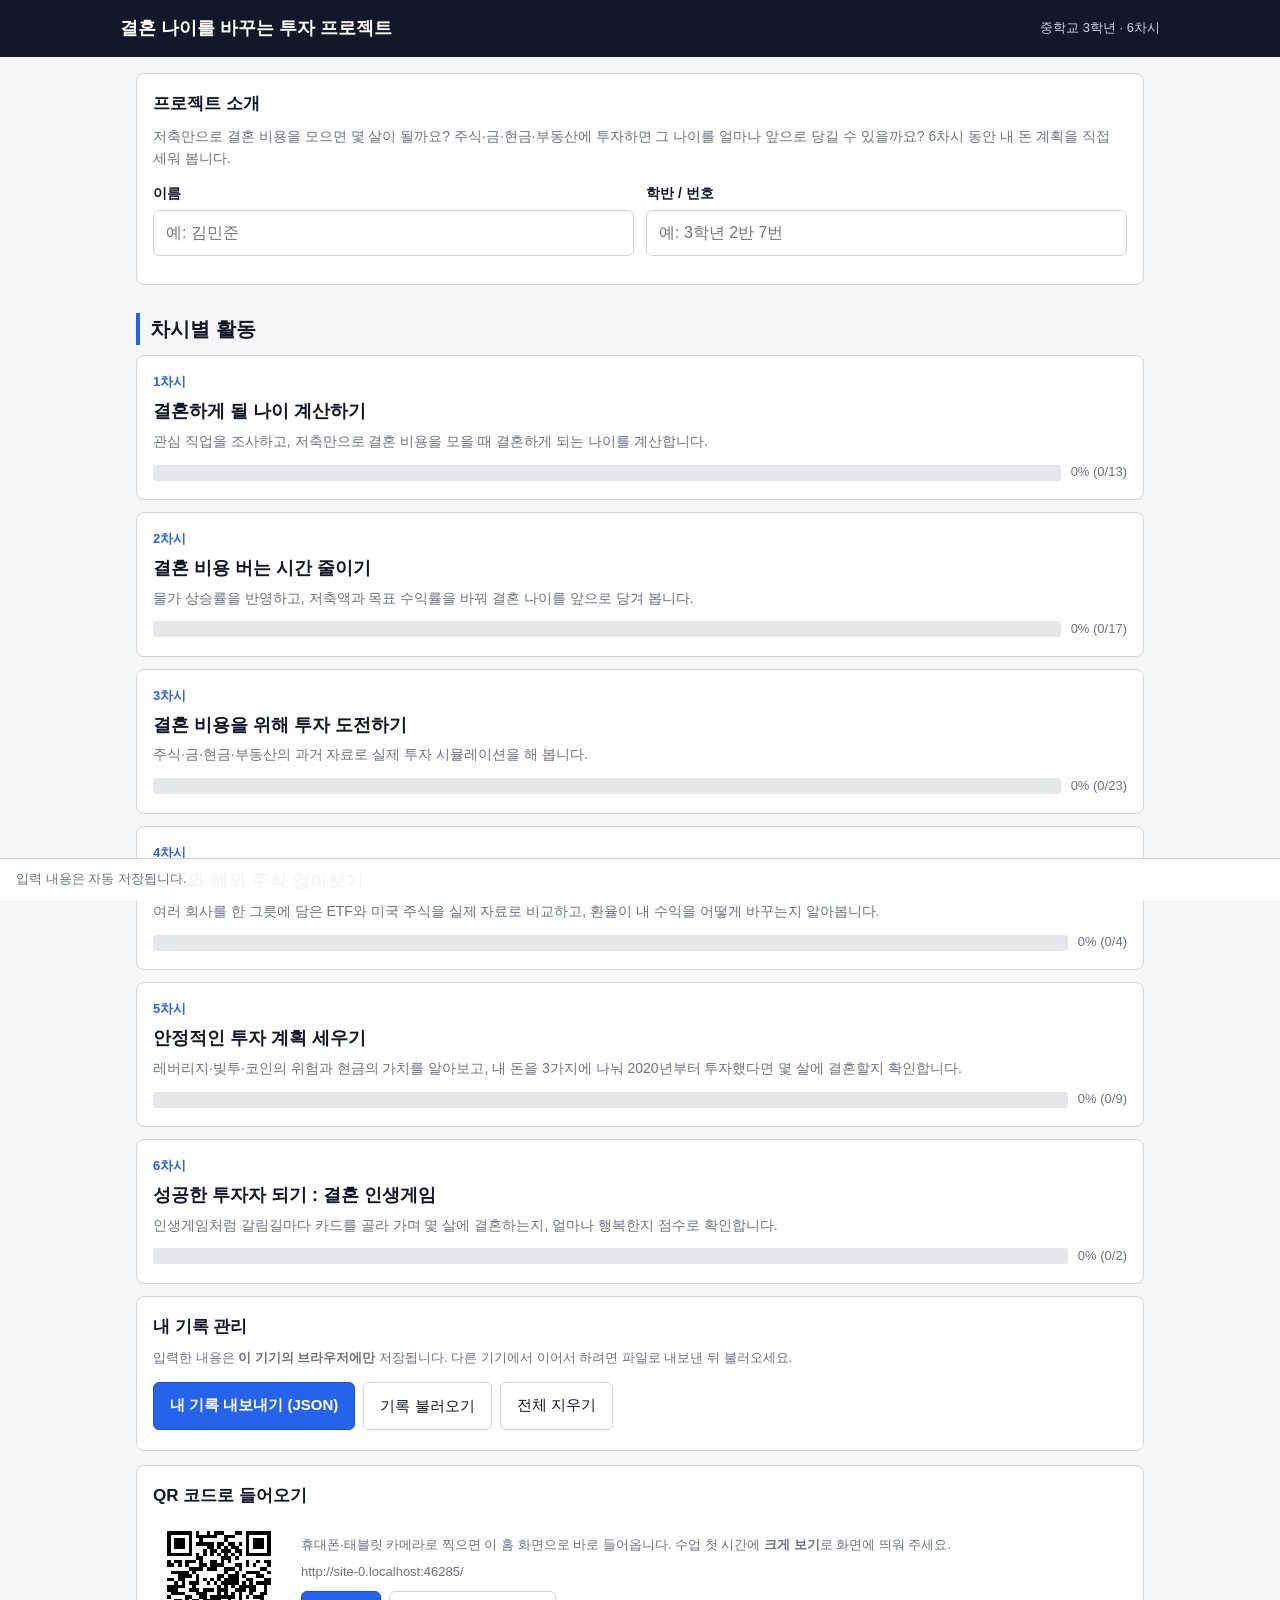
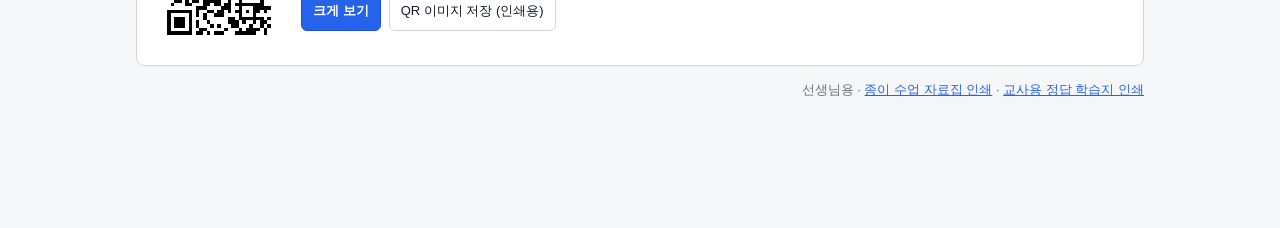
<file: index.html>
<!DOCTYPE html>
<html lang="ko">
<head>
<meta charset="utf-8">
<meta name="viewport" content="width=device-width, initial-scale=1, viewport-fit=cover">
<title>결혼 나이를 바꾸는 투자 프로젝트</title>
<link rel="stylesheet" href="css/style.css">
<style>
  #qrOverlay{position:fixed;inset:0;background:#fff;z-index:80;display:flex;flex-direction:column;align-items:center;justify-content:center;gap:14px;
    padding:24px;padding-top:max(24px,env(safe-area-inset-top));padding-bottom:max(24px,env(safe-area-inset-bottom))}
  #qrOverlay[hidden]{display:none}
  @media print{#qrCard{display:none}}
</style>
</head>
<body>
<header class="top"><div class="inner">
  <h1>결혼 나이를 바꾸는 투자 프로젝트</h1>
  <span class="step">중학교 3학년 · 6차시</span>
</div></header>
<div class="wrap">
<div class="card">
  <h3 style="margin-top:0">프로젝트 소개</h3>
  <p class="lead" style="margin-bottom:12px">저축만으로 결혼 비용을 모으면 몇 살이 될까요?
  주식·금·현금·부동산에 투자하면 그 나이를 얼마나 앞으로 당길 수 있을까요?
  6차시 동안 내 돈 계획을 직접 세워 봅니다.</p>
  <div class="grid2">
    <label class="f"><span class="t">이름</span><input type="text" id="name" data-store="name" placeholder="예: 김민준"></label>
    <label class="f"><span class="t">학반 / 번호</span><input type="text" id="cls" data-store="class" placeholder="예: 3학년 2반 7번"></label>
  </div>
</div>
<h2>차시별 활동</h2>
<div id="cards"></div>
<div class="card">
  <h3 style="margin-top:0">내 기록 관리</h3>
  <p class="help">입력한 내용은 <b>이 기기의 브라우저에만</b> 저장됩니다. 다른 기기에서 이어서 하려면 파일로 내보낸 뒤 불러오세요.</p>
  <div class="btnrow">
    <button type="button" class="btn" id="exp">내 기록 내보내기 (JSON)</button>
    <label class="btn ghost" style="display:inline-flex;align-items:center">기록 불러오기
      <input type="file" id="imp" accept="application/json" style="display:none"></label>
    <button type="button" class="btn ghost" id="del">전체 지우기</button>
  </div>
  <div id="ioMsg" class="help"></div>
</div>
<div class="card" id="qrCard">
  <h3 style="margin-top:0">QR 코드로 들어오기</h3>
  <div style="display:flex;gap:16px;align-items:center;flex-wrap:wrap">
    <div id="qrSmall" style="width:132px;height:132px;flex:0 0 auto"></div>
    <div style="flex:1;min-width:200px">
      <p class="help" style="margin:0 0 6px">휴대폰·태블릿 카메라로 찍으면 이 홈 화면으로 바로 들어옵니다. 수업 첫 시간에 <b>크게 보기</b>로 화면에 띄워 주세요.</p>
      <div class="help" id="qrUrl" style="word-break:break-all"></div>
      <div class="btnrow"><button type="button" class="btn sm" id="qrBig">크게 보기</button>
        <button type="button" class="btn ghost sm" id="qrSave">QR 이미지 저장 (인쇄용)</button></div>
    </div>
  </div>
</div>
<div id="qrOverlay" hidden>
  <div style="font-size:24px;font-weight:700">결혼 나이를 바꾸는 투자 프로젝트</div>
  <div id="qrLarge"></div>
  <div id="qrLargeUrl" style="font-size:18px;color:#374151;word-break:break-all;text-align:center"></div>
  <button type="button" class="btn strong" id="qrClose">닫기</button>
</div>
<p class="help" style="text-align:right">선생님용 · <a href="print.html">종이 수업 자료집 인쇄</a> · <a href="answers.html">교사용 정답 학습지 인쇄</a></p>
</div>
<div class="sticky"><span>입력 내용은 자동 저장됩니다.</span><span id="savedFlag" class="saved"></span></div>
<script src="js/store.js"></script>
<script src="js/qrcode.js"></script>
<script>
(function(){
  var L=[
    {n:1,t:'결혼하게 될 나이 계산하기',d:'관심 직업을 조사하고, 저축만으로 결혼 비용을 모을 때 결혼하게 되는 나이를 계산합니다.',k:'l1',f:'lesson1.html',on:true},
    {n:2,t:'결혼 비용 버는 시간 줄이기',d:'물가 상승률을 반영하고, 저축액과 목표 수익률을 바꿔 결혼 나이를 앞으로 당겨 봅니다.',k:'l2',f:'lesson2.html',on:true},
    {n:3,t:'결혼 비용을 위해 투자 도전하기',d:'주식·금·현금·부동산의 과거 자료로 실제 투자 시뮬레이션을 해 봅니다.',k:'l3',f:'lesson3.html',on:true},
    {n:4,t:'ETF와 해외 주식 알아보기',d:'여러 회사를 한 그릇에 담은 ETF와 미국 주식을 실제 자료로 비교하고, 환율이 내 수익을 어떻게 바꾸는지 알아봅니다.',k:'l4',f:'lesson4.html',on:true},
    {n:5,t:'안정적인 투자 계획 세우기',d:'레버리지·빚투·코인의 위험과 현금의 가치를 알아보고, 내 돈을 3가지에 나눠 2020년부터 투자했다면 몇 살에 결혼할지 확인합니다.',k:'l5',f:'lesson5.html',on:true},
    {n:6,t:'성공한 투자자 되기 : 결혼 인생게임',d:'인생게임처럼 갈림길마다 카드를 골라 가며 몇 살에 결혼하는지, 얼마나 행복한지 점수로 확인합니다.',k:'l6',f:'lesson6.html',on:true}
  ];
  var html='';
  L.forEach(function(x){
    var p=STORE.progress(STORE.KEYS[x.k]||[]);
    html+='<a class="homecard" href="'+x.f+'">'
      +'<div class="n">'+x.n+'차시'+(x.on?'':' · 준비 중')+'</div>'
      +'<div class="ti">'+x.t+'</div><div class="d">'+x.d+'</div>'
      +'<div style="margin-top:10px;display:flex;align-items:center;gap:10px">'
      +'<div class="bar" style="flex:1"><i style="width:'+p.pct+'%"></i></div>'
      +'<span style="font-size:13px;color:#6b7280">'+p.pct+'% ('+p.done+'/'+p.total+')</span></div></a>';
  });
  document.getElementById('cards').innerHTML=html;
  STORE.bind(document);
  /* ---- 홈 화면 QR 코드 (지금 열린 주소로 자동 생성) ---- */
  (function(){
    var url=location.href.split('#')[0].split('?')[0].replace(/index\.html$/,'');
    var ok=/^https?:/.test(url)&&typeof qrcode==='function';
    if(!ok){ document.getElementById('qrUrl').textContent='웹 주소(https://…)로 열었을 때 QR 코드가 만들어집니다.'; return; }
    var qr=qrcode(0,'M'); qr.addData(url); qr.make();
    var n=qr.getModuleCount();
    function svg(px){
      var m=4, size=n+m*2, d='';
      for(var r=0;r<n;r++) for(var c=0;c<n;c++) if(qr.isDark(r,c)) d+='M'+(c+m)+' '+(r+m)+'h1v1h-1z';
      return '<svg xmlns="http://www.w3.org/2000/svg" viewBox="0 0 '+size+' '+size+'" width="'+px+'" height="'+px+'" shape-rendering="crispEdges" role="img" aria-label="홈 화면 QR 코드">'
        +'<rect width="'+size+'" height="'+size+'" fill="#fff"/><path d="'+d+'" fill="#000"/></svg>';
    }
    document.getElementById('qrSmall').innerHTML=svg(132);
    document.getElementById('qrUrl').textContent=url;
    var ov=document.getElementById('qrOverlay');
    document.getElementById('qrBig').addEventListener('click',function(){
      var px=Math.floor(Math.min(window.innerWidth,window.innerHeight-200)*0.9);
      document.getElementById('qrLarge').innerHTML=svg(Math.max(240,px));
      document.getElementById('qrLargeUrl').textContent=url;
      ov.hidden=false; document.getElementById('qrClose').focus();
    });
    function close(){ ov.hidden=true; document.getElementById('qrBig').focus(); }
    document.getElementById('qrClose').addEventListener('click',close);
    document.addEventListener('keydown',function(e){ if(e.key==='Escape'&&!ov.hidden) close(); });
    document.getElementById('qrSave').addEventListener('click',function(){
      var cell=12, m=4, size=(n+m*2)*cell, cv=document.createElement('canvas'); cv.width=cv.height=size;
      var g=cv.getContext('2d'); g.fillStyle='#fff'; g.fillRect(0,0,size,size); g.fillStyle='#000';
      for(var r=0;r<n;r++) for(var c=0;c<n;c++) if(qr.isDark(r,c)) g.fillRect((c+m)*cell,(r+m)*cell,cell,cell);
      var a=document.createElement('a'); a.href=cv.toDataURL('image/png'); a.download='홈화면_QR.png'; document.body.appendChild(a); a.click(); a.remove();
    });
  })();
  document.getElementById('exp').addEventListener('click',function(){ STORE.exportFile(); });
  document.getElementById('imp').addEventListener('change',function(e){
    if(!e.target.files[0]) return;
    STORE.importFile(e.target.files[0],function(ok){
      document.getElementById('ioMsg').textContent=ok?'불러왔습니다. 화면을 새로 고칩니다.':'파일을 읽을 수 없습니다.';
      if(ok) setTimeout(function(){ location.reload(); },700);
    });
  });
  document.getElementById('del').addEventListener('click',function(){
    if(confirm('입력한 모든 내용을 지웁니다. 계속할까요?')){ localStorage.removeItem('wedding-project-v2'); location.reload(); }
  });
})();
</script>
</body></html>
</file>
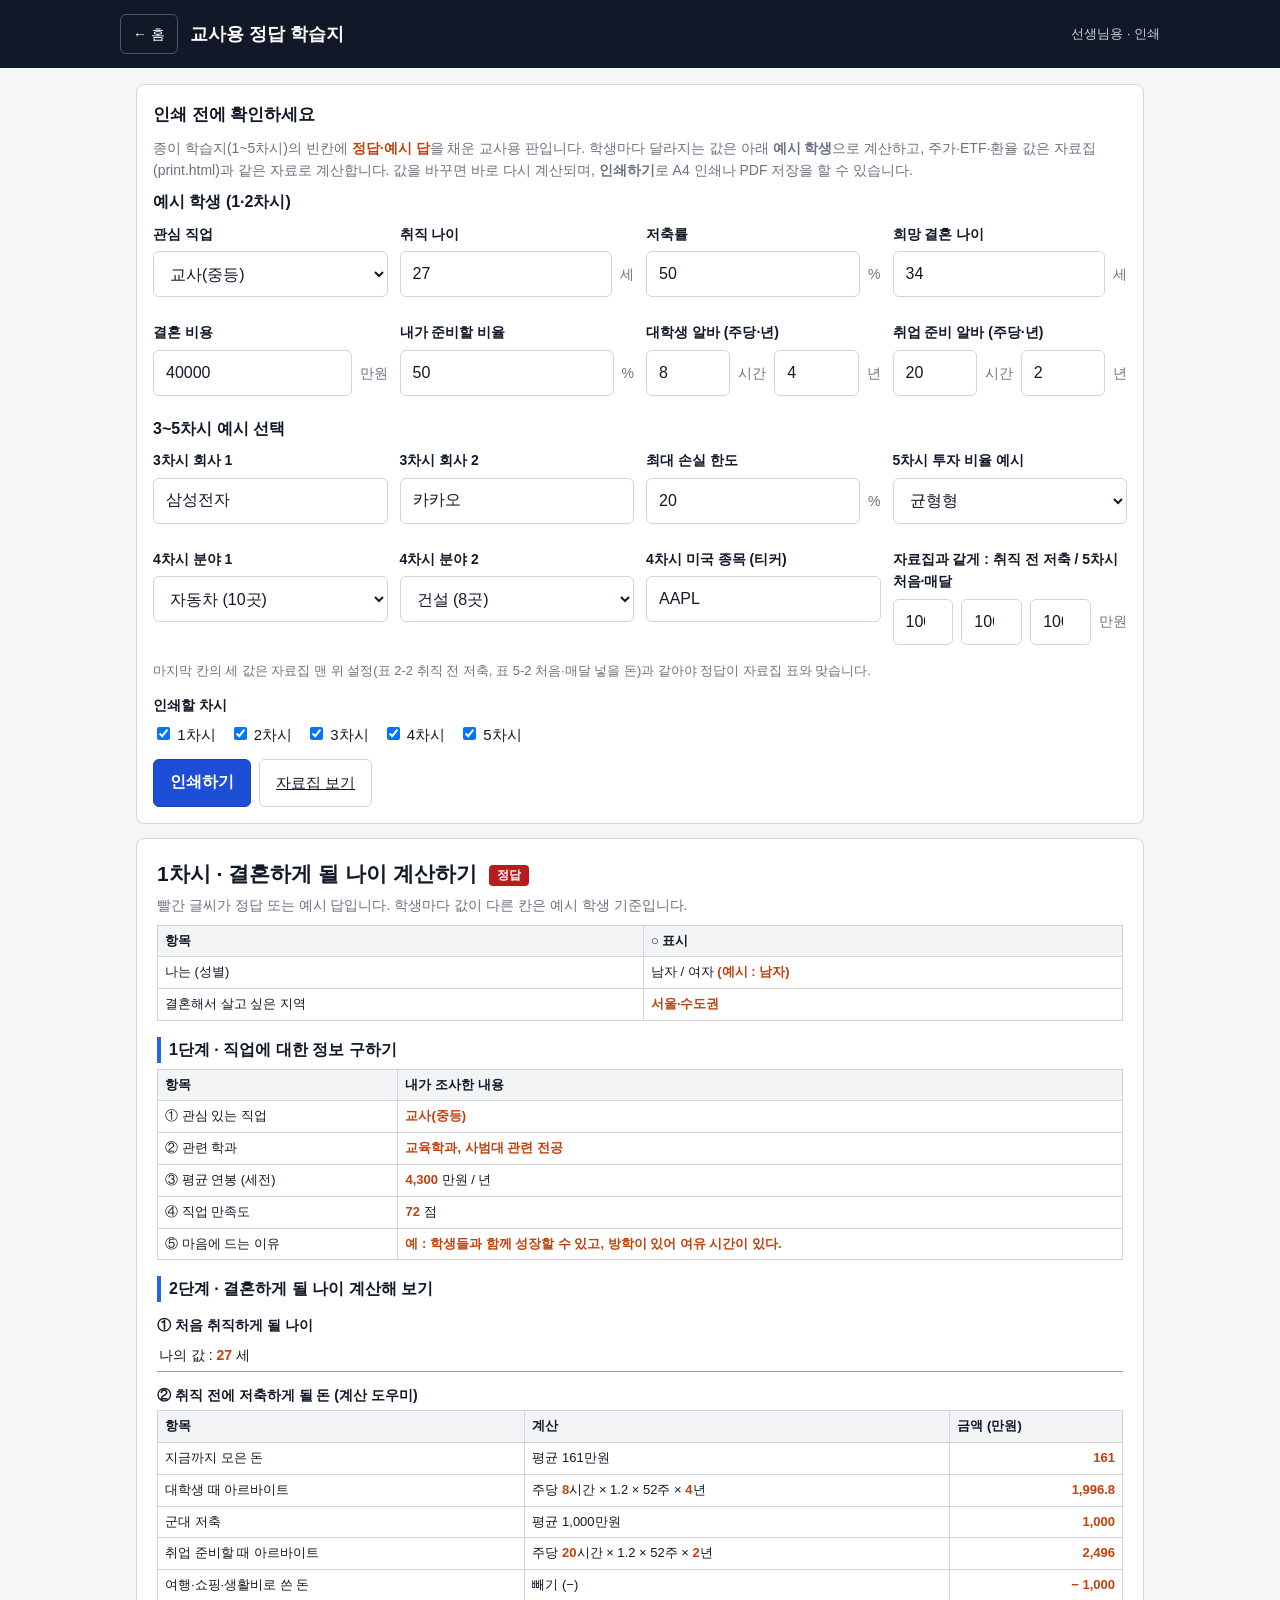
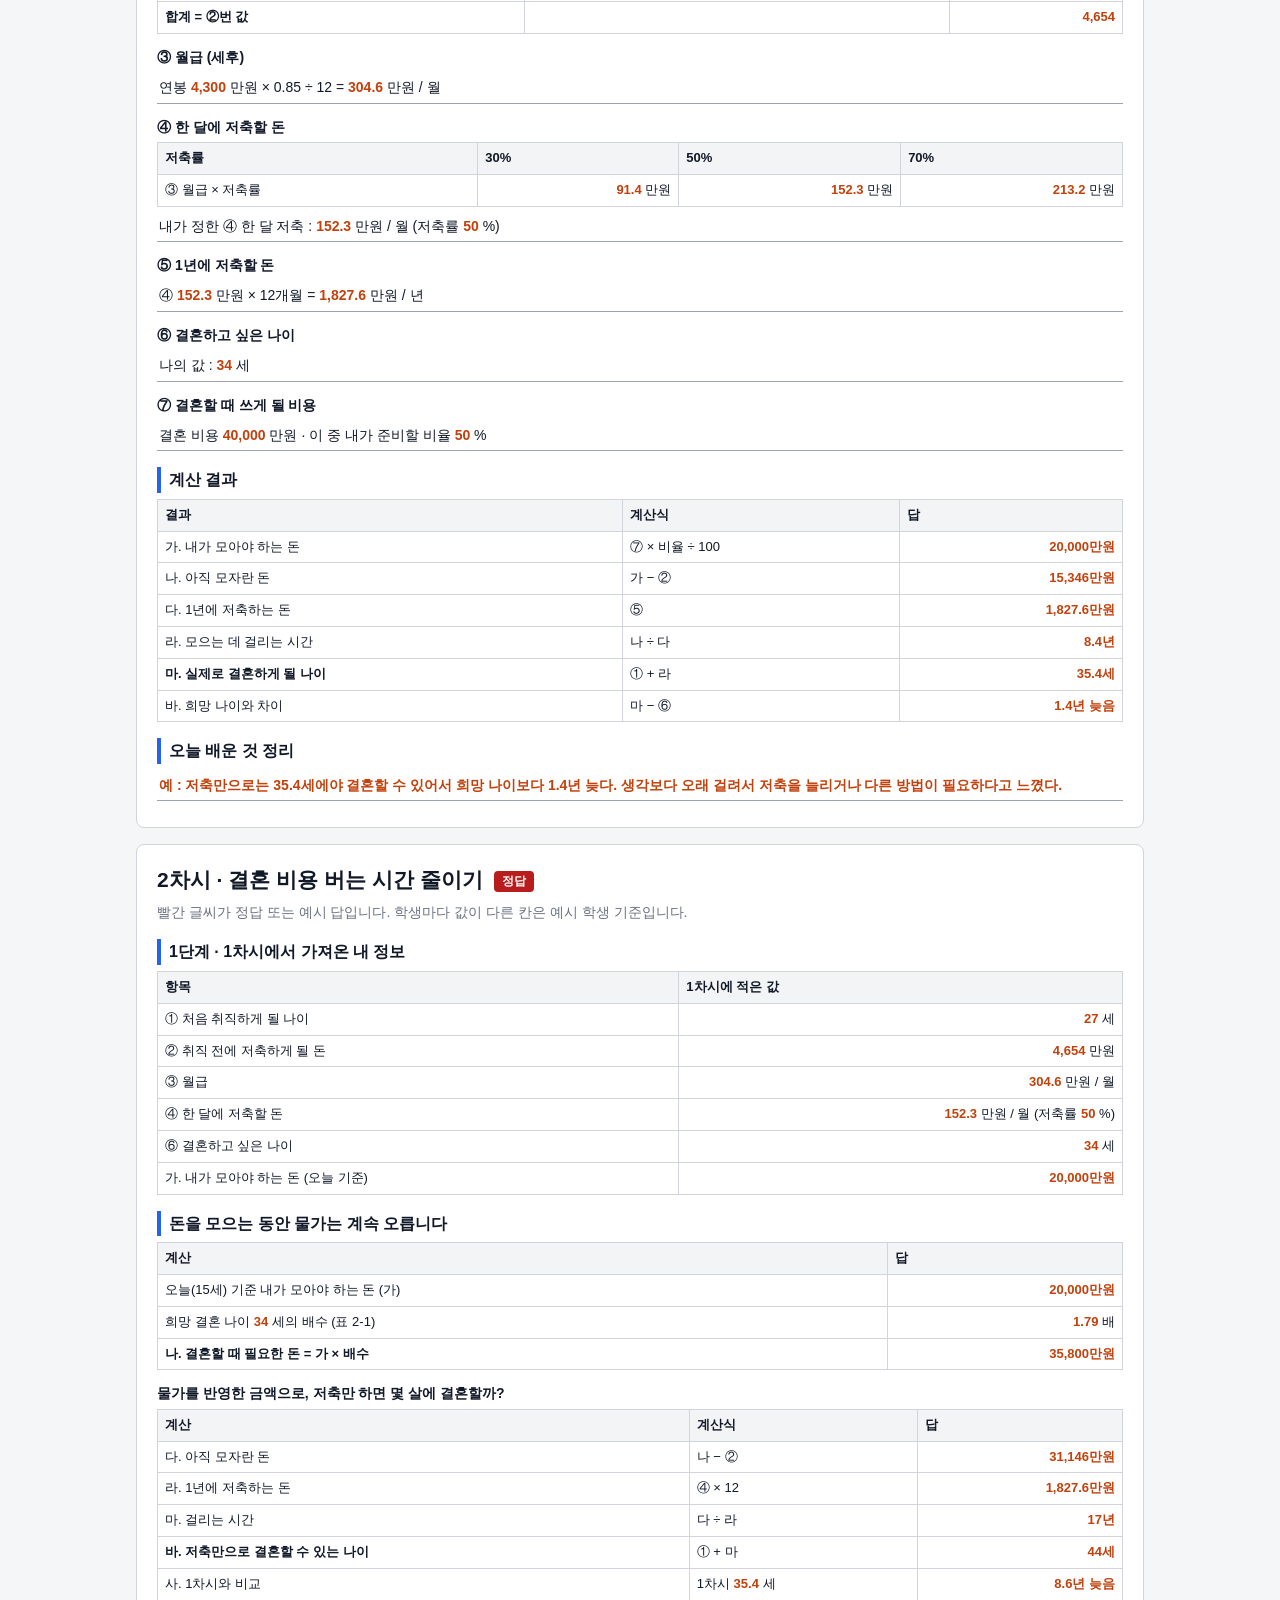
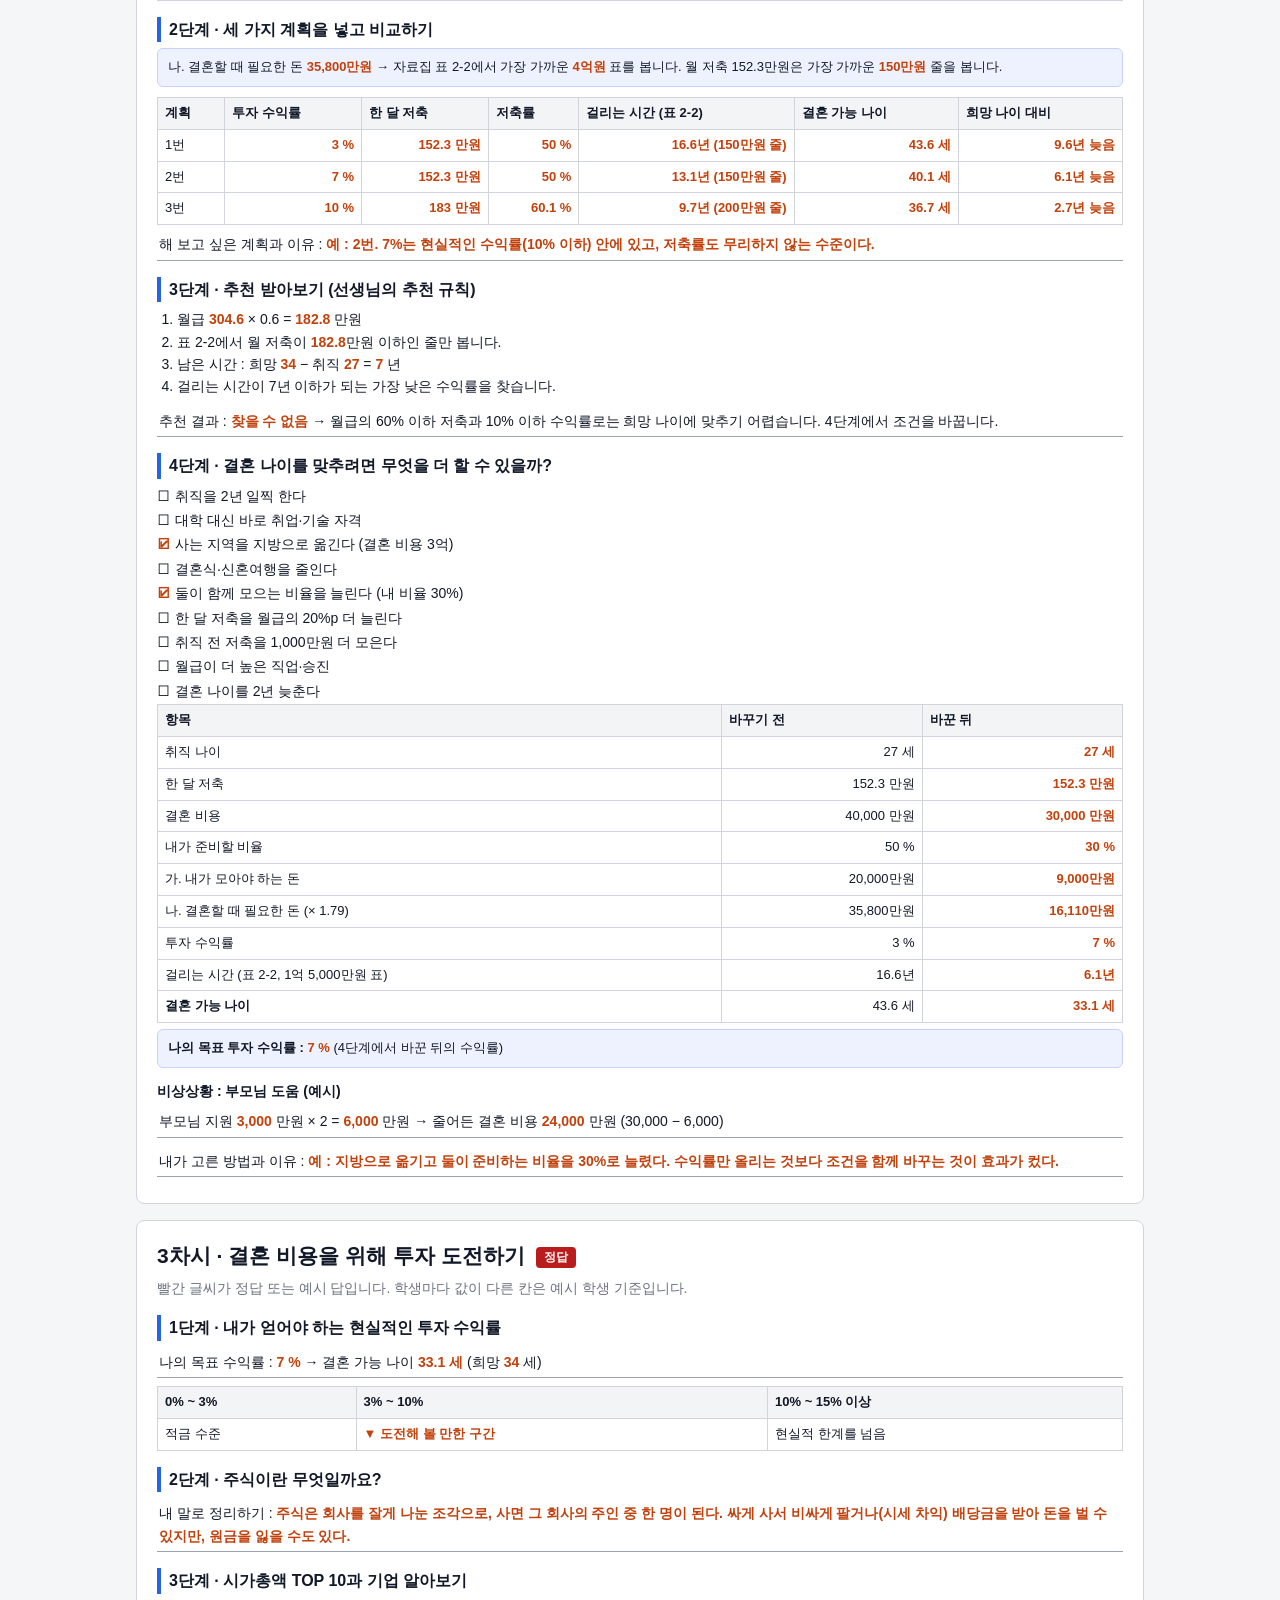
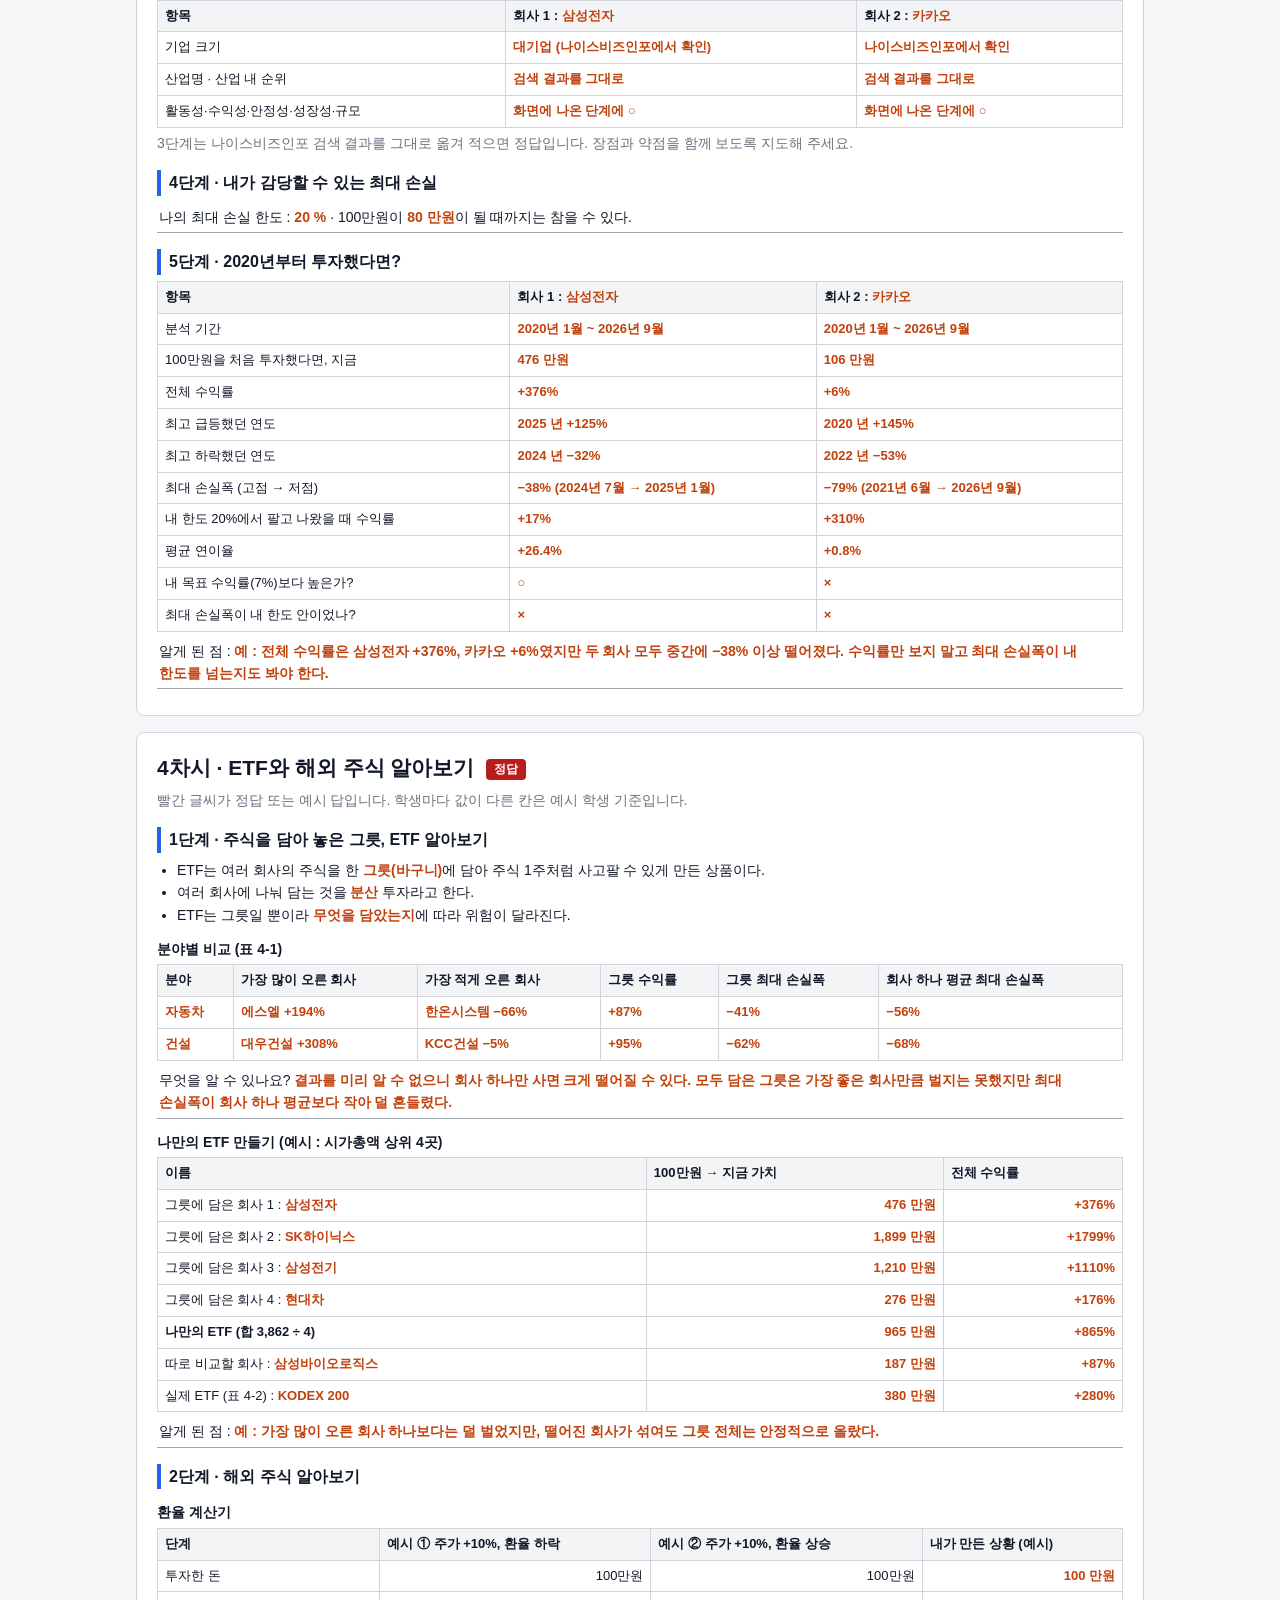
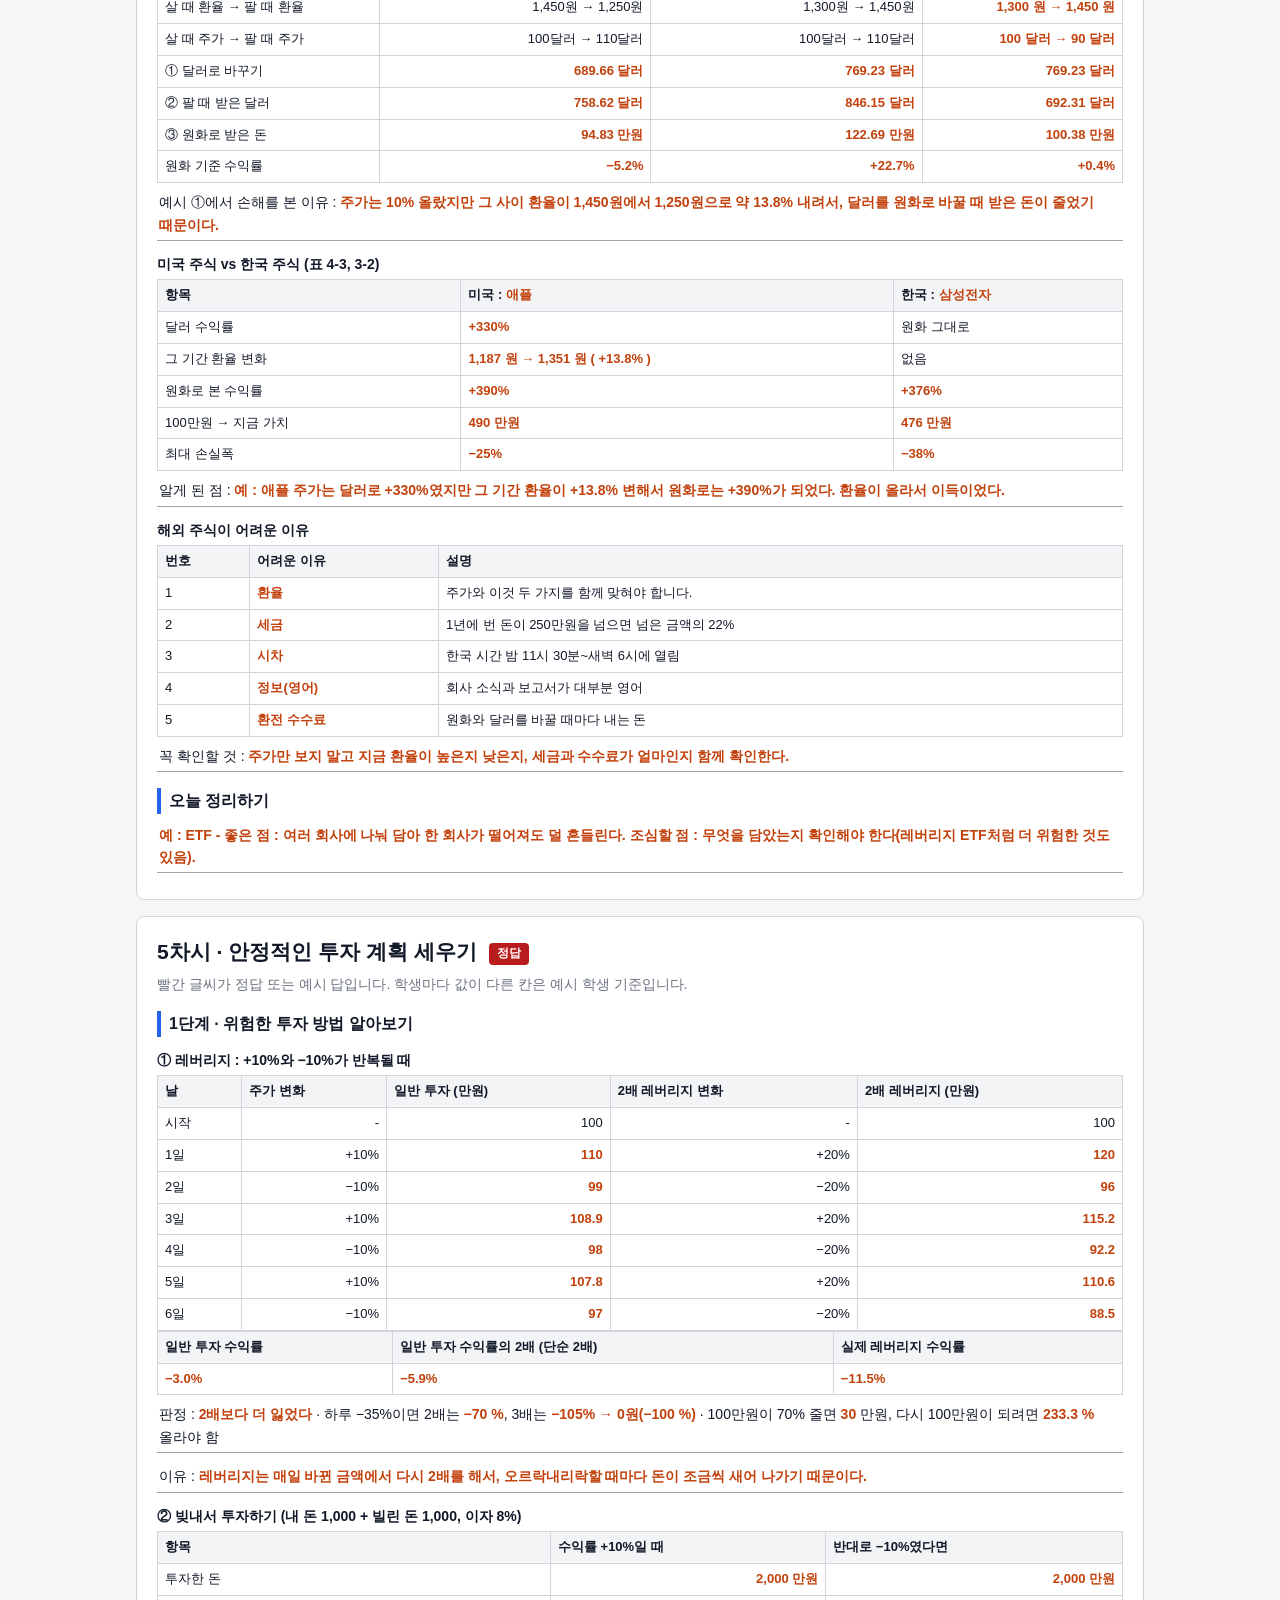
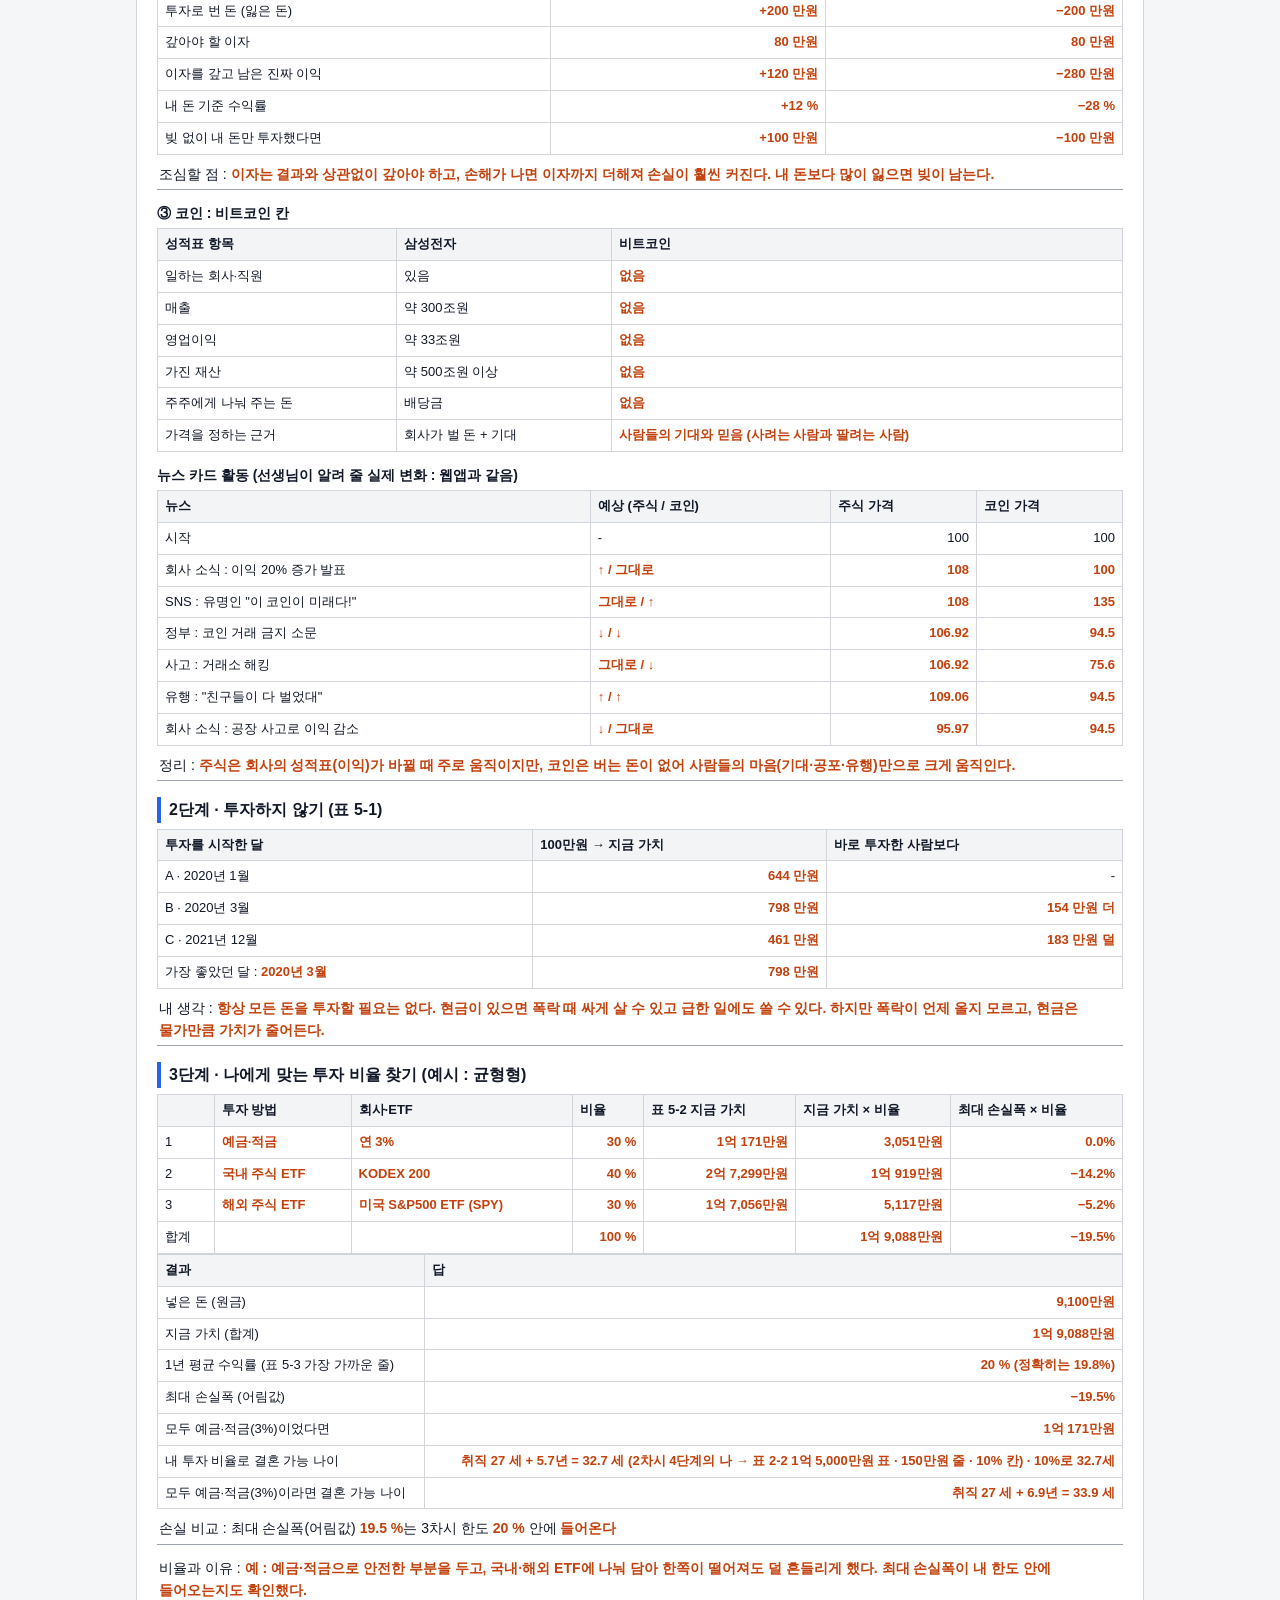
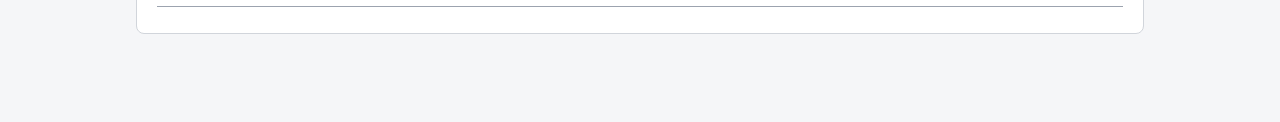
<file: answers.html>
<!DOCTYPE html>
<html lang="ko">
<head>
<meta charset="utf-8">
<meta name="viewport" content="width=device-width, initial-scale=1, viewport-fit=cover">
<title>교사용 정답 학습지 · 결혼 나이를 바꾸는 투자 프로젝트</title>
<link rel="stylesheet" href="css/style.css">
<style>
  body{word-break:keep-all}
  .sheet{background:#fff;border:1px solid var(--line);border-radius:8px;padding:18px 20px;margin-bottom:16px}
  .sheet h2{margin:0 0 4px;font-size:21px;border:0;padding:0}
  .sheet h3{margin:16px 0 6px;font-size:16px;border-left:4px solid var(--primary);padding-left:8px}
  .sheet h4{margin:12px 0 4px;font-size:14px}
  .sheet p{margin:4px 0 8px;font-size:14px}
  .tag{display:inline-block;font-size:12px;font-weight:700;color:#fff;background:#b91c1c;border-radius:4px;padding:1px 8px;margin-left:6px;vertical-align:middle}
  .ans{color:#c2410c;font-weight:700}
  table.t{font-size:13px}
  table.t th,table.t td{padding:5px 7px}
  table.t td.num,table.t th.num{text-align:right}
  table.t td.c{text-align:center}
  .tw{overflow-x:auto}
  .src{font-size:12px;color:var(--muted)}
  .how{border:1px solid #c7d2fe;background:#eef2ff;border-radius:6px;padding:8px 10px;font-size:13px;margin:6px 0 10px}
  .line{border-bottom:1px solid #9ca3af;padding:4px 2px;margin:4px 0 8px;font-size:14px}
  .chk{font-size:14px;margin:2px 0}
  @media print{
    @page{size:A4;margin:12mm 11mm}
    body{background:#fff;font-size:12px}
    .noprint,header.top,.sticky{display:none!important}
    .wrap{max-width:none;padding:0}
    .sheet{border:0;padding:0;margin:0;break-before:page}
    .sheet.first{break-before:auto}
    .pb{break-before:page}
    table.t{font-size:10.5px}
    table.t th,table.t td{padding:3px 5px}
    h3,h4{break-after:avoid}
    tr{break-inside:avoid}
    .ans{-webkit-print-color-adjust:exact;print-color-adjust:exact}
  }
</style>
<script>
  document.write('<script src="js/'+(location.search.indexOf('demo=1')>=0?'stocks-demo.js':'stocks-data.js')+'"><\/script>');
</script>
<script src="js/etf-data.js" onerror="window.ETF_DATA=null"></script>
<script src="js/us-data.js" onerror="window.US_DATA=null"></script>
</head>
<body>
<header class="top"><div class="inner">
  <a class="home" href="index.html">← 홈</a><h1>교사용 정답 학습지</h1><span class="step">선생님용 · 인쇄</span>
</div></header>
<div class="wrap">

<div class="card noprint">
  <h3 style="margin-top:0">인쇄 전에 확인하세요</h3>
  <p class="lead" style="margin-bottom:8px">종이 학습지(1~5차시)의 빈칸에 <b class="ans">정답·예시 답</b>을 채운 교사용 판입니다. 학생마다 달라지는 값은 아래 <b>예시 학생</b>으로 계산하고,
  주가·ETF·환율 값은 자료집(print.html)과 같은 자료로 계산합니다. 값을 바꾸면 바로 다시 계산되며, <b>인쇄하기</b>로 A4 인쇄나 PDF 저장을 할 수 있습니다.</p>
  <h4 style="margin:8px 0">예시 학생 (1·2차시)</h4>
  <div class="grid4">
    <label class="f"><span class="t">관심 직업</span><select id="aJob"></select></label>
    <label class="f"><span class="t">취직 나이</span><div class="unit"><input type="number" id="aJobAge" value="27"><span class="u">세</span></div></label>
    <label class="f"><span class="t">저축률</span><div class="unit"><input type="number" id="aRate" value="50"><span class="u">%</span></div></label>
    <label class="f"><span class="t">희망 결혼 나이</span><div class="unit"><input type="number" id="aWish" value="34"><span class="u">세</span></div></label>
    <label class="f"><span class="t">결혼 비용</span><div class="unit"><input type="number" id="aCost" value="40000"><span class="u">만원</span></div></label>
    <label class="f"><span class="t">내가 준비할 비율</span><div class="unit"><input type="number" id="aShare" value="50"><span class="u">%</span></div></label>
    <label class="f"><span class="t">대학생 알바 (주당·년)</span><div class="unit"><input type="number" id="aH1" value="8"><span class="u">시간</span><input type="number" id="aY1" value="4"><span class="u">년</span></div></label>
    <label class="f"><span class="t">취업 준비 알바 (주당·년)</span><div class="unit"><input type="number" id="aH2" value="20"><span class="u">시간</span><input type="number" id="aY2" value="2"><span class="u">년</span></div></label>
  </div>
  <h4 style="margin:8px 0">3~5차시 예시 선택</h4>
  <div class="grid4">
    <label class="f"><span class="t">3차시 회사 1</span><input type="text" id="aC1" value="삼성전자"></label>
    <label class="f"><span class="t">3차시 회사 2</span><input type="text" id="aC2" value="카카오"></label>
    <label class="f"><span class="t">최대 손실 한도</span><div class="unit"><input type="number" id="aLim" value="20"><span class="u">%</span></div></label>
    <label class="f"><span class="t">5차시 투자 비율 예시</span><select id="aPf"><option value="safe">안정형</option><option value="mid" selected>균형형</option><option value="agg">공격형</option></select></label>
    <label class="f"><span class="t">4차시 분야 1</span><select id="aS1"></select></label>
    <label class="f"><span class="t">4차시 분야 2</span><select id="aS2"></select></label>
    <label class="f"><span class="t">4차시 미국 종목 (티커)</span><input type="text" id="aUS" value="AAPL"></label>
    <label class="f"><span class="t">자료집과 같게 : 취직 전 저축 / 5차시 처음·매달</span><div class="unit"><input type="number" id="aPre" value="1000"><input type="number" id="aX" value="1000"><input type="number" id="aY" value="100"><span class="u">만원</span></div></label>
  </div>
  <p class="help">마지막 칸의 세 값은 자료집 맨 위 설정(표 2-2 취직 전 저축, 표 5-2 처음·매달 넣을 돈)과 같아야 정답이 자료집 표와 맞습니다.</p>
  <label class="f"><span class="t">인쇄할 차시</span>
    <span style="display:flex;gap:14px;flex-wrap:wrap;font-size:15px">
      <label><input type="checkbox" class="pick" value="1" checked> 1차시</label><label><input type="checkbox" class="pick" value="2" checked> 2차시</label>
      <label><input type="checkbox" class="pick" value="3" checked> 3차시</label><label><input type="checkbox" class="pick" value="4" checked> 4차시</label>
      <label><input type="checkbox" class="pick" value="5" checked> 5차시</label></span></label>
  <div class="btnrow"><button type="button" class="btn strong" onclick="window.print()">인쇄하기</button><a class="btn ghost" href="print.html">자료집 보기</a></div>
  <div id="warn"></div>
</div>

<div id="out"></div>
</div>

<script src="js/jobs-data.js"></script>
<script src="js/calc.js"></script>
<script src="js/invest.js"></script>
<script src="js/market.js"></script>
<script>
(function(){
  var $=function(id){return document.getElementById(id);};
  var esc=function(s){return String(s).replace(/[&<>"]/g,function(c){return {'&':'&amp;','<':'&lt;','>':'&gt;','"':'&quot;'}[c];});};
  var M=window.MKT, ITEMS=M.ITEMS, pct=INVEST.pct, ym=INVEST.mLabel, won=CALC.won, n1=CALC.n1;
  function val(id){ var v=parseFloat($(id).value); return isFinite(v)?v:0; }
  function A(v){ return '<span class="ans">'+v+'</span>'; }
  function f1(v){ return (Math.round(v*10)/10).toLocaleString(undefined,{maximumFractionDigits:1}); }
  function f2(v){ return (Math.round(v*100)/100).toLocaleString(undefined,{maximumFractionDigits:2}); }
  function man(v){ return f1(v)+'만원'; }
  function T(head,rows,opt){
    opt=opt||{};
    return '<div class="tw"><table class="t"><tr>'+head.map(function(h){ return '<th>'+h+'</th>'; }).join('')+'</tr>'
      +rows.map(function(r){ return '<tr>'+r.map(function(c,i){ var cl=(opt.num&&i>=opt.num)?' class="num"':''; return '<td'+cl+'>'+c+'</td>'; }).join('')+'</tr>'; }).join('')+'</table></div>';
  }
  function box(h){ return '<div class="how">'+h+'</div>'; }
  function line(h){ return '<div class="line">'+h+'</div>'; }
  function chk(on,t){ return '<div class="chk">'+(on?'<span class="ans">☑</span>':'☐')+' '+t+'</div>'; }
  function head(n,title){ return '<h2>'+n+'차시 · '+title+' <span class="tag">정답</span></h2><p class="src">빨간 글씨가 정답 또는 예시 답입니다. 학생마다 값이 다른 칸은 예시 학생 기준입니다.</p>'; }

  /* ---------- 공통 계산 ---------- */
  var TARGETS=[5000,10000,15000,20000,25000,30000,40000], SAVES=[50,80,100,120,150,200,250,300], RATES=[0,3,5,7,9.2,10];
  function nearest(list,x){ var b=list[0]; list.forEach(function(v){ if(Math.abs(v-x)<Math.abs(b-x)) b=v; }); return b; }
  function years22(T,mon,rate){ var s=CALC.simulate({nowAge:0,jobAge:0,preSave:val('aPre'),monthlySave:mon,rate:rate,weddingCost:T,share:100,infl:0,maxAge:30}); return s.age; }
  function ytxt(y){ return y===null?'못 모음':f1(y)+'년'; }
  function student(){
    var J=(window.JOBS||[]).filter(function(j){ return j.name===$('aJob').value; })[0]||{name:'교사(중등)',major:'교육학과, 사범대 관련 전공',salary:4300,satisfaction:72};
    var uni=val('aH1')*1.2*52*val('aY1'), prep=val('aH2')*1.2*52*val('aY2');
    var pre=Math.round(161+uni+1000+prep-1000);
    var pay=Math.round(J.salary*0.85/12*10)/10, mon=Math.round(pay*val('aRate')/100*10)/10;
    var o={J:J,uni:uni,prep:prep,pre:pre,pay:pay,mon:mon,year:mon*12,job:val('aJobAge'),wish:val('aWish'),cost:val('aCost'),share:val('aShare')};
    o.ga=o.cost*o.share/100; o.short=o.ga-o.pre; o.yrs=o.short/o.year; o.age1=o.job+o.yrs;
    o.mult=Math.round(Math.pow(1.031,o.wish-15)*100)/100; o.na=o.ga*o.mult;
    /* 2차시 4단계 예시 : 지방 3억 + 내 비율 30%, 수익률 7% */
    o.ga4=30000*30/100; o.na4=o.ga4*o.mult; o.T4=nearest(TARGETS,o.na4); o.y4=years22(o.T4,nearest(SAVES,o.mon),7);
    return o;
  }

  /* ---------- 1차시 ---------- */
  function s1(S){
    var J=S.J;
    return head(1,'결혼하게 될 나이 계산하기')
      +T(['항목','○ 표시'],[['나는 (성별)','남자 / 여자 '+A('(예시 : 남자)')],['결혼해서 살고 싶은 지역',A(S.cost>=40000?'서울·수도권':'지방')]])
      +'<h3>1단계 · 직업에 대한 정보 구하기</h3>'
      +T(['항목','내가 조사한 내용'],[['① 관심 있는 직업',A(esc(J.name))],['② 관련 학과',A(esc(J.major))],['③ 평균 연봉 (세전)',A(J.salary.toLocaleString())+' 만원 / 년'],
        ['④ 직업 만족도',A(J.satisfaction)+' 점'],['⑤ 마음에 드는 이유',A('예 : 학생들과 함께 성장할 수 있고, 방학이 있어 여유 시간이 있다.')]])
      +'<h3 class="pb">2단계 · 결혼하게 될 나이 계산해 보기</h3>'
      +'<h4>① 처음 취직하게 될 나이</h4>'+line('나의 값 : '+A(S.job)+' 세')
      +'<h4>② 취직 전에 저축하게 될 돈 (계산 도우미)</h4>'
      +T(['항목','계산','금액 (만원)'],[['지금까지 모은 돈','평균 161만원',A('161')],
        ['대학생 때 아르바이트','주당 '+A(val('aH1'))+'시간 × 1.2 × 52주 × '+A(val('aY1'))+'년',A(f1(S.uni))],
        ['군대 저축','평균 1,000만원',A('1,000')],
        ['취업 준비할 때 아르바이트','주당 '+A(val('aH2'))+'시간 × 1.2 × 52주 × '+A(val('aY2'))+'년',A(f1(S.prep))],
        ['여행·쇼핑·생활비로 쓴 돈','빼기 (−)',A('− 1,000')],['<b>합계 = ②번 값</b>','',A(S.pre.toLocaleString())]],{num:2})
      +'<h4>③ 월급 (세후)</h4>'+line('연봉 '+A(J.salary.toLocaleString())+' 만원 × 0.85 ÷ 12 = '+A(f1(S.pay))+' 만원 / 월')
      +'<h4>④ 한 달에 저축할 돈</h4>'
      +T(['저축률','30%','50%','70%'],[['③ 월급 × 저축률',A(f1(S.pay*0.3))+' 만원',A(f1(S.pay*0.5))+' 만원',A(f1(S.pay*0.7))+' 만원']],{num:1})
      +line('내가 정한 ④ 한 달 저축 : '+A(f1(S.mon))+' 만원 / 월 (저축률 '+A(val('aRate'))+' %)')
      +'<h4>⑤ 1년에 저축할 돈</h4>'+line('④ '+A(f1(S.mon))+' 만원 × 12개월 = '+A(f1(S.year))+' 만원 / 년')
      +'<h4>⑥ 결혼하고 싶은 나이</h4>'+line('나의 값 : '+A(S.wish)+' 세')
      +'<h4>⑦ 결혼할 때 쓰게 될 비용</h4>'+line('결혼 비용 '+A(S.cost.toLocaleString())+' 만원 · 이 중 내가 준비할 비율 '+A(S.share)+' %')
      +'<h3 class="pb">계산 결과</h3>'
      +T(['결과','계산식','답'],[['가. 내가 모아야 하는 돈','⑦ × 비율 ÷ 100',A(man(S.ga))],['나. 아직 모자란 돈','가 − ②',A(man(S.short))],
        ['다. 1년에 저축하는 돈','⑤',A(man(S.year))],['라. 모으는 데 걸리는 시간','나 ÷ 다',A(f1(S.yrs)+'년')],
        ['<b>마. 실제로 결혼하게 될 나이</b>','① + 라',A(f1(S.age1)+'세')],['바. 희망 나이와 차이','마 − ⑥',A(f1(Math.abs(S.age1-S.wish))+'년 '+(S.age1>=S.wish?'늦음':'빠름'))]],{num:2})
      +'<h3>오늘 배운 것 정리</h3>'+line(A('예 : 저축만으로는 '+f1(S.age1)+'세에야 결혼할 수 있어서 희망 나이보다 '+f1(Math.abs(S.age1-S.wish))+'년 '+(S.age1>=S.wish?'늦다':'빠르다')+'. 생각보다 오래 걸려서 저축을 늘리거나 다른 방법이 필요하다고 느꼈다.'));
  }

  /* ---------- 2차시 ---------- */
  function s2(S){
    var T0=nearest(TARGETS,S.na), rowMon=nearest(SAVES,S.mon);
    var short2=S.na-S.pre, y2=short2/S.year, age2=S.job+y2;
    var plans=[{r:3,m:S.mon},{r:7,m:S.mon},{r:10,m:Math.round(S.pay*0.6)}].map(function(p){ var row=nearest(SAVES,p.m), y=years22(T0,row,p.r); return {r:p.r,m:p.m,row:row,y:y,age:y===null?null:S.job+y}; });
    var lim=S.pay*0.6, remain=S.wish-S.job, rec=null;
    [3,5,7,9.2,10].forEach(function(r){ if(rec) return; SAVES.filter(function(m){ return m<=lim; }).forEach(function(m){ if(rec&&rec.r===r) return; var y=years22(T0,m,r); if(y!==null&&y<=remain&&(!rec)) rec={r:r,m:m,y:y}; }); });
    /* 4단계 예시 : 지방 3억 + 내 비율 30%, 수익률 7% */
    var ga4=S.ga4, na4=S.na4, T4=S.T4, y4=S.y4;
    return head(2,'결혼 비용 버는 시간 줄이기')
      +'<h3>1단계 · 1차시에서 가져온 내 정보</h3>'
      +T(['항목','1차시에 적은 값'],[['① 처음 취직하게 될 나이',A(S.job)+' 세'],['② 취직 전에 저축하게 될 돈',A(S.pre.toLocaleString())+' 만원'],['③ 월급',A(f1(S.pay))+' 만원 / 월'],
        ['④ 한 달에 저축할 돈',A(f1(S.mon))+' 만원 / 월 (저축률 '+A(val('aRate'))+' %)'],['⑥ 결혼하고 싶은 나이',A(S.wish)+' 세'],['가. 내가 모아야 하는 돈 (오늘 기준)',A(man(S.ga))]],{num:1})
      +'<h3>돈을 모으는 동안 물가는 계속 오릅니다</h3>'
      +T(['계산','답'],[['오늘(15세) 기준 내가 모아야 하는 돈 (가)',A(man(S.ga))],['희망 결혼 나이 '+A(S.wish)+' 세의 배수 (표 2-1)',A(f2(S.mult))+' 배'],['<b>나. 결혼할 때 필요한 돈 = 가 × 배수</b>',A(man(S.na))]],{num:1})
      +'<h4>물가를 반영한 금액으로, 저축만 하면 몇 살에 결혼할까?</h4>'
      +T(['계산','계산식','답'],[['다. 아직 모자란 돈','나 − ②',A(man(short2))],['라. 1년에 저축하는 돈','④ × 12',A(man(S.year))],['마. 걸리는 시간','다 ÷ 라',A(f1(y2)+'년')],
        ['<b>바. 저축만으로 결혼할 수 있는 나이</b>','① + 마',A(f1(age2)+'세')],['사. 1차시와 비교','1차시 '+A(f1(S.age1))+' 세',A(f1(age2-S.age1)+'년 늦음')]],{num:2})
      +'<h3 class="pb">2단계 · 세 가지 계획을 넣고 비교하기</h3>'
      +box('나. 결혼할 때 필요한 돈 '+A(man(S.na))+' → 자료집 표 2-2에서 가장 가까운 <b>'+A(won(T0))+'</b> 표를 봅니다. 월 저축 '+f1(S.mon)+'만원은 가장 가까운 <b>'+A(rowMon+'만원')+'</b> 줄을 봅니다.')
      +T(['계획','투자 수익률','한 달 저축','저축률','걸리는 시간 (표 2-2)','결혼 가능 나이','희망 나이 대비'],plans.map(function(p,i){
        return [(i+1)+'번',A(p.r+' %'),A(f1(p.m)+' 만원'),A(f1(p.m/S.pay*100)+' %'),A(ytxt(p.y)+(p.row!==p.m?' ('+p.row+'만원 줄)':'')),A(p.age===null?'못 모음':f1(p.age)+' 세'),A(p.age===null?'-':f1(Math.abs(p.age-S.wish))+'년 '+(p.age>S.wish?'늦음':'빠름'))]; }),{num:1})
      +line('해 보고 싶은 계획과 이유 : '+A('예 : 2번. 7%는 현실적인 수익률(10% 이하) 안에 있고, 저축률도 무리하지 않는 수준이다.'))
      +'<h3>3단계 · 추천 받아보기 (선생님의 추천 규칙)</h3>'
      +'<ol style="font-size:14px;margin:4px 0 8px;padding-left:20px"><li>월급 '+A(f1(S.pay))+' × 0.6 = '+A(f1(lim))+' 만원</li><li>표 2-2에서 월 저축이 '+A(f1(lim))+'만원 이하인 줄만 봅니다.</li>'
      +'<li>남은 시간 : 희망 '+A(S.wish)+' − 취직 '+A(S.job)+' = '+A(f1(remain))+' 년</li><li>걸리는 시간이 '+f1(remain)+'년 이하가 되는 가장 낮은 수익률을 찾습니다.</li></ol>'
      +line(rec?('추천 결과 : 수익률 '+A(rec.r+' %')+', 한 달 저축 '+A(rec.m+' 만원')+', 걸리는 시간 '+A(f1(rec.y)+' 년')+' → 결혼 가능 나이 '+A(f1(S.job+rec.y)+' 세'))
        :('추천 결과 : '+A('찾을 수 없음')+' → 월급의 60% 이하 저축과 10% 이하 수익률로는 희망 나이에 맞추기 어렵습니다. 4단계에서 조건을 바꿉니다.'))
      +'<h3 class="pb">4단계 · 결혼 나이를 맞추려면 무엇을 더 할 수 있을까?</h3>'
      +chk(false,'취직을 2년 일찍 한다')+chk(false,'대학 대신 바로 취업·기술 자격')+chk(true,'사는 지역을 지방으로 옮긴다 (결혼 비용 3억)')+chk(false,'결혼식·신혼여행을 줄인다')
      +chk(true,'둘이 함께 모으는 비율을 늘린다 (내 비율 30%)')+chk(false,'한 달 저축을 월급의 20%p 더 늘린다')+chk(false,'취직 전 저축을 1,000만원 더 모은다')+chk(false,'월급이 더 높은 직업·승진')+chk(false,'결혼 나이를 2년 늦춘다')
      +T(['항목','바꾸기 전','바꾼 뒤'],[['취직 나이',S.job+' 세',A(S.job+' 세')],['한 달 저축',f1(S.mon)+' 만원',A(f1(S.mon)+' 만원')],['결혼 비용',S.cost.toLocaleString()+' 만원',A('30,000 만원')],
        ['내가 준비할 비율',S.share+' %',A('30 %')],['가. 내가 모아야 하는 돈',man(S.ga),A(man(ga4))],['나. 결혼할 때 필요한 돈 (× '+f2(S.mult)+')',man(S.na),A(man(na4))],
        ['투자 수익률','3 %',A('7 %')],['걸리는 시간 (표 2-2, '+won(T4)+' 표)',ytxt(plans[0].y),A(ytxt(y4))],['<b>결혼 가능 나이</b>',plans[0].age===null?'못 모음':f1(plans[0].age)+' 세',A(y4===null?'못 모음':f1(S.job+y4)+' 세')]],{num:1})
      +box('<b>나의 목표 투자 수익률 : '+A('7 %')+'</b> (4단계에서 바꾼 뒤의 수익률)')
      +'<h4>비상상황 : 부모님 도움 (예시)</h4>'+line('부모님 지원 '+A('3,000')+' 만원 × 2 = '+A('6,000')+' 만원 → 줄어든 결혼 비용 '+A('24,000')+' 만원 (30,000 − 6,000)')
      +line('내가 고른 방법과 이유 : '+A('예 : 지방으로 옮기고 둘이 준비하는 비율을 30%로 늘렸다. 수익률만 올리는 것보다 조건을 함께 바꾸는 것이 효과가 컸다.'));
  }

  /* ---------- 3차시 ---------- */
  function comp(name){ var id=M.byName(name); if(!id||ITEMS[id].kind!=='주식') return null; var it=ITEMS[id];
    return {it:it,a:INVEST.analyze({months:it.months,prices:it.prices},val('aLim'))}; }
  function s3(S){
    var lim=val('aLim'), goal=7, c=[comp($('aC1').value),comp($('aC2').value)];
    var y4=S.y4;   /* 2차시 4단계 예시와 같은 값 */
    function col(k,f){ return c[k]?f(c[k]):A('자료에 없는 회사'); }
    function row(label,f){ return [label,col(0,f),col(1,f)]; }
    return head(3,'결혼 비용을 위해 투자 도전하기')
      +'<h3>1단계 · 내가 얻어야 하는 현실적인 투자 수익률</h3>'
      +line('나의 목표 수익률 : '+A(goal+' %')+' → 결혼 가능 나이 '+A(y4===null?'못 모음':f1(S.job+y4)+' 세')+' (희망 '+A(S.wish)+' 세)')
      +T(['0% ~ 3%','3% ~ 10%','10% ~ 15% 이상'],[['적금 수준',A('▼ 도전해 볼 만한 구간'),'현실적 한계를 넘음']])
      +'<h3>2단계 · 주식이란 무엇일까요?</h3>'
      +line('내 말로 정리하기 : '+A('주식은 회사를 잘게 나눈 조각으로, 사면 그 회사의 주인 중 한 명이 된다. 싸게 사서 비싸게 팔거나(시세 차익) 배당금을 받아 돈을 벌 수 있지만, 원금을 잃을 수도 있다.'))
      +'<h3>3단계 · 시가총액 TOP 10과 기업 알아보기</h3>'
      +T(['항목','회사 1 : '+A(esc($('aC1').value)),'회사 2 : '+A(esc($('aC2').value))],[['기업 크기',A('대기업 (나이스비즈인포에서 확인)'),A('나이스비즈인포에서 확인')],
        ['산업명 · 산업 내 순위',A('검색 결과를 그대로'),A('검색 결과를 그대로')],['활동성·수익성·안정성·성장성·규모',A('화면에 나온 단계에 ○'),A('화면에 나온 단계에 ○')]])
      +'<p class="src">3단계는 나이스비즈인포 검색 결과를 그대로 옮겨 적으면 정답입니다. 장점과 약점을 함께 보도록 지도해 주세요.</p>'
      +'<h3>4단계 · 내가 감당할 수 있는 최대 손실</h3>'+line('나의 최대 손실 한도 : '+A(lim+' %')+' · 100만원이 '+A((100-lim)+' 만원')+'이 될 때까지는 참을 수 있다.')
      +'<h3 class="pb">5단계 · 2020년부터 투자했다면?</h3>'
      +T(['항목','회사 1 : '+A(esc($('aC1').value)),'회사 2 : '+A(esc($('aC2').value))],[
        row('분석 기간',function(x){ return A(ym(x.a.first)+' ~ '+ym(x.a.last)); }),
        row('100만원을 처음 투자했다면, 지금',function(x){ return A(Math.round(100*(1+x.a.total)).toLocaleString()+' 만원'); }),
        row('전체 수익률',function(x){ return A(pct(x.a.total,0)); }),
        row('최고 급등했던 연도',function(x){ return A(x.a.best.year+' 년      '+pct(x.a.best.ret,0)); }),
        row('최고 하락했던 연도',function(x){ return A(x.a.worst.year+' 년      '+pct(x.a.worst.ret,0)); }),
        row('최대 손실폭 (고점 → 저점)',function(x){ return A(pct(x.a.mdd,0)+' ('+ym(x.a.peakM)+' → '+ym(x.a.troughM)+')'); }),
        row('내 한도 '+lim+'%에서 팔고 나왔을 때 수익률',function(x){ return A(x.a.success?'끝까지 성공':pct(x.a.exitRet,0)); }),
        row('평균 연이율',function(x){ return A(pct(x.a.cagr,1)); }),
        row('내 목표 수익률('+goal+'%)보다 높은가?',function(x){ return A(x.a.cagr*100>=goal?'○':'×'); }),
        row('최대 손실폭이 내 한도 안이었나?',function(x){ return A(-x.a.mdd*100<=lim?'○':'×'); })])
      +line('알게 된 점 : '+A(c[0]&&c[1]?('예 : 전체 수익률은 '+esc(c[0].it.name)+' '+pct(c[0].a.total,0)+', '+esc(c[1].it.name)+' '+pct(c[1].a.total,0)+'였지만 두 회사 모두 중간에 '+pct(Math.max(c[0].a.mdd,c[1].a.mdd),0)+' 이상 떨어졌다. 수익률만 보지 말고 최대 손실폭이 내 한도를 넘는지도 봐야 한다.'):'예시 회사를 다시 골라 주세요.'));
  }

  /* ---------- 4차시 ---------- */
  function s4(S){
    var st=[M.SECTORS[+$('aS1').value],M.SECTORS[+$('aS2').value]].filter(Boolean).map(function(sec){ return M.secStats(sec); });
    var bowlIds=M.topIds().filter(M.isFull).slice(0,5), four=bowlIds.slice(0,4), other=bowlIds[4];
    function v(id){ var it=ITEMS[id], a=INVEST.analyze({months:it.months,prices:it.prices},null); return {name:it.name,val:100*(1+a.total),tot:a.total}; }
    var fv=four.map(v), sum=fv.reduce(function(t,x){ return t+x.val; },0), avg=fv.length?sum/fv.length:0;
    var k200=M.byName('KODEX 200'), kv=(k200&&ITEMS[k200].kind==='ETF')?v(k200):null, ov=other?v(other):null;
    function fx(r0,r1,p0,p1){ var usd=100*10000/r0, usd1=usd*p1/p0, krw=usd1*r1/10000; return [usd,usd1,krw,krw/100-1]; }
    var e1=fx(1450,1250,100,110), e2=fx(1300,1450,100,110), e3=fx(1300,1450,100,90);
    var us=ITEMS['u'+String($('aUS').value).trim().toUpperCase()]||(M.UIDS.length?ITEMS[M.UIDS[0]]:null), kr=M.byName($('aC1').value);
    var usRow='';
    if(us&&M.HAS_US){
      var k=M.krw(us), s=k.months[0], e=k.months[k.months.length-1], iu=us.months.indexOf(s), ie=us.months.indexOf(e);
      var loc=us.prices[ie]/us.prices[iu]-1, fxr=M.FX[e]/M.FX[s]-1, a=INVEST.analyze({months:k.months,prices:k.prices},null);
      var kra=kr?INVEST.analyze({months:ITEMS[kr].months,prices:ITEMS[kr].prices},null):null;
      usRow=T(['항목','미국 : '+A(esc(us.name)),'한국 : '+A(kr?esc(ITEMS[kr].name):'-')],[
        ['달러 수익률',A(pct(loc,0)),'원화 그대로'],['그 기간 환율 변화',A(Math.round(M.FX[s]).toLocaleString()+' 원 → '+Math.round(M.FX[e]).toLocaleString()+' 원 ( '+pct(fxr,1)+' )'),'없음'],
        ['원화로 본 수익률',A(pct(a.total,0)),A(kra?pct(kra.total,0):'-')],['100만원 → 지금 가치',A(Math.round(100*(1+a.total)).toLocaleString()+' 만원'),A(kra?Math.round(100*(1+kra.total)).toLocaleString()+' 만원':'-')],
        ['최대 손실폭',A(pct(a.mdd,0)),A(kra?pct(kra.mdd,0):'-')]])
        +line('알게 된 점 : '+A('예 : '+esc(us.name)+' 주가는 달러로 '+pct(loc,0)+'였지만 그 기간 환율이 '+pct(fxr,1)+' 변해서 원화로는 '+pct(a.total,0)+'가 되었다. 환율이 '+(fxr>=0?'올라서 이득이었다.':'내려서 손해였다.')));
    } else usRow='<p class="src">미국 주식·환율 자료(js/us-data.js)가 없어 이 칸의 정답을 만들 수 없습니다.</p>';
    return head(4,'ETF와 해외 주식 알아보기')
      +'<h3>1단계 · 주식을 담아 놓은 그릇, ETF 알아보기</h3>'
      +'<ul style="font-size:14px;margin:4px 0 8px;padding-left:20px"><li>ETF는 여러 회사의 주식을 한 '+A('그릇(바구니)')+'에 담아 주식 1주처럼 사고팔 수 있게 만든 상품이다.</li>'
      +'<li>여러 회사에 나눠 담는 것을 '+A('분산')+' 투자라고 한다.</li><li>ETF는 그릇일 뿐이라 '+A('무엇을 담았는지')+'에 따라 위험이 달라진다.</li></ul>'
      +'<h4>분야별 비교 (표 4-1)</h4>'
      +T(['분야','가장 많이 오른 회사','가장 적게 오른 회사','그릇 수익률','그릇 최대 손실폭','회사 하나 평균 최대 손실폭'],st.filter(function(x){ return x.n>=3; }).map(function(x){
        return [A(esc(x.sec.n)),A(esc(x.best.it.name)+' '+pct(x.best.a.total,0)),A(esc(x.worst.it.name)+' '+pct(x.worst.a.total,0)),A(pct(x.ba.total,0)),A(pct(x.ba.mdd,0)),A(pct(x.avgMdd,0))]; }))
      +line('무엇을 알 수 있나요? '+A('결과를 미리 알 수 없으니 회사 하나만 사면 크게 떨어질 수 있다. 모두 담은 그릇은 가장 좋은 회사만큼 벌지는 못했지만 최대 손실폭이 회사 하나 평균보다 작아 덜 흔들렸다.'))
      +'<h4 class="pb">나만의 ETF 만들기 (예시 : 시가총액 상위 4곳)</h4>'
      +T(['이름','100만원 → 지금 가치','전체 수익률'],fv.map(function(x,i){ return ['그릇에 담은 회사 '+(i+1)+' : '+A(esc(x.name)),A(Math.round(x.val).toLocaleString()+' 만원'),A(pct(x.tot,0))]; })
        .concat([['<b>나만의 ETF (합 '+Math.round(sum).toLocaleString()+' ÷ 4)</b>',A(Math.round(avg).toLocaleString()+' 만원'),A(pct(avg/100-1,0))],
          ['따로 비교할 회사 : '+A(ov?esc(ov.name):'-'),A(ov?Math.round(ov.val).toLocaleString()+' 만원':'-'),A(ov?pct(ov.tot,0):'-')],
          ['실제 ETF (표 4-2) : '+A(kv?'KODEX 200':'ETF 자료 없음'),A(kv?Math.round(kv.val).toLocaleString()+' 만원':'-'),A(kv?pct(kv.tot,0):'-')]]),{num:1})
      +line('알게 된 점 : '+A('예 : 가장 많이 오른 회사 하나보다는 덜 벌었지만, 떨어진 회사가 섞여도 그릇 전체는 안정적으로 올랐다.'))
      +'<h3 class="pb">2단계 · 해외 주식 알아보기</h3><h4>환율 계산기</h4>'
      +T(['단계','예시 ① 주가 +10%, 환율 하락','예시 ② 주가 +10%, 환율 상승','내가 만든 상황 (예시)'],[
        ['투자한 돈','100만원','100만원',A('100 만원')],['살 때 환율 → 팔 때 환율','1,450원 → 1,250원','1,300원 → 1,450원',A('1,300 원 → 1,450 원')],
        ['살 때 주가 → 팔 때 주가','100달러 → 110달러','100달러 → 110달러',A('100 달러 → 90 달러')],
        ['① 달러로 바꾸기',A(f2(e1[0])+' 달러'),A(f2(e2[0])+' 달러'),A(f2(e3[0])+' 달러')],['② 팔 때 받은 달러',A(f2(e1[1])+' 달러'),A(f2(e2[1])+' 달러'),A(f2(e3[1])+' 달러')],
        ['③ 원화로 받은 돈',A(f2(e1[2])+' 만원'),A(f2(e2[2])+' 만원'),A(f2(e3[2])+' 만원')],['원화 기준 수익률',A(pct(e1[3])),A(pct(e2[3])),A(pct(e3[3]))]],{num:1})
      +line('예시 ①에서 손해를 본 이유 : '+A('주가는 10% 올랐지만 그 사이 환율이 1,450원에서 1,250원으로 약 13.8% 내려서, 달러를 원화로 바꿀 때 받은 돈이 줄었기 때문이다.'))
      +'<h4>미국 주식 vs 한국 주식 (표 4-3, 3-2)</h4>'+usRow
      +'<h4>해외 주식이 어려운 이유</h4>'
      +T(['번호','어려운 이유','설명'],[['1',A('환율'),'주가와 이것 두 가지를 함께 맞혀야 합니다.'],['2',A('세금'),'1년에 번 돈이 250만원을 넘으면 넘은 금액의 22%'],['3',A('시차'),'한국 시간 밤 11시 30분~새벽 6시에 열림'],
        ['4',A('정보(영어)'),'회사 소식과 보고서가 대부분 영어'],['5',A('환전 수수료'),'원화와 달러를 바꿀 때마다 내는 돈']])
      +line('꼭 확인할 것 : '+A('주가만 보지 말고 지금 환율이 높은지 낮은지, 세금과 수수료가 얼마인지 함께 확인한다.'))
      +'<h3>오늘 정리하기</h3>'+line(A('예 : ETF - 좋은 점 : 여러 회사에 나눠 담아 한 회사가 떨어져도 덜 흔들린다. 조심할 점 : 무엇을 담았는지 확인해야 한다(레버리지 ETF처럼 더 위험한 것도 있음).'));
  }

  /* ---------- 5차시 ---------- */
  function plan(it,X,Y,fixed){
    var n=INVEST.monthRange([[M.DSTART,M.DEND]]).length, v=0, units=0, i;
    if(fixed!==undefined){ var r=Math.pow(1+fixed/100,1/12)-1; for(i=0;i<n;i++) v=(i===0?0:v*(1+r))+(i===0?X:0)+Y; return {v:v,n:n,mdd:0}; }
    var k=M.krw(it); for(i=0;i<n;i++) units+=((i===0?X:0)+Y)/k.prices[i];
    return {v:units*k.prices[n-1],n:n,mdd:INVEST.analyze({months:k.months,prices:k.prices},null).mdd};
  }
  function fullOk(id){ var it=ITEMS[id]; if(!it) return false; return it.cur==='USD'?M.krw(it).months[0]===M.DSTART:M.isFull(id); }
  function pick(list){ for(var i=0;i<list.length;i++){ var id=list[i].charAt(0)==='u'&&ITEMS[list[i]]?list[i]:M.byName(list[i]); if(id&&fullOk(id)) return id; } return null; }
  function s5(S){
    /* 레버리지 6일 */
    var a=[100], b=[100], d=[10,-10,10,-10,10,-10];
    d.forEach(function(x,i){ a.push(a[i]*(1+x/100)); b.push(b[i]*(1+2*x/100)); });
    var ra=a[6]/100-1, rb=b[6]/100-1;
    /* 뉴스 */
    var NEWS=[['회사 소식 : 이익 20% 증가 발표','↑ / 그대로',8,0],['SNS : 유명인 "이 코인이 미래다!"','그대로 / ↑',0,35],['정부 : 코인 거래 금지 소문','↓ / ↓',-1,-30],
      ['사고 : 거래소 해킹','그대로 / ↓',0,-20],['유행 : "친구들이 다 벌었대"','↑ / ↑',2,25],['회사 소식 : 공장 사고로 이익 감소','↓ / 그대로',-12,0]];
    var sp=100, cp=100, nrows=[['시작','-','100','100']];
    NEWS.forEach(function(n){ sp*=1+n[2]/100; cp*=1+n[3]/100; nrows.push([n[0],A(n[1]),A(f2(sp)),A(f2(cp))]); });
    /* 코로나 */
    var tf=M.topIds().filter(M.isFull), cv='';
    if(tf.length>1){
      var bw=M.bowl(tf.map(function(id){return ITEMS[id];}),M.DSTART,M.DEND), last=bw.prices[bw.prices.length-1];
      function at(w){ return 100*last/bw.prices[w]; }
      var best=0; for(var w=1;w<24&&w<bw.prices.length-12;w++) if(at(w)>at(best)) best=w;
      var A0=at(0);
      cv=T(['투자를 시작한 달','100만원 → 지금 가치','바로 투자한 사람보다'],[['A · '+ym(bw.months[0]),A(Math.round(A0)+' 만원'),'-'],
        ['B · '+ym(bw.months[2]),A(Math.round(at(2))+' 만원'),A(Math.round(Math.abs(at(2)-A0))+' 만원 '+(at(2)>=A0?'더':'덜'))],
        ['C · '+ym(bw.months[Math.min(23,bw.months.length-13)]),A(Math.round(at(Math.min(23,bw.months.length-13)))+' 만원'),A(Math.round(Math.abs(at(Math.min(23,bw.months.length-13))-A0))+' 만원 '+(at(Math.min(23,bw.months.length-13))>=A0?'더':'덜'))],
        ['가장 좋았던 달 : '+A(ym(bw.months[best])),A(Math.round(at(best))+' 만원'),'']],{num:1});
    }
    /* 투자 비율 */
    var P={safe:[['예금·적금',50,'d'],['국내 주식 ETF',30,'k'],['금',20,'g']],mid:[['예금·적금',30,'d'],['국내 주식 ETF',40,'k'],['해외 주식 ETF',30,'u']],agg:[['국내 주식 ETF',30,'k'],['해외 주식 ETF',40,'u'],['국내 개별 주식',30,'s']]}[$('aPf').value];
    var ITEM={k:pick(['KODEX 200','TIGER 200']),u:pick(['uSPY','TIGER 미국S&P500','uQQQ']),g:pick(['KODEX 골드선물(H)','uGC=F']),s:M.topIds().filter(M.isFull)[0]};
    if(!ITEM.k) ITEM.k=ITEM.s;
    var X=val('aX'), Y=val('aY'), n=INVEST.monthRange([[M.DSTART,M.DEND]]).length, principal=X+Y*n, tot=0, mdd=0, rows=[];
    P.forEach(function(p,i){
      var id=p[2]==='d'?null:ITEM[p[2]], r=p[2]==='d'?plan(null,X,Y,3):(id?plan(ITEMS[id],X,Y):{v:0,mdd:0});
      tot+=r.v*p[1]/100; mdd+=r.mdd*p[1]/100;
      rows.push([String(i+1),A(p[0]),A(p[2]==='d'?'연 3%':(id?esc(ITEMS[id].name):'자료 없음')),A(p[1]+' %'),A(won(r.v)),A(won(r.v*p[1]/100)),A(pct(r.mdd*p[1]/100,1))]);
    });
    rows.push(['합계','','',A('100 %'),'',A(won(tot)),A(pct(mdd,1))]);
    function V(R){ var m=Math.pow(1+R/100,1/12)-1, v=0; for(var t=0;t<n;t++) v+=((t===0?X:0)+Y)*Math.pow(1+m,n-1-t); return v; }
    var lo=-30,hi=60; for(var k=0;k<60;k++){ var mid=(lo+hi)/2; if(V(mid)<tot) lo=mid; else hi=mid; }
    var irr=(lo+hi)/2, irrRow=Math.max(-10,Math.min(30,Math.round(irr/2)*2)), dep=plan(null,X,Y,3).v;
    var col=nearest(RATES,Math.min(irr,10)), T0=S.T4, rowMon=nearest(SAVES,S.mon), ym1=years22(T0,rowMon,col), ym3=years22(T0,rowMon,3), ym10=years22(T0,rowMon,10);
    return head(5,'안정적인 투자 계획 세우기')
      +'<h3>1단계 · 위험한 투자 방법 알아보기</h3><h4>① 레버리지 : +10%와 −10%가 반복될 때</h4>'
      +T(['날','주가 변화','일반 투자 (만원)','2배 레버리지 변화','2배 레버리지 (만원)'],[['시작','-','100','-','100']].concat(d.map(function(x,i){
        return [(i+1)+'일',(x>0?'+':'−')+Math.abs(x)+'%',A(f1(a[i+1])),(x>0?'+':'−')+Math.abs(2*x)+'%',A(f1(b[i+1]))]; })),{num:1})
      +T(['일반 투자 수익률','일반 투자 수익률의 2배 (단순 2배)','실제 레버리지 수익률'],[[A(pct(ra)),A(pct(2*ra)),A(pct(rb))]],{num:0})
      +line('판정 : '+A('2배보다 더 잃었다')+' · 하루 −35%이면 2배는 '+A('−70 %')+', 3배는 '+A('−105% → 0원(−100 %)')+' · 100만원이 70% 줄면 '+A('30')+' 만원, 다시 100만원이 되려면 '+A('233.3 %')+' 올라야 함')
      +line('이유 : '+A('레버리지는 매일 바뀐 금액에서 다시 2배를 해서, 오르락내리락할 때마다 돈이 조금씩 새어 나가기 때문이다.'))
      +'<h4 class="pb">② 빚내서 투자하기 (내 돈 1,000 + 빌린 돈 1,000, 이자 8%)</h4>'
      +T(['항목','수익률 +10%일 때','반대로 −10%였다면'],[['투자한 돈',A('2,000 만원'),A('2,000 만원')],['투자로 번 돈 (잃은 돈)',A('+200 만원'),A('−200 만원')],['갚아야 할 이자',A('80 만원'),A('80 만원')],
        ['이자를 갚고 남은 진짜 이익',A('+120 만원'),A('−280 만원')],['내 돈 기준 수익률',A('+12 %'),A('−28 %')],['빚 없이 내 돈만 투자했다면',A('+100 만원'),A('−100 만원')]],{num:1})
      +line('조심할 점 : '+A('이자는 결과와 상관없이 갚아야 하고, 손해가 나면 이자까지 더해져 손실이 훨씬 커진다. 내 돈보다 많이 잃으면 빚이 남는다.'))
      +'<h4>③ 코인 : 비트코인 칸</h4>'
      +T(['성적표 항목','삼성전자','비트코인'],[['일하는 회사·직원','있음',A('없음')],['매출','약 300조원',A('없음')],['영업이익','약 33조원',A('없음')],['가진 재산','약 500조원 이상',A('없음')],
        ['주주에게 나눠 주는 돈','배당금',A('없음')],['가격을 정하는 근거','회사가 벌 돈 + 기대',A('사람들의 기대와 믿음 (사려는 사람과 팔려는 사람)')]])
      +'<h4>뉴스 카드 활동 (선생님이 알려 줄 실제 변화 : 웹앱과 같음)</h4>'+T(['뉴스','예상 (주식 / 코인)','주식 가격','코인 가격'],nrows,{num:2})
      +line('정리 : '+A('주식은 회사의 성적표(이익)가 바뀔 때 주로 움직이지만, 코인은 버는 돈이 없어 사람들의 마음(기대·공포·유행)만으로 크게 움직인다.'))
      +'<h3 class="pb">2단계 · 투자하지 않기 (표 5-1)</h3>'+cv
      +line('내 생각 : '+A('항상 모든 돈을 투자할 필요는 없다. 현금이 있으면 폭락 때 싸게 살 수 있고 급한 일에도 쓸 수 있다. 하지만 폭락이 언제 올지 모르고, 현금은 물가만큼 가치가 줄어든다.'))
      +'<h3 class="pb">3단계 · 나에게 맞는 투자 비율 찾기 (예시 : '+$('aPf').options[$('aPf').selectedIndex].text+')</h3>'
      +T(['','투자 방법','회사·ETF','비율','표 5-2 지금 가치','지금 가치 × 비율','최대 손실폭 × 비율'],rows,{num:3})
      +T(['결과','답'],[['넣은 돈 (원금)',A(won(principal))],['지금 가치 (합계)',A(won(tot))],['1년 평균 수익률 (표 5-3 가장 가까운 줄)',A(irrRow+' % (정확히는 '+f1(irr)+'%)')],
        ['최대 손실폭 (어림값)',A(pct(mdd,1))],['모두 예금·적금(3%)이었다면',A(won(dep))],
        ['내 투자 비율로 결혼 가능 나이',A('취직 '+S.job+' 세 + '+ytxt(ym1)+' = '+(ym1===null?'못 모음':f1(S.job+ym1)+' 세')+' (2차시 4단계의 나 → 표 2-2 '+won(T0)+' 표 · '+rowMon+'만원 줄 · '+col+'% 칸)'+(irr>10?' · 10%로 '+(ym10===null?'못 모음':f1(S.job+ym10)+'세'):''))],
        ['모두 예금·적금(3%)이라면 결혼 가능 나이',A('취직 '+S.job+' 세 + '+ytxt(ym3)+' = '+(ym3===null?'못 모음':f1(S.job+ym3)+' 세'))]],{num:1})
      +line('손실 비교 : 최대 손실폭(어림값) '+A(f1(-mdd*100)+' %')+'는 3차시 한도 '+A(val('aLim')+' %')+' 안에 '+A(-mdd*100<=val('aLim')?'들어온다':'넘는다'))
      +line('비율과 이유 : '+A('예 : 예금·적금으로 안전한 부분을 두고, 국내·해외 ETF에 나눠 담아 한쪽이 떨어져도 덜 흔들리게 했다. 최대 손실폭이 내 한도 안에 들어오는지도 확인했다.'));
  }

  function render(){
    var S=student(), F={'1':s1,'2':s2,'3':s3,'4':s4,'5':s5}, html='', first=true;
    [].slice.call(document.querySelectorAll('.pick')).filter(function(c){return c.checked;}).forEach(function(c){
      html+='<section class="sheet'+(first?' first':'')+'">'+F[c.value](S)+'</section>'; first=false; });
    $('out').innerHTML=html;
    var w=[]; if(!M.HAS) w.push('주가 자료'); if(!M.HAS_ETF) w.push('ETF 자료'); if(!M.HAS_US) w.push('미국 주식·환율 자료');
    $('warn').innerHTML=w.length?'<div class="box" style="margin-top:10px">'+w.join(', ')+'가 없어 일부 정답 칸이 비어 있습니다.</div>':'';
  }
  /* 선택 상자 채우기 */
  $('aJob').innerHTML=(window.JOBS||[]).map(function(j){ return '<option'+(j.name==='교사(중등)'?' selected':'')+'>'+esc(j.name)+'</option>'; }).join('');
  var secOpts=M.SECTORS.map(function(s,i){ var st=M.secStats(s); return {i:i,ok:!s.all&&st.n>=3,txt:s.n+(st.n>=3?' ('+st.n+'곳)':' (자료 부족)')}; });
  var okIdx=secOpts.filter(function(o){return o.ok;}).map(function(o){return o.i;});
  ['aS1','aS2'].forEach(function(id,k){ $(id).innerHTML=secOpts.map(function(o){ return '<option value="'+o.i+'"'+(o.ok?'':' disabled')+(okIdx[k]===o.i?' selected':'')+'>'+esc(o.txt)+'</option>'; }).join(''); });
  document.querySelectorAll('.noprint input, .noprint select').forEach(function(el){ el.addEventListener('change',render); });
  render();
})();
</script>
</body></html>
</file>
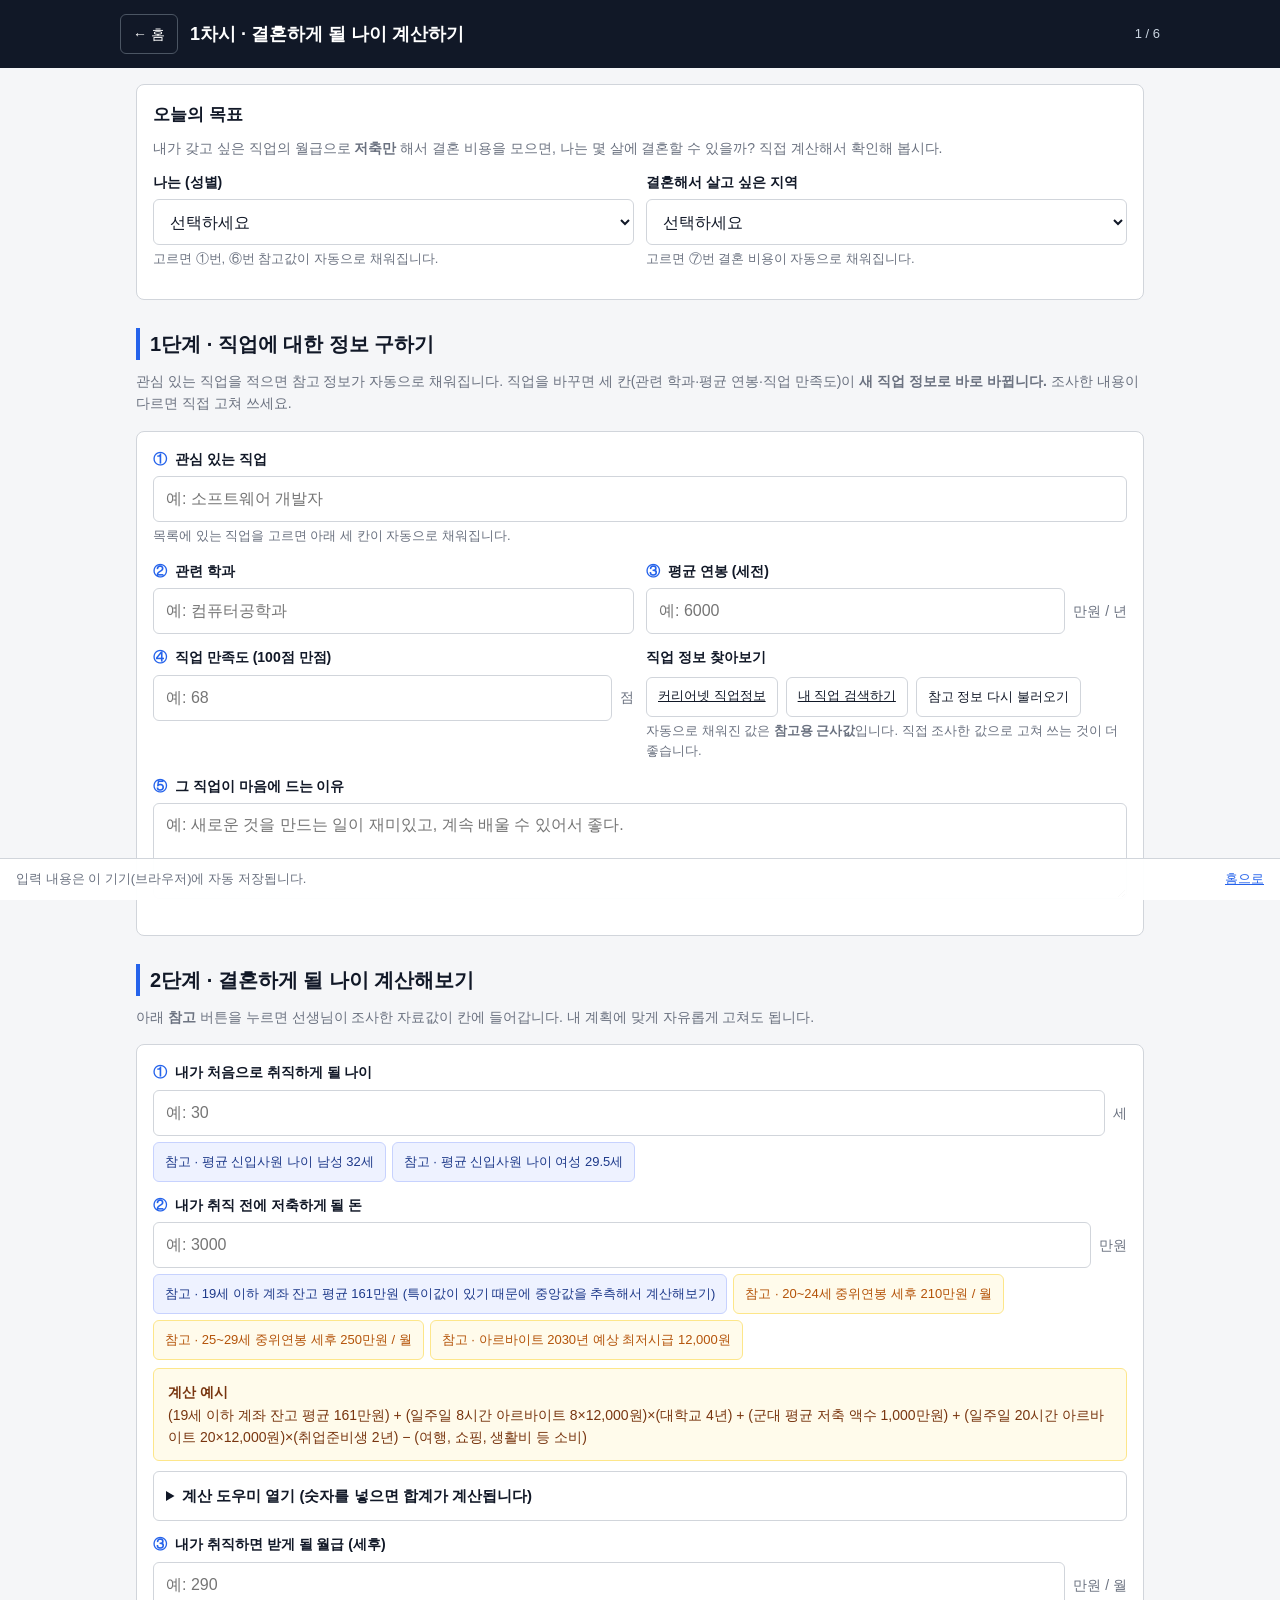
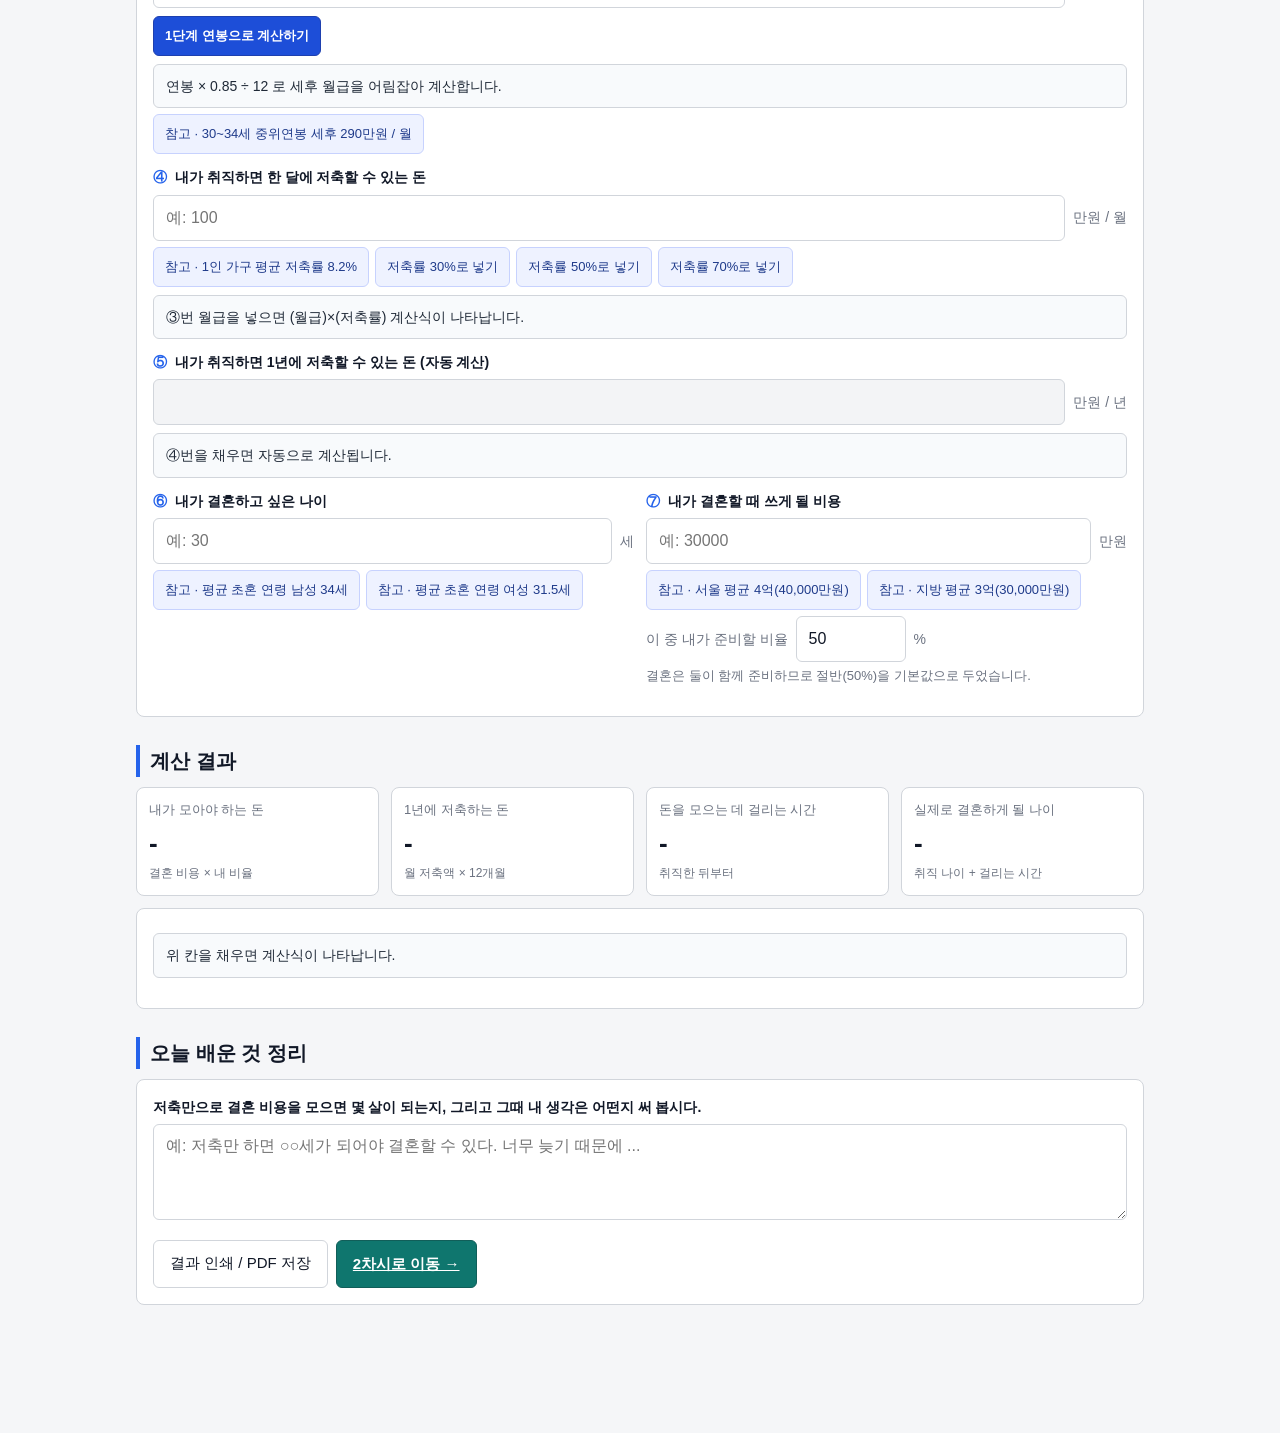
<file: lesson1.html>
<!DOCTYPE html>
<html lang="ko">
<head>
<meta charset="utf-8">
<meta name="viewport" content="width=device-width, initial-scale=1, viewport-fit=cover">
<title>1차시 · 결혼하게 될 나이 계산하기</title>
<link rel="stylesheet" href="css/style.css">
</head>
<body>
<header class="top"><div class="inner">
  <a class="home" href="index.html">← 홈</a>
  <h1>1차시 · 결혼하게 될 나이 계산하기</h1>
  <span class="step">1 / 6</span>
</div></header>
<div class="wrap">

<div class="card">
  <h3 style="margin-top:0">오늘의 목표</h3>
  <p class="lead" style="margin-bottom:0">내가 갖고 싶은 직업의 월급으로 <b>저축만</b> 해서 결혼 비용을 모으면,
  나는 몇 살에 결혼할 수 있을까? 직접 계산해서 확인해 봅시다.</p>
  <div class="grid2" style="margin-top:12px">
    <label class="f"><span class="t">나는 (성별)</span>
      <select id="gender" data-store="l1_gender">
        <option value="">선택하세요</option><option value="m">남자</option><option value="f">여자</option>
      </select>
      <span class="help">고르면 ①번, ⑥번 참고값이 자동으로 채워집니다.</span>
    </label>
    <label class="f"><span class="t">결혼해서 살고 싶은 지역</span>
      <select id="region" data-store="l1_region">
        <option value="">선택하세요</option><option value="seoul">서울·수도권</option><option value="local">지방</option>
      </select>
      <span class="help">고르면 ⑦번 결혼 비용이 자동으로 채워집니다.</span>
    </label>
  </div>
</div>

<h2>1단계 · 직업에 대한 정보 구하기</h2>
<p class="lead">관심 있는 직업을 적으면 참고 정보가 자동으로 채워집니다. 직업을 바꾸면 세 칸(관련 학과·평균 연봉·직업 만족도)이 <b>새 직업 정보로 바로 바뀝니다.</b> 조사한 내용이 다르면 직접 고쳐 쓰세요.</p>
<div class="card">
  <label class="f"><span class="t"><span class="no">①</span> 관심 있는 직업</span>
    <input type="text" id="job" data-store="l1_job" list="jobList" placeholder="예: 소프트웨어 개발자" autocomplete="off">
    <datalist id="jobList"></datalist>
    <span class="help" id="jobHint">목록에 있는 직업을 고르면 아래 세 칸이 자동으로 채워집니다.</span>
  </label>
  <div class="grid2">
    <label class="f"><span class="t"><span class="no">②</span> 관련 학과</span>
      <input type="text" id="major" data-store="l1_major" placeholder="예: 컴퓨터공학과"></label>
    <label class="f"><span class="t"><span class="no">③</span> 평균 연봉 (세전)</span>
      <div class="unit"><input type="number" id="salary" data-store="l1_salary" placeholder="예: 6000"><span class="u">만원 / 년</span></div>
    </label>
  </div>
  <div class="grid2">
    <label class="f"><span class="t"><span class="no">④</span> 직업 만족도 (100점 만점)</span>
      <div class="unit"><input type="number" id="satisf" data-store="l1_satisf" min="0" max="100" placeholder="예: 68"><span class="u">점</span></div>
    </label>
    <div>
      <span class="t" style="display:block;font-size:14px;font-weight:600;margin-bottom:6px">직업 정보 찾아보기</span>
      <div class="btnrow">
        <a class="btn ghost sm" href="https://www.career.go.kr/cnet/front/base/job/jobView.do" target="_blank" rel="noopener">커리어넷 직업정보</a>
        <a class="btn ghost sm" id="searchLink" href="https://search.naver.com/search.naver?query=직업+연봉" target="_blank" rel="noopener">내 직업 검색하기</a>
        <button type="button" class="btn ghost sm" id="reloadJob">참고 정보 다시 불러오기</button>
      </div>
      <p class="help">자동으로 채워진 값은 <b>참고용 근사값</b>입니다. 직접 조사한 값으로 고쳐 쓰는 것이 더 좋습니다.</p>
    </div>
  </div>
  <label class="f"><span class="t"><span class="no">⑤</span> 그 직업이 마음에 드는 이유</span>
    <textarea id="reason" data-store="l1_reason" placeholder="예: 새로운 것을 만드는 일이 재미있고, 계속 배울 수 있어서 좋다."></textarea>
  </label>
</div>

<h2>2단계 · 결혼하게 될 나이 계산해보기</h2>
<p class="lead">아래 <b>참고</b> 버튼을 누르면 선생님이 조사한 자료값이 칸에 들어갑니다. 내 계획에 맞게 자유롭게 고쳐도 됩니다.</p>

<div class="card">
  <label class="f"><span class="t"><span class="no">①</span> 내가 처음으로 취직하게 될 나이</span>
    <div class="unit"><input type="number" id="jobAge" data-store="l1_jobAge" placeholder="예: 30"><span class="u">세</span></div>
    <div class="chips">
      <button type="button" class="chip" data-fill="jobAge" data-val="32">참고 · 평균 신입사원 나이 남성 32세</button>
      <button type="button" class="chip" data-fill="jobAge" data-val="29.5">참고 · 평균 신입사원 나이 여성 29.5세</button>
    </div>
  </label>

  <label class="f"><span class="t"><span class="no">②</span> 내가 취직 전에 저축하게 될 돈</span>
    <div class="unit"><input type="number" id="preSave" data-store="l1_preSave" placeholder="예: 3000"><span class="u">만원</span></div>
    <div class="chips">
      <button type="button" class="chip" data-fill="preSave" data-val="161">참고 · 19세 이하 계좌 잔고 평균 161만원 (특이값이 있기 때문에 중앙값을 추측해서 계산해보기)</button>
      <button type="button" class="chip note">참고 · 20~24세 중위연봉 세후 210만원 / 월</button>
      <button type="button" class="chip note">참고 · 25~29세 중위연봉 세후 250만원 / 월</button>
      <button type="button" class="chip note">참고 · 아르바이트 2030년 예상 최저시급 12,000원</button>
    </div>
    <div class="box" style="margin-top:8px">
      <b>계산 예시</b><br>
      (19세 이하 계좌 잔고 평균 161만원) + (일주일 8시간 아르바이트 8×12,000원)×(대학교 4년)
      + (군대 평균 저축 액수 1,000만원) + (일주일 20시간 아르바이트 20×12,000원)×(취업준비생 2년)
      − (여행, 쇼핑, 생활비 등 소비)
    </div>
    <details>
      <summary>계산 도우미 열기 (숫자를 넣으면 합계가 계산됩니다)</summary>
      <div class="inner">
        <div class="grid4">
          <label class="f"><span class="t">시작 저축액(만원)</span><input type="number" id="h_start" data-store="l1_h_start" value="161"></label>
          <label class="f"><span class="t">최저시급(원)</span><input type="number" id="h_wage" data-store="l1_h_wage" value="12000"></label>
          <label class="f"><span class="t">군대 저축(만원)</span><input type="number" id="h_army" data-store="l1_h_army" value="1000"></label>
          <label class="f"><span class="t">소비 합계(만원)</span><input type="number" id="h_spend" data-store="l1_h_spend" value="1000"></label>
        </div>
        <div class="grid4">
          <label class="f"><span class="t">대학생 주당 시간</span><input type="number" id="h_hr1" data-store="l1_h_hr1" value="8"></label>
          <label class="f"><span class="t">대학생 기간(년)</span><input type="number" id="h_yr1" data-store="l1_h_yr1" value="4"></label>
          <label class="f"><span class="t">취준생 주당 시간</span><input type="number" id="h_hr2" data-store="l1_h_hr2" value="20"></label>
          <label class="f"><span class="t">취준생 기간(년)</span><input type="number" id="h_yr2" data-store="l1_h_yr2" value="2"></label>
        </div>
        <div class="formula" id="helperOut"></div>
        <div class="btnrow"><button type="button" class="btn sm" id="helperApply">이 값을 ②번 칸에 넣기</button></div>
      </div>
    </details>
  </label>

  <label class="f"><span class="t"><span class="no">③</span> 내가 취직하면 받게 될 월급 (세후)</span>
    <div class="unit"><input type="number" id="monthlyPay" data-store="l1_monthlyPay" placeholder="예: 290"><span class="u">만원 / 월</span></div>
    <div class="btnrow"><button type="button" class="btn strong sm" id="fromSalary">1단계 연봉으로 계산하기</button></div>
    <div class="formula" id="payFormula">연봉 × 0.85 ÷ 12 로 세후 월급을 어림잡아 계산합니다.</div>
    <div class="chips">
      <button type="button" class="chip" data-fill="monthlyPay" data-val="290">참고 · 30~34세 중위연봉 세후 290만원 / 월</button>
    </div>
  </label>

  <label class="f"><span class="t"><span class="no">④</span> 내가 취직하면 한 달에 저축할 수 있는 돈</span>
    <div class="unit"><input type="number" id="monthlySave" data-store="l1_monthlySave" placeholder="예: 100"><span class="u">만원 / 월</span></div>
    <div class="chips">
      <button type="button" class="chip" data-rate="8.2">참고 · 1인 가구 평균 저축률 8.2%</button>
      <button type="button" class="chip" data-rate="30">저축률 30%로 넣기</button>
      <button type="button" class="chip" data-rate="50">저축률 50%로 넣기</button>
      <button type="button" class="chip" data-rate="70">저축률 70%로 넣기</button>
    </div>
    <div class="formula" id="saveFormula"></div>
  </label>

  <label class="f"><span class="t"><span class="no">⑤</span> 내가 취직하면 1년에 저축할 수 있는 돈 (자동 계산)</span>
    <div class="unit"><input type="text" id="yearSave" readonly><span class="u">만원 / 년</span></div>
    <div class="formula" id="yearFormula"></div>
  </label>

  <div class="grid2">
    <label class="f"><span class="t"><span class="no">⑥</span> 내가 결혼하고 싶은 나이</span>
      <div class="unit"><input type="number" id="wishAge" data-store="l1_wishAge" placeholder="예: 30"><span class="u">세</span></div>
      <div class="chips">
        <button type="button" class="chip" data-fill="wishAge" data-val="34">참고 · 평균 초혼 연령 남성 34세</button>
        <button type="button" class="chip" data-fill="wishAge" data-val="31.5">참고 · 평균 초혼 연령 여성 31.5세</button>
      </div>
    </label>
    <label class="f"><span class="t"><span class="no">⑦</span> 내가 결혼할 때 쓰게 될 비용</span>
      <div class="unit"><input type="number" id="weddingCost" data-store="l1_weddingCost" placeholder="예: 30000"><span class="u">만원</span></div>
      <div class="chips">
        <button type="button" class="chip" data-fill="weddingCost" data-val="40000">참고 · 서울 평균 4억(40,000만원)</button>
        <button type="button" class="chip" data-fill="weddingCost" data-val="30000">참고 · 지방 평균 3억(30,000만원)</button>
      </div>
      <div class="unit" style="margin-top:6px">
        <span class="u">이 중 내가 준비할 비율</span>
        <input type="number" id="share" data-store="l1_share" value="50" min="1" max="100" style="max-width:110px"><span class="u">%</span>
      </div>
      <span class="help">결혼은 둘이 함께 준비하므로 절반(50%)을 기본값으로 두었습니다.</span>
    </label>
  </div>
</div>

<h2>계산 결과</h2>
<div class="grid4">
  <div class="metric"><div class="l">내가 모아야 하는 돈</div><div class="v" id="r_target">-</div><div class="s" id="r_target_s">결혼 비용 × 내 비율</div></div>
  <div class="metric"><div class="l">1년에 저축하는 돈</div><div class="v" id="r_year">-</div><div class="s">월 저축액 × 12개월</div></div>
  <div class="metric"><div class="l">돈을 모으는 데 걸리는 시간</div><div class="v" id="r_years">-</div><div class="s">취직한 뒤부터</div></div>
  <div class="metric"><div class="l">실제로 결혼하게 될 나이</div><div class="v" id="r_age">-</div><div class="s" id="r_age_s">취직 나이 + 걸리는 시간</div></div>
</div>
<div class="card" style="margin-top:12px">
  <div class="formula" id="r_formula">위 칸을 채우면 계산식이 나타납니다.</div>
  <div id="r_judge" style="margin-top:10px"></div>
  <div id="r_timeline" style="margin-top:14px"></div>
</div>

<h2>오늘 배운 것 정리</h2>
<div class="card">
  <label class="f"><span class="t">저축만으로 결혼 비용을 모으면 몇 살이 되는지, 그리고 그때 내 생각은 어떤지 써 봅시다.</span>
    <textarea id="memo" data-store="l1_memo" placeholder="예: 저축만 하면 ○○세가 되어야 결혼할 수 있다. 너무 늦기 때문에 ..."></textarea>
  </label>
  <div class="btnrow">
    <button type="button" class="btn ghost" onclick="window.print()">결과 인쇄 / PDF 저장</button>
    <a class="btn teal" href="lesson2.html">2차시로 이동 →</a>
  </div>
</div>

<script src="js/store.js"></script>
<script src="js/calc.js"></script>
<script src="js/jobs-data.js"></script>
<script>
(function(){
  var $=function(id){return document.getElementById(id);};
  var num=function(id){var v=parseFloat($(id).value);return isFinite(v)?v:null;};
  var NOW=15;

  /* ---- 직업 목록 ---- */
  var dl=$('jobList');
  JOBS.forEach(function(j){ var o=document.createElement('option'); o.value=j.name; dl.appendChild(o); });
  var lastJob=null;
  function findJob(name){
    name=(name||'').trim();
    for(var i=0;i<JOBS.length;i++) if(JOBS[i].name===name) return JOBS[i];
    return null;
  }
  /* 칸이 채워져 있어도, 직업이 '바뀌면' 새 정보로 덮어쓴다 */
  function applyJob(force){
    var j=findJob($('job').value);
    if(!j){ $('jobHint').textContent='목록에 없는 직업이면 아래 세 칸을 직접 조사해서 적어 주세요.'; return; }
    if(!force && j.name===lastJob) return;
    lastJob=j.name;
    $('major').value=j.major;      STORE.set('l1_major',j.major);
    $('salary').value=j.salary;    STORE.set('l1_salary',String(j.salary));
    $('satisf').value=j.satisfaction; STORE.set('l1_satisf',String(j.satisfaction));
    $('jobHint').textContent='"'+j.name+'" 참고 정보를 불러왔습니다. 조사한 값이 다르면 고쳐 쓰세요.';
    calc();
  }
  $('job').addEventListener('input',function(){ applyJob(false); updateSearch(); });
  $('job').addEventListener('change',function(){ applyJob(false); updateSearch(); });
  $('reloadJob').addEventListener('click',function(){ applyJob(true); });
  function updateSearch(){
    var q=encodeURIComponent(($('job').value||'직업')+' 연봉 하는 일');
    $('searchLink').href='https://search.naver.com/search.naver?query='+q;
  }

  /* ---- 참고 칩 ---- */
  document.querySelectorAll('.chip[data-fill]').forEach(function(b){
    b.addEventListener('click',function(){
      var id=b.getAttribute('data-fill'), v=b.getAttribute('data-val');
      $(id).value=v; STORE.set('l1_'+id,v); calc();
    });
  });
  document.querySelectorAll('.chip[data-rate]').forEach(function(b){
    b.addEventListener('click',function(){
      var pay=num('monthlyPay');
      if(pay===null){ alert('먼저 ③번 월급을 적어 주세요.'); return; }
      var r=parseFloat(b.getAttribute('data-rate'));
      var v=Math.round(pay*r/100);
      $('monthlySave').value=v; STORE.set('l1_monthlySave',String(v)); calc();
    });
  });

  /* ---- 성별/지역 선택 시 값이 채워져 있어도 다시 채움 ---- */
  $('gender').addEventListener('change',function(){
    var g=$('gender').value; if(!g) return;
    var ja=(g==='m')?'32':'29.5', wa=(g==='m')?'34':'31.5';
    $('jobAge').value=ja;  STORE.set('l1_jobAge',ja);
    $('wishAge').value=wa; STORE.set('l1_wishAge',wa);
    calc();
  });
  $('region').addEventListener('change',function(){
    var r=$('region').value; if(!r) return;
    var c=(r==='seoul')?'40000':'30000';
    $('weddingCost').value=c; STORE.set('l1_weddingCost',c);
    calc();
  });

  /* ---- 연봉 -> 월급 ---- */
  $('fromSalary').addEventListener('click',function(){
    var s=num('salary');
    if(s===null){ alert('1단계 ③번 평균 연봉을 먼저 적어 주세요.'); return; }
    var v=Math.round(s*0.85/12);
    $('monthlyPay').value=v; STORE.set('l1_monthlyPay',String(v));
    $('payFormula').textContent='연봉 '+s.toLocaleString()+'만원 × 0.85(세금·보험 제외) ÷ 12개월 = 월 '+v.toLocaleString()+'만원';
    calc();
  });

  /* ---- 계산 도우미 ---- */
  function helper(){
    var g=function(id){var v=parseFloat($(id).value);return isFinite(v)?v:0;};
    var wage=g('h_wage'), a1=g('h_hr1')*wage*52*g('h_yr1')/10000, a2=g('h_hr2')*wage*52*g('h_yr2')/10000;
    var total=g('h_start')+a1+g('h_army')+a2-g('h_spend');
    $('helperOut').innerHTML=g('h_start').toLocaleString()+'만원 + ('+g('h_hr1')+'시간×'+wage.toLocaleString()+'원×52주×'+g('h_yr1')+'년 = '+Math.round(a1).toLocaleString()+'만원)'
      +' + '+g('h_army').toLocaleString()+'만원 + ('+g('h_hr2')+'시간×'+wage.toLocaleString()+'원×52주×'+g('h_yr2')+'년 = '+Math.round(a2).toLocaleString()+'만원)'
      +' − '+g('h_spend').toLocaleString()+'만원 <b>= '+Math.round(total).toLocaleString()+'만원</b>';
    return Math.round(total);
  }
  ['h_start','h_wage','h_army','h_spend','h_hr1','h_yr1','h_hr2','h_yr2'].forEach(function(id){
    $(id).addEventListener('input',helper);
  });
  $('helperApply').addEventListener('click',function(){
    var v=helper(); $('preSave').value=v; STORE.set('l1_preSave',String(v)); calc();
  });

  /* ---- 결과 계산 ---- */
  function calc(){
    var pay=num('monthlyPay'), ms=num('monthlySave'), ja=num('jobAge'), ps=num('preSave'),
        wa=num('wishAge'), wc=num('weddingCost'), sh=num('share')||50;

    /* ④ 계산식 */
    if(pay!==null&&ms!==null){
      var rate=pay>0?(ms/pay*100):0;
      $('saveFormula').innerHTML='(③ 월급 '+pay.toLocaleString()+'만원) × (저축률 '+CALC.n1(rate)+'%) = <b>'+ms.toLocaleString()+'만원 / 월</b>';
    } else if(pay!==null){
      $('saveFormula').textContent='(③ 월급 '+pay.toLocaleString()+'만원) × (저축률 ?%) = ? 만원 / 월  — 위 버튼을 눌러 보세요.';
    } else { $('saveFormula').textContent='③번 월급을 넣으면 (월급)×(저축률) 계산식이 나타납니다.'; }

    /* ⑤ 연 저축액 */
    var ys=(ms===null)?null:ms*12;
    $('yearSave').value=(ys===null)?'':Math.round(ys).toLocaleString();
    $('yearFormula').textContent=(ms===null)?'④번을 채우면 자동으로 계산됩니다.'
      :'월 '+ms.toLocaleString()+'만원 × 12개월 = 1년에 '+Math.round(ys).toLocaleString()+'만원';

    var target=(wc===null)?null:wc*sh/100;
    $('r_target').textContent=(target===null)?'-':CALC.won(target);
    $('r_target_s').textContent=(wc===null)?'결혼 비용 × 내 비율'
      :CALC.won(wc)+' × '+sh+'%';
    $('r_year').textContent=(ys===null)?'-':CALC.won(ys);

    if(target===null||ys===null||ja===null||ps===null){
      $('r_years').textContent='-'; $('r_age').textContent='-';
      $('r_formula').textContent='위 칸을 채우면 계산식이 나타납니다.';
      $('r_judge').innerHTML=''; $('r_timeline').innerHTML='';
      return;
    }
    var rest=target-ps;
    if(ys<=0){
      $('r_years').textContent='∞'; $('r_age').textContent='모을 수 없음';
      $('r_formula').textContent='1년에 저축하는 돈이 0원이면 결혼 비용을 모을 수 없습니다.';
      return;
    }
    var yrs=Math.max(0,rest/ys), realAge=ja+yrs;
    $('r_years').textContent=CALC.n1(yrs)+'년';
    $('r_age').textContent=CALC.n1(realAge)+'세';
    $('r_age_s').textContent=CALC.n1(ja)+'세 + '+CALC.n1(yrs)+'년';
    $('r_formula').innerHTML=
      '모아야 하는 돈 '+CALC.won(target)+' − 취직 전 저축 '+CALC.won(ps)+' = <b>'+CALC.won(rest)+'</b><br>'
      +CALC.won(rest)+' ÷ 1년 저축 '+CALC.won(ys)+' = <b>'+CALC.n1(yrs)+'년</b><br>'
      +'취직 나이 '+CALC.n1(ja)+'세 + '+CALC.n1(yrs)+'년 = <b>실제 결혼 나이 '+CALC.n1(realAge)+'세</b>';

    /* 진단 */
    if(wa!==null){
      var gap=realAge-wa, html='';
      if(gap<=0){ html='<div class="box good"><b>좋습니다!</b> 희망하는 '+CALC.n1(wa)+'세보다 '+CALC.n1(-gap)+'년 빠르게 모을 수 있습니다.</div>'; }
      else{
        var needYears=wa-ja;
        if(needYears<=0){ html='<div class="box bad">희망 결혼 나이가 취직 나이보다 빠릅니다. 취직 전에 결혼 비용을 모두 모아야 합니다.</div>'; }
        else{
          var needYear=rest/needYears, needMonth=needYear/12;
          var needRate=(pay&&pay>0)?CALC.n1(needMonth/pay*100)+'%':'?';
          html='<div class="box"><b>희망보다 '+CALC.n1(gap)+'년 늦습니다.</b> ('+CALC.n1(wa)+'세 희망 → 실제 '+CALC.n1(realAge)+'세)<br>'
            +CALC.n1(wa)+'세에 결혼하려면 1년에 '+CALC.won(needYear)+'(= 월 '+CALC.won(needMonth)+', 월급의 '+needRate+')을 저축해야 합니다.<br>'
            +'저축만으로 가능할까요? 다음 차시에서는 <b>투자</b>를 더해 이 나이를 줄여 봅니다.</div>';
        }
      }
      $('r_judge').innerHTML=html;
    }

    /* 타임라인 */
    var maxAge=Math.min(Math.max(realAge,wa||0,ja)+2,90);
    var pts=[[NOW,'지금 '+NOW+'세','#6b7280'],[ja,'취직 '+CALC.n1(ja)+'세','#2563eb']];
    if(wa!==null) pts.push([wa,'희망 '+CALC.n1(wa)+'세','#15803d']);
    pts.push([Math.min(realAge,maxAge),'실제 '+CALC.n1(realAge)+'세','#b91c1c']);
    var W=920,H=110,x=function(a){return 40+(a-NOW)/(maxAge-NOW)*(W-80);};
    var s='<svg viewBox="0 0 '+W+' '+H+'" width="100%" height="110" role="img" aria-label="나이 타임라인">';
    s+='<line x1="40" y1="60" x2="'+(W-40)+'" y2="60" stroke="#d1d5db" stroke-width="3"/>';
    pts.forEach(function(p,i){
      var px=x(p[0]), ty=(i%2===0)?40:92;
      s+='<circle cx="'+px+'" cy="60" r="7" fill="'+p[2]+'"/>';
      s+='<text x="'+px+'" y="'+ty+'" fill="'+p[2]+'" font-size="15" text-anchor="middle" font-family="Pretendard">'+p[1]+'</text>';
    });
    s+='</svg>';
    $('r_timeline').innerHTML=s+'<div class="sr-only"><table><tr><th>구분</th><th>나이</th></tr>'
      +pts.map(function(p){return '<tr><td>'+p[1]+'</td><td>'+CALC.n1(p[0])+'세</td></tr>';}).join('')+'</table></div>';
  }

  STORE.bind(document);
  ['salary','monthlyPay','monthlySave','jobAge','preSave','wishAge','weddingCost','share'].forEach(function(id){
    $(id).addEventListener('input',calc);
  });
  lastJob=(STORE.get('l1_job')||'').trim()||null;
  updateSearch(); helper(); calc();
})();
</script>
</div>
<div class="sticky">
  <span>입력 내용은 이 기기(브라우저)에 자동 저장됩니다.</span>
  <span id="savedFlag" class="saved"></span>
  <a href="index.html" style="margin-left:auto">홈으로</a>
</div>
</body></html>
</file>
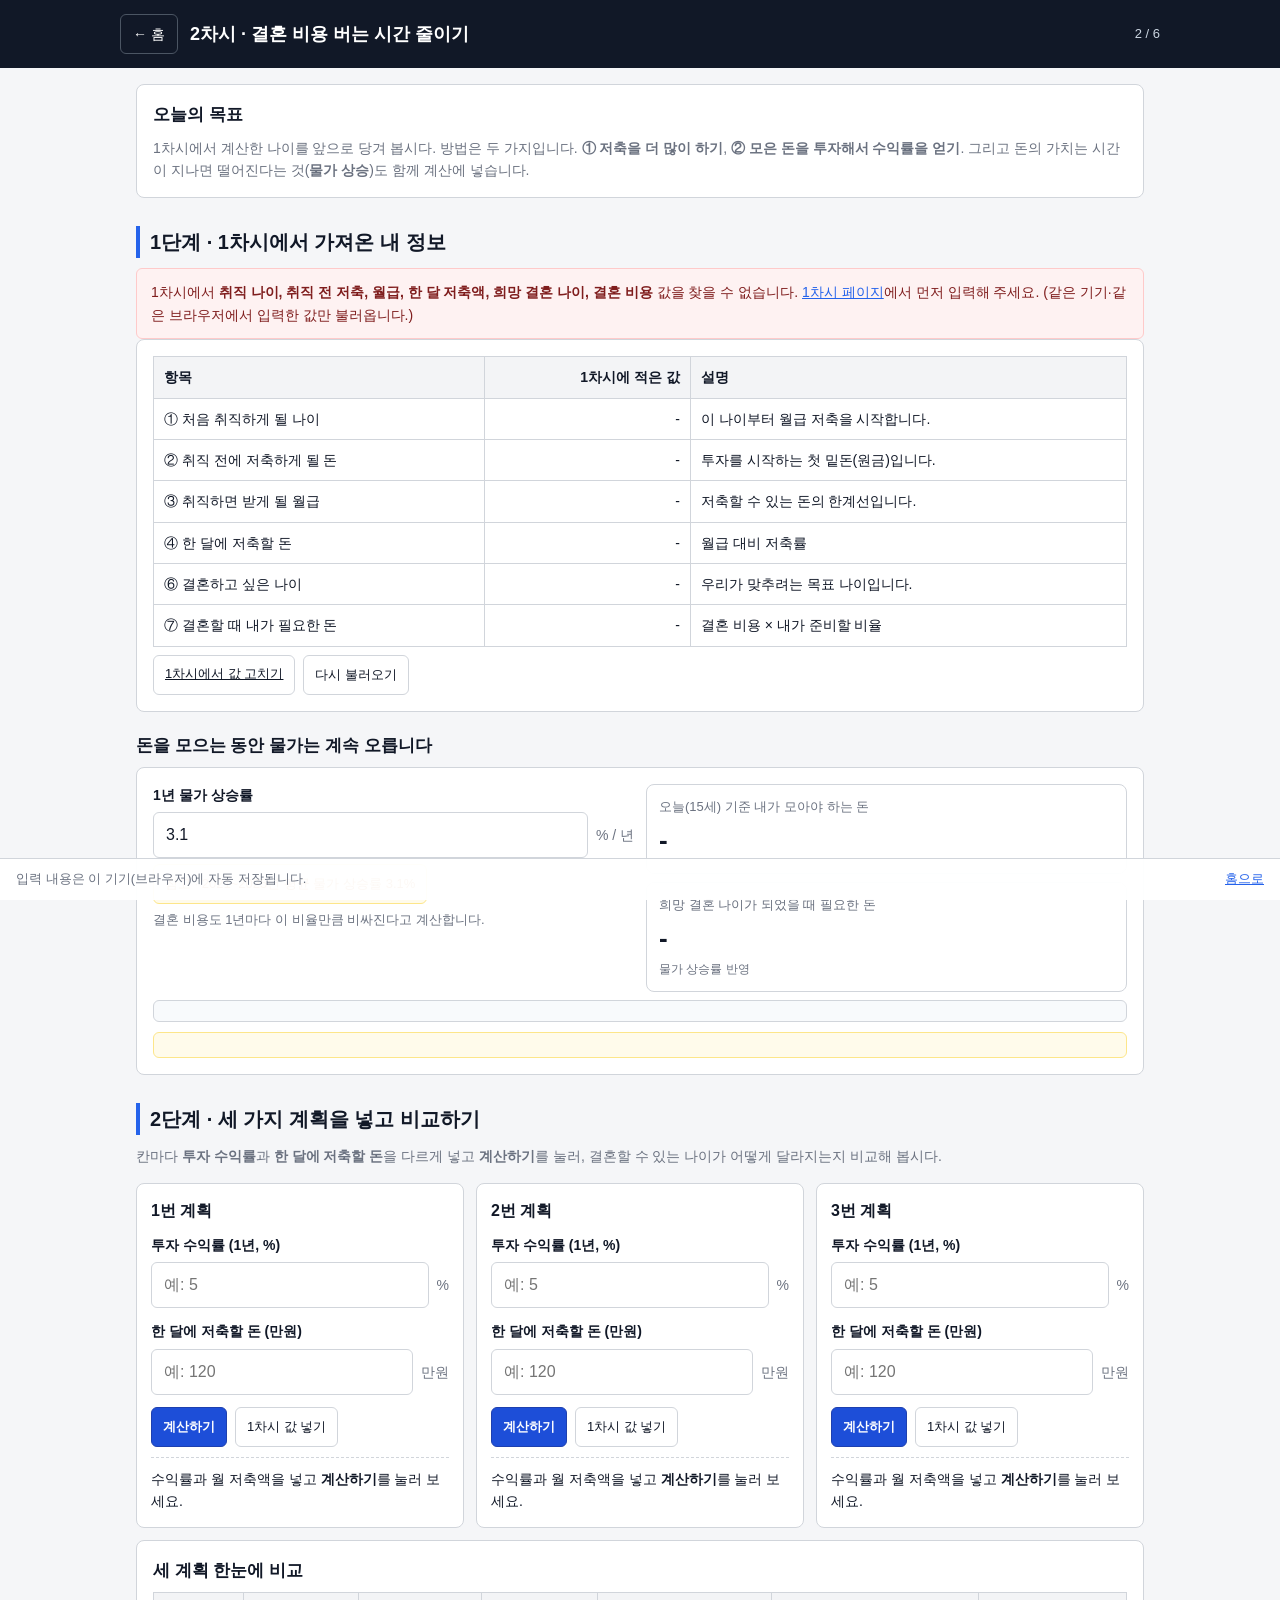
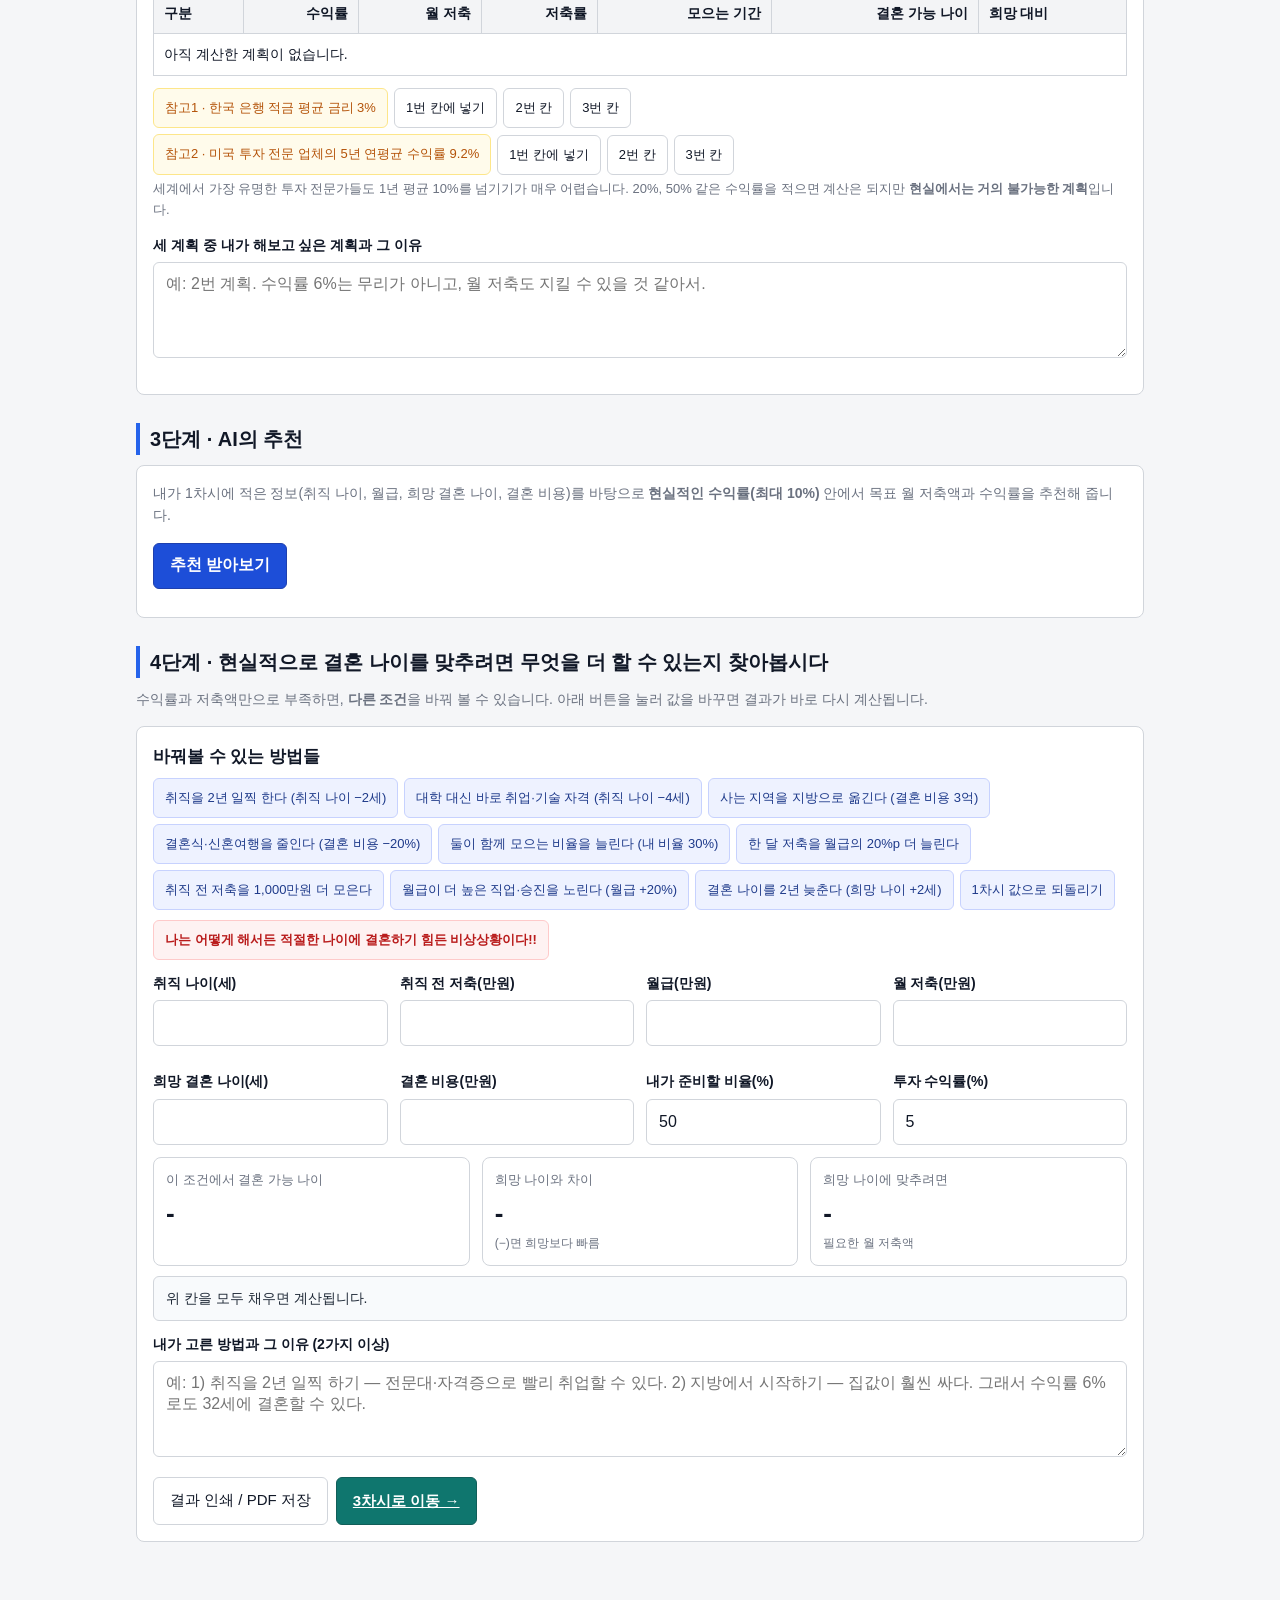
<file: lesson2.html>
<!DOCTYPE html>
<html lang="ko">
<head>
<meta charset="utf-8">
<meta name="viewport" content="width=device-width, initial-scale=1, viewport-fit=cover">
<title>2차시 · 결혼 비용 버는 시간 줄이기</title>
<link rel="stylesheet" href="css/style.css">
<style>
  .chip.danger{background:var(--badbg);border-color:#fecaca;color:var(--bad);font-weight:700}
  .chip.danger[aria-expanded="true"]{background:#fee2e2;border-color:#f87171}
  .chip.family{background:var(--goodbg);border-color:#86efac;color:#14532d;font-weight:600}
  .modal-bg{position:fixed;inset:0;background:rgba(17,24,39,.55);display:flex;align-items:center;justify-content:center;
    padding:16px;padding-top:max(16px,env(safe-area-inset-top));padding-bottom:max(16px,env(safe-area-inset-bottom));z-index:50}
  .modal-bg[hidden]{display:none}
  .modal{word-break:keep-all;background:#fff;border-radius:var(--radius);max-width:560px;width:100%;max-height:100%;overflow-y:auto;padding:18px 18px 16px}
  .modal h3{margin:0 0 10px}
  .modal ol{margin:6px 0 10px;padding-left:20px;font-size:14px}
  .modal ol li{margin-bottom:6px}
  .modal .sum{font-size:15px;font-weight:700;border:1px solid #bbf7d0;background:var(--goodbg);color:#14532d;border-radius:6px;padding:10px 12px;margin:8px 0}
</style>
</head>
<body>
<header class="top"><div class="inner">
  <a class="home" href="index.html">← 홈</a>
  <h1>2차시 · 결혼 비용 버는 시간 줄이기</h1>
  <span class="step">2 / 6</span>
</div></header>
<div class="wrap">

<div class="card">
  <h3 style="margin-top:0">오늘의 목표</h3>
  <p class="lead" style="margin-bottom:0">1차시에서 계산한 나이를 앞으로 당겨 봅시다.
  방법은 두 가지입니다. <b>① 저축을 더 많이 하기</b>, <b>② 모은 돈을 투자해서 수익률을 얻기</b>.
  그리고 돈의 가치는 시간이 지나면 떨어진다는 것(<b>물가 상승</b>)도 함께 계산에 넣습니다.</p>
</div>

<h2>1단계 · 1차시에서 가져온 내 정보</h2>
<div id="missBox"></div>
<div class="card">
  <table class="t">
    <tr><th>항목</th><th class="num">1차시에 적은 값</th><th>설명</th></tr>
    <tr><td>① 처음 취직하게 될 나이</td><td class="num" id="v_jobAge">-</td><td>이 나이부터 월급 저축을 시작합니다.</td></tr>
    <tr><td>② 취직 전에 저축하게 될 돈</td><td class="num" id="v_preSave">-</td><td>투자를 시작하는 첫 밑돈(원금)입니다.</td></tr>
    <tr><td>③ 취직하면 받게 될 월급</td><td class="num" id="v_pay">-</td><td>저축할 수 있는 돈의 한계선입니다.</td></tr>
    <tr><td>④ 한 달에 저축할 돈</td><td class="num" id="v_save">-</td><td id="v_save_s">월급 대비 저축률</td></tr>
    <tr><td>⑥ 결혼하고 싶은 나이</td><td class="num" id="v_wishAge">-</td><td>우리가 맞추려는 목표 나이입니다.</td></tr>
    <tr><td>⑦ 결혼할 때 내가 필요한 돈</td><td class="num" id="v_target">-</td><td id="v_target_s">결혼 비용 × 내가 준비할 비율</td></tr>
  </table>
  <div class="btnrow">
    <a class="btn ghost sm" href="lesson1.html">1차시에서 값 고치기</a>
    <button type="button" class="btn ghost sm" id="reloadL1">다시 불러오기</button>
  </div>
</div>

<h3>돈을 모으는 동안 물가는 계속 오릅니다</h3>
<div class="card">
  <div class="grid2">
    <label class="f"><span class="t">1년 물가 상승률</span>
      <div class="unit"><input type="number" id="infl" data-store="l2_infl" value="3.1" step="0.1"><span class="u">% / 년</span></div>
      <div class="chips"><button type="button" class="chip note">참고 · 2021~2025년 평균 물가 상승률 3.1%</button></div>
      <span class="help">결혼 비용도 1년마다 이 비율만큼 비싸진다고 계산합니다.</span>
    </label>
    <div>
      <div class="metric" style="margin-bottom:8px"><div class="l">오늘(15세) 기준 내가 모아야 하는 돈</div><div class="v" id="t_now">-</div></div>
      <div class="metric"><div class="l">희망 결혼 나이가 되었을 때 필요한 돈</div><div class="v" id="t_wish">-</div><div class="s" id="t_wish_s">물가 상승률 반영</div></div>
    </div>
  </div>
  <div class="formula" id="inflFormula"></div>
  <div class="box" id="baseBox" style="margin-top:10px"></div>
</div>

<h2>2단계 · 세 가지 계획을 넣고 비교하기</h2>
<p class="lead">칸마다 <b>투자 수익률</b>과 <b>한 달에 저축할 돈</b>을 다르게 넣고 <b>계산하기</b>를 눌러, 결혼할 수 있는 나이가 어떻게 달라지는지 비교해 봅시다.</p>
<div class="grid3">
  <div class="scen" id="scenBox1">
    <h4>1번 계획</h4>
    <label class="f"><span class="t">투자 수익률 (1년, %)</span>
      <div class="unit"><input type="number" id="s1rate" data-store="l2_s1_rate" step="0.1" placeholder="예: 5"><span class="u">%</span></div>
    </label>
    <label class="f"><span class="t">한 달에 저축할 돈 (만원)</span>
      <div class="unit"><input type="number" id="s1save" data-store="l2_s1_save" placeholder="예: 120"><span class="u">만원</span></div>
      <span class="help" id="s1ratio"></span>
    </label>
    <div class="btnrow">
      <button type="button" class="btn strong sm" data-calc="1">계산하기</button>
      <button type="button" class="btn ghost sm" data-copy="1">1차시 값 넣기</button>
    </div>
    <div class="res" id="s1res">수익률과 월 저축액을 넣고 <b>계산하기</b>를 눌러 보세요.</div>
  </div>
  <div class="scen" id="scenBox2">
    <h4>2번 계획</h4>
    <label class="f"><span class="t">투자 수익률 (1년, %)</span>
      <div class="unit"><input type="number" id="s2rate" data-store="l2_s2_rate" step="0.1" placeholder="예: 5"><span class="u">%</span></div>
    </label>
    <label class="f"><span class="t">한 달에 저축할 돈 (만원)</span>
      <div class="unit"><input type="number" id="s2save" data-store="l2_s2_save" placeholder="예: 120"><span class="u">만원</span></div>
      <span class="help" id="s2ratio"></span>
    </label>
    <div class="btnrow">
      <button type="button" class="btn strong sm" data-calc="2">계산하기</button>
      <button type="button" class="btn ghost sm" data-copy="2">1차시 값 넣기</button>
    </div>
    <div class="res" id="s2res">수익률과 월 저축액을 넣고 <b>계산하기</b>를 눌러 보세요.</div>
  </div>
  <div class="scen" id="scenBox3">
    <h4>3번 계획</h4>
    <label class="f"><span class="t">투자 수익률 (1년, %)</span>
      <div class="unit"><input type="number" id="s3rate" data-store="l2_s3_rate" step="0.1" placeholder="예: 5"><span class="u">%</span></div>
    </label>
    <label class="f"><span class="t">한 달에 저축할 돈 (만원)</span>
      <div class="unit"><input type="number" id="s3save" data-store="l2_s3_save" placeholder="예: 120"><span class="u">만원</span></div>
      <span class="help" id="s3ratio"></span>
    </label>
    <div class="btnrow">
      <button type="button" class="btn strong sm" data-calc="3">계산하기</button>
      <button type="button" class="btn ghost sm" data-copy="3">1차시 값 넣기</button>
    </div>
    <div class="res" id="s3res">수익률과 월 저축액을 넣고 <b>계산하기</b>를 눌러 보세요.</div>
  </div>
</div>

<div class="card" style="margin-top:12px">
  <h3 style="margin-top:0">세 계획 한눈에 비교</h3>
  <table class="t">
    <tr><th>구분</th><th class="num">수익률</th><th class="num">월 저축</th><th class="num">저축률</th>
        <th class="num">모으는 기간</th><th class="num">결혼 가능 나이</th><th>희망 대비</th></tr>
    <tbody id="cmpBody"><tr><td colspan="7">아직 계산한 계획이 없습니다.</td></tr></tbody>
  </table>
  <div id="cmpBars" style="margin-top:12px"></div>
  <div style="margin-top:12px">
    <div class="chips" style="align-items:center">
      <span class="chip note">참고1 · 한국 은행 적금 평균 금리 3%</span>
      <button type="button" class="btn ghost sm" data-ref="3" data-slot="1">1번 칸에 넣기</button>
      <button type="button" class="btn ghost sm" data-ref="3" data-slot="2">2번 칸</button>
      <button type="button" class="btn ghost sm" data-ref="3" data-slot="3">3번 칸</button>
    </div>
    <div class="chips" style="align-items:center">
      <span class="chip note">참고2 · 미국 투자 전문 업체의 5년 연평균 수익률 9.2%</span>
      <button type="button" class="btn ghost sm" data-ref="9.2" data-slot="1">1번 칸에 넣기</button>
      <button type="button" class="btn ghost sm" data-ref="9.2" data-slot="2">2번 칸</button>
      <button type="button" class="btn ghost sm" data-ref="9.2" data-slot="3">3번 칸</button>
    </div>
  </div>
  <p class="help">세계에서 가장 유명한 투자 전문가들도 1년 평균 10%를 넘기기가 매우 어렵습니다.
  20%, 50% 같은 수익률을 적으면 계산은 되지만 <b>현실에서는 거의 불가능한 계획</b>입니다.</p>
  <label class="f" style="margin-top:8px"><span class="t">세 계획 중 내가 해보고 싶은 계획과 그 이유</span>
    <textarea id="pick" data-store="l2_pick" placeholder="예: 2번 계획. 수익률 6%는 무리가 아니고, 월 저축도 지킬 수 있을 것 같아서."></textarea>
  </label>
</div>

<h2>3단계 · AI의 추천</h2>
<div class="card">
  <p class="lead" style="margin-top:0">내가 1차시에 적은 정보(취직 나이, 월급, 희망 결혼 나이, 결혼 비용)를 바탕으로
  <b>현실적인 수익률(최대 10%)</b> 안에서 목표 월 저축액과 수익률을 추천해 줍니다.</p>
  <div class="btnrow"><button type="button" class="btn strong" id="aiBtn">추천 받아보기</button></div>
  <div id="aiOut" style="margin-top:12px"></div>
</div>

<h2>4단계 · 현실적으로 결혼 나이를 맞추려면 무엇을 더 할 수 있는지 찾아봅시다</h2>
<p class="lead">수익률과 저축액만으로 부족하면, <b>다른 조건</b>을 바꿔 볼 수 있습니다. 아래 버튼을 눌러 값을 바꾸면 결과가 바로 다시 계산됩니다.</p>
<div class="card">
  <h3 style="margin-top:0">바꿔볼 수 있는 방법들</h3>
  <div class="chips">
    <button type="button" class="chip" data-idea="jobAge-2">취직을 2년 일찍 한다 (취직 나이 −2세)</button>
    <button type="button" class="chip" data-idea="jobAge-4">대학 대신 바로 취업·기술 자격 (취직 나이 −4세)</button>
    <button type="button" class="chip" data-idea="local">사는 지역을 지방으로 옮긴다 (결혼 비용 3억)</button>
    <button type="button" class="chip" data-idea="cost-20">결혼식·신혼여행을 줄인다 (결혼 비용 −20%)</button>
    <button type="button" class="chip" data-idea="share30">둘이 함께 모으는 비율을 늘린다 (내 비율 30%)</button>
    <button type="button" class="chip" data-idea="save+20">한 달 저축을 월급의 20%p 더 늘린다</button>
    <button type="button" class="chip" data-idea="pre+1000">취직 전 저축을 1,000만원 더 모은다</button>
    <button type="button" class="chip" data-idea="pay+20">월급이 더 높은 직업·승진을 노린다 (월급 +20%)</button>
    <button type="button" class="chip" data-idea="wish+2">결혼 나이를 2년 늦춘다 (희망 나이 +2세)</button>
    <button type="button" class="chip" data-idea="reset">1차시 값으로 되돌리기</button>
  </div>
  <div class="chips" style="margin-top:10px">
    <button type="button" class="chip danger" id="emergencyBtn" aria-expanded="false" aria-controls="parentBtn">나는 어떻게 해서든 적절한 나이에 결혼하기 힘든 비상상황이다!!</button>
    <button type="button" class="chip family" id="parentBtn" hidden>부모님께 도움을 받는다</button>
  </div>
  <div id="parentNote"></div>
  <div class="grid4" style="margin-top:12px">
    <label class="f"><span class="t">취직 나이(세)</span><input type="number" id="a_jobAge" data-store="l2_adj_jobAge" step="0.5"></label>
    <label class="f"><span class="t">취직 전 저축(만원)</span><input type="number" id="a_preSave" data-store="l2_adj_preSave"></label>
    <label class="f"><span class="t">월급(만원)</span><input type="number" id="a_pay" data-store="l2_adj_monthlyPay"></label>
    <label class="f"><span class="t">월 저축(만원)</span><input type="number" id="a_save" data-store="l2_adj_monthlySave"></label>
    <label class="f"><span class="t">희망 결혼 나이(세)</span><input type="number" id="a_wishAge" data-store="l2_adj_wishAge" step="0.5"></label>
    <label class="f"><span class="t">결혼 비용(만원)</span><input type="number" id="a_cost" data-store="l2_adj_weddingCost"></label>
    <label class="f"><span class="t">내가 준비할 비율(%)</span><input type="number" id="a_share" data-store="l2_adj_share"></label>
    <label class="f"><span class="t">투자 수익률(%)</span><input type="number" id="a_rate" data-store="l2_adj_rate" step="0.1"></label>
  </div>
  <div class="grid3">
    <div class="metric"><div class="l">이 조건에서 결혼 가능 나이</div><div class="v" id="a_age">-</div><div class="s" id="a_age_s"></div></div>
    <div class="metric"><div class="l">희망 나이와 차이</div><div class="v" id="a_gap">-</div><div class="s">(−)면 희망보다 빠름</div></div>
    <div class="metric"><div class="l">희망 나이에 맞추려면</div><div class="v" id="a_need">-</div><div class="s" id="a_need_s">필요한 월 저축액</div></div>
  </div>
  <div class="formula" id="a_formula" style="margin-top:10px"></div>
  <div id="a_judge" style="margin-top:10px"></div>
  <label class="f" style="margin-top:12px"><span class="t">내가 고른 방법과 그 이유 (2가지 이상)</span>
    <textarea id="plan" data-store="l2_adj_plan" placeholder="예: 1) 취직을 2년 일찍 하기 — 전문대·자격증으로 빨리 취업할 수 있다. 2) 지방에서 시작하기 — 집값이 훨씬 싸다. 그래서 수익률 6%로도 32세에 결혼할 수 있다."></textarea>
  </label>
  <div class="btnrow">
    <button type="button" class="btn ghost" onclick="window.print()">결과 인쇄 / PDF 저장</button>
    <a class="btn teal" href="lesson3.html">3차시로 이동 →</a>
  </div>
</div>

<div class="modal-bg" id="parentModal" hidden>
  <div class="modal" role="dialog" aria-modal="true" aria-labelledby="pmTitle">
    <h3 id="pmTitle">부모님께 결혼 자금을 도움받는다면?</h3>
    <div id="pmForm">
      <p style="margin:0 0 6px;font-size:14px">다른 사람에게 돈을 대가 없이 받는 것을 <b>증여</b>라고 하고, 받은 사람은 나라에 <b>증여세</b>를 내야 합니다.
      하지만 부모님이 자녀에게 주는 돈은 아래 금액까지 <b>세금을 내지 않아도 됩니다.</b></p>
      <ol>
        <li><b>어른이 된 자녀 기본 공제 5,000만원</b><br>만 19세 이상 자녀는 부모님(엄마·아빠 합쳐서)께 <b>10년 동안 모두 합쳐 5,000만원</b>까지 세금 없이 받을 수 있습니다.</li>
        <li><b>결혼 공제 1억원</b><br>결혼할 때(혼인신고 전후 2년 안)에 받는 돈은 <b>1억원을 더</b> 세금 없이 받을 수 있습니다. 2024년에 새로 생긴 제도입니다. (아이를 낳을 때 받는 공제와 합쳐서 평생 1억원까지)</li>
      </ol>
      <div class="sum">① 5,000만원 + ② 1억원 = 한 사람당 최대 1억 5,000만원까지 세금 없이 도움받을 수 있습니다.</div>
      <p class="help" style="margin:0 0 12px">그보다 많이 받으면 넘는 금액에 증여세를 내야 합니다. 그리고 부모님께도 노후에 쓸 돈이 필요하다는 것을 꼭 함께 생각해 봅시다. (세법은 바뀔 수 있습니다.)</p>
      <label class="f"><span class="t">부모님께 지원 받는 금액</span>
        <div class="unit"><input type="number" id="parentAmt" min="0" max="15000" step="100" placeholder="예: 5000" inputmode="numeric"><span class="u">만원 (최대 15,000만원)</span></div>
        <span class="help" id="parentErr"></span>
      </label>
      <div class="btnrow">
        <button type="button" class="btn strong" id="parentOk">확인</button>
        <button type="button" class="btn ghost" id="parentCancel">취소</button>
      </div>
    </div>
    <div id="pmDone" hidden>
      <div class="box good" id="pmDoneMsg"></div>
      <div class="btnrow"><button type="button" class="btn strong" id="parentClose">닫기</button></div>
    </div>
  </div>
</div>

<script src="js/store.js"></script>
<script src="js/calc.js"></script>
<script>
(function(){
  var $=function(id){return document.getElementById(id);};
  var num=function(id){var v=parseFloat($(id).value);return isFinite(v)?v:null;};
  var NOW=15, MAXRATE_AI=10;
  var L1={};

  function loadL1(){
    L1={ jobAge:STORE.num('l1_jobAge'), preSave:STORE.num('l1_preSave'),
         pay:STORE.num('l1_monthlyPay'), save:STORE.num('l1_monthlySave'),
         wishAge:STORE.num('l1_wishAge'), cost:STORE.num('l1_weddingCost'),
         share:STORE.num('l1_share',50) };
    var miss=[];
    if(L1.jobAge===null) miss.push('취직 나이');
    if(L1.preSave===null) miss.push('취직 전 저축');
    if(L1.pay===null) miss.push('월급');
    if(L1.save===null) miss.push('한 달 저축액');
    if(L1.wishAge===null) miss.push('희망 결혼 나이');
    if(L1.cost===null) miss.push('결혼 비용');
    $('missBox').innerHTML = miss.length
      ? '<div class="box bad">1차시에서 <b>'+miss.join(', ')+'</b> 값을 찾을 수 없습니다. <a href="lesson1.html">1차시 페이지</a>에서 먼저 입력해 주세요. (같은 기기·같은 브라우저에서 입력한 값만 불러옵니다.)</div>'
      : '';
    $('v_jobAge').textContent=(L1.jobAge===null)?'-':CALC.n1(L1.jobAge)+'세';
    $('v_preSave').textContent=(L1.preSave===null)?'-':CALC.won(L1.preSave);
    $('v_pay').textContent=(L1.pay===null)?'-':CALC.won(L1.pay)+' / 월';
    $('v_save').textContent=(L1.save===null)?'-':CALC.won(L1.save)+' / 월';
    $('v_wishAge').textContent=(L1.wishAge===null)?'-':CALC.n1(L1.wishAge)+'세';
    $('v_save_s').textContent=(L1.save===null||!L1.pay)?'월급 대비 저축률'
      :'월급의 '+CALC.n1(L1.save/L1.pay*100)+'% 를 저축';
    var tg=(L1.cost===null)?null:L1.cost*L1.share/100;
    $('v_target').textContent=(tg===null)?'-':CALC.won(tg);
    $('v_target_s').textContent=(L1.cost===null)?'결혼 비용 × 내가 준비할 비율'
      :CALC.won(L1.cost)+' × '+CALC.n1(L1.share)+'%';
    return tg;
  }

  function opt(over){
    var o={ jobAge:L1.jobAge, preSave:L1.preSave, monthlySave:L1.save, rate:0,
            weddingCost:L1.cost, share:L1.share, infl:(num('infl')===null?3.1:num('infl')),
            wishAge:L1.wishAge, nowAge:NOW };
    if(over) Object.keys(over).forEach(function(k){ o[k]=over[k]; });
    return o;
  }
  function ready(o){
    return o.jobAge!==null&&o.preSave!==null&&o.monthlySave!==null&&o.weddingCost!==null;
  }

  /* ---- 물가 상승 / 기준선 ---- */
  function topCalc(){
    var tg=loadL1(); var o=opt();
    var infl=o.infl;
    $('t_now').textContent=(tg===null)?'-':CALC.won(tg);
    if(tg===null||L1.wishAge===null){ $('t_wish').textContent='-'; $('inflFormula').textContent=''; $('baseBox').innerHTML=''; return; }
    var yrs=Math.max(0,L1.wishAge-NOW), fut=CALC.targetAt(L1.wishAge,o);
    $('t_wish').textContent=CALC.won(fut);
    $('t_wish_s').textContent=CALC.n1(yrs)+'년 동안 물가 상승률 '+CALC.n1(infl)+'% 반영';
    $('inflFormula').innerHTML=CALC.won(tg)+' × (1 + '+CALC.n1(infl)+'%)<sup>'+CALC.n1(yrs)+'년</sup> = <b>'+CALC.won(fut)+'</b>'
      +' &nbsp;→ 지금 모아야 할 돈보다 <b>'+CALC.won(fut-tg)+'</b> 더 필요합니다.';
    if(!ready(o)){ $('baseBox').innerHTML=''; return; }
    var base=CALC.simulate(opt({rate:0}));
    $('baseBox').innerHTML='<b>투자를 하지 않고 저축만 한다면</b> (수익률 0%, 물가 상승 '+CALC.n1(infl)+'% 반영) → 결혼 가능 나이 <b>'
      +CALC.ageText(base.age)+'</b>. 희망하는 '+CALC.n1(L1.wishAge)+'세와 '
      +(base.age===null?'비교할 수 없을 만큼 차이가 납니다.':('<b>'+CALC.n1(base.age-L1.wishAge)+'년</b> 차이가 납니다.'))
      +' 이제 투자 수익률을 넣어 이 나이를 줄여 봅시다.';
  }

  /* ---- 세 칸 시나리오 ---- */
  var results={};
  function calcScen(i){
    var r=num('s'+i+'rate'), s=num('s'+i+'save');
    var box=$('s'+i+'res');
    if(r===null||s===null){ box.innerHTML='<span style="color:#b91c1c">수익률과 월 저축액을 모두 적어 주세요.</span>'; return; }
    var o=opt({rate:r,monthlySave:s});
    if(!ready(o)){ box.innerHTML='<span style="color:#b91c1c">1차시 값이 없어 계산할 수 없습니다.</span>'; return; }
    var sim=CALC.simulate(o);
    var ratio=(L1.pay&&L1.pay>0)?s/L1.pay*100:null;
    var warn='';
    if(r>15) warn='<div class="box bad" style="margin-top:8px">수익률 '+CALC.n1(r)+'%는 현실에서 거의 불가능합니다. (참고: 적금 3%, 전문 투자업체 9.2%)</div>';
    else if(r>10) warn='<div class="box" style="margin-top:8px">수익률 '+CALC.n1(r)+'%는 전문 투자업체보다 높습니다. 정말 가능할지 생각해 보세요.</div>';
    if(ratio!==null&&ratio>100) warn+='<div class="box bad" style="margin-top:8px">월 저축액이 월급보다 많습니다. 다른 수입이 필요합니다.</div>';
    var gap=(sim.age===null||L1.wishAge===null)?null:sim.age-L1.wishAge;
    var badge=(gap===null)?'':(gap<=0?'<span class="badge g">희망 달성</span>':'<span class="badge '+(gap<=3?'w':'b')+'">희망보다 '+CALC.n1(gap)+'년 늦음</span>');
    box.innerHTML='<div class="l" style="font-size:13px;color:#6b7280">결혼할 수 있는 나이</div>'
      +'<div class="big">'+CALC.ageText(sim.age)+'</div>'+badge
      +'<div style="margin-top:8px;font-size:13px;color:#374151">'
      +'모으는 기간 '+(sim.months===null?'-':CALC.n1(sim.months/12)+'년')+'<br>'
      +'필요한 돈 '+CALC.won(sim.target)+' (물가 반영)<br>'
      +'모은 돈 '+CALC.won(sim.assets)+'<br>'
      +'저축 원금 '+CALC.won((sim.months===null?0:s*sim.months)+o.preSave)
      +' / 투자로 늘어난 돈 '+CALC.won(sim.assets-((sim.months===null?0:s*sim.months)+o.preSave))
      +'</div>'+warn;
    results[i]={rate:r,save:s,ratio:ratio,age:sim.age,months:sim.months,gap:gap};
    document.querySelectorAll('.scen').forEach(function(e){e.classList.remove('sel');});
    $('scenBox'+i).classList.add('sel');
    drawCmp();
  }
  function drawCmp(){
    var ks=Object.keys(results);
    if(!ks.length){ $('cmpBody').innerHTML='<tr><td colspan="7">아직 계산한 계획이 없습니다.</td></tr>'; $('cmpBars').innerHTML=''; return; }
    var rows='',bars='';
    var ages=ks.map(function(k){return results[k].age;}).filter(function(a){return a!==null;});
    var maxAge=Math.max.apply(null,ages.concat([L1.wishAge||30])) ;
    ks.sort();
    ks.forEach(function(k){
      var r=results[k];
      var tag=(r.gap===null)?'-':(r.gap<=0?'<span class="badge g">달성</span>':'<span class="badge '+(r.gap<=3?'w':'b')+'">+'+CALC.n1(r.gap)+'년</span>');
      rows+='<tr><td>'+k+'번 계획</td><td class="num">'+CALC.n1(r.rate)+'%</td><td class="num">'+CALC.won(r.save)+'</td>'
        +'<td class="num">'+(r.ratio===null?'-':CALC.n1(r.ratio)+'%')+'</td>'
        +'<td class="num">'+(r.months===null?'-':CALC.n1(r.months/12)+'년')+'</td>'
        +'<td class="num"><b>'+CALC.ageText(r.age)+'</b></td><td>'+tag+'</td></tr>';
      var w=(r.age===null)?100:Math.max(4,Math.round((r.age-NOW)/(maxAge-NOW+2)*100));
      var cls=(r.gap===null||r.age===null)?'b':(r.gap<=0?'g':(r.gap<=3?'w':'b'));
      bars+='<div style="margin-bottom:8px"><div style="font-size:13px;display:flex;justify-content:space-between">'
        +'<span>'+k+'번 · 수익률 '+CALC.n1(r.rate)+'% / 월 '+CALC.won(r.save)+'</span><b>'+CALC.ageText(r.age)+'</b></div>'
        +'<div class="bar"><i class="'+cls+'" style="width:'+w+'%"></i></div></div>';
    });
    $('cmpBody').innerHTML=rows;
    $('cmpBars').innerHTML=bars+(L1.wishAge!==null?'<p class="help">막대가 짧을수록 빨리 결혼할 수 있습니다. 희망 나이: '+CALC.n1(L1.wishAge)+'세</p>':'');
  }
  document.querySelectorAll('[data-calc]').forEach(function(b){
    b.addEventListener('click',function(){ calcScen(b.getAttribute('data-calc')); });
  });
  document.querySelectorAll('[data-copy]').forEach(function(b){
    b.addEventListener('click',function(){
      var i=b.getAttribute('data-copy');
      if(L1.save!==null){ $('s'+i+'save').value=L1.save; STORE.set('l2_s'+i+'_save',String(L1.save)); }
      if($('s'+i+'rate').value===''){ $('s'+i+'rate').value=3; STORE.set('l2_s'+i+'_rate','3'); }
      showRatio(i); calcScen(i);
    });
  });
  document.querySelectorAll('[data-ref]').forEach(function(b){
    b.addEventListener('click',function(){
      var v=b.getAttribute('data-ref'), i=b.getAttribute('data-slot');
      $('s'+i+'rate').value=v; STORE.set('l2_s'+i+'_rate',v);
      if($('s'+i+'save').value===''&&L1.save!==null){ $('s'+i+'save').value=L1.save; STORE.set('l2_s'+i+'_save',String(L1.save)); }
      showRatio(i); calcScen(i);
    });
  });
  function showRatio(i){
    var s=num('s'+i+'save');
    $('s'+i+'ratio').textContent=(s===null||!L1.pay)?'':'월급 '+CALC.won(L1.pay)+' 의 '+CALC.n1(s/L1.pay*100)+'% 를 저축합니다.';
  }
  [1,2,3].forEach(function(i){
    $('s'+i+'save').addEventListener('input',function(){ showRatio(i); });
  });

  /* ---- AI 추천 ---- */
  $('aiBtn').addEventListener('click',function(){
    var o=opt();
    if(!ready(o)||L1.wishAge===null){ $('aiOut').innerHTML='<div class="box bad">1차시 값이 모두 있어야 추천할 수 있습니다.</div>'; return; }
    if(L1.wishAge<=L1.jobAge){ $('aiOut').innerHTML='<div class="box bad">희망 결혼 나이가 취직 나이보다 빠릅니다. 1차시에서 취직 나이나 희망 나이를 조정해 보세요.</div>'; return; }
    var pay=L1.pay||0, best=null, rows='';
    for(var r=3;r<=MAXRATE_AI+0.001;r+=1){
      var need=CALC.needMonthly(opt({rate:r}));
      var ratio=pay>0?need/pay*100:null;
      rows+='<tr><td class="num">'+CALC.n1(r)+'%</td><td class="num">'+CALC.won(need)+'</td><td class="num">'
        +(ratio===null?'-':CALC.n1(ratio)+'%')+'</td><td>'+(ratio!==null&&ratio>100?'<span class="badge b">월급 초과</span>':(ratio!==null&&ratio>70?'<span class="badge w">매우 빡빡함</span>':'<span class="badge g">가능</span>'))+'</td></tr>';
      if(best===null&&ratio!==null&&ratio<=60) best={rate:r,need:need,ratio:ratio};
    }
    var note='';
    if(best===null){
      var need10=CALC.needMonthly(opt({rate:MAXRATE_AI}));
      best={rate:MAXRATE_AI,need:need10,ratio:pay>0?need10/pay*100:null};
      note='<div class="box" style="margin-top:10px">현실적인 최대 수익률 <b>10%</b>로도 희망 나이에 맞추려면 월 <b>'+CALC.won(best.need)+'</b>을 저축해야 합니다.'
        +(best.ratio!==null&&best.ratio>100?' 이는 <b>월급보다 많은 금액</b>이므로, 4단계에서 취직 나이·결혼 비용·내가 준비할 비율 같은 다른 조건도 함께 바꿔야 합니다.':' 저축률이 매우 높으니 4단계 조건 조정도 함께 생각해 보세요.')+'</div>';
    }
    var sim=CALC.simulate(opt({rate:best.rate,monthlySave:Math.round(best.need)}));
    $('aiOut').innerHTML=
      '<div class="grid3">'
      +'<div class="metric"><div class="l">추천 · 한 달에 저축할 돈</div><div class="v">'+CALC.won(Math.round(best.need))+'</div><div class="s">'+(best.ratio===null?'':'월급의 '+CALC.n1(best.ratio)+'%')+'</div></div>'
      +'<div class="metric"><div class="l">추천 · 투자 수익률</div><div class="v">'+CALC.n1(best.rate)+'%</div><div class="s">최대 10% 안에서 추천</div></div>'
      +'<div class="metric"><div class="l">이대로 하면 결혼 나이</div><div class="v">'+CALC.ageText(sim.age)+'</div><div class="s">희망 '+CALC.n1(L1.wishAge)+'세</div></div>'
      +'</div>'
      +'<p class="help" style="margin-top:10px">아래 표는 수익률을 바꿀 때 <b>희망 나이에 맞추려면 매달 얼마를 저축해야 하는지</b> 보여줍니다. 수익률이 높아질수록 저축 부담이 줄어듭니다.</p>'
      +'<table class="t"><tr><th class="num">수익률</th><th class="num">필요한 월 저축액</th><th class="num">월급 대비</th><th>판정</th></tr>'+rows+'</table>'
      +note
      +'<div class="btnrow"><button type="button" class="btn sm" id="aiApply1">1번 칸에 넣기</button>'
      +'<button type="button" class="btn ghost sm" id="aiApply3">3번 칸에 넣기</button></div>';
    function apply(i){
      $('s'+i+'rate').value=CALC.n1(best.rate); STORE.set('l2_s'+i+'_rate',String(best.rate));
      $('s'+i+'save').value=Math.round(best.need); STORE.set('l2_s'+i+'_save',String(Math.round(best.need)));
      showRatio(i); calcScen(i);
    }
    $('aiApply1').addEventListener('click',function(){apply(1);});
    $('aiApply3').addEventListener('click',function(){apply(3);});
  });

  /* ---- 4단계 조정 ---- */
  function fillAdj(force){
    var m={a_jobAge:L1.jobAge,a_preSave:L1.preSave,a_pay:L1.pay,a_save:L1.save,
           a_wishAge:L1.wishAge,a_cost:L1.cost,a_share:L1.share};
    Object.keys(m).forEach(function(id){
      if(force||$(id).value===''){ if(m[id]!==null){ $(id).value=m[id]; STORE.set($(id).getAttribute('data-store'),String(m[id])); } }
    });
    if(force||$('a_rate').value===''){ $('a_rate').value=5; STORE.set('l2_adj_rate','5'); }
    adjCalc();
  }
  function adjCalc(){
    var o=opt({jobAge:num('a_jobAge'),preSave:num('a_preSave'),monthlySave:num('a_save'),
               rate:(num('a_rate')===null?0:num('a_rate')),weddingCost:num('a_cost'),
               share:(num('a_share')===null?50:num('a_share')),wishAge:num('a_wishAge')});
    if(!ready(o)){ $('a_age').textContent='-'; $('a_formula').textContent='위 칸을 모두 채우면 계산됩니다.'; return; }
    var sim=CALC.simulate(o), pay=num('a_pay');
    $('a_age').textContent=CALC.ageText(sim.age);
    $('a_age_s').textContent='취직 '+CALC.n1(o.jobAge)+'세 + '+(sim.months===null?'-':CALC.n1(sim.months/12)+'년');
    var gap=(sim.age===null||o.wishAge===null)?null:sim.age-o.wishAge;
    $('a_gap').textContent=(gap===null)?'-':(gap>0?'+':'')+CALC.n1(gap)+'년';
    var need=(o.wishAge!==null)?CALC.needMonthly(o):null;
    $('a_need').textContent=(need===null)?'-':CALC.won(Math.round(need));
    $('a_need_s').textContent=(need===null||!pay)?'필요한 월 저축액':'월급의 '+CALC.n1(need/pay*100)+'%';
    var pa=parentAmt();
    $('a_formula').innerHTML=(pa>0?'부모님 도움 반영 : 신랑·신부 각 '+CALC.won(pa)+' → 결혼 비용에서 '+CALC.won(pa*2)+' 뺀 값<br>':'')
      +'필요한 돈 '+CALC.won(o.weddingCost)+' × '+CALC.n1(o.share)+'% = '+CALC.won(o.weddingCost*o.share/100)
      +' → 물가 '+CALC.n1(o.infl)+'% 반영 시 '+CALC.won(sim.target)+'<br>'
      +'취직 전 저축 '+CALC.won(o.preSave)+' + 매달 '+CALC.won(o.monthlySave)+' (수익률 '+CALC.n1(o.rate)+'%로 불리기) → '
      +(sim.months===null?'목표 도달 못함':CALC.n1(sim.months/12)+'년 뒤 '+CALC.won(sim.assets));
    var html='';
    if(gap!==null&&gap<=0) html='<div class="box good"><b>성공!</b> 이 조건이면 희망하는 '+CALC.n1(o.wishAge)+'세'+(gap<0?'보다 '+CALC.n1(-gap)+'년 빠르게':'에 맞춰')+' 결혼 비용을 모을 수 있습니다. 어떤 조건을 바꿨는지 아래에 적어 두세요.</div>';
    else if(gap!==null) html='<div class="box">아직 희망보다 <b>'+CALC.n1(gap)+'년</b> 늦습니다. 수익률을 올리기보다 <b>취직 나이, 결혼 비용, 내가 준비할 비율</b>을 먼저 바꿔 보세요.</div>';
    if(pay&&num('a_save')!==null&&num('a_save')>pay) html+='<div class="box bad" style="margin-top:8px">월 저축액이 월급보다 많습니다. 실제로는 불가능한 계획입니다.</div>';
    if(num('a_rate')!==null&&num('a_rate')>10) html+='<div class="box bad" style="margin-top:8px">수익률 '+CALC.n1(num('a_rate'))+'%는 전문 투자업체(9.2%)보다 높습니다. 현실적인 계획인지 다시 생각해 보세요.</div>';
    $('a_judge').innerHTML=html;
  }
  document.querySelectorAll('[data-idea]').forEach(function(b){
    b.addEventListener('click',function(){
      var k=b.getAttribute('data-idea'), set=function(id,v){ $(id).value=Math.round(v*10)/10; STORE.set($(id).getAttribute('data-store'),String(Math.round(v*10)/10)); };
      var g=function(id){ var v=parseFloat($(id).value); return isFinite(v)?v:0; };
      if(k==='reset'){ fillAdj(true); clearParent(); return; }
      if(k==='jobAge-2') set('a_jobAge',g('a_jobAge')-2);
      if(k==='jobAge-4') set('a_jobAge',g('a_jobAge')-4);
      if(k==='local') set('a_cost',Math.max(0,30000-2*parentAmt()));
      if(k==='cost-20') set('a_cost',g('a_cost')*0.8);
      if(k==='share30') set('a_share',30);
      if(k==='save+20') set('a_save',g('a_save')+g('a_pay')*0.2);
      if(k==='pre+1000') set('a_preSave',g('a_preSave')+1000);
      if(k==='pay+20'){ set('a_pay',g('a_pay')*1.2); }
      if(k==='wish+2') set('a_wishAge',g('a_wishAge')+2);
      adjCalc();
    });
  });
  ['a_jobAge','a_preSave','a_pay','a_save','a_wishAge','a_cost','a_share','a_rate'].forEach(function(id){
    $(id).addEventListener('input',adjCalc);
  });
  /* ---- 비상상황 · 부모님 도움 ---- */
  var PARENT_MAX=15000, lastFocus=null;
  function parentAmt(){ return STORE.num('l2_adj_parent',0)||0; }
  function showEmergency(open){
    $('emergencyBtn').setAttribute('aria-expanded',open?'true':'false');
    $('parentBtn').hidden=!open;
    STORE.set('l2_emergency',open?'1':'');
  }
  function drawParentNote(){
    var a=parentAmt();
    $('parentNote').innerHTML=a>0
      ?'<div class="box good" style="margin-top:8px">부모님 도움 반영 중 · 신랑·신부 각각 <b>'+CALC.won(a)+'</b>씩 → 결혼 비용 <b>'+CALC.won(a*2)+'</b> 줄임 '
        +'<button type="button" class="btn ghost sm" id="parentUndo" style="margin-left:6px">부모님 도움 취소</button></div>'
      :'';
    var u=$('parentUndo'); if(u) u.addEventListener('click',function(){
      var c=num('a_cost'); if(c!==null){ $('a_cost').value=Math.round(c+2*parentAmt()); STORE.set('l2_adj_weddingCost',$('a_cost').value); }
      clearParent(); adjCalc();
    });
  }
  function clearParent(){ STORE.set('l2_adj_parent',''); drawParentNote(); }
  function openParent(){
    lastFocus=document.activeElement;
    $('pmForm').hidden=false; $('pmDone').hidden=true; $('parentErr').textContent='';
    $('parentAmt').value=parentAmt()>0?parentAmt():'';
    $('parentModal').hidden=false; $('parentAmt').focus();
  }
  function closeParent(){ $('parentModal').hidden=true; if(lastFocus) lastFocus.focus(); }
  $('emergencyBtn').addEventListener('click',function(){
    showEmergency($('emergencyBtn').getAttribute('aria-expanded')!=='true');
  });
  $('parentBtn').addEventListener('click',openParent);
  $('parentCancel').addEventListener('click',closeParent);
  $('parentClose').addEventListener('click',closeParent);
  $('parentModal').addEventListener('click',function(e){ if(e.target===$('parentModal')) closeParent(); });
  document.addEventListener('keydown',function(e){ if(e.key==='Escape'&&!$('parentModal').hidden) closeParent(); });
  $('parentOk').addEventListener('click',function(){
    var v=parseFloat($('parentAmt').value);
    if(!isFinite(v)||v<=0){ $('parentErr').innerHTML='<span style="color:#b91c1c">지원 받는 금액을 만원 단위로 적어 주세요.</span>'; return; }
    if(v>PARENT_MAX){ $('parentErr').innerHTML='<span style="color:#b91c1c">세금 없이 받을 수 있는 금액은 <b>최대 15,000만원(1억 5천만원)</b>입니다. 15,000 이하로 적어 주세요.</span>'; return; }
    var cost=num('a_cost');
    if(cost===null){ $('parentErr').innerHTML='<span style="color:#b91c1c">먼저 4단계의 결혼 비용 칸을 채워 주세요.</span>'; return; }
    v=Math.round(v);
    var before=cost+2*parentAmt();              /* 전에 반영한 도움은 되돌린 뒤 새 금액으로 다시 계산 */
    var after=Math.max(0,before-2*v);
    $('a_cost').value=Math.round(after); STORE.set('l2_adj_weddingCost',String(Math.round(after)));
    STORE.set('l2_adj_parent',String(v));
    $('pmDoneMsg').innerHTML='<b>신랑, 신부 같은 금액만큼 지원 받아 2배로 결혼 비용이 내려갑니다.</b><br>'
      +'부모님 지원 '+CALC.won(v)+' × 2명 = <b>'+CALC.won(2*v)+'</b> 줄어듦<br>'
      +'결혼 비용 '+CALC.won(before)+' → <b>'+CALC.won(after)+'</b>'
      +(before-2*v<0?'<br>지원 금액이 결혼 비용보다 많아 결혼 비용을 0원으로 했습니다.':'');
    $('pmForm').hidden=true; $('pmDone').hidden=false; $('parentClose').focus();
    drawParentNote(); adjCalc();
  });

  $('infl').addEventListener('input',function(){ topCalc(); adjCalc(); [1,2,3].forEach(function(i){ if(results[i]) calcScen(i); }); });
  $('reloadL1').addEventListener('click',function(){ topCalc(); fillAdj(true); clearParent(); });

  STORE.bind(document);
  topCalc(); fillAdj(false);
  if(STORE.get('l2_emergency')==='1'||parentAmt()>0) showEmergency(true);
  drawParentNote();
  [1,2,3].forEach(function(i){ showRatio(i); if($('s'+i+'rate').value!==''&&$('s'+i+'save').value!=='') calcScen(i); });
})();
</script>
</div>
<div class="sticky">
  <span>입력 내용은 이 기기(브라우저)에 자동 저장됩니다.</span>
  <span id="savedFlag" class="saved"></span>
  <a href="index.html" style="margin-left:auto">홈으로</a>
</div>
</body></html>
</file>
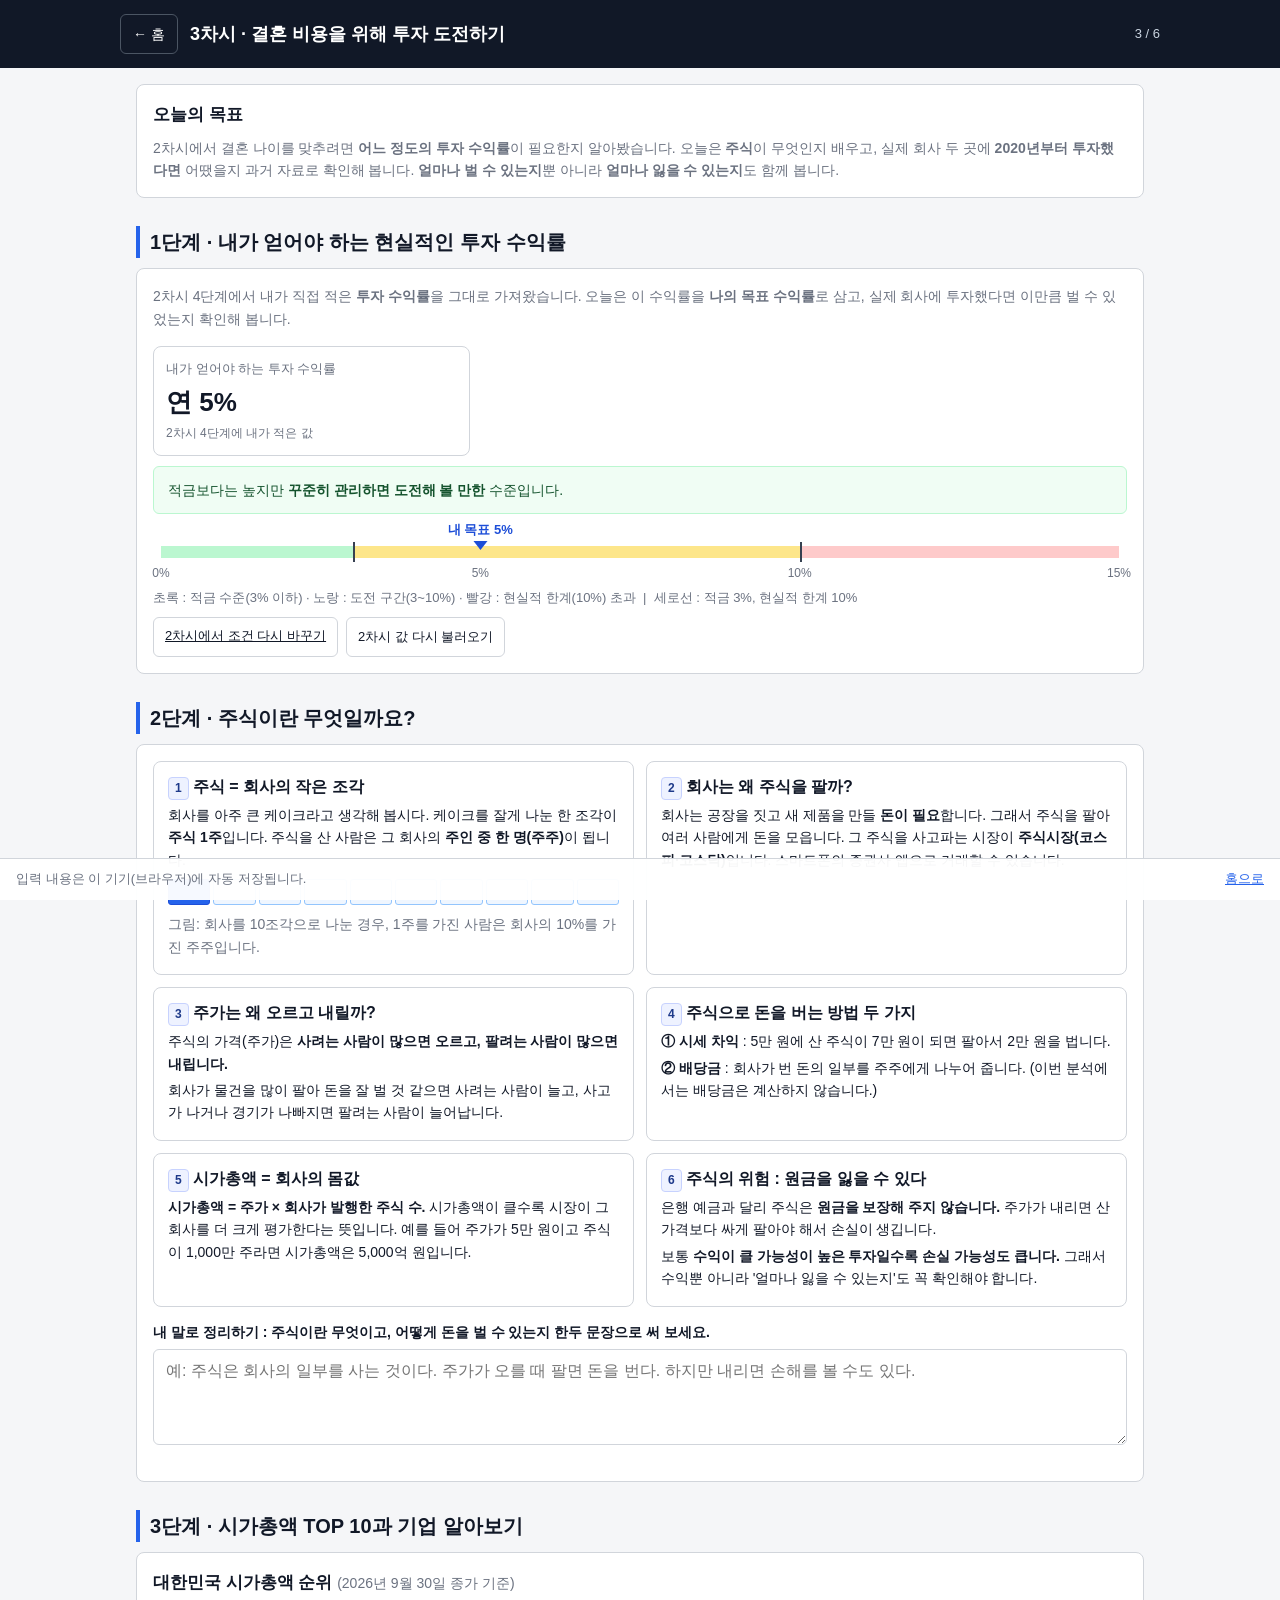
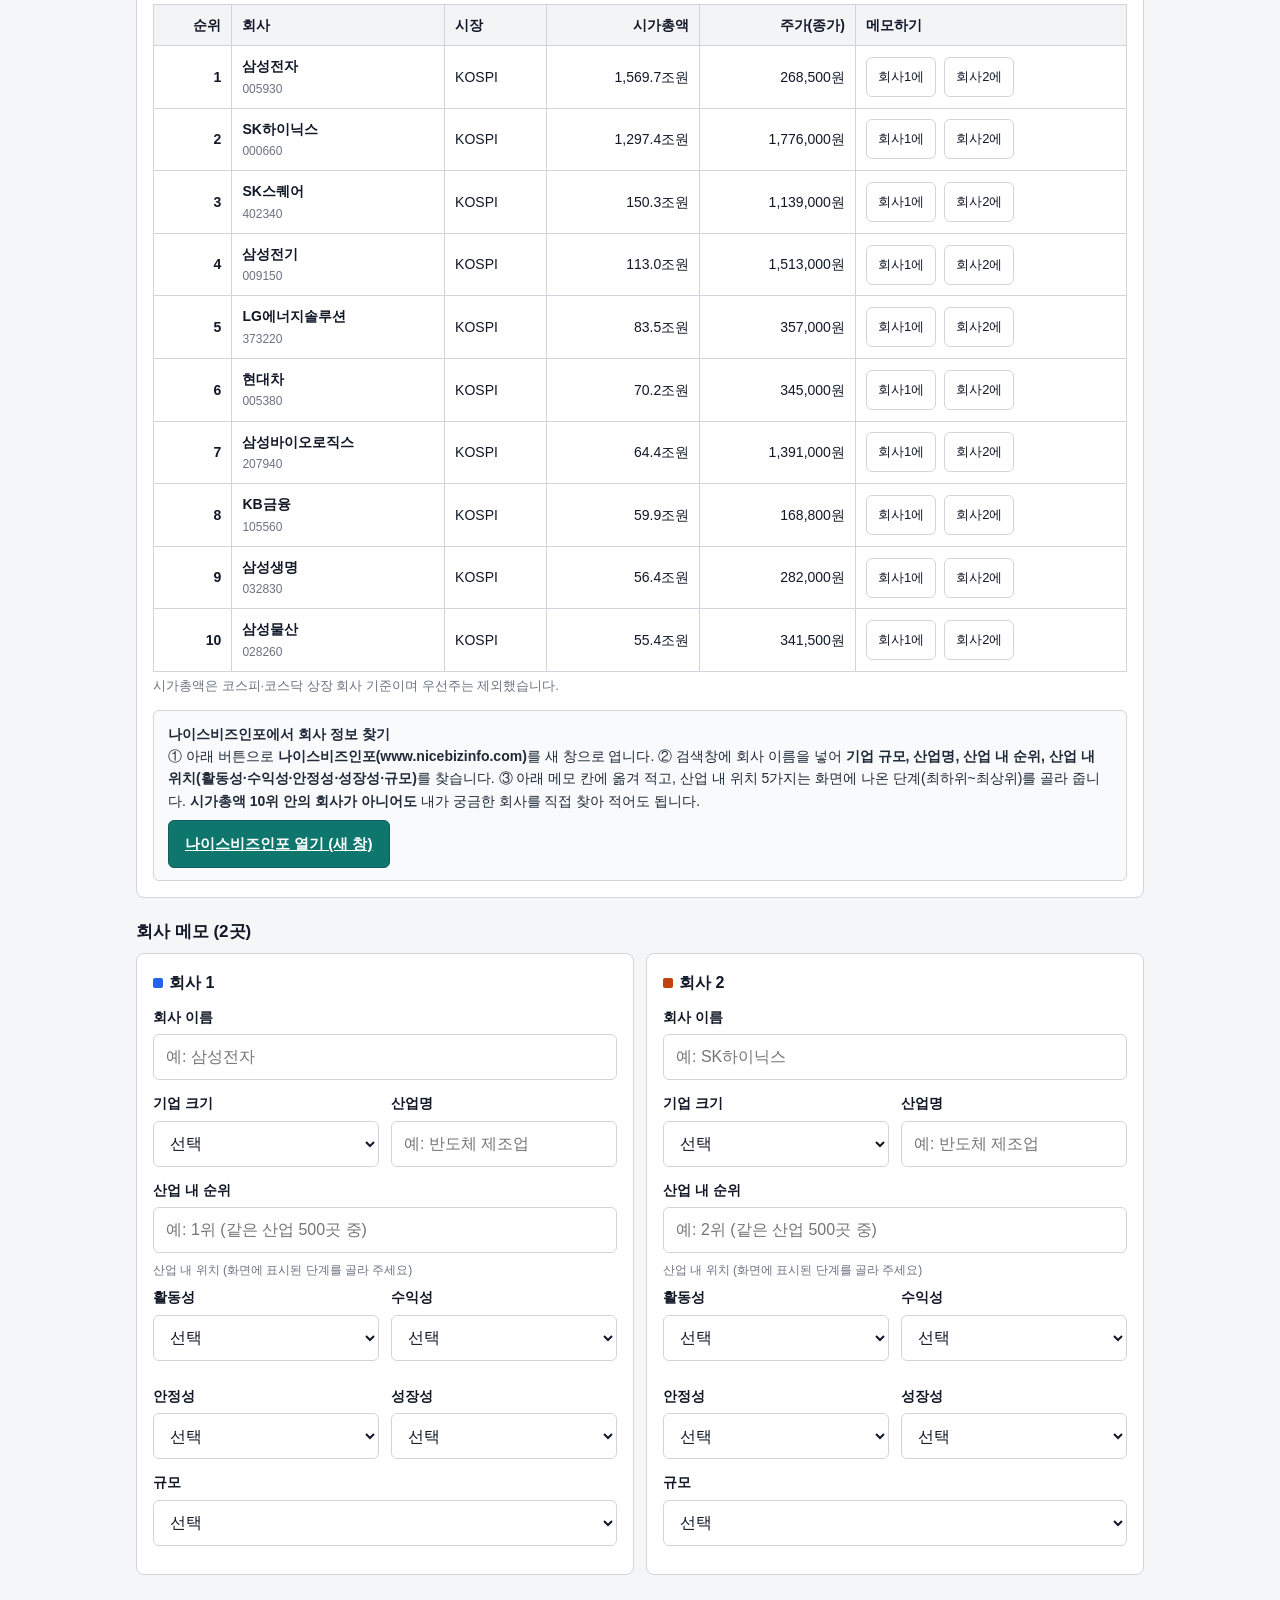
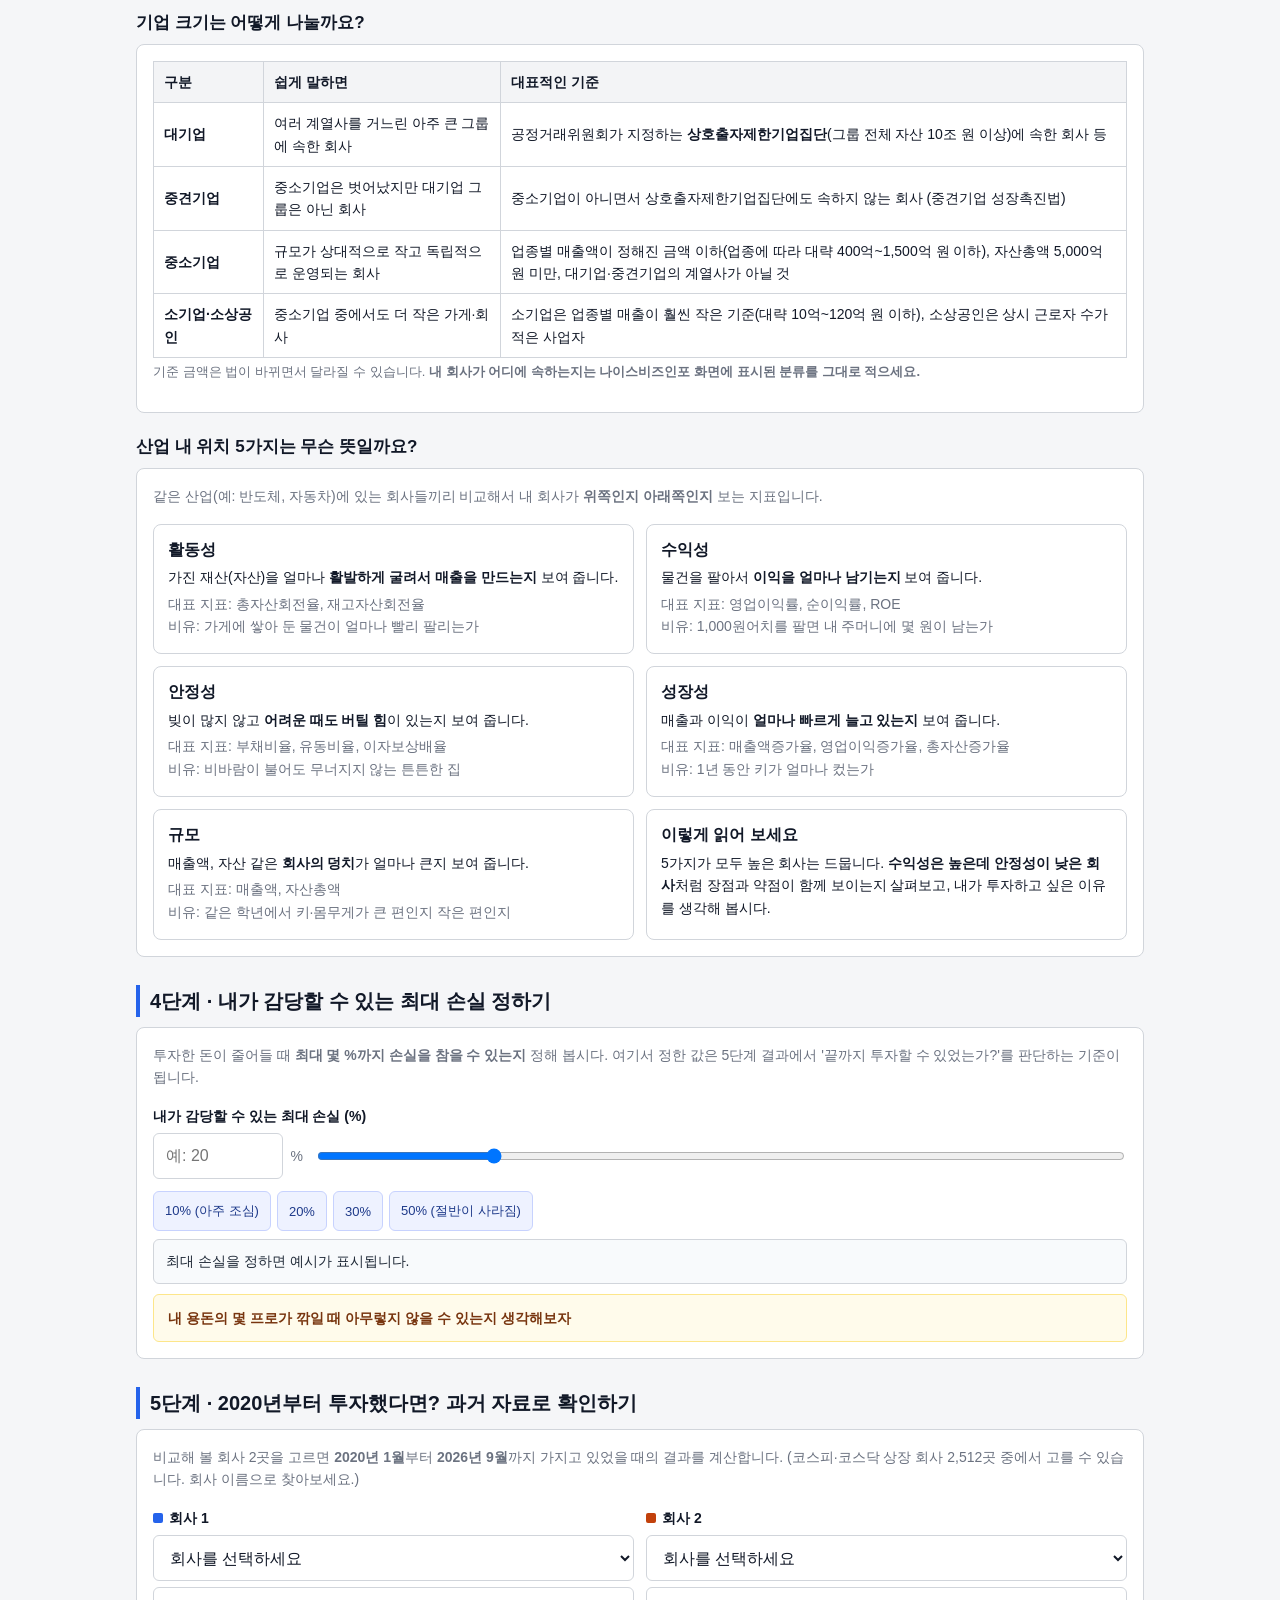
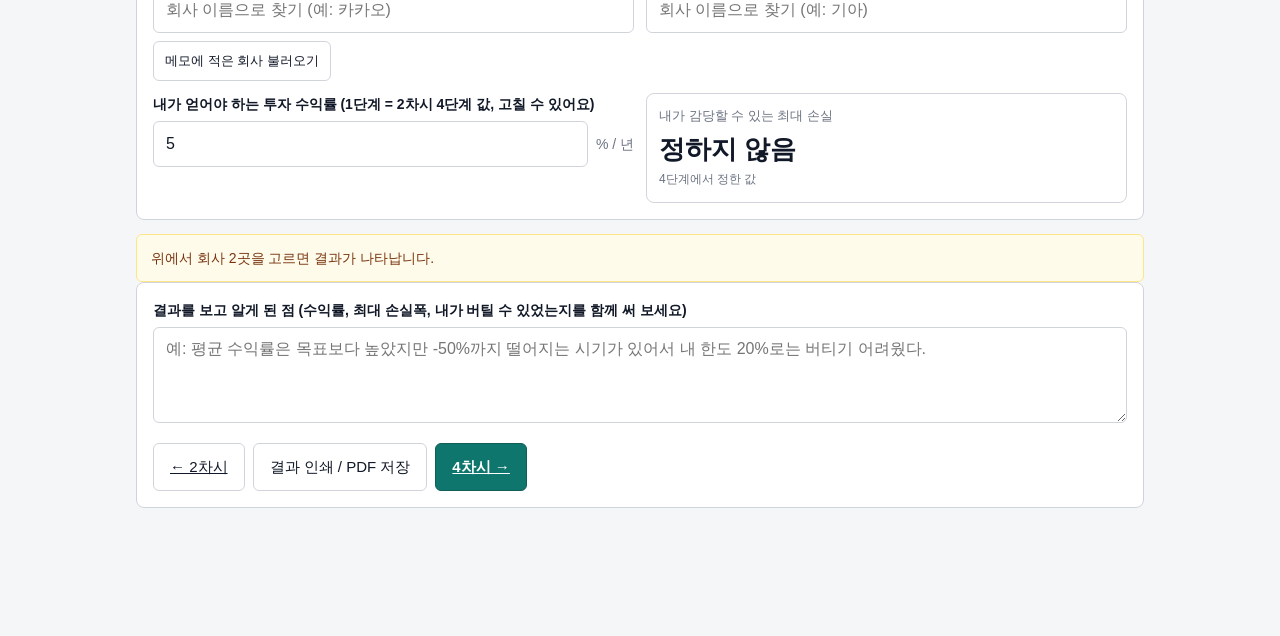
<file: lesson3.html>
<!DOCTYPE html>
<html lang="ko">
<head>
<meta charset="utf-8">
<meta name="viewport" content="width=device-width, initial-scale=1, viewport-fit=cover">
<title>3차시 · 결혼 비용을 위해 투자 도전하기</title>
<link rel="stylesheet" href="css/style.css">
<style>
  .scale{position:relative;height:64px;margin:6px 8px 4px}
  .scale .zone{position:absolute;top:26px;height:12px}
  .scale .tick{position:absolute;top:22px;width:2px;height:20px;background:#374151}
  .scale .ax{position:absolute;top:44px;font-size:12px;color:#6b7280;transform:translateX(-50%)}
  .scale .me{position:absolute;top:0;transform:translateX(-50%);text-align:center;font-size:13px;font-weight:700;color:#1d4ed8;white-space:nowrap}
  .scale .me:after{content:"";display:block;margin:0 auto;width:0;height:0;border-left:7px solid transparent;border-right:7px solid transparent;border-top:9px solid #1d4ed8}
  .pieces{display:grid;grid-template-columns:repeat(10,1fr);gap:3px;margin:8px 0}
  .pieces span{height:26px;border:1px solid #93c5fd;background:#eff6ff;border-radius:3px}
  .pieces span.me{background:#2563eb;border-color:#1d4ed8}
  .tw{overflow-x:auto}
  .know{display:grid;grid-template-columns:repeat(2,1fr);gap:12px}
  @media(max-width:700px){.know{grid-template-columns:1fr}}
  .know .k{border:1px solid var(--line);border-radius:var(--radius);padding:12px 14px;background:#fff}
  .know .k h4{margin:0 0 4px;font-size:16px}
  .know .k p{margin:4px 0;font-size:14px}
  .tag{display:inline-block;font-size:12px;font-weight:700;color:#1e3a8a;background:#eef2ff;border:1px solid #c7d2fe;border-radius:4px;padding:1px 6px;margin-right:4px}
  .dot{display:inline-block;width:10px;height:10px;border-radius:2px;margin-right:6px;vertical-align:baseline}
  .memo h4{margin:0 0 10px;font-size:16px}
  .rowhelp{font-size:12px;color:var(--muted)}
  table.t td .sub{display:block;font-size:12px;color:var(--muted);margin-top:2px}
  table.t td.win{font-weight:700}
  .up{color:#15803d}.down{color:#b91c1c}
  .lim{display:flex;gap:12px;align-items:center;flex-wrap:wrap}
  .lim input[type=range]{flex:1;min-width:180px;min-height:36px}
</style>
<script>
  /* ?demo=1 로 열면 연습용 가짜 자료로 화면을 미리 볼 수 있습니다 */
  document.write('<script src="js/'+(location.search.indexOf('demo=1')>=0?'stocks-demo.js':'stocks-data.js')+'"><\/script>');
</script>
</head>
<body>
<header class="top"><div class="inner">
  <a class="home" href="index.html">← 홈</a><h1>3차시 · 결혼 비용을 위해 투자 도전하기</h1><span class="step">3 / 6</span>
</div></header>
<div class="wrap">

<div class="card">
  <h3 style="margin-top:0">오늘의 목표</h3>
  <p class="lead" style="margin-bottom:0">2차시에서 결혼 나이를 맞추려면 <b>어느 정도의 투자 수익률</b>이 필요한지 알아봤습니다.
  오늘은 <b>주식</b>이 무엇인지 배우고, 실제 회사 두 곳에 <b><span class="startYear">2020</span>년부터 투자했다면</b> 어땠을지 과거 자료로 확인해 봅니다.
  <b>얼마나 벌 수 있는지</b>뿐 아니라 <b>얼마나 잃을 수 있는지</b>도 함께 봅니다.</p>
</div>

<!-- ========== 1단계 ========== -->
<h2>1단계 · 내가 얻어야 하는 현실적인 투자 수익률</h2>
<div class="card">
  <p class="lead" style="margin-top:0">2차시 4단계에서 내가 직접 적은 <b>투자 수익률</b>을 그대로 가져왔습니다. 오늘은 이 수익률을 <b>나의 목표 수익률</b>로 삼고, 실제 회사에 투자했다면 이만큼 벌 수 있었는지 확인해 봅니다.</p>
  <div id="reqMissing"></div>
  <div id="reqBody"></div>
  <div class="btnrow">
    <a class="btn ghost sm" href="lesson2.html">2차시에서 조건 다시 바꾸기</a>
    <button type="button" class="btn ghost sm" id="reqReload">2차시 값 다시 불러오기</button>
  </div>
</div>

<!-- ========== 2단계 ========== -->
<h2>2단계 · 주식이란 무엇일까요?</h2>
<div class="card">
  <div class="know">
    <div class="k">
      <h4><span class="tag">1</span>주식 = 회사의 작은 조각</h4>
      <p>회사를 아주 큰 케이크라고 생각해 봅시다. 케이크를 잘게 나눈 한 조각이 <b>주식 1주</b>입니다.
      주식을 산 사람은 그 회사의 <b>주인 중 한 명(주주)</b>이 됩니다.</p>
      <div class="pieces" id="pieces"></div>
      <p class="help">그림: 회사를 10조각으로 나눈 경우, 1주를 가진 사람은 회사의 10%를 가진 주주입니다.</p>
    </div>
    <div class="k">
      <h4><span class="tag">2</span>회사는 왜 주식을 팔까?</h4>
      <p>회사는 공장을 짓고 새 제품을 만들 <b>돈이 필요</b>합니다. 그래서 주식을 팔아 여러 사람에게 돈을 모읍니다.
      그 주식을 사고파는 시장이 <b>주식시장(코스피·코스닥)</b>입니다. 스마트폰의 증권사 앱으로 거래할 수 있습니다.</p>
    </div>
    <div class="k">
      <h4><span class="tag">3</span>주가는 왜 오르고 내릴까?</h4>
      <p>주식의 가격(주가)은 <b>사려는 사람이 많으면 오르고, 팔려는 사람이 많으면 내립니다.</b></p>
      <p>회사가 물건을 많이 팔아 돈을 잘 벌 것 같으면 사려는 사람이 늘고, 사고가 나거나 경기가 나빠지면 팔려는 사람이 늘어납니다.</p>
    </div>
    <div class="k">
      <h4><span class="tag">4</span>주식으로 돈을 버는 방법 두 가지</h4>
      <p><b>① 시세 차익</b> : 5만 원에 산 주식이 7만 원이 되면 팔아서 2만 원을 법니다.</p>
      <p><b>② 배당금</b> : 회사가 번 돈의 일부를 주주에게 나누어 줍니다. (이번 분석에서는 배당금은 계산하지 않습니다.)</p>
    </div>
    <div class="k">
      <h4><span class="tag">5</span>시가총액 = 회사의 몸값</h4>
      <p><b>시가총액 = 주가 × 회사가 발행한 주식 수.</b> 시가총액이 클수록 시장이 그 회사를 더 크게 평가한다는 뜻입니다.
      예를 들어 주가가 5만 원이고 주식이 1,000만 주라면 시가총액은 5,000억 원입니다.</p>
    </div>
    <div class="k">
      <h4><span class="tag">6</span>주식의 위험 : 원금을 잃을 수 있다</h4>
      <p>은행 예금과 달리 주식은 <b>원금을 보장해 주지 않습니다.</b> 주가가 내리면 산 가격보다 싸게 팔아야 해서 손실이 생깁니다.</p>
      <p>보통 <b>수익이 클 가능성이 높은 투자일수록 손실 가능성도 큽니다.</b> 그래서 수익뿐 아니라 '얼마나 잃을 수 있는지'도 꼭 확인해야 합니다.</p>
    </div>
  </div>
  <label class="f" style="margin-top:14px"><span class="t">내 말로 정리하기 : 주식이란 무엇이고, 어떻게 돈을 벌 수 있는지 한두 문장으로 써 보세요.</span>
    <textarea id="basic" data-store="l3_basic" placeholder="예: 주식은 회사의 일부를 사는 것이다. 주가가 오를 때 팔면 돈을 번다. 하지만 내리면 손해를 볼 수도 있다."></textarea>
  </label>
</div>

<!-- ========== 3단계 ========== -->
<h2>3단계 · 시가총액 TOP 10과 기업 알아보기</h2>
<div id="dataBanner"></div>
<div class="card">
  <h3 style="margin-top:0">대한민국 시가총액 순위 <span id="asofTxt" style="font-weight:400;font-size:14px;color:#6b7280"></span></h3>
  <div class="tw">
  <table class="t">
    <thead><tr><th class="num">순위</th><th>회사</th><th>시장</th><th class="num">시가총액</th><th class="num">주가(종가)</th><th>메모하기</th></tr></thead>
    <tbody id="rankBody"><tr><td colspan="6">자료를 불러오는 중…</td></tr></tbody>
  </table>
  </div>
  <p class="help" id="rankNote">시가총액은 코스피·코스닥 상장 회사 기준이며 우선주는 제외했습니다.</p>
  <div class="box plain" style="margin-top:10px">
    <b>나이스비즈인포에서 회사 정보 찾기</b><br>
    ① 아래 버튼으로 <b>나이스비즈인포(www.nicebizinfo.com)</b>를 새 창으로 엽니다. ② 검색창에 회사 이름을 넣어 <b>기업 규모, 산업명, 산업 내 순위, 산업 내 위치(활동성·수익성·안정성·성장성·규모)</b>를 찾습니다.
    ③ 아래 메모 칸에 옮겨 적고, 산업 내 위치 5가지는 화면에 나온 단계(최하위~최상위)를 골라 줍니다. <b>시가총액 10위 안의 회사가 아니어도</b> 내가 궁금한 회사를 직접 찾아 적어도 됩니다.
    <div class="btnrow"><a class="btn teal" href="https://www.nicebizinfo.com" target="_blank" rel="noopener">나이스비즈인포 열기 (새 창)</a></div>
  </div>
</div>

<h3>회사 메모 (2곳)</h3>
<div class="grid2">
  <div class="card memo" id="memo1">
    <h4><span class="dot" style="background:#2563eb"></span>회사 1</h4>
    <label class="f"><span class="t">회사 이름</span><input type="text" id="m1_name" data-store="l3_m1_name" placeholder="예: 삼성전자"></label>
    <div class="grid2">
      <label class="f"><span class="t">기업 크기</span>
        <select id="m1_size" data-store="l3_m1_size"><option value="">선택</option><option>대기업</option><option>중견기업</option><option>중소기업</option><option>기타</option></select></label>
      <label class="f"><span class="t">산업명</span><input type="text" id="m1_ind" data-store="l3_m1_industry" placeholder="예: 반도체 제조업"></label>
    </div>
    <label class="f"><span class="t">산업 내 순위</span><input type="text" id="m1_rank" data-store="l3_m1_rank" placeholder="예: 1위 (같은 산업 500곳 중)"></label>
    <div class="rowhelp" style="margin:-4px 0 6px">산업 내 위치 (화면에 표시된 단계를 골라 주세요)</div>
    <div class="grid2">
      <label class="f"><span class="t">활동성</span><select class="lvl" data-store="l3_m1_act"></select></label>
      <label class="f"><span class="t">수익성</span><select class="lvl" data-store="l3_m1_prof"></select></label>
      <label class="f"><span class="t">안정성</span><select class="lvl" data-store="l3_m1_stab"></select></label>
      <label class="f"><span class="t">성장성</span><select class="lvl" data-store="l3_m1_grow"></select></label>
    </div>
    <label class="f"><span class="t">규모</span><select class="lvl" data-store="l3_m1_scale"></select></label>
  </div>
  <div class="card memo" id="memo2">
    <h4><span class="dot" style="background:#c2410c"></span>회사 2</h4>
    <label class="f"><span class="t">회사 이름</span><input type="text" id="m2_name" data-store="l3_m2_name" placeholder="예: SK하이닉스"></label>
    <div class="grid2">
      <label class="f"><span class="t">기업 크기</span>
        <select id="m2_size" data-store="l3_m2_size"><option value="">선택</option><option>대기업</option><option>중견기업</option><option>중소기업</option><option>기타</option></select></label>
      <label class="f"><span class="t">산업명</span><input type="text" id="m2_ind" data-store="l3_m2_industry" placeholder="예: 반도체 제조업"></label>
    </div>
    <label class="f"><span class="t">산업 내 순위</span><input type="text" id="m2_rank" data-store="l3_m2_rank" placeholder="예: 2위 (같은 산업 500곳 중)"></label>
    <div class="rowhelp" style="margin:-4px 0 6px">산업 내 위치 (화면에 표시된 단계를 골라 주세요)</div>
    <div class="grid2">
      <label class="f"><span class="t">활동성</span><select class="lvl" data-store="l3_m2_act"></select></label>
      <label class="f"><span class="t">수익성</span><select class="lvl" data-store="l3_m2_prof"></select></label>
      <label class="f"><span class="t">안정성</span><select class="lvl" data-store="l3_m2_stab"></select></label>
      <label class="f"><span class="t">성장성</span><select class="lvl" data-store="l3_m2_grow"></select></label>
    </div>
    <label class="f"><span class="t">규모</span><select class="lvl" data-store="l3_m2_scale"></select></label>
  </div>
</div>

<h3>기업 크기는 어떻게 나눌까요?</h3>
<div class="card">
  <div class="tw">
  <table class="t">
    <thead><tr><th style="width:110px">구분</th><th>쉽게 말하면</th><th>대표적인 기준</th></tr></thead>
    <tbody>
      <tr><td><b>대기업</b></td><td>여러 계열사를 거느린 아주 큰 그룹에 속한 회사</td><td>공정거래위원회가 지정하는 <b>상호출자제한기업집단</b>(그룹 전체 자산 10조 원 이상)에 속한 회사 등</td></tr>
      <tr><td><b>중견기업</b></td><td>중소기업은 벗어났지만 대기업 그룹은 아닌 회사</td><td>중소기업이 아니면서 상호출자제한기업집단에도 속하지 않는 회사 (중견기업 성장촉진법)</td></tr>
      <tr><td><b>중소기업</b></td><td>규모가 상대적으로 작고 독립적으로 운영되는 회사</td><td>업종별 매출액이 정해진 금액 이하(업종에 따라 대략 400억~1,500억 원 이하), 자산총액 5,000억 원 미만, 대기업·중견기업의 계열사가 아닐 것</td></tr>
      <tr><td><b>소기업·소상공인</b></td><td>중소기업 중에서도 더 작은 가게·회사</td><td>소기업은 업종별 매출이 훨씬 작은 기준(대략 10억~120억 원 이하), 소상공인은 상시 근로자 수가 적은 사업자</td></tr>
    </tbody>
  </table>
  </div>
  <p class="help">기준 금액은 법이 바뀌면서 달라질 수 있습니다. <b>내 회사가 어디에 속하는지는 나이스비즈인포 화면에 표시된 분류를 그대로 적으세요.</b></p>
</div>

<h3>산업 내 위치 5가지는 무슨 뜻일까요?</h3>
<div class="card">
  <p class="lead" style="margin-top:0">같은 산업(예: 반도체, 자동차)에 있는 회사들끼리 비교해서 내 회사가 <b>위쪽인지 아래쪽인지</b> 보는 지표입니다.</p>
  <div class="know">
    <div class="k"><h4>활동성</h4><p>가진 재산(자산)을 얼마나 <b>활발하게 굴려서 매출을 만드는지</b> 보여 줍니다.</p><p class="help">대표 지표: 총자산회전율, 재고자산회전율<br>비유: 가게에 쌓아 둔 물건이 얼마나 빨리 팔리는가</p></div>
    <div class="k"><h4>수익성</h4><p>물건을 팔아서 <b>이익을 얼마나 남기는지</b> 보여 줍니다.</p><p class="help">대표 지표: 영업이익률, 순이익률, ROE<br>비유: 1,000원어치를 팔면 내 주머니에 몇 원이 남는가</p></div>
    <div class="k"><h4>안정성</h4><p>빚이 많지 않고 <b>어려운 때도 버틸 힘</b>이 있는지 보여 줍니다.</p><p class="help">대표 지표: 부채비율, 유동비율, 이자보상배율<br>비유: 비바람이 불어도 무너지지 않는 튼튼한 집</p></div>
    <div class="k"><h4>성장성</h4><p>매출과 이익이 <b>얼마나 빠르게 늘고 있는지</b> 보여 줍니다.</p><p class="help">대표 지표: 매출액증가율, 영업이익증가율, 총자산증가율<br>비유: 1년 동안 키가 얼마나 컸는가</p></div>
    <div class="k"><h4>규모</h4><p>매출액, 자산 같은 <b>회사의 덩치</b>가 얼마나 큰지 보여 줍니다.</p><p class="help">대표 지표: 매출액, 자산총액<br>비유: 같은 학년에서 키·몸무게가 큰 편인지 작은 편인지</p></div>
    <div class="k"><h4>이렇게 읽어 보세요</h4><p>5가지가 모두 높은 회사는 드뭅니다. <b>수익성은 높은데 안정성이 낮은 회사</b>처럼 장점과 약점이 함께 보이는지 살펴보고, 내가 투자하고 싶은 이유를 생각해 봅시다.</p></div>
  </div>
</div>

<!-- ========== 4단계 ========== -->
<h2>4단계 · 내가 감당할 수 있는 최대 손실 정하기</h2>
<div class="card">
  <p class="lead" style="margin-top:0">투자한 돈이 줄어들 때 <b>최대 몇 %까지 손실을 참을 수 있는지</b> 정해 봅시다. 여기서 정한 값은 5단계 결과에서 '끝까지 투자할 수 있었는가?'를 판단하는 기준이 됩니다.</p>
  <label class="f"><span class="t">내가 감당할 수 있는 최대 손실 (%)</span>
    <div class="lim">
      <div class="unit" style="width:150px"><input type="number" id="maxLoss" data-store="l3_maxLoss" min="1" max="99" step="1" placeholder="예: 20"><span class="u">%</span></div>
      <input type="range" id="maxLossRange" min="1" max="90" step="1" value="20" aria-label="최대 손실 선택">
    </div>
  </label>
  <div class="chips">
    <button type="button" class="chip" data-loss="10">10% (아주 조심)</button>
    <button type="button" class="chip" data-loss="20">20%</button>
    <button type="button" class="chip" data-loss="30">30%</button>
    <button type="button" class="chip" data-loss="50">50% (절반이 사라짐)</button>
  </div>
  <div class="formula" id="lossExample">최대 손실을 정하면 예시가 표시됩니다.</div>
  <div class="box" style="margin-top:10px"><b>내 용돈의 몇 프로가 깎일 때 아무렇지 않을 수 있는지 생각해보자</b></div>
</div>

<!-- ========== 5단계 ========== -->
<h2>5단계 · <span class="startYear">2020</span>년부터 투자했다면? 과거 자료로 확인하기</h2>
<div class="card">
  <p class="lead" style="margin-top:0">비교해 볼 회사 2곳을 고르면 <b id="periodStart">2020년 1월</b>부터 <b id="periodEnd">2026년 9월</b>까지 가지고 있었을 때의 결과를 계산합니다. (<span id="listNote">회사 목록은 시가총액 TOP 10과 선생님이 추가한 회사입니다.</span>)</p>
  <div class="grid2">
    <div><label class="f" style="margin-bottom:6px"><span class="t"><span class="dot" style="background:#2563eb"></span>회사 1</span><select id="pick1" data-store="l3_pick1"></select></label>
      <input type="text" id="q1" list="coList" placeholder="회사 이름으로 찾기 (예: 카카오)" autocomplete="off" aria-label="회사 1 이름으로 찾기"></div>
    <div><label class="f" style="margin-bottom:6px"><span class="t"><span class="dot" style="background:#c2410c"></span>회사 2</span><select id="pick2" data-store="l3_pick2"></select></label>
      <input type="text" id="q2" list="coList" placeholder="회사 이름으로 찾기 (예: 기아)" autocomplete="off" aria-label="회사 2 이름으로 찾기"></div>
    <datalist id="coList"></datalist>
  </div>
  <div class="btnrow"><button type="button" class="btn ghost sm" id="fromMemo">메모에 적은 회사 불러오기</button></div>
  <div id="pickMsg" class="help"></div>
  <div class="grid2" style="margin-top:12px">
    <label class="f"><span class="t">내가 얻어야 하는 투자 수익률 (1단계 = 2차시 4단계 값, 고칠 수 있어요)</span>
      <div class="unit"><input type="number" id="targetRate" data-store="l3_targetRate" step="0.1"><span class="u">% / 년</span></div></label>
    <div class="metric"><div class="l">내가 감당할 수 있는 최대 손실</div><div class="v" id="limShow">-</div><div class="s">4단계에서 정한 값</div></div>
  </div>
</div>

<div id="resWrap"></div>

<div class="card">
  <label class="f"><span class="t">결과를 보고 알게 된 점 (수익률, 최대 손실폭, 내가 버틸 수 있었는지를 함께 써 보세요)</span>
    <textarea id="memo" data-store="l3_memo" placeholder="예: 평균 수익률은 목표보다 높았지만 -50%까지 떨어지는 시기가 있어서 내 한도 20%로는 버티기 어려웠다."></textarea></label>
  <div class="btnrow"><a class="btn ghost" href="lesson2.html">← 2차시</a>
    <button type="button" class="btn ghost" onclick="window.print()">결과 인쇄 / PDF 저장</button>
    <a class="btn teal" href="lesson4.html">4차시 →</a></div>
</div>

</div>
<div class="sticky"><span>입력 내용은 이 기기(브라우저)에 자동 저장됩니다.</span><span id="savedFlag" class="saved"></span>
<a href="index.html" style="margin-left:auto">홈으로</a></div>

<script src="js/store.js"></script>
<script src="js/calc.js"></script>
<script src="js/invest.js"></script>
<script>
(function(){
  var $=function(id){return document.getElementById(id);};
  var num=function(id){var v=parseFloat($(id).value);return isFinite(v)?v:null;};
  var esc=function(s){return String(s).replace(/[&<>"]/g,function(c){return {'&':'&amp;','<':'&lt;','>':'&gt;','"':'&quot;'}[c];});};
  var DATA=window.STOCK_DATA||null;
  var HAS=!!(DATA&&DATA.companies&&DATA.ranking);
  /* 전체 회사 자료(--all)는 용량을 줄이려고 달 목록을 한 번만 저장함 → 회사마다 months/prices 로 풀어 줌 */
  if(HAS&&DATA.months){
    Object.keys(DATA.companies).forEach(function(c){
      var o=DATA.companies[c];
      if(!o.months){ o.prices=o.p; o.months=DATA.months.slice(o.s,o.s+o.p.length); }
    });
  }
  var DSTART='2020-01', DEND='2026-09', NCO=0;
  if(HAS){
    var cs=Object.keys(DATA.companies); NCO=cs.length;
    cs.forEach(function(c,i){ var ms=DATA.companies[c].months; if(!ms||!ms.length) return;
      if(i===0||ms[0]<DSTART) DSTART=ms[0]; if(i===0||ms[ms.length-1]>DEND) DEND=ms[ms.length-1]; });
  }
  var COLORS=['#2563eb','#c2410c'];

  /* 주식 조각 그림 */
  var pc=''; for(var i=0;i<10;i++) pc+='<span'+(i===0?' class="me"':'')+'></span>'; $('pieces').innerHTML=pc;

  /* ========== 1단계 : 2차시 4단계에서 학생이 적은 투자 수익률 그대로 가져오기 ========== */
  function gv(adj,l1,dv){ var v=STORE.num(adj); if(v===null) v=STORE.num(l1); return (v===null||v===undefined)?dv:v; }
  var REQ={rate:null};
  function rateMsg(r){
    if(r<=0) return {cls:'',msg:'수익률이 0% 이하입니다. 저축만 하는 것과 같습니다.'};
    if(r<=3) return {cls:'good',msg:'은행 <b>적금 평균 금리(3%)</b> 이하입니다. 안정적인 상품으로도 가능한 수준입니다.'};
    if(r<=6) return {cls:'good',msg:'적금보다는 높지만 <b>꾸준히 관리하면 도전해 볼 만한</b> 수준입니다.'};
    if(r<=9.2) return {cls:'',msg:'<b>미국 투자 전문 업체의 5년 평균(9.2%)</b>에 가까운 수준입니다. 쉽지 않은 목표이니 손실 위험도 함께 생각해야 합니다.'};
    if(r<=10) return {cls:'',msg:'현실적인 한계로 보는 <b>10%</b> 가까이 됩니다. 매우 어렵고 위험이 큰 목표입니다.'};
    return {cls:'bad',msg:'현실적인 한계(10%)를 넘습니다. 실제로 이 수익률을 꾸준히 얻기는 매우 어렵습니다. 2차시 4단계에서 <b>다른 조건</b>을 함께 바꿔 보는 것도 좋습니다.'};
  }
  function calcReq(){
    var r=STORE.num('l2_adj_rate');
    REQ.rate=(r===null||r===undefined||!isFinite(r))?null:r;
    if(REQ.rate===null){
      $('reqMissing').innerHTML='<div class="box bad">2차시 4단계의 <b>투자 수익률(%)</b> 값을 찾을 수 없습니다. 같은 기기에서 <a href="lesson2.html">2차시 4단계</a>를 먼저 진행해 주세요.<br>'
        +'지금 바로 하려면 아래 <b>5단계의 「내가 얻어야 하는 투자 수익률」 칸</b>에 직접 적어도 됩니다.</div>';
      $('reqBody').innerHTML=''; return;
    }
    $('reqMissing').innerHTML='';
    var rv=REQ.rate, rm=rateMsg(rv);

    /* 참고 정보 : 이 수익률로 2차시 4단계 조건대로 하면 몇 살에 결혼할 수 있는지 (수익률은 바꾸지 않음) */
    var o={ jobAge:gv('l2_adj_jobAge','l1_jobAge',null), preSave:gv('l2_adj_preSave','l1_preSave',null),
            monthlySave:gv('l2_adj_monthlySave','l1_monthlySave',null), weddingCost:gv('l2_adj_weddingCost','l1_weddingCost',null),
            share:gv('l2_adj_share','l1_share',50), wishAge:gv('l2_adj_wishAge','l1_wishAge',null),
            infl:STORE.num('l2_infl',3.1), nowAge:15, rate:rv };
    var ready=['jobAge','preSave','monthlySave','weddingCost'].every(function(k){ return o[k]!==null; });
    var ageCard='', gapCard='', cond='';
    if(ready){
      var sim=CALC.simulate(o);
      ageCard='<div class="metric"><div class="l">이 수익률로 결혼 가능한 나이</div><div class="v">'+CALC.ageText(sim.age)+'</div><div class="s">2차시 4단계 조건 그대로 계산</div></div>';
      if(o.wishAge!==null){
        var gap=(sim.age===null)?null:sim.age-o.wishAge, gt;
        if(gap===null) gt='비교 불가';
        else if(Math.abs(gap)<0.05) gt='딱 맞음';
        else gt=CALC.n1(Math.abs(gap))+'년 '+(gap>0?'늦음':'빠름');
        gapCard='<div class="metric"><div class="l">희망 결혼 나이와 비교</div><div class="v">'+gt+'</div><div class="s">희망 '+CALC.n1(o.wishAge)+'세</div></div>';
      }
      cond='<div class="formula">2차시 4단계 조건 · 취직 '+CALC.n1(o.jobAge)+'세, 취직 전 저축 '+CALC.won(o.preSave)
        +', 매달 저축 '+CALC.won(o.monthlySave)+', 결혼 비용 '+CALC.won(o.weddingCost)
        +((STORE.num('l2_adj_parent',0)||0)>0?'(부모님 도움 신랑·신부 각 '+CALC.won(STORE.num('l2_adj_parent'))+' 반영)':'')+' × 내 비율 '+CALC.n1(o.share)+'%, 물가 '+CALC.n1(o.infl)+'%</div>';
    }

    var mx=15, pos=function(v){return Math.max(0,Math.min(100,v/mx*100));};
    var scale='<div class="scale">'
      +'<div class="zone" style="left:0;width:'+pos(3)+'%;background:#bbf7d0"></div>'
      +'<div class="zone" style="left:'+pos(3)+'%;width:'+(pos(10)-pos(3))+'%;background:#fde68a"></div>'
      +'<div class="zone" style="left:'+pos(10)+'%;width:'+(100-pos(10))+'%;background:#fecaca"></div>'
      +'<div class="tick" style="left:'+pos(3)+'%"></div><div class="tick" style="left:'+pos(10)+'%"></div>';
    [0,5,10,15].forEach(function(v){ scale+='<div class="ax" style="left:'+pos(v)+'%">'+v+'%</div>'; });
    scale+='<div class="me" style="left:'+pos(rv)+'%">내 목표 '+CALC.n1(rv)+'%'+(rv>mx?' →':'')+'</div>';
    scale+='</div><div class="help">초록 : 적금 수준(3% 이하) · 노랑 : 도전 구간(3~10%) · 빨강 : 현실적 한계(10%) 초과 &nbsp;|&nbsp; 세로선 : 적금 3%, 현실적 한계 10%</div>';

    $('reqBody').innerHTML=
      '<div class="grid3">'
      +'<div class="metric"><div class="l">내가 얻어야 하는 투자 수익률</div><div class="v">연 '+CALC.n1(rv)+'%</div><div class="s">2차시 4단계에 내가 적은 값</div></div>'
      +ageCard+gapCard
      +'</div>'
      +'<div class="box'+(rm.cls?' '+rm.cls:'')+'" style="margin-top:10px">'+rm.msg+'</div>'
      +scale+cond;
  }

  /* 5단계 비교 칸 동기화 : 2차시 값이 바뀌었거나 예전(자동 계산) 값이 남아 있으면 2차시 값으로 덮어씀.
     학생이 5단계 칸을 직접 고친 경우에는 2차시 값이 그대로인 동안 유지됨 */
  function syncTarget(force){
    if(REQ.rate===null) return;
    var src=String(STORE.get('l3_targetRate_src',''));
    var cur=String(REQ.rate);
    if(force||$('targetRate').value===''||src!==cur){
      setField('targetRate',cur);
      STORE.set('l3_targetRate_src',cur);
    }
  }

  /* ========== 3단계 : 순위표 ========== */
  function capTxt(v){ return (v/1e12).toFixed(1).replace(/\B(?=(\d{3})+(?!\d))/g,',')+'조원'; }
  function setField(id,val){ var el=$(id); el.value=val; STORE.set(el.getAttribute('data-store'),val); }
  function renderRank(){
    if(!HAS){
      $('dataBanner').innerHTML='<div class="box bad"><b>주가 자료가 아직 준비되지 않았습니다.</b> 선생님이 <code>tools/build_stocks.py</code>를 실행(또는 GitHub Actions 실행)해서 <code>js/stocks-data.js</code>를 만들어 올려야 5단계까지 사용할 수 있습니다. 화면 모양만 미리 보려면 주소 끝에 <code>?demo=1</code>을 붙여 주세요. (연습용 가짜 자료)</div>';
      $('rankBody').innerHTML='<tr><td colspan="6">시가총액 자료가 없습니다.</td></tr>'; return;
    }
    if(DATA.demo) $('dataBanner').innerHTML='<div class="box bad"><b>연습용 가짜 자료입니다.</b> 실제 회사의 주가가 아닙니다. 수업에서는 ?demo=1 없이 접속하세요.</div>';
    var a=String(DATA.asof||''); if(a.length===8) $('asofTxt').textContent='('+a.slice(0,4)+'년 '+parseInt(a.slice(4,6),10)+'월 '+parseInt(a.slice(6,8),10)+'일 종가 기준)';
    var h='';
    DATA.ranking.forEach(function(r){
      h+='<tr><td class="num"><b>'+r.rank+'</b></td><td><b>'+esc(r.name)+'</b><span class="sub">'+esc(r.code)+'</span></td><td>'+esc(r.market)+'</td>'
        +'<td class="num">'+capTxt(r.cap)+'</td><td class="num">'+Number(r.close).toLocaleString()+'원</td>'
        +'<td><div class="btnrow" style="margin:0"><button type="button" class="btn ghost sm" data-fill="1" data-name="'+esc(r.name)+'">회사1에</button>'
        +'<button type="button" class="btn ghost sm" data-fill="2" data-name="'+esc(r.name)+'">회사2에</button></div></td></tr>';
    });
    $('rankBody').innerHTML=h;
    $('rankBody').addEventListener('click',function(e){
      var b=e.target.closest('button[data-fill]'); if(!b) return;
      setField('m'+b.getAttribute('data-fill')+'_name',b.getAttribute('data-name'));
      b.textContent='넣음'; setTimeout(function(){ b.textContent='회사'+b.getAttribute('data-fill')+'에'; },900);
    });
  }

  /* ========== 4단계 : 최대 손실 ========== */
  function lossUi(){
    var v=num('maxLoss');
    $('limShow').textContent=(v===null)?'정하지 않음':'-'+CALC.n1(v)+'%';
    if(v===null){ $('lossExample').textContent='최대 손실을 정하면 예시가 표시됩니다.'; return; }
    var keep=100-v;
    $('lossExample').innerHTML='예) 용돈 <b>10만원</b>으로 투자했다면 <b>'+CALC.n1(10*v/100)+'만원</b>이 줄어 <b>'+CALC.n1(10*keep/100)+'만원</b>이 남을 때까지 참을 수 있다는 뜻입니다. '
      +'(100만원이라면 '+CALC.n1(keep)+'만원이 남을 때까지)';
  }
  $('maxLoss').addEventListener('input',function(){ var v=num('maxLoss'); if(v!==null) $('maxLossRange').value=Math.min(90,Math.max(1,v)); lossUi(); runAnalysis(); });
  $('maxLossRange').addEventListener('input',function(){ setField('maxLoss',$('maxLossRange').value); lossUi(); runAnalysis(); });
  document.querySelectorAll('[data-loss]').forEach(function(b){
    b.addEventListener('click',function(){ setField('maxLoss',b.getAttribute('data-loss')); $('maxLossRange').value=b.getAttribute('data-loss'); lossUi(); runAnalysis(); });
  });

  /* ========== 5단계 : 분석 ========== */
  function fillPicks(){
    var opts='<option value="">회사를 선택하세요</option>';
    if(HAS){
      var codes=Object.keys(DATA.companies), order={};
      DATA.ranking.forEach(function(r){ order[r.code]=r.rank; });
      codes.sort(function(a,b){ var x=order[a]||999, y=order[b]||999; return x!==y?x-y:DATA.companies[a].name.localeCompare(DATA.companies[b].name); });
      codes.forEach(function(c){
        var o=DATA.companies[c];
        opts+='<option value="'+esc(c)+'">'+(order[c]?'['+order[c]+'위] ':'')+esc(o.name)+' ('+esc(c)+')</option>';
      });
    }
    $('pick1').innerHTML=opts; $('pick2').innerHTML=opts;
    if(HAS){
      var seen={}, dl='';
      Object.keys(DATA.companies).forEach(function(c){ var nm=DATA.companies[c].name; if(!seen[nm]){ seen[nm]=1; dl+='<option value="'+esc(nm)+'">'; } });
      $('coList').innerHTML=dl;
    }
  }
  [1,2].forEach(function(i){
    function go(final){
      var nm=$('q'+i).value.trim(); if(!nm) return;
      var c=exactCode(nm)||(final?matchCode(nm):null);
      if(c){ setField('pick'+i,c); $('pickMsg').textContent=''; runAnalysis(); }
      else if(final) $('pickMsg').textContent='"'+nm+'" 은(는) 주가 자료에 없습니다. 이름을 다시 확인해 주세요.';
    }
    $('q'+i).addEventListener('input',function(){ go(false); });
    $('q'+i).addEventListener('change',function(){ go(true); });
  });
  function exactCode(name){
    var n=normName(name); if(!n||!HAS) return null;
    var codes=Object.keys(DATA.companies);
    for(var i=0;i<codes.length;i++) if(normName(DATA.companies[codes[i]].name)===n) return codes[i];
    return null;
  }
  function normName(s){ return String(s||'').toLowerCase().replace(/[\s()\-\.]/g,''); }
  function matchCode(name){
    var n=normName(name); if(!n||!HAS) return null;
    var codes=Object.keys(DATA.companies), i;
    for(i=0;i<codes.length;i++) if(normName(DATA.companies[codes[i]].name)===n) return codes[i];
    for(i=0;i<codes.length;i++){ var cn=normName(DATA.companies[codes[i]].name); if(cn.indexOf(n)>=0||n.indexOf(cn)>=0) return codes[i]; }
    return null;
  }
  $('fromMemo').addEventListener('click',function(){
    var msg=[];
    [1,2].forEach(function(i){
      var nm=$('m'+i+'_name').value.trim();
      if(!nm){ msg.push('회사'+i+' 메모에 이름이 없습니다.'); return; }
      var c=matchCode(nm);
      if(c){ setField('pick'+i,c); msg.push('회사'+i+' : '+DATA.companies[c].name+' 선택됨'); }
      else msg.push('회사'+i+' "'+nm+'" 는 주가 자료에 없습니다. 목록에서 다른 회사를 고르거나 선생님께 추가를 요청하세요.');
    });
    $('pickMsg').textContent=msg.join(' / ');
    runAnalysis();
  });
  $('pick1').addEventListener('change',runAnalysis); $('pick2').addEventListener('change',runAnalysis);
  $('targetRate').addEventListener('input',runAnalysis);

  function ymText(s){ return INVEST.mLabel(s); }
  function cls(v){ return v>=0?'up':'down'; }
  function runAnalysis(){
    var wrap=$('resWrap');
    if(!HAS){ wrap.innerHTML=''; return; }
    var limit=num('maxLoss'), target=num('targetRate');
    var picks=[$('pick1').value,$('pick2').value];
    if(!picks[0]||!picks[1]){ wrap.innerHTML='<div class="box">위에서 회사 2곳을 고르면 결과가 나타납니다.</div>'; return; }
    if(picks[0]===picks[1]){ wrap.innerHTML='<div class="box bad">서로 다른 회사 2곳을 골라 주세요.</div>'; return; }
    var res=picks.map(function(c){ return {code:c,co:DATA.companies[c],a:INVEST.analyze(DATA.companies[c],limit)}; });
    if(!res[0].a||!res[1].a){ wrap.innerHTML='<div class="box bad">자료가 너무 짧아 계산할 수 없는 회사가 있습니다.</div>'; return; }
    var warn='';
    if(limit===null) warn+='<div class="box" style="margin-bottom:10px">4단계에서 <b>최대 손실</b>을 정하면 "끝까지 투자 성공" 여부도 판단합니다.</div>';
    if(target===null) warn+='<div class="box" style="margin-bottom:10px">위 칸에 <b>내가 얻어야 하는 투자 수익률</b>을 넣으면 비교 결과가 나타납니다.</div>';

    function row(label,fn,extra){
      var h='<tr><th scope="row" style="width:24%">'+label+'</th>';
      res.forEach(function(r){ h+='<td'+(extra||'')+'>'+fn(r.a,r)+'</td>'; });
      return h+'</tr>';
    }
    var head='<tr><th></th>';
    res.forEach(function(r,i){ head+='<th><span class="dot" style="background:'+COLORS[i]+'"></span>'+esc(r.co.name)+'</th>'; });
    head+='</tr>';
    var body='';
    body+=row('분석 기간',function(a){
      var late=(a.first>DSTART)?'<span class="sub">'+ymText(DSTART)+' 자료가 없어 '+ymText(a.first)+'부터 계산 (이 무렵 상장한 회사)</span>':'';
      return ymText(a.first)+' ~ '+ymText(a.last)+'<span class="sub">'+a.years.toFixed(1)+'년 동안</span>'+late; });
    body+=row('100만원을 처음 투자했다면, 지금',function(a){
      return '<b>'+Math.round(100*(1+a.total)).toLocaleString()+'만원</b><span class="sub">전체 수익률 '+INVEST.pct(a.total,0)+'</span>'; });
    body+=row('최고 급등했던 연도',function(a){
      return '<b>'+a.best.year+'년</b> <span class="up">'+INVEST.pct(a.best.ret)+'</span>'+(a.best.partial?'<span class="sub">* 일부 기간</span>':''); });
    body+=row('최고 하락했던 연도',function(a){
      return '<b>'+a.worst.year+'년</b> <span class="'+cls(a.worst.ret)+'">'+INVEST.pct(a.worst.ret)+'</span>'+(a.worst.partial?'<span class="sub">* 일부 기간</span>':''); });
    body+=row('최대 손실폭 (고점에서 가장 많이 떨어진 정도)',function(a){
      return '<b class="down">'+INVEST.pct(a.mdd)+'</b><span class="sub">'+ymText(a.peakM)+' 고점 → '+ymText(a.troughM)+' 저점</span>'
        +'<span class="sub">'+(a.recoverM?'고점을 다시 넘기까지 '+Math.round(a.recoverMonths/12*10)/10+'년 ('+ymText(a.recoverM)+')':'아직 그때의 고점을 되찾지 못함')+'</span>'; });
    body+=row('내 최대 손실 한도에서 팔고 나왔을 때 수익률',function(a){
      if(limit===null) return '<span class="sub">4단계에서 최대 손실을 정해 주세요</span>';
      if(a.success) return '<b class="up">끝까지 투자 성공</b><span class="sub">최대 손실폭 '+INVEST.pctAbs(a.mdd)+'가 내 한도 '+CALC.n1(limit)+'% 이내여서 끝까지 들고 있을 수 있었음 (전체 수익률 '+INVEST.pct(a.total,0)+')</span>';
      return '<b class="'+cls(a.exitRet)+'">'+INVEST.pct(a.exitRet)+'</b>'
        +'<span class="sub">'+ymText(a.exitPeakM)+' 고점에서 내 한도 '+CALC.n1(limit)+'%만큼 떨어진 '+ymText(a.exitM)+'에 팔고 나왔다면, 처음 투자한 돈 대비</span>'
        +'<span class="sub">100만원 → '+Math.round(100*(1+a.exitRet)).toLocaleString()+'만원</span>'; });
    body+=row('평균 연이율 (1년 평균 수익률)',function(a){
      return '<b class="'+cls(a.cagr)+'">'+INVEST.pct(a.cagr)+'</b><span class="sub">연평균 복리</span>'; });
    body+=row('내가 얻어야 하는 수익률('+(target===null?'-':CALC.n1(target)+'%')+')과 비교',function(a){
      if(target===null) return '-';
      var d=a.cagr*100-target, ad=Math.abs(d);
      if(ad<0.05) return '<b>거의 같습니다</b>';
      return '<span class="badge '+(d>0?'g':'b')+'">'+CALC.n1(ad)+'%p 더 '+(d>0?'높습니다':'낮습니다')+'</span>'; });
    body+=row('종합',function(a){
      if(limit===null||target===null) return '-';
      var hi=a.cagr*100>=target, ok=a.success;
      if(hi&&ok) return '수익률도 충분하고 손실도 견딜 수 있었던 투자입니다.';
      if(hi&&!ok) return '평균 수익률은 충분했지만, 중간에 내 한도보다 크게 떨어져 <b>끝까지 버티기 어려웠습니다</b>.';
      if(!hi&&ok) return '손실은 견딜 수 있었지만 <b>목표 수익률에는 못 미쳤습니다</b>.';
      return '수익률도 부족했고 손실도 견디기 어려웠습니다.'; });

    var note='<p class="help">* 표시는 자료가 있는 달부터(또는 9월까지)만 계산한 연도입니다. %p는 두 수익률의 차이입니다 (연 8%와 연 5%의 차이는 3%p).</p>';
    var all=INVEST.monthRange(res.map(function(r){return r.co.months;}));
    var g1=res.map(function(r,i){ var p0=r.co.prices[0]; return {color:COLORS[i],values:INVEST.align(r.co.months,all,r.co.prices.map(function(p){return 100*p/p0;}))}; });
    var g2=res.map(function(r,i){ return {color:COLORS[i],values:INVEST.align(r.co.months,all,r.a.dd.map(function(d){return d*100;}))}; });
    var legend='<div style="font-size:13px;margin-bottom:4px">'+res.map(function(r,i){ return '<span class="dot" style="background:'+COLORS[i]+'"></span>'+esc(r.co.name); }).join(' &nbsp; ')+'</div>';
    var c1=INVEST.lineChart({months:all,series:g1,yMin:0,unit:'만',label:'100만원을 처음 투자했을 때 가치 변화'});
    var c2=INVEST.lineChart({months:all,series:g2,yMax:0,unit:'%',hline:(limit===null?null:{value:-limit,label:'내 최대 손실 한도 -'+CALC.n1(limit)+'%'}),label:'고점 대비 하락폭 변화'});
    wrap.innerHTML=warn
      +'<div class="card"><div class="tw"><table class="t">'+head+body+'</table></div>'+note+'</div>'
      +'<div class="grid2"><div class="card"><h3 style="margin-top:0">100만원을 처음에 투자했다면</h3>'+legend+c1+'<p class="help">가로: 연도 · 세로: 내 돈의 가치(만원)</p></div>'
      +'<div class="card"><h3 style="margin-top:0">고점 대비 얼마나 떨어졌나</h3>'+legend+c2+'<p class="help">0%는 그때까지의 최고점. 아래로 내려갈수록 손실이 큽니다.'+(limit===null?'':' 빨간 점선보다 아래로 내려가면 내 한도를 넘은 때입니다.')+'</p></div></div>'
      +'<div class="box plain">계산 방법 : 월말 종가 기준, 액면분할·병합은 보정, 배당금과 거래 수수료·세금은 포함하지 않았습니다. '
      +'자료 출처 : '+esc(DATA.source||'')+'. <b>과거에 많이 올랐다고 앞으로도 오른다는 보장은 없습니다.</b></div>';
  }

  /* 산업 내 위치 : 최하위~최상위 중에서 고르기 (예전에 직접 적은 값이 있으면 목록에 함께 보여 줌) */
  var LEVELS=['최하위','하위','중위','상위','최상위'];
  document.querySelectorAll('select.lvl').forEach(function(el){
    var old=STORE.get(el.getAttribute('data-store'));
    var h='<option value="">선택</option>'+LEVELS.map(function(v){ return '<option>'+v+'</option>'; }).join('');
    if(old&&LEVELS.indexOf(old)<0) h+='<option value="'+esc(old)+'">'+esc(old)+' (직접 적은 값)</option>';
    el.innerHTML=h;
  });

  /* ========== 시작 ========== */
  document.querySelectorAll('.startYear').forEach(function(el){ el.textContent=DSTART.slice(0,4); });
  $('periodStart').textContent=ymText(DSTART); $('periodEnd').textContent=ymText(DEND);
  if(HAS&&DATA.all) $('listNote').textContent='코스피·코스닥 상장 회사 '+NCO.toLocaleString()+'곳 중에서 고를 수 있습니다. 회사 이름으로 찾아보세요.';
  else if(HAS) $('listNote').textContent='회사 목록은 시가총액 TOP 10과 선생님이 추가한 회사, 모두 '+NCO+'곳입니다.';
  fillPicks();
  STORE.bind(document);
  renderRank();
  calcReq();
  syncTarget(false);
  var ml=num('maxLoss'); if(ml!==null) $('maxLossRange').value=Math.min(90,Math.max(1,ml));
  lossUi(); runAnalysis();
  $('reqReload').addEventListener('click',function(){
    calcReq();
    syncTarget(true);
    runAnalysis();
  });
})();
</script>
</body></html>
</file>
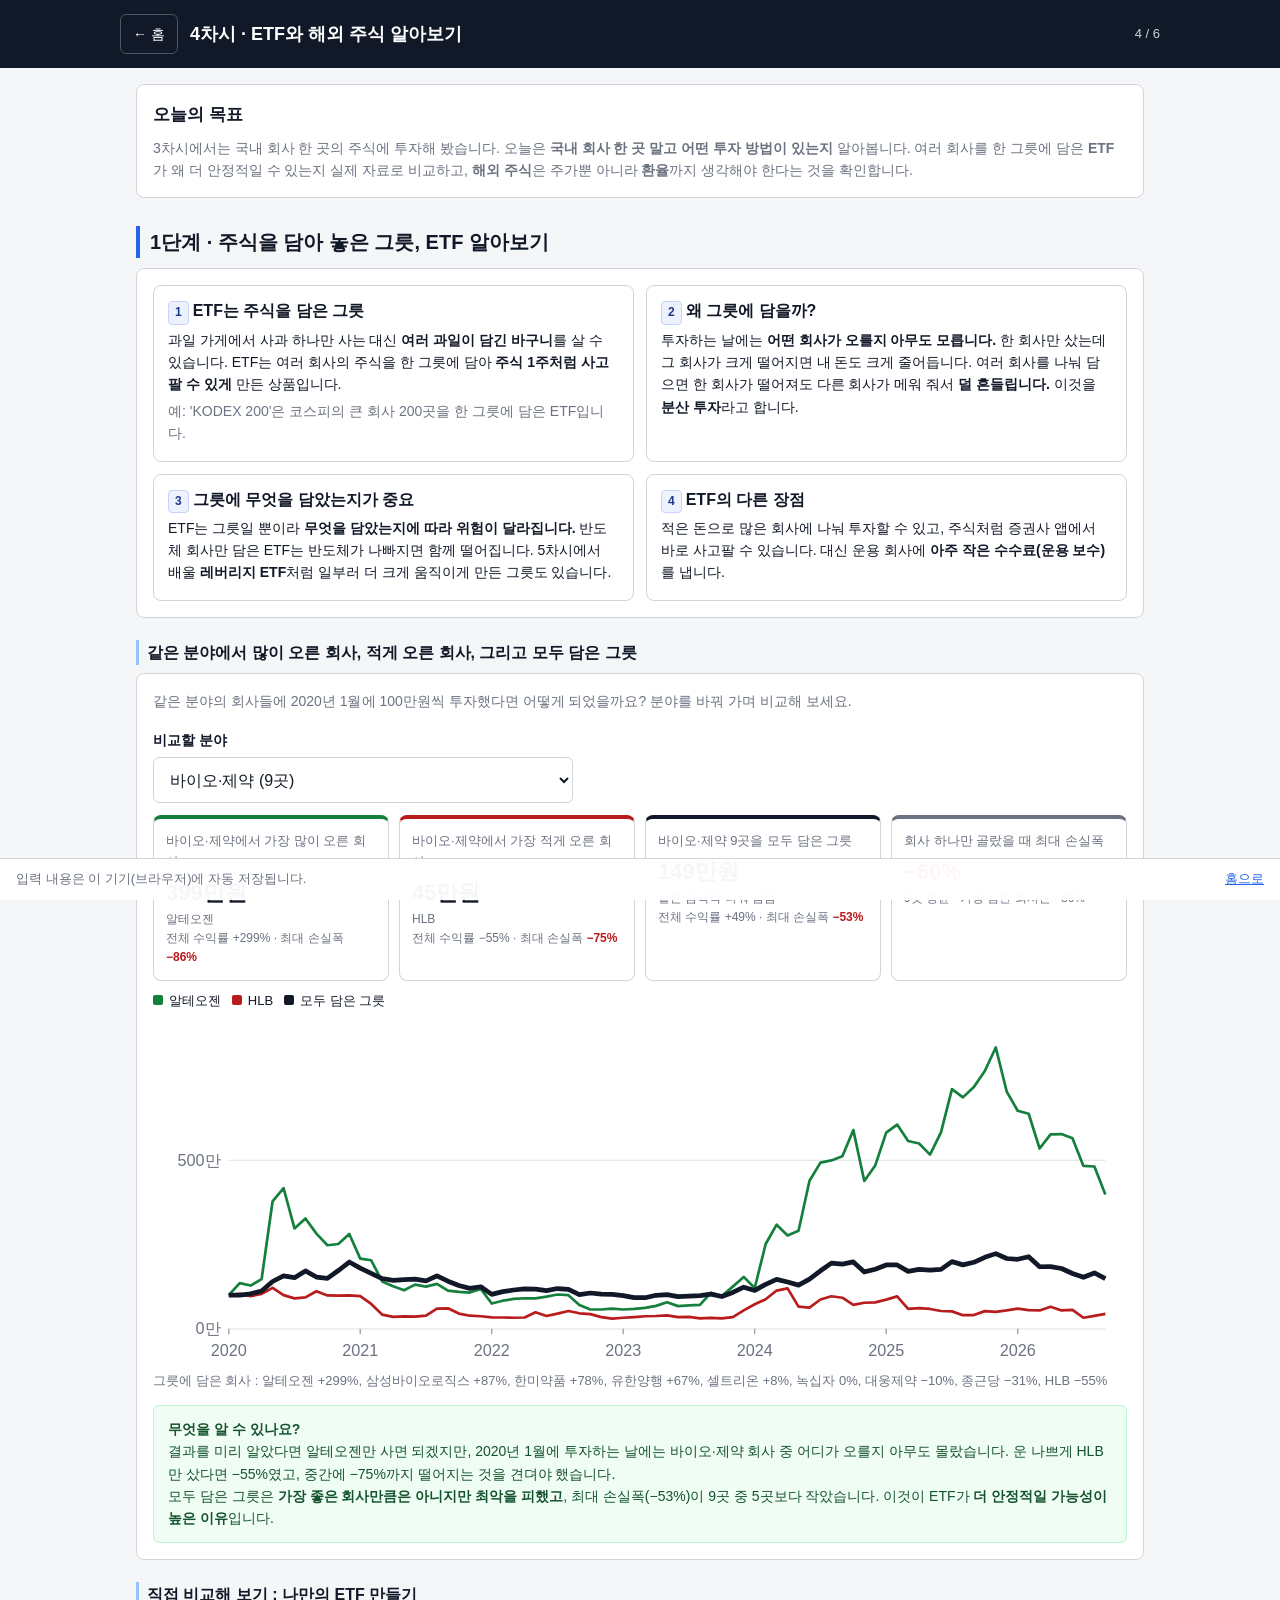
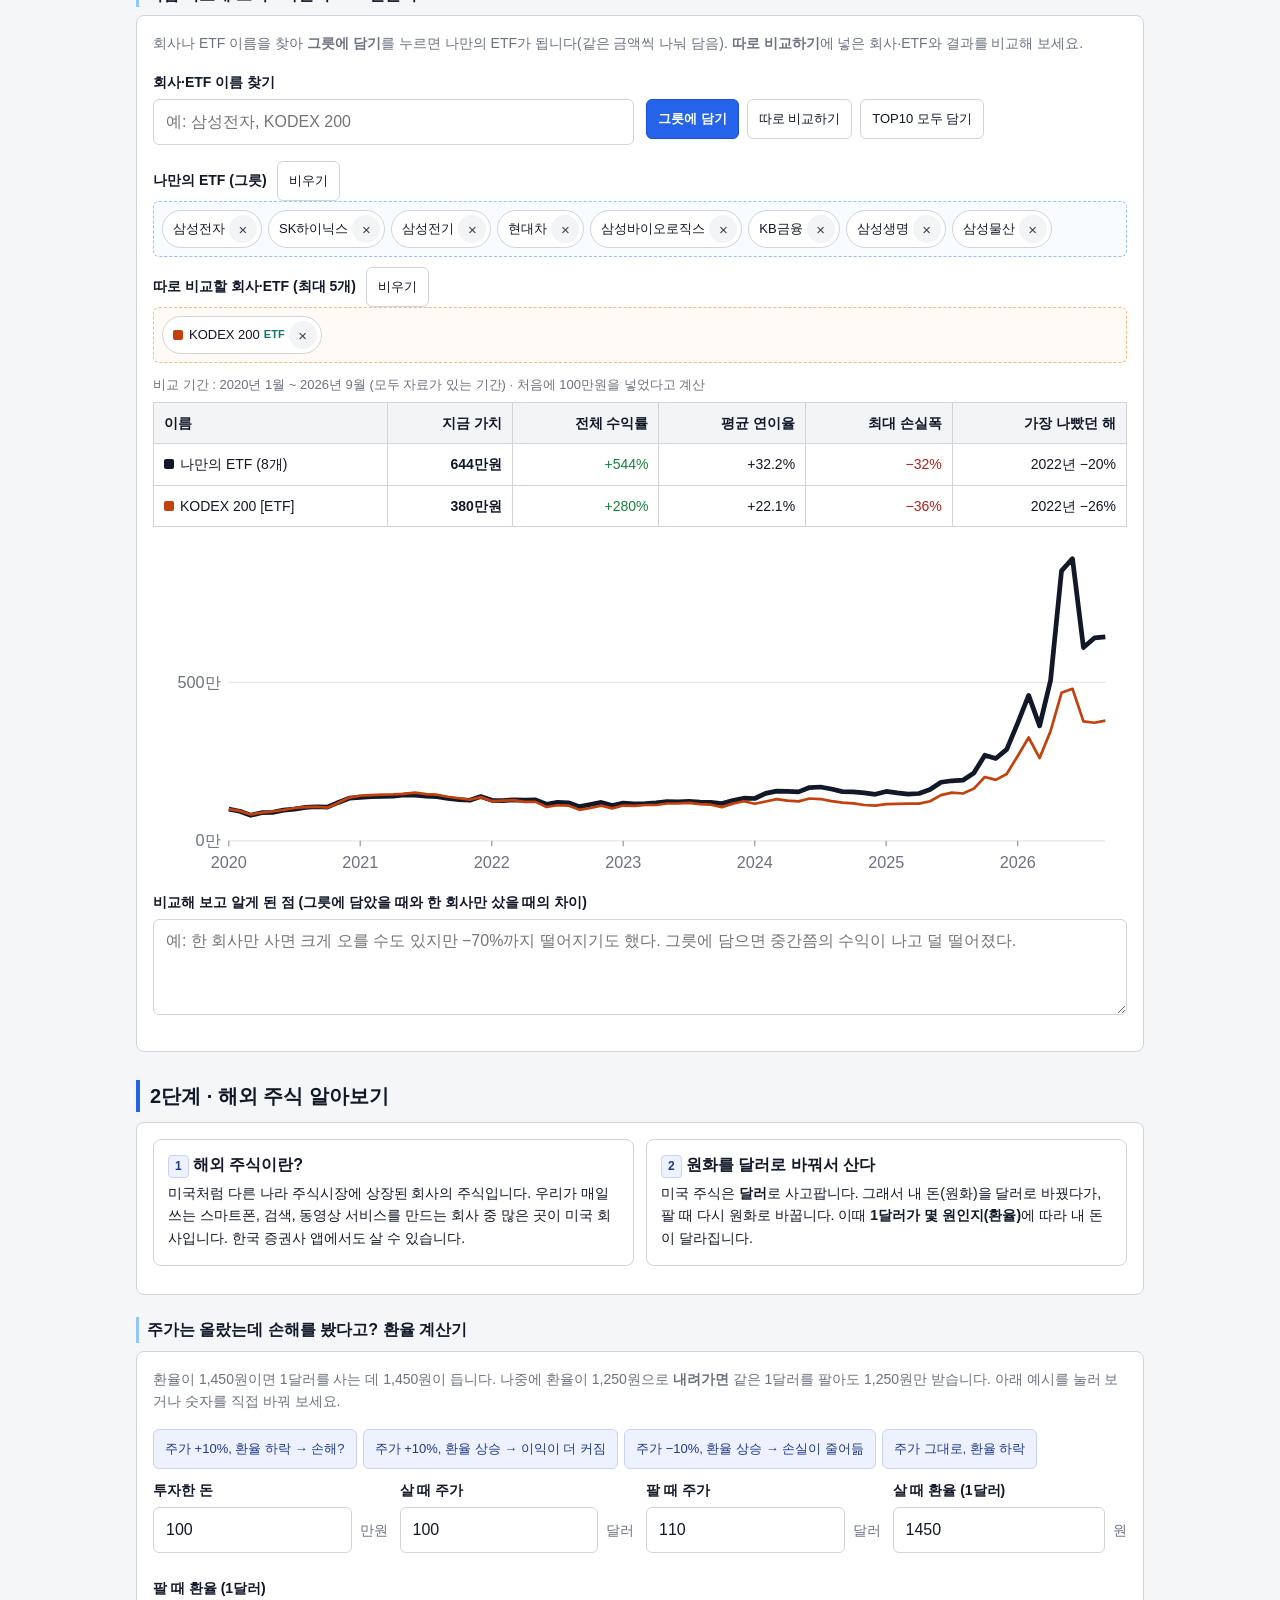
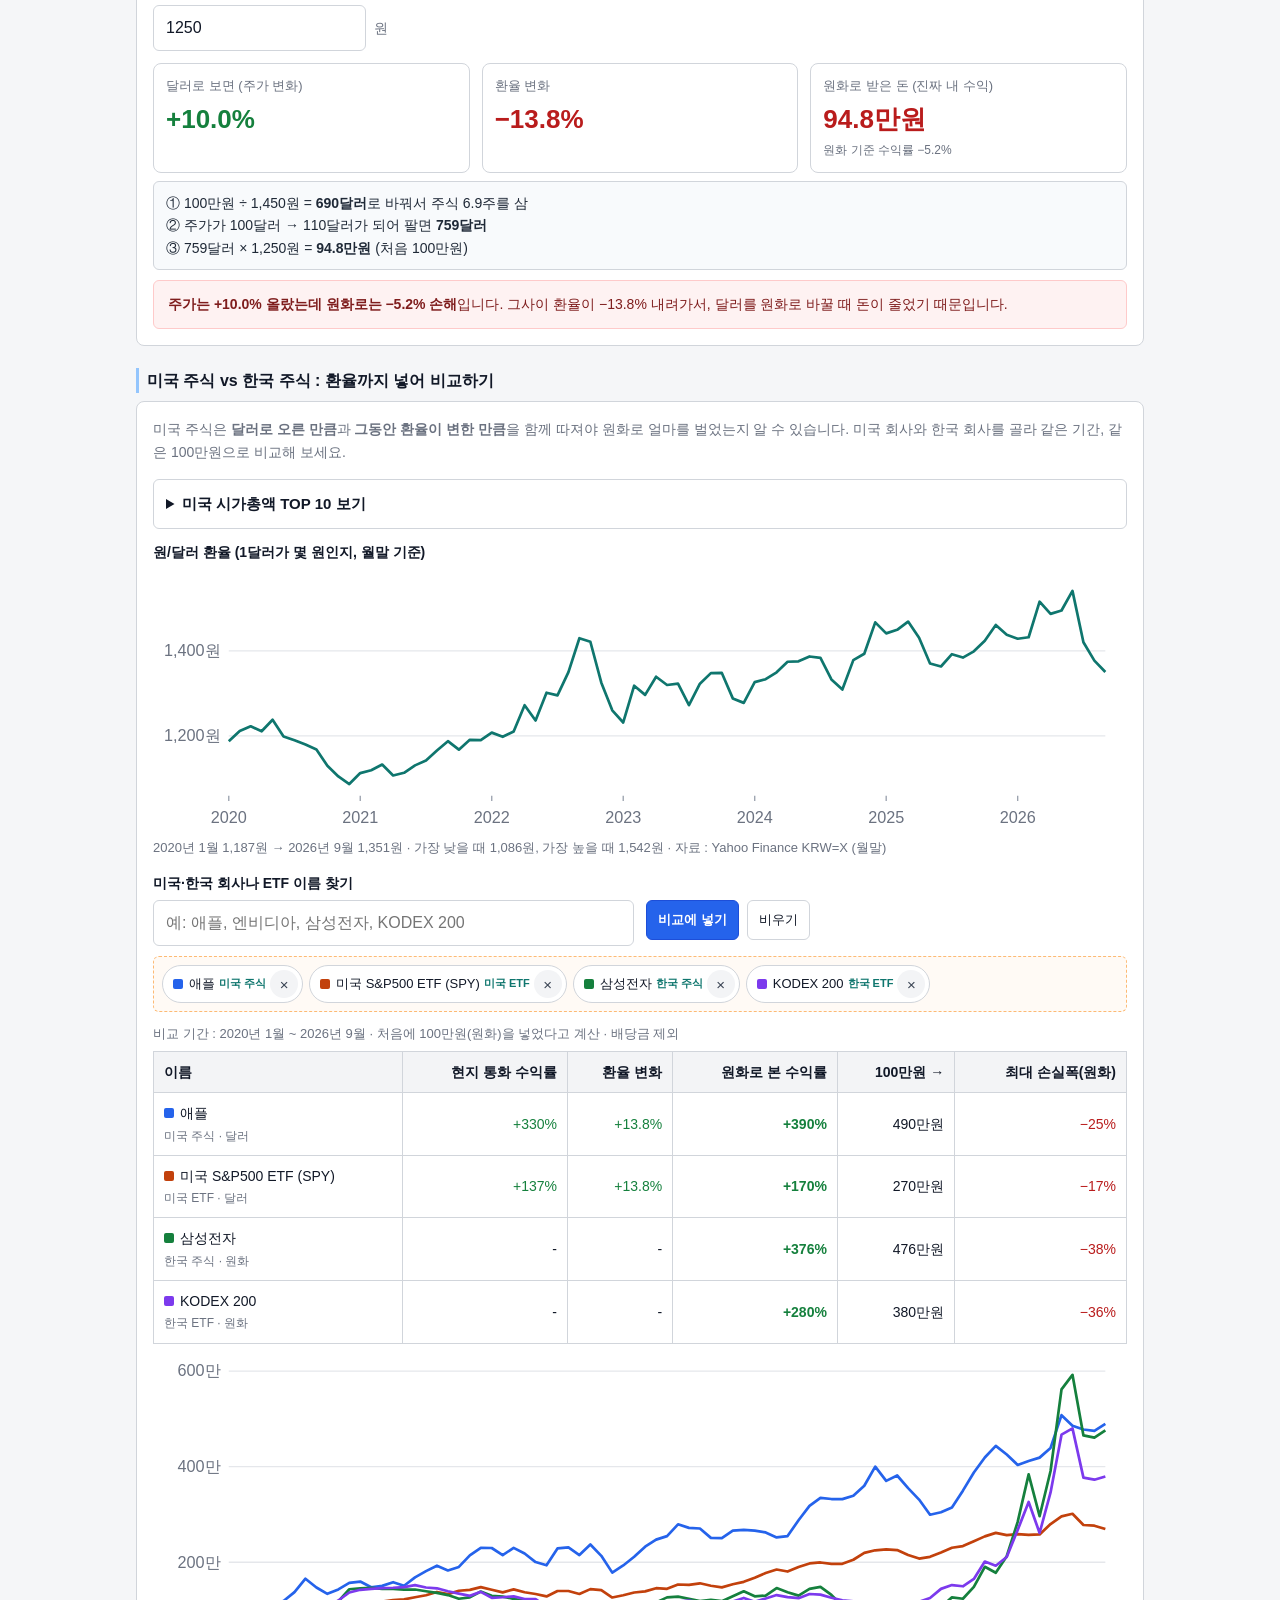
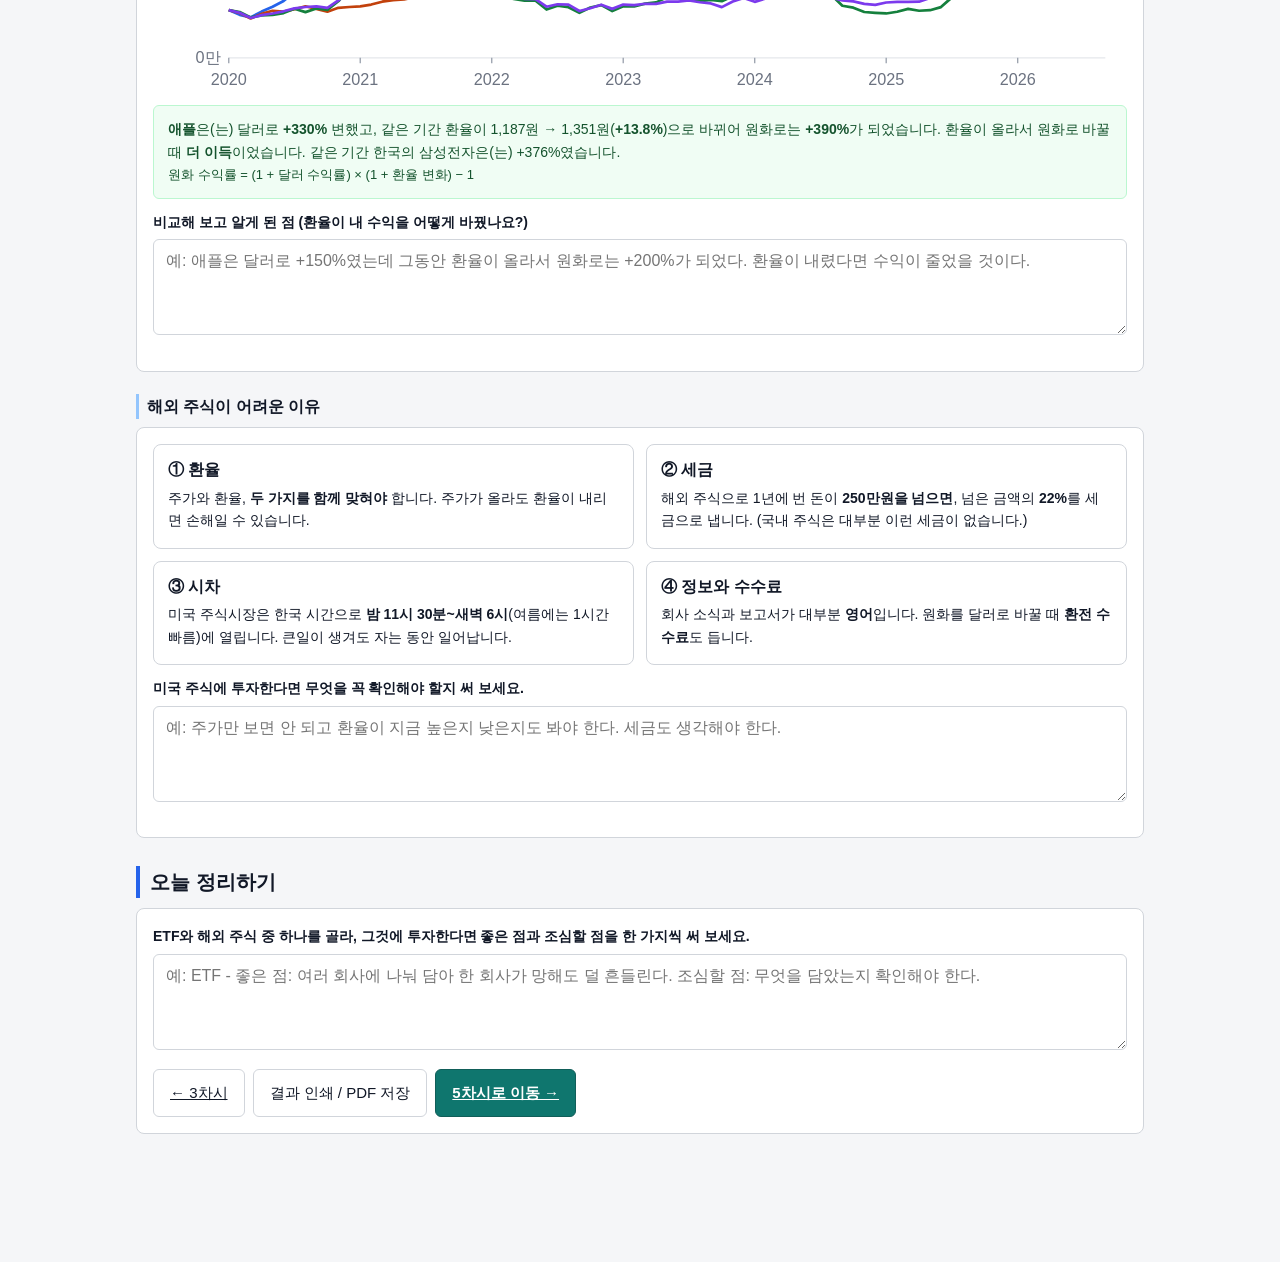
<file: lesson4.html>
<!DOCTYPE html>
<html lang="ko">
<head>
<meta charset="utf-8">
<meta name="viewport" content="width=device-width, initial-scale=1, viewport-fit=cover">
<title>4차시 · ETF와 해외 주식 알아보기</title>
<link rel="stylesheet" href="css/style.css">
<style>
  .tw{overflow-x:auto}
  .know{display:grid;grid-template-columns:repeat(2,1fr);gap:12px}
  @media(max-width:700px){.know{grid-template-columns:1fr}}
  .know .k{border:1px solid var(--line);border-radius:var(--radius);padding:12px 14px;background:#fff}
  .know .k h4{margin:0 0 4px;font-size:16px}
  .know .k p{margin:4px 0;font-size:14px}
  .tag{display:inline-block;font-size:12px;font-weight:700;color:#1e3a8a;background:#eef2ff;border:1px solid #c7d2fe;border-radius:4px;padding:1px 6px;margin-right:4px}
  .dot{display:inline-block;width:10px;height:10px;border-radius:2px;margin-right:6px;vertical-align:baseline}
  .up{color:#15803d}.down{color:#b91c1c}
  table.t td .sub{display:block;font-size:12px;color:var(--muted);margin-top:2px}
  .cmp4{display:grid;grid-template-columns:repeat(4,1fr);gap:10px}
  @media(max-width:860px){.cmp4{grid-template-columns:1fr 1fr}}
  .cmp4 .metric .v{font-size:22px}
  .bowl{display:flex;gap:6px;flex-wrap:wrap;align-items:center;min-height:44px;border:1px dashed #93c5fd;background:#f8fbff;border-radius:6px;padding:8px}
  .bowl.cmp{border-color:#fdba74;background:#fffaf5}
  .pill{display:inline-flex;align-items:center;gap:4px;font-size:13px;background:#fff;border:1px solid var(--line);border-radius:999px;padding:4px 4px 4px 10px}
  .pill button{border:0;background:#f3f4f6;border-radius:999px;width:28px;height:28px;font-size:15px;line-height:1;color:#374151}
  .pill .kind{font-size:11px;font-weight:700;color:#0f766e}
  .empty{font-size:13px;color:var(--muted)}
  .sec-sub{font-size:16px;margin:22px 0 8px;padding-left:8px;border-left:3px solid #93c5fd}
  .news{display:grid;grid-template-columns:repeat(3,1fr);gap:8px}
  @media(max-width:700px){.news{grid-template-columns:1fr}}
  .news button{text-align:left;border:1px solid var(--line);background:#fff;border-radius:6px;padding:10px 12px;font-size:14px;min-height:56px}
  .news button:active{background:#f3f4f6}
  .news button b{display:block;font-size:12px;color:var(--muted);font-weight:600}
  .slot{border:1px solid var(--line);border-radius:var(--radius);padding:12px;background:#fff}
  .slot h4{margin:0 0 8px;font-size:15px}
  .mix{display:flex;height:22px;border-radius:4px;overflow:hidden;border:1px solid var(--line);margin:8px 0}
  .mix i{display:block;height:100%}
  input[type=range]{width:100%;min-height:36px}
</style>
<script>
  document.write('<script src="js/'+(location.search.indexOf('demo=1')>=0?'stocks-demo.js':'stocks-data.js')+'"><\/script>');
</script>
<script src="js/etf-data.js" onerror="window.ETF_DATA=null"></script>
<script src="js/us-data.js" onerror="window.US_DATA=null"></script>
</head>
<body>
<header class="top"><div class="inner">
  <a class="home" href="index.html">← 홈</a><h1>4차시 · ETF와 해외 주식 알아보기</h1><span class="step">4 / 6</span>
</div></header>
<div class="wrap">

<div class="card">
  <h3 style="margin-top:0">오늘의 목표</h3>
  <p class="lead" style="margin-bottom:0">3차시에서는 국내 회사 한 곳의 주식에 투자해 봤습니다. 오늘은 <b>국내 회사 한 곳 말고 어떤 투자 방법이 있는지</b> 알아봅니다.
  여러 회사를 한 그릇에 담은 <b>ETF</b>가 왜 더 안정적일 수 있는지 실제 자료로 비교하고, <b>해외 주식</b>은 주가뿐 아니라 <b>환율</b>까지 생각해야 한다는 것을 확인합니다.</p>
</div>

<!-- ================= 1단계 ================= -->
<h2>1단계 · 주식을 담아 놓은 그릇, ETF 알아보기</h2>
<div class="card">
  <div class="know">
    <div class="k"><h4><span class="tag">1</span>ETF는 주식을 담은 그릇</h4>
      <p>과일 가게에서 사과 하나만 사는 대신 <b>여러 과일이 담긴 바구니</b>를 살 수 있습니다. ETF는 여러 회사의 주식을 한 그릇에 담아
      <b>주식 1주처럼 사고팔 수 있게</b> 만든 상품입니다.</p>
      <p class="help">예: 'KODEX 200'은 코스피의 큰 회사 200곳을 한 그릇에 담은 ETF입니다.</p></div>
    <div class="k"><h4><span class="tag">2</span>왜 그릇에 담을까?</h4>
      <p>투자하는 날에는 <b>어떤 회사가 오를지 아무도 모릅니다.</b> 한 회사만 샀는데 그 회사가 크게 떨어지면 내 돈도 크게 줄어듭니다.
      여러 회사를 나눠 담으면 한 회사가 떨어져도 다른 회사가 메워 줘서 <b>덜 흔들립니다.</b> 이것을 <b>분산 투자</b>라고 합니다.</p></div>
    <div class="k"><h4><span class="tag">3</span>그릇에 무엇을 담았는지가 중요</h4>
      <p>ETF는 그릇일 뿐이라 <b>무엇을 담았는지에 따라 위험이 달라집니다.</b> 반도체 회사만 담은 ETF는 반도체가 나빠지면 함께 떨어집니다.
      5차시에서 배울 <b>레버리지 ETF</b>처럼 일부러 더 크게 움직이게 만든 그릇도 있습니다.</p></div>
    <div class="k"><h4><span class="tag">4</span>ETF의 다른 장점</h4>
      <p>적은 돈으로 많은 회사에 나눠 투자할 수 있고, 주식처럼 증권사 앱에서 바로 사고팔 수 있습니다.
      대신 운용 회사에 <b>아주 작은 수수료(운용 보수)</b>를 냅니다.</p></div>
  </div>
</div>

<h3 class="sec-sub">같은 분야에서 많이 오른 회사, 적게 오른 회사, 그리고 모두 담은 그릇</h3>
<div class="card">
  <p class="lead" style="margin-top:0">같은 분야의 회사들에 <span class="startTxt">2020년 1월</span>에 100만원씩 투자했다면 어떻게 되었을까요? 분야를 바꿔 가며 비교해 보세요.</p>
  <label class="f" style="max-width:420px"><span class="t">비교할 분야</span><select id="secPick"></select></label>
  <div id="etfDemo"></div>
</div>

<h3 class="sec-sub">직접 비교해 보기 : 나만의 ETF 만들기</h3>
<div class="card">
  <p class="lead" style="margin-top:0">회사나 ETF 이름을 찾아 <b>그릇에 담기</b>를 누르면 나만의 ETF가 됩니다(같은 금액씩 나눠 담음).
  <b>따로 비교하기</b>에 넣은 회사·ETF와 결과를 비교해 보세요.</p>
  <div id="etfBanner"></div>
  <div class="grid2">
    <label class="f" style="margin-bottom:6px"><span class="t">회사·ETF 이름 찾기</span>
      <input type="text" id="pk" list="itemList" placeholder="예: 삼성전자, KODEX 200" autocomplete="off"></label>
    <div><span class="t" style="display:block;font-size:14px;font-weight:600;margin-bottom:6px">&nbsp;</span>
      <div class="btnrow" style="margin-top:0">
        <button type="button" class="btn sm" id="addBowl">그릇에 담기</button>
        <button type="button" class="btn ghost sm" id="addCmp">따로 비교하기</button>
        <button type="button" class="btn ghost sm" id="bowlTop">TOP10 모두 담기</button>
      </div></div>
  </div>
  <datalist id="itemList"></datalist>
  <div id="pkMsg" class="help"></div>
  <div style="margin-top:10px"><b style="font-size:14px">나만의 ETF (그릇)</b> <button type="button" class="btn ghost sm" id="bowlClear" style="margin-left:6px">비우기</button></div>
  <div class="bowl" id="bowlBox"></div>
  <div style="margin-top:10px"><b style="font-size:14px">따로 비교할 회사·ETF (최대 5개)</b> <button type="button" class="btn ghost sm" id="cmpClear" style="margin-left:6px">비우기</button></div>
  <div class="bowl cmp" id="cmpBox"></div>
  <div id="cmpOut" style="margin-top:12px"></div>
  <label class="f" style="margin-top:12px"><span class="t">비교해 보고 알게 된 점 (그릇에 담았을 때와 한 회사만 샀을 때의 차이)</span>
    <textarea data-store="l4_etf_memo" placeholder="예: 한 회사만 사면 크게 오를 수도 있지만 −70%까지 떨어지기도 했다. 그릇에 담으면 중간쯤의 수익이 나고 덜 떨어졌다."></textarea></label>
</div>

<!-- ================= 2단계 ================= -->
<h2>2단계 · 해외 주식 알아보기</h2>
<div class="card">
  <div class="know">
    <div class="k"><h4><span class="tag">1</span>해외 주식이란?</h4>
      <p>미국처럼 다른 나라 주식시장에 상장된 회사의 주식입니다. 우리가 매일 쓰는 스마트폰, 검색, 동영상 서비스를 만드는 회사 중 많은 곳이 미국 회사입니다.
      한국 증권사 앱에서도 살 수 있습니다.</p></div>
    <div class="k"><h4><span class="tag">2</span>원화를 달러로 바꿔서 산다</h4>
      <p>미국 주식은 <b>달러</b>로 사고팝니다. 그래서 내 돈(원화)을 달러로 바꿨다가, 팔 때 다시 원화로 바꿉니다.
      이때 <b>1달러가 몇 원인지(환율)</b>에 따라 내 돈이 달라집니다.</p></div>
  </div>
  <div id="usBox" style="margin-top:12px"></div>
</div>

<h3 class="sec-sub">주가는 올랐는데 손해를 봤다고? 환율 계산기</h3>
<div class="card">
  <p class="lead" style="margin-top:0">환율이 1,450원이면 1달러를 사는 데 1,450원이 듭니다. 나중에 환율이 1,250원으로 <b>내려가면</b> 같은 1달러를 팔아도 1,250원만 받습니다.
  아래 예시를 눌러 보거나 숫자를 직접 바꿔 보세요.</p>
  <div class="chips">
    <button type="button" class="chip" data-fx="100,110,1450,1250">주가 +10%, 환율 하락 → 손해?</button>
    <button type="button" class="chip" data-fx="100,110,1300,1450">주가 +10%, 환율 상승 → 이익이 더 커짐</button>
    <button type="button" class="chip" data-fx="100,90,1300,1450">주가 −10%, 환율 상승 → 손실이 줄어듦</button>
    <button type="button" class="chip" data-fx="100,100,1450,1300">주가 그대로, 환율 하락</button>
  </div>
  <div class="grid4" style="margin-top:10px">
    <label class="f"><span class="t">투자한 돈</span><div class="unit"><input type="number" id="fxMoney" data-store="l4_fx_money" value="100"><span class="u">만원</span></div></label>
    <label class="f"><span class="t">살 때 주가</span><div class="unit"><input type="number" id="fxP0" data-store="l4_fx_p0" value="100" step="0.1"><span class="u">달러</span></div></label>
    <label class="f"><span class="t">팔 때 주가</span><div class="unit"><input type="number" id="fxP1" data-store="l4_fx_p1" value="110" step="0.1"><span class="u">달러</span></div></label>
    <label class="f"><span class="t">살 때 환율 (1달러)</span><div class="unit"><input type="number" id="fxR0" data-store="l4_fx_r0" value="1450"><span class="u">원</span></div></label>
    <label class="f"><span class="t">팔 때 환율 (1달러)</span><div class="unit"><input type="number" id="fxR1" data-store="l4_fx_r1" value="1250"><span class="u">원</span></div></label>
  </div>
  <div class="grid3">
    <div class="metric"><div class="l">달러로 보면 (주가 변화)</div><div class="v" id="fxUsd">-</div></div>
    <div class="metric"><div class="l">환율 변화</div><div class="v" id="fxRate">-</div></div>
    <div class="metric"><div class="l">원화로 받은 돈 (진짜 내 수익)</div><div class="v" id="fxKrw">-</div><div class="s" id="fxKrwS"></div></div>
  </div>
  <div class="formula" id="fxFormula"></div>
  <div id="fxJudge" style="margin-top:10px"></div>
</div>

<h3 class="sec-sub">미국 주식 vs 한국 주식 : 환율까지 넣어 비교하기</h3>
<div class="card">
  <div id="usNone"></div>
  <div id="usWrap" hidden>
    <p class="lead" style="margin-top:0">미국 주식은 <b>달러로 오른 만큼</b>과 <b>그동안 환율이 변한 만큼</b>을 함께 따져야 원화로 얼마를 벌었는지 알 수 있습니다.
    미국 회사와 한국 회사를 골라 같은 기간, 같은 100만원으로 비교해 보세요.</p>
    <details><summary>미국 시가총액 TOP 10 보기</summary><div class="inner" id="usTop"></div></details>
    <div id="usFx" style="margin-top:12px"></div>
    <div class="grid2" style="margin-top:6px">
      <label class="f" style="margin-bottom:6px"><span class="t">미국·한국 회사나 ETF 이름 찾기</span>
        <input type="text" id="usPk" list="usList" placeholder="예: 애플, 엔비디아, 삼성전자, KODEX 200" autocomplete="off"></label>
      <div><span class="t" style="display:block;font-size:14px;font-weight:600;margin-bottom:6px">&nbsp;</span>
        <div class="btnrow" style="margin-top:0"><button type="button" class="btn sm" id="usAdd">비교에 넣기</button>
          <button type="button" class="btn ghost sm" id="usClear">비우기</button></div></div>
    </div>
    <datalist id="usList"></datalist>
    <div id="usMsg" class="help"></div>
    <div class="bowl cmp" id="usBox2"></div>
    <div id="usOut" style="margin-top:12px"></div>
    <label class="f" style="margin-top:12px"><span class="t">비교해 보고 알게 된 점 (환율이 내 수익을 어떻게 바꿨나요?)</span>
      <textarea data-store="l4_us_cmp_memo" placeholder="예: 애플은 달러로 +150%였는데 그동안 환율이 올라서 원화로는 +200%가 되었다. 환율이 내렸다면 수익이 줄었을 것이다."></textarea></label>
  </div>
</div>

<h3 class="sec-sub">해외 주식이 어려운 이유</h3>
<div class="card">
  <div class="know">
    <div class="k"><h4>① 환율</h4><p>주가와 환율, <b>두 가지를 함께 맞혀야</b> 합니다. 주가가 올라도 환율이 내리면 손해일 수 있습니다.</p></div>
    <div class="k"><h4>② 세금</h4><p>해외 주식으로 1년에 번 돈이 <b>250만원을 넘으면</b>, 넘은 금액의 <b>22%</b>를 세금으로 냅니다. (국내 주식은 대부분 이런 세금이 없습니다.)</p></div>
    <div class="k"><h4>③ 시차</h4><p>미국 주식시장은 한국 시간으로 <b>밤 11시 30분~새벽 6시</b>(여름에는 1시간 빠름)에 열립니다. 큰일이 생겨도 자는 동안 일어납니다.</p></div>
    <div class="k"><h4>④ 정보와 수수료</h4><p>회사 소식과 보고서가 대부분 <b>영어</b>입니다. 원화를 달러로 바꿀 때 <b>환전 수수료</b>도 듭니다.</p></div>
  </div>
  <label class="f" style="margin-top:12px"><span class="t">미국 주식에 투자한다면 무엇을 꼭 확인해야 할지 써 보세요.</span>
    <textarea data-store="l4_us_memo" placeholder="예: 주가만 보면 안 되고 환율이 지금 높은지 낮은지도 봐야 한다. 세금도 생각해야 한다."></textarea></label>
</div>


<h2>오늘 정리하기</h2>
<div class="card">
  <label class="f"><span class="t">ETF와 해외 주식 중 하나를 골라, 그것에 투자한다면 좋은 점과 조심할 점을 한 가지씩 써 보세요.</span>
    <textarea data-store="l4_memo" placeholder="예: ETF - 좋은 점: 여러 회사에 나눠 담아 한 회사가 망해도 덜 흔들린다. 조심할 점: 무엇을 담았는지 확인해야 한다."></textarea></label>
  <div class="btnrow">
    <a class="btn ghost" href="lesson3.html">← 3차시</a>
    <button type="button" class="btn ghost" onclick="window.print()">결과 인쇄 / PDF 저장</button>
    <a class="btn teal" href="lesson5.html">5차시로 이동 →</a>
  </div>
</div>
</div>
<div class="sticky"><span>입력 내용은 이 기기(브라우저)에 자동 저장됩니다.</span><span id="savedFlag" class="saved"></span>
<a href="index.html" style="margin-left:auto">홈으로</a></div>

<script src="js/store.js"></script>
<script src="js/calc.js"></script>
<script src="js/invest.js"></script>
<script src="js/market.js"></script>
<script>
(function(){
  var $=function(id){return document.getElementById(id);};
  var num=function(id){var v=parseFloat($(id).value);return isFinite(v)?v:null;};
  var esc=function(s){return String(s).replace(/[&<>"]/g,function(c){return {'&':'&amp;','<':'&lt;','>':'&gt;','"':'&quot;'}[c];});};
  var pct=INVEST.pct, won=CALC.won, n1=CALC.n1, ym=INVEST.mLabel;
  function setField(id,v){ var el=$(id); el.value=v; if(el.getAttribute('data-store')) STORE.set(el.getAttribute('data-store'),String(v)); }
  /* 공통 시장 자료 (js/market.js) */
  var M=window.MKT, SD=M.SD, ED=M.ED, UD=M.UD, ITEMS=M.ITEMS, RANK=M.RANK, URANK=M.URANK, IDS=M.IDS, UIDS=M.UIDS,
      HAS=M.HAS, HAS_ETF=M.HAS_ETF, FX=M.FX, HAS_US=M.HAS_US, DSTART=M.DSTART, DEND=M.DEND,
      krw=M.krw, common=M.common, cut=M.cut, bowl=M.bowl, isFull=M.isFull, fullItems=M.fullItems, topIds=M.topIds,
      norm=M.norm, byName=M.byName, KTAG=M.KTAG, label=M.label, uLabel=M.uLabel, COLORS=M.COLORS,
      SECTORS=M.SECTORS, secMembers=M.secMembers, secStats=M.secStats;
  /* ============ 1단계 : 분야별 자동 비교 ============ */
  var DEMO_DEFAULT='';   /* 처음에 보여 줄 분야를 고정하려면 이름을 적으세요. 예: '자동차'  (비워 두면 자동으로 고름) */
  var SECST=[];
  function secFill(){
    SECST=HAS?SECTORS.map(secStats):[];
    var def=null;
    if(DEMO_DEFAULT) SECST.forEach(function(s,i){ if(s.sec.n===DEMO_DEFAULT&&s.n>=3) def=i; });
    if(def===null){   /* 자동 : 가장 좋은 회사 +400% 이하, 가장 나쁜 회사 −60% 이상, 그릇이 평균보다 덜 떨어진 분야 중 차이가 가장 큰 것 */
      var bestScore=-1;
      SECST.forEach(function(s,i){ if(s.n<4||s.sec.all) return;
        if(s.best.a.total<=4&&s.worst.a.total>=-0.6&&s.ba.mdd>s.avgMdd){ var sc=s.best.a.total-s.worst.a.total; if(sc>bestScore){ bestScore=sc; def=i; } } });
    }
    if(def===null){ var lo=Infinity; SECST.forEach(function(s,i){ if(s.n>=3&&!s.sec.all&&s.best.a.total<lo){ lo=s.best.a.total; def=i; } }); }
    $('secPick').innerHTML=SECST.map(function(s,i){ return '<option value="'+esc(s.sec.n)+'"'+(s.n<3?' disabled':'')+(i===def?' selected':'')+'>'+esc(s.sec.n)+(s.n<3?' (자료 부족)':' ('+s.n+'곳)')+'</option>'; }).join('');
  }
  function etfDemo(){
    if(!HAS){ $('etfDemo').innerHTML='<div class="box bad">주가 자료가 없습니다. 3차시 주가 자료(js/stocks-data.js)를 먼저 준비해 주세요.</div>'; return; }
    var st=null; SECST.forEach(function(s){ if(s.sec.n===$('secPick').value) st=s; });
    if(!st||st.n<3){ $('etfDemo').innerHTML='<div class="box">이 분야는 비교할 회사가 부족합니다. 다른 분야를 골라 주세요.</div>'; return; }
    var best=st.best, worst=st.worst, ba=st.ba, b=st.b, nm=st.sec.n;
    function card(title,sub,a,color){
      return '<div class="metric" style="border-top:4px solid '+color+'"><div class="l">'+title+'</div>'
        +'<div class="v">'+Math.round(100*(1+a.total)).toLocaleString()+'만원</div>'
        +'<div class="s">'+sub+'</div><div class="s">전체 수익률 '+pct(a.total,0)+' · 최대 손실폭 <b class="down">'+pct(a.mdd,0)+'</b></div></div>';
    }
    var html='<div class="cmp4">'
      +card(nm+'에서 가장 많이 오른 회사',esc(best.it.name),best.a,'#15803d')
      +card(nm+'에서 가장 적게 오른 회사',esc(worst.it.name),worst.a,'#b91c1c')
      +card(nm+' '+st.n+'곳을 모두 담은 그릇','같은 금액씩 나눠 담음',ba,'#111827')
      +'<div class="metric" style="border-top:4px solid #6b7280"><div class="l">회사 하나만 골랐을 때 최대 손실폭</div><div class="v down">'+pct(st.avgMdd,0)+'</div>'
      +'<div class="s">'+st.n+'곳 평균 · 가장 심한 회사는 '+pct(st.worstMdd,0)+'</div></div>'
      +'</div>';
    var g=[{color:'#15803d',values:best.it.prices.map(function(p){return 100*p/best.it.prices[0];})},
           {color:'#b91c1c',values:worst.it.prices.map(function(p){return 100*p/worst.it.prices[0];})},
           {color:'#111827',width:3.5,values:b.prices.map(function(p){return 100*p;})}];
    html+='<div style="font-size:13px;margin:10px 0 4px"><span class="dot" style="background:#15803d"></span>'+esc(best.it.name)
      +' &nbsp; <span class="dot" style="background:#b91c1c"></span>'+esc(worst.it.name)+' &nbsp; <span class="dot" style="background:#111827"></span>모두 담은 그릇</div>'
      +INVEST.lineChart({months:b.months,series:g,yMin:0,unit:'만',label:'100만원 투자 결과 비교',height:260})
      +(st.n<=15?'<p class="help">그릇에 담은 회사 : '+st.res.map(function(r){ return esc(r.it.name)+' '+pct(r.a.total,0); }).join(', ')+'</p>':'<p class="help">그릇에 담은 회사 '+st.n+'곳</p>')
      +'<div class="box good" style="margin-top:10px"><b>무엇을 알 수 있나요?</b><br>'
      +'결과를 미리 알았다면 '+esc(best.it.name)+'만 사면 되겠지만, '+ym(DSTART)+'에 투자하는 날에는 '+esc(nm)+' 회사 중 어디가 오를지 아무도 몰랐습니다. '
      +'운 나쁘게 '+esc(worst.it.name)+'만 샀다면 '+pct(worst.a.total,0)+'였고, 중간에 '+pct(worst.a.mdd,0)+'까지 떨어지는 것을 견뎌야 했습니다.<br>'
      +'모두 담은 그릇은 <b>가장 좋은 회사만큼은 아니지만 최악을 피했고</b>, 최대 손실폭('+pct(ba.mdd,0)+')이 '+st.n+'곳 중 '+st.below+'곳보다 작았습니다. '
      +'이것이 ETF가 <b>더 안정적일 가능성이 높은 이유</b>입니다.</div>';
    $('etfDemo').innerHTML=html;
  }
  $('secPick').addEventListener('change',function(){ STORE.set('l4_sector',$('secPick').value); etfDemo(); });

  /* ============ 1단계 : 나만의 ETF 만들기 ============ */
  var BOWL=[], CMP=[];
  function loadList(k){ var v=STORE.get(k,''); return v?String(v).split(',').filter(function(id){ return ITEMS[id]; }):[]; }
  function saveLists(){ STORE.set('l4_bowl',BOWL.join(',')); STORE.set('l4_cmp',CMP.join(',')); }
  function fillItemList(){
    var h='', seen={};
    var ids=IDS.slice().sort(function(a,b){ var x=RANK[a]||999, y=RANK[b]||999; if(ITEMS[a].kind!==ITEMS[b].kind) return ITEMS[a].kind==='ETF'?-1:1; return x!==y?x-y:ITEMS[a].name.localeCompare(ITEMS[b].name); });
    ids.forEach(function(id){ var l=label(ITEMS[id]); if(!seen[l]){ seen[l]=1; h+='<option value="'+esc(l)+'">'; } });
    $('itemList').innerHTML=h;
  }
  function findItem(q){
    var n=norm(q); if(!n) return null;
    var i, pref=/\[ETF\]/i.test(q)?'ETF':null;
    for(i=0;i<IDS.length;i++){ var it=ITEMS[IDS[i]]; if(norm(it.name)===n&&(!pref||it.kind===pref)) return it.id; }
    for(i=0;i<IDS.length;i++){ if(norm(ITEMS[IDS[i]].name).indexOf(n)>=0) return IDS[i]; }
    return null;
  }
  function addTo(list,max,where){
    var q=$('pk').value.trim(), id=findItem(q);
    if(!q){ $('pkMsg').textContent='먼저 회사나 ETF 이름을 적어 주세요.'; return; }
    if(!id){ $('pkMsg').textContent='"'+q+'" 은(는) 자료에 없습니다. 목록에서 골라 주세요.'; return; }
    if(list.indexOf(id)>=0){ $('pkMsg').textContent=ITEMS[id].name+' 은(는) 이미 '+where+'에 있습니다.'; return; }
    if(list.length>=max){ $('pkMsg').textContent=where+'에는 최대 '+max+'개까지 넣을 수 있습니다.'; return; }
    list.push(id); $('pk').value=''; $('pkMsg').textContent=ITEMS[id].name+' → '+where; saveLists(); drawLists(); compare();
  }
  function drawLists(){
    function pills(list,box,kind){
      if(!list.length){ $(box).innerHTML='<span class="empty">'+(kind==='b'?'아직 담은 것이 없습니다. 2곳 이상 담아 보세요.':'아직 없습니다.')+'</span>'; return; }
      $(box).innerHTML=list.map(function(id,i){ var it=ITEMS[id];
        return '<span class="pill">'+(kind==='c'?'<span class="dot" style="background:'+COLORS[(i+1)%COLORS.length]+';margin-right:2px"></span>':'')
          +esc(it.name)+(it.kind==='ETF'?' <span class="kind">ETF</span>':'')+'<button type="button" aria-label="'+esc(it.name)+' 빼기" data-del="'+kind+id+'">×</button></span>'; }).join('');
    }
    pills(BOWL,'bowlBox','b'); pills(CMP,'cmpBox','c');
  }
  function onDel(e){
    var b=e.target.closest('button[data-del]'); if(!b) return;
    var k=b.getAttribute('data-del'), list=(k[0]==='b')?BOWL:CMP, id=k.slice(1), i=list.indexOf(id);
    if(i>=0) list.splice(i,1); saveLists(); drawLists(); compare();
  }
  $('bowlBox').addEventListener('click',onDel); $('cmpBox').addEventListener('click',onDel);
  $('addBowl').addEventListener('click',function(){ addTo(BOWL,30,'그릇'); });
  $('addCmp').addEventListener('click',function(){ addTo(CMP,5,'따로 비교'); });
  $('pk').addEventListener('keydown',function(e){ if(e.key==='Enter'){ e.preventDefault(); addTo(BOWL,30,'그릇'); } });
  $('bowlTop').addEventListener('click',function(){ BOWL=topIds(); saveLists(); drawLists(); compare(); });
  $('bowlClear').addEventListener('click',function(){ BOWL=[]; saveLists(); drawLists(); compare(); });
  $('cmpClear').addEventListener('click',function(){ CMP=[]; saveLists(); drawLists(); compare(); });

  function compare(){
    var out=$('cmpOut');
    var rows=[];
    if(BOWL.length) rows.push({name:'나만의 ETF ('+BOWL.length+'개)',color:'#111827',width:3.5,list:BOWL.map(function(id){return ITEMS[id];})});
    CMP.forEach(function(id,i){ rows.push({name:ITEMS[id].name+(ITEMS[id].kind==='ETF'?' [ETF]':''),color:COLORS[(i+1)%COLORS.length],list:[ITEMS[id]]}); });
    if(rows.length<2){ out.innerHTML='<div class="box plain">그릇에 회사를 담고, 비교할 회사·ETF를 1개 이상 넣으면 결과가 나타납니다.</div>'; return; }
    var all=[]; rows.forEach(function(r){ all=all.concat(r.list); });
    var p=common(all);
    if(!p.start||p.start>p.end){ out.innerHTML='<div class="box bad">함께 비교할 수 있는 기간이 없습니다.</div>'; return; }
    var series=[], body='';
    rows.forEach(function(r){
      var s=bowl(r.list,p.start,p.end); if(!s) return;
      var a=INVEST.analyze(s,null); if(!a) return;
      series.push({color:r.color,width:r.width,values:s.prices.map(function(v){return 100*v/s.prices[0];})});
      body+='<tr><td><span class="dot" style="background:'+r.color+'"></span>'+esc(r.name)+'</td>'
        +'<td class="num"><b>'+Math.round(100*(1+a.total)).toLocaleString()+'만원</b></td>'
        +'<td class="num '+(a.total>=0?'up':'down')+'">'+pct(a.total,0)+'</td>'
        +'<td class="num">'+pct(a.cagr)+'</td>'
        +'<td class="num down">'+pct(a.mdd,0)+'</td>'
        +'<td class="num">'+a.worst.year+'년 '+pct(a.worst.ret,0)+'</td></tr>';
    });
    if(series.length<2){ out.innerHTML='<div class="box bad">함께 비교할 수 있는 기간이 1년보다 짧습니다. 늦게 상장한 회사를 빼 보세요.</div>'; return; }
    var months=bowl(all.slice(0,1),p.start,p.end).months;
    out.innerHTML='<p class="help" style="margin:0 0 6px">비교 기간 : '+ym(p.start)+' ~ '+ym(p.end)+' (모두 자료가 있는 기간) · 처음에 100만원을 넣었다고 계산</p>'
      +'<div class="tw"><table class="t"><tr><th>이름</th><th class="num">지금 가치</th><th class="num">전체 수익률</th><th class="num">평균 연이율</th><th class="num">최대 손실폭</th><th class="num">가장 나빴던 해</th></tr>'+body+'</table></div>'
      +INVEST.lineChart({months:months,series:series,yMin:0,unit:'만',label:'나만의 ETF 비교',height:260});
  }

  /* ============ 2단계 ============ */
  $('usBox').innerHTML=HAS_US
    ?''
    :'<div class="box plain"><b>미국 주식과 한국 주식 직접 비교하기</b>는 자료를 준비한 뒤 이곳에 추가됩니다. 오늘은 아래 환율 계산기로 미국 주식 투자의 특징을 알아봅니다.</div>';
  function fx(){
    var m=num('fxMoney'),p0=num('fxP0'),p1=num('fxP1'),r0=num('fxR0'),r1=num('fxR1');
    if([m,p0,p1,r0,r1].some(function(v){return v===null||v<=0;})){ $('fxKrw').textContent='-'; return; }
    var usd=m*10000/r0, sh=usd/p0, usd1=sh*p1, krw=usd1*r1/10000;
    var pr=p1/p0-1, rr=r1/r0-1, kr=krw/m-1;
    $('fxUsd').innerHTML='<span class="'+(pr>=0?'up':'down')+'">'+pct(pr)+'</span>';
    $('fxRate').innerHTML='<span class="'+(rr>=0?'up':'down')+'">'+pct(rr)+'</span>';
    $('fxKrw').innerHTML='<span class="'+(kr>=0?'up':'down')+'">'+n1(krw)+'만원</span>';
    $('fxKrwS').textContent='원화 기준 수익률 '+pct(kr);
    $('fxFormula').innerHTML='① '+won(m)+' ÷ '+r0.toLocaleString()+'원 = <b>'+Math.round(usd).toLocaleString()+'달러</b>로 바꿔서 주식 '+n1(sh)+'주를 삼<br>'
      +'② 주가가 '+p0+'달러 → '+p1+'달러가 되어 팔면 <b>'+Math.round(usd1).toLocaleString()+'달러</b><br>'
      +'③ '+Math.round(usd1).toLocaleString()+'달러 × '+r1.toLocaleString()+'원 = <b>'+n1(krw)+'만원</b> (처음 '+n1(m)+'만원)';
    var j;
    if(pr>0&&kr<0) j='<div class="box bad"><b>주가는 '+pct(pr)+' 올랐는데 원화로는 '+pct(kr)+' 손해</b>입니다. 그사이 환율이 '+pct(rr)+' 내려가서, 달러를 원화로 바꿀 때 돈이 줄었기 때문입니다.</div>';
    else if(pr<0&&kr>pr) j='<div class="box good">주가는 '+pct(pr)+' 내렸지만 환율이 올라서 원화로는 '+pct(kr)+'만큼만 변했습니다. 환율이 손실을 줄여 준 경우입니다.</div>';
    else if(kr>pr) j='<div class="box good">주가도 오르고 환율도 올라서 원화 수익률('+pct(kr)+')이 주가 상승률보다 더 큽니다.</div>';
    else j='<div class="box">원화 수익률 = (1 + 주가 변화) × (1 + 환율 변화) − 1 입니다. 두 가지를 함께 봐야 합니다.</div>';
    $('fxJudge').innerHTML=j;
  }
  ['fxMoney','fxP0','fxP1','fxR0','fxR1'].forEach(function(id){ $(id).addEventListener('input',fx); });
  document.querySelectorAll('[data-fx]').forEach(function(b){ b.addEventListener('click',function(){
    var v=b.getAttribute('data-fx').split(','); setField('fxP0',v[0]); setField('fxP1',v[1]); setField('fxR0',v[2]); setField('fxR1',v[3]); fx(); }); });

  /* ============ 2단계 : 미국 vs 한국 (환율 반영) ============ */
  var USL=[];
  function usFind(q){
    var all=UIDS.concat(IDS), i, nq=String(q).trim();
    for(i=0;i<all.length;i++) if(uLabel(ITEMS[all[i]])===nq) return all[i];
    var n=norm(nq); if(!n) return null;
    for(i=0;i<all.length;i++){ var it=ITEMS[all[i]]; if(norm(it.name)===n||norm(it.code)===n) return all[i]; }
    for(i=0;i<all.length;i++){ if(norm(ITEMS[all[i]].name).indexOf(n)>=0) return all[i]; }
    return null;
  }
  function usInit(){
    if(!HAS_US){
      $('usNone').innerHTML='<div class="box plain">미국 주식·환율 자료(js/us-data.js)가 아직 없습니다. 선생님이 자료를 만들어 올리면 이곳에서 미국 주식과 한국 주식을 환율까지 넣어 비교할 수 있습니다. (README의 미국 주식 자료 만들기 참고)</div>';
      return;
    }
    $('usBox').innerHTML=''; $('usWrap').hidden=false;
    var ids=UIDS.slice().sort(function(a,b){ var x=URANK[a]||99, y=URANK[b]||99; return x-y; }).concat(topIds()).concat(IDS.filter(function(id){ return ITEMS[id].kind==='ETF'; }));
    if(!(SD&&SD.all)) ids=ids.concat(IDS.filter(function(id){ return ids.indexOf(id)<0; }));
    $('usList').innerHTML=ids.map(function(id){ return '<option value="'+esc(uLabel(ITEMS[id]))+'">'; }).join('');
    var top=UD.ranking||[], rate=FX[UD.months[UD.months.length-1]];
    $('usTop').innerHTML=top.length?'<div class="tw"><table class="t"><tr><th>순위</th><th>회사</th><th class="num">시가총액</th><th class="num">원화로 약</th></tr>'
      +top.map(function(r){ return '<tr><td>'+r.rank+'</td><td>'+esc(r.name)+' <span class="help">'+esc(r.code)+'</span></td><td class="num">'+(r.mcap/1000).toFixed(2)+'조 달러</td><td class="num">'+(rate?Math.round(r.mcap*1e9*rate/1e12).toLocaleString()+'조원':'-')+'</td></tr>'; }).join('')
      +'</table></div><p class="help">기준일 '+esc(String(UD.asof||'').replace(/(\d{4})(\d{2})(\d{2})/,'$1.$2.$3'))+' · 자료 : '+esc(UD.source||'')+'</p>':'<p class="help">시가총액 순위 자료가 없습니다.</p>';
    var fm=Object.keys(FX).sort(), fv=fm.map(function(m){return FX[m];});
    var mx=Math.max.apply(null,fv), mn=Math.min.apply(null,fv);
    $('usFx').innerHTML='<div style="font-size:14px;font-weight:600">원/달러 환율 (1달러가 몇 원인지, 월말 기준)</div>'
      +INVEST.lineChart({months:fm,series:[{color:'#0f766e',values:fv}],unit:'원',height:200,label:'원달러 환율'})
      +'<p class="help">'+ym(fm[0])+' '+Math.round(fv[0]).toLocaleString()+'원 → '+ym(fm[fm.length-1])+' '+Math.round(fv[fv.length-1]).toLocaleString()+'원 · 가장 낮을 때 '+Math.round(mn).toLocaleString()+'원, 가장 높을 때 '+Math.round(mx).toLocaleString()+'원 · 자료 : '+esc(UD.fxSource||'')+'</p>';
    var v=STORE.get('l4_us_list','');
    USL=v?String(v).split(',').filter(function(id){ return ITEMS[id]; }):[];
    if(!USL.length){
      ['uAAPL','uSPY'].forEach(function(id){ if(ITEMS[id]) USL.push(id); });
      if(!USL.length&&UIDS.length) USL.push(UIDS[0]);
      var k1=topIds()[0]; if(k1) USL.push(k1);
      var k2=byName('KODEX 200'); if(k2) USL.push(k2);
    }
    usDraw(); usCompare();
  }
  function usDraw(){
    $('usBox2').innerHTML=USL.length?USL.map(function(id,i){ var it=ITEMS[id];
      return '<span class="pill"><span class="dot" style="background:'+COLORS[i%COLORS.length]+';margin-right:2px"></span>'+esc(it.name)+' <span class="kind">'+KTAG[it.kind]+'</span><button type="button" aria-label="'+esc(it.name)+' 빼기" data-udel="'+id+'">×</button></span>'; }).join('')
      :'<span class="empty">아직 없습니다. 미국 회사와 한국 회사를 1개 이상씩 넣어 보세요.</span>';
    STORE.set('l4_us_list',USL.join(','));
  }
  function usCompare(){
    var out=$('usOut');
    if(!USL.length){ out.innerHTML=''; return; }
    var ks=USL.map(function(id){ return krw(ITEMS[id]); });
    var p=common(ks);
    if(!p.start||p.start>=p.end){ out.innerHTML='<div class="box bad">함께 비교할 수 있는 기간이 없습니다.</div>'; return; }
    var series=[], body='', firstUs=null, firstKr=null, months=null;
    USL.forEach(function(id,i){
      var it=ITEMS[id], k=cut(krw(it),p.start,p.end); if(!k) return;
      var a=INVEST.analyze(k,null); if(!a) return;
      months=k.months;
      series.push({color:COLORS[i%COLORS.length],values:k.prices.map(function(v){return 100*v/k.prices[0];})});
      var loc=null, fxr=null;
      if(it.cur==='USD'){ var u=cut(it,p.start,p.end); loc=u.prices[u.prices.length-1]/u.prices[0]-1; fxr=FX[p.end]/FX[p.start]-1; }
      if(it.cur==='USD'&&!firstUs) firstUs={it:it,loc:loc,fx:fxr,a:a};
      if(it.cur!=='USD'&&!firstKr) firstKr={it:it,a:a};
      body+='<tr><td><span class="dot" style="background:'+COLORS[i%COLORS.length]+'"></span>'+esc(it.name)+'<span class="sub">'+KTAG[it.kind]+(it.cur==='USD'?' · 달러':' · 원화')+'</span></td>'
        +'<td class="num">'+(loc===null?'-':'<span class="'+(loc>=0?'up':'down')+'">'+pct(loc,0)+'</span>')+'</td>'
        +'<td class="num">'+(fxr===null?'-':'<span class="'+(fxr>=0?'up':'down')+'">'+pct(fxr,1)+'</span>')+'</td>'
        +'<td class="num"><b class="'+(a.total>=0?'up':'down')+'">'+pct(a.total,0)+'</b></td>'
        +'<td class="num">'+Math.round(100*(1+a.total)).toLocaleString()+'만원</td>'
        +'<td class="num down">'+pct(a.mdd,0)+'</td></tr>';
    });
    if(!months){ out.innerHTML=''; return; }
    var sum='';
    if(firstUs){
      sum='<div class="box '+(firstUs.fx>=0?'good':'bad')+'" style="margin-top:10px"><b>'+esc(firstUs.it.name)+'</b>은(는) 달러로 <b>'+pct(firstUs.loc,0)+'</b> 변했고, 같은 기간 환율이 '
        +Math.round(FX[p.start]).toLocaleString()+'원 → '+Math.round(FX[p.end]).toLocaleString()+'원(<b>'+pct(firstUs.fx,1)+'</b>)으로 바뀌어 원화로는 <b>'+pct(firstUs.a.total,0)+'</b>가 되었습니다. '
        +(firstUs.fx>=0?'환율이 올라서 원화로 바꿀 때 <b>더 이득</b>이었습니다.':'환율이 내려서 원화로 바꿀 때 <b>손해</b>를 봤습니다.')
        +(firstKr?' 같은 기간 한국의 '+esc(firstKr.it.name)+'은(는) '+pct(firstKr.a.total,0)+'였습니다.':'')
        +'<br><span class="help" style="color:inherit">원화 수익률 = (1 + 달러 수익률) × (1 + 환율 변화) − 1</span></div>';
    }
    out.innerHTML='<p class="help" style="margin:0 0 6px">비교 기간 : '+ym(p.start)+' ~ '+ym(p.end)+' · 처음에 100만원(원화)을 넣었다고 계산 · 배당금 제외</p>'
      +'<div class="tw"><table class="t"><tr><th>이름</th><th class="num">현지 통화 수익률</th><th class="num">환율 변화</th><th class="num">원화로 본 수익률</th><th class="num">100만원 →</th><th class="num">최대 손실폭(원화)</th></tr>'+body+'</table></div>'
      +INVEST.lineChart({months:months,series:series,yMin:0,unit:'만',label:'미국 한국 비교(원화)',height:260})+sum;
  }
  $('usAdd').addEventListener('click',function(){
    var q=$('usPk').value, id=usFind(q);
    if(!q.trim()){ $('usMsg').textContent='먼저 이름을 적어 주세요.'; return; }
    if(!id){ $('usMsg').textContent='"'+q+'" 은(는) 자료에 없습니다. 목록에서 골라 주세요.'; return; }
    if(USL.indexOf(id)>=0){ $('usMsg').textContent='이미 들어 있습니다.'; return; }
    if(USL.length>=6){ $('usMsg').textContent='최대 6개까지 비교할 수 있습니다.'; return; }
    USL.push(id); $('usPk').value=''; $('usMsg').textContent=ITEMS[id].name+' 추가'; usDraw(); usCompare();
  });
  $('usPk').addEventListener('keydown',function(e){ if(e.key==='Enter'){ e.preventDefault(); $('usAdd').click(); } });
  $('usClear').addEventListener('click',function(){ USL=[]; usDraw(); usCompare(); });
  $('usBox2').addEventListener('click',function(e){ var b=e.target.closest('button[data-udel]'); if(!b) return;
    var i=USL.indexOf(b.getAttribute('data-udel')); if(i>=0) USL.splice(i,1); usDraw(); usCompare(); });
  /* ============ 시작 ============ */
  fillItemList(); secFill();
  STORE.bind(document);
  var sv=STORE.get('l4_sector'); if(sv){ [].slice.call($('secPick').options).forEach(function(o){ if(o.value===sv&&!o.disabled) $('secPick').value=sv; }); }
  if(!HAS_ETF) $('etfBanner').innerHTML='<div class="box plain" style="margin-bottom:10px">지금은 <b>회사 주식만</b> 고를 수 있습니다. 실제 ETF(KODEX 200 등)를 함께 비교하려면 선생님이 ETF 자료를 만들어 올려야 합니다. (README의 ETF 자료 만들기 참고)</div>';
  BOWL=loadList('l4_bowl'); CMP=loadList('l4_cmp');
  if(!BOWL.length&&!CMP.length&&HAS){ BOWL=topIds().filter(isFull); var k200=byName('KODEX 200'); CMP=k200?[k200]:(BOWL.length?[BOWL[0]]:[]); }
  drawLists(); etfDemo(); compare(); fx(); usInit();
})();
</script>
</body></html>
</file>
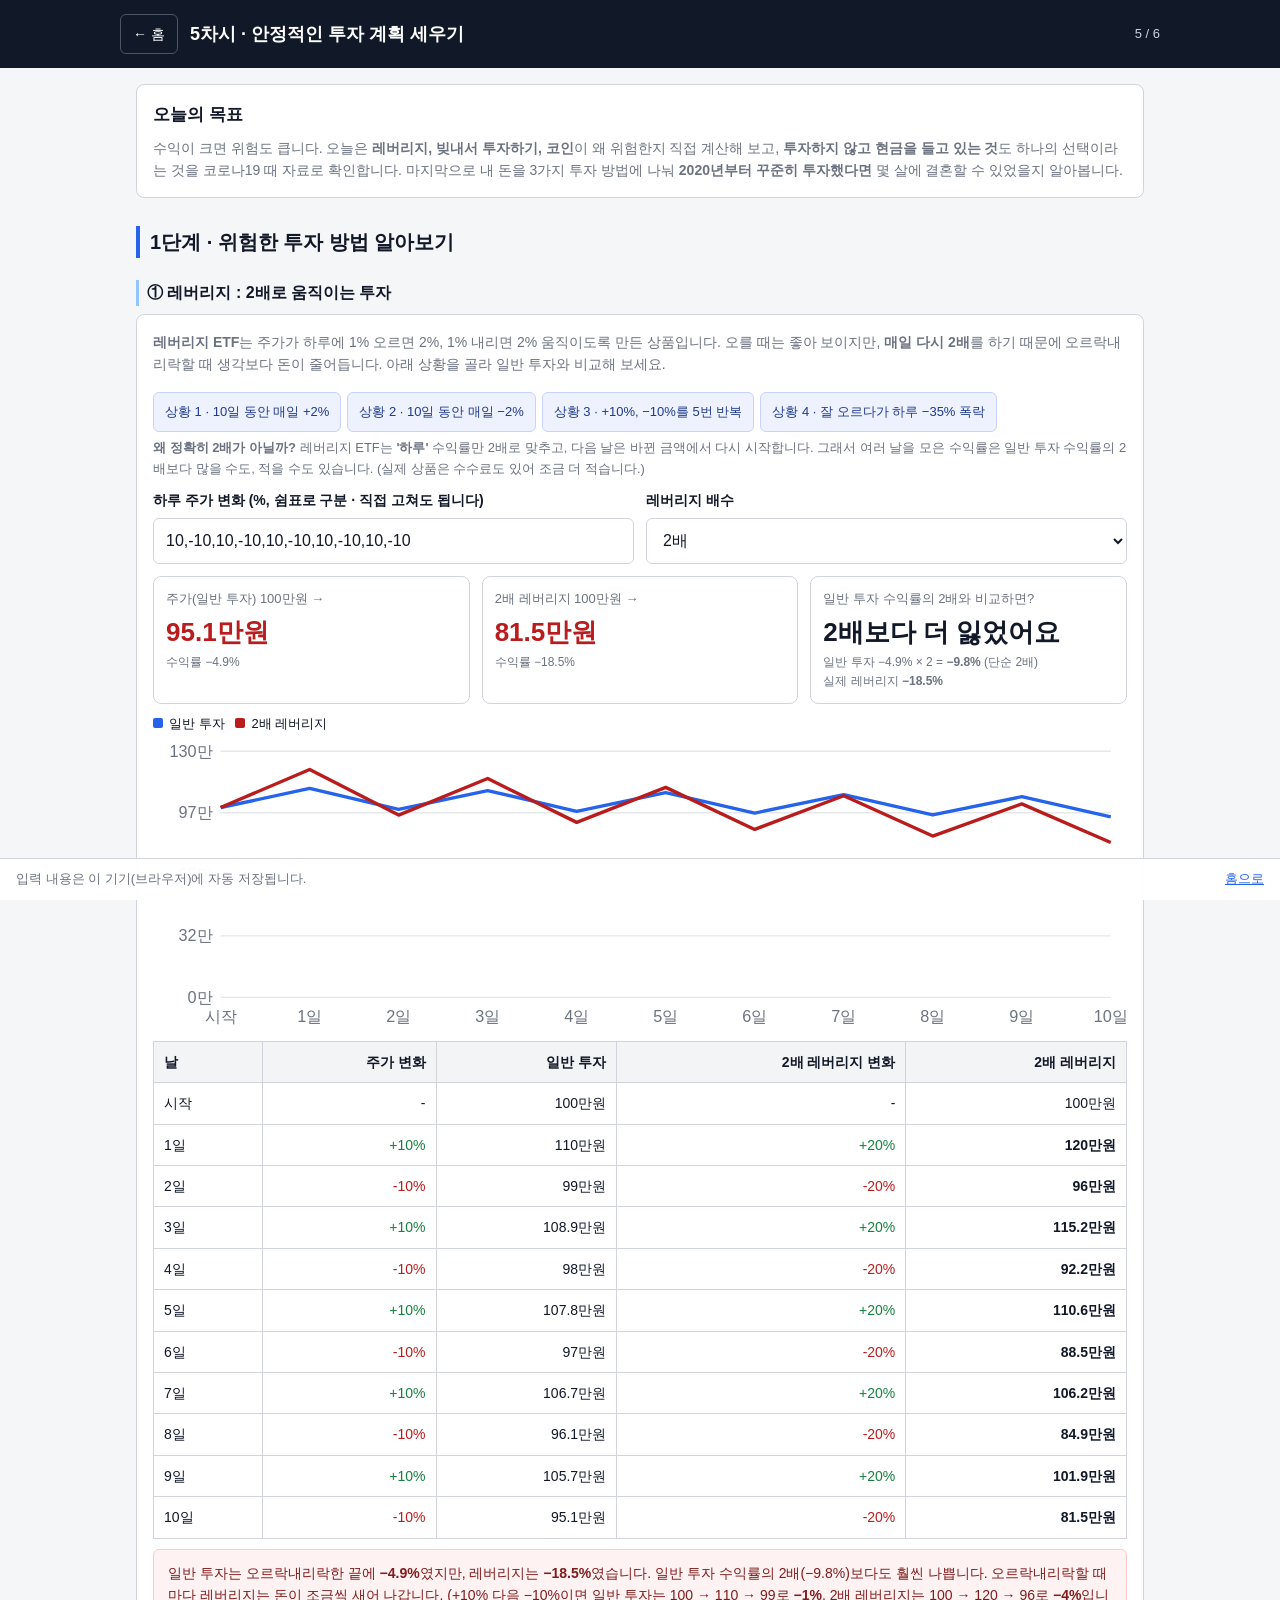
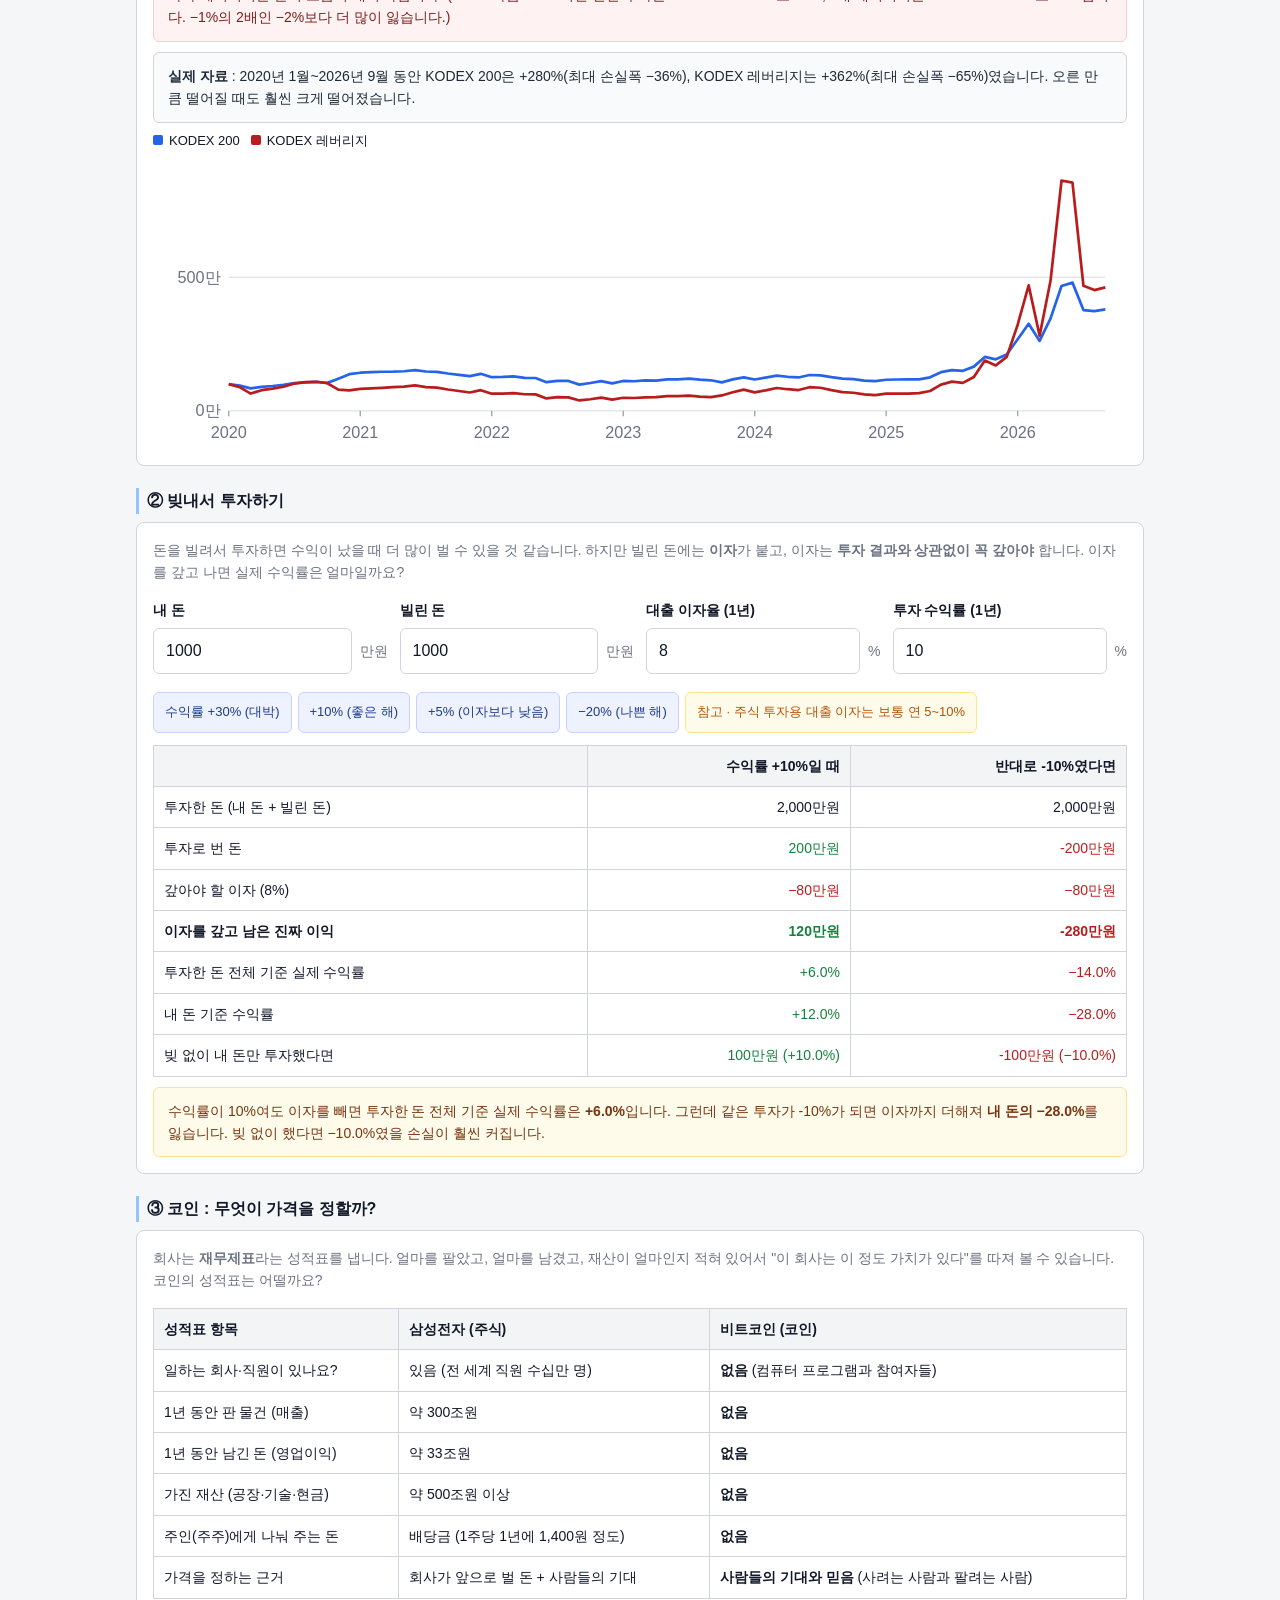
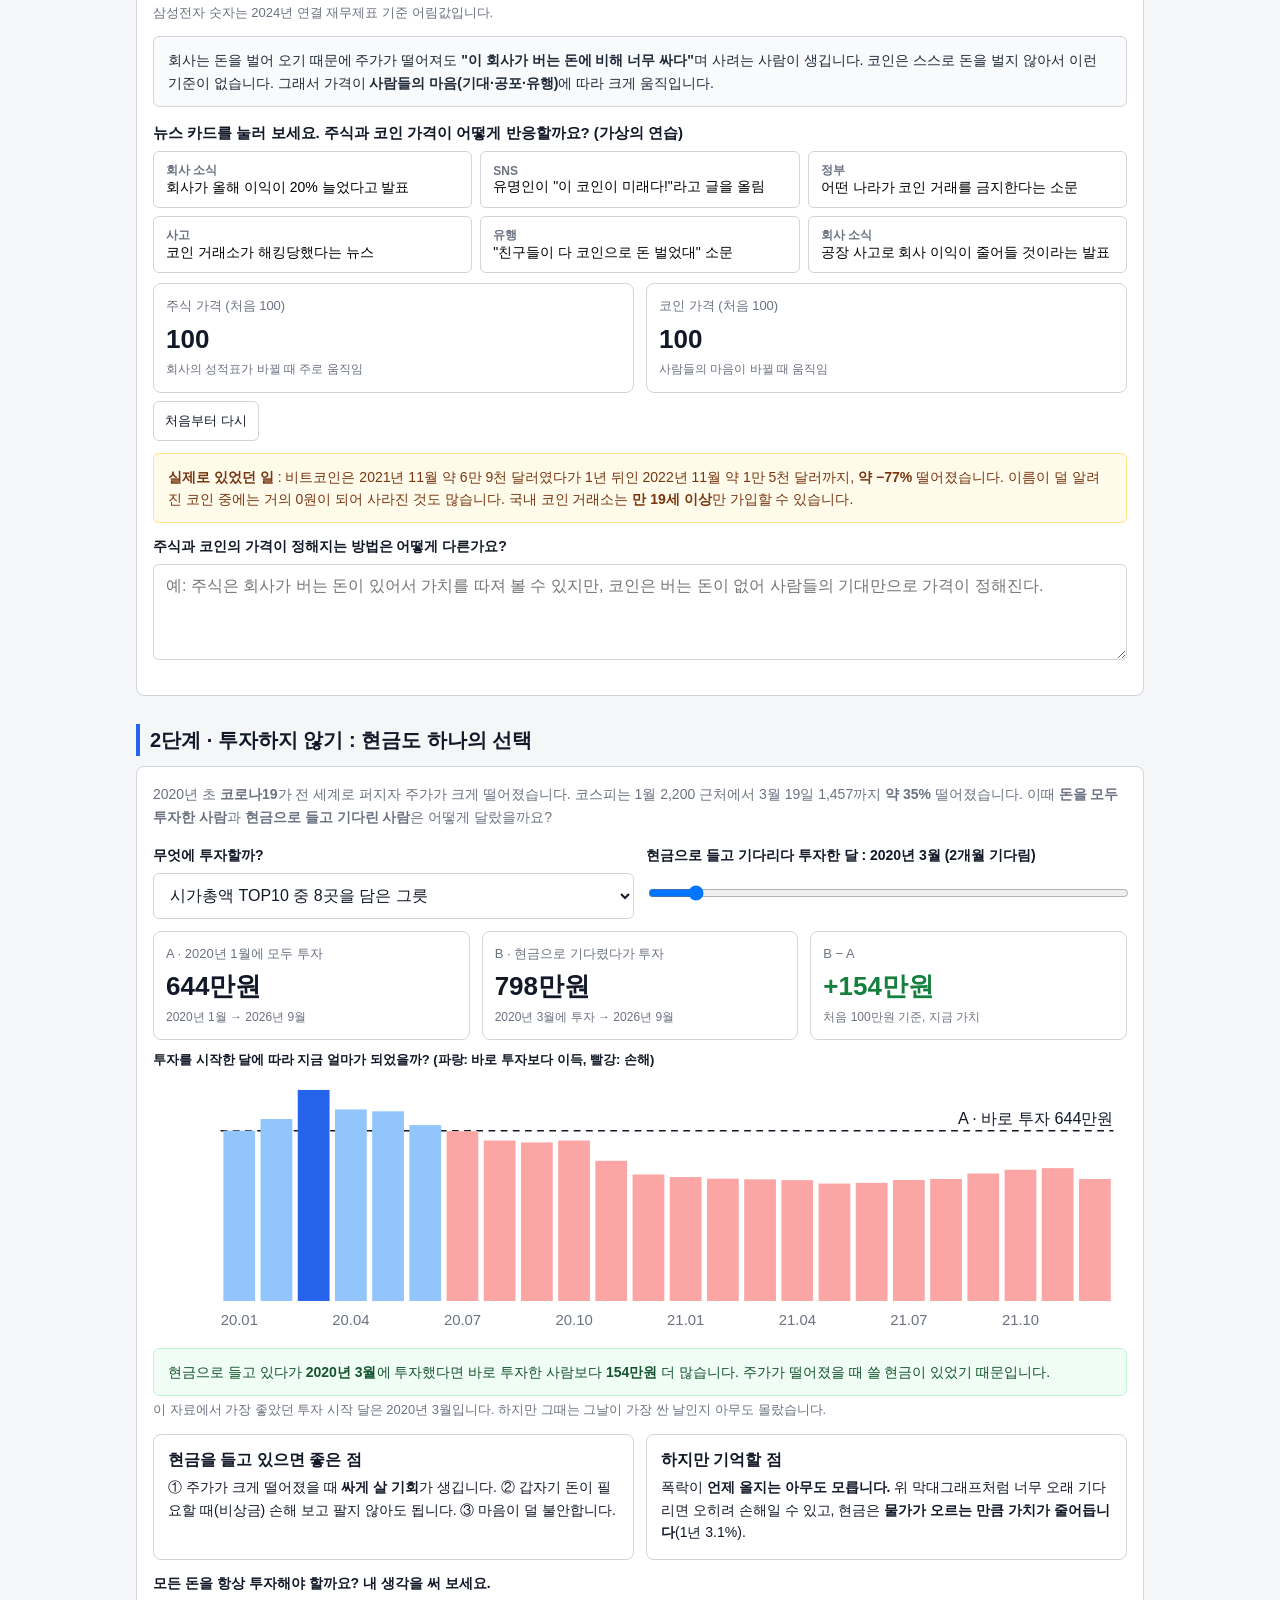
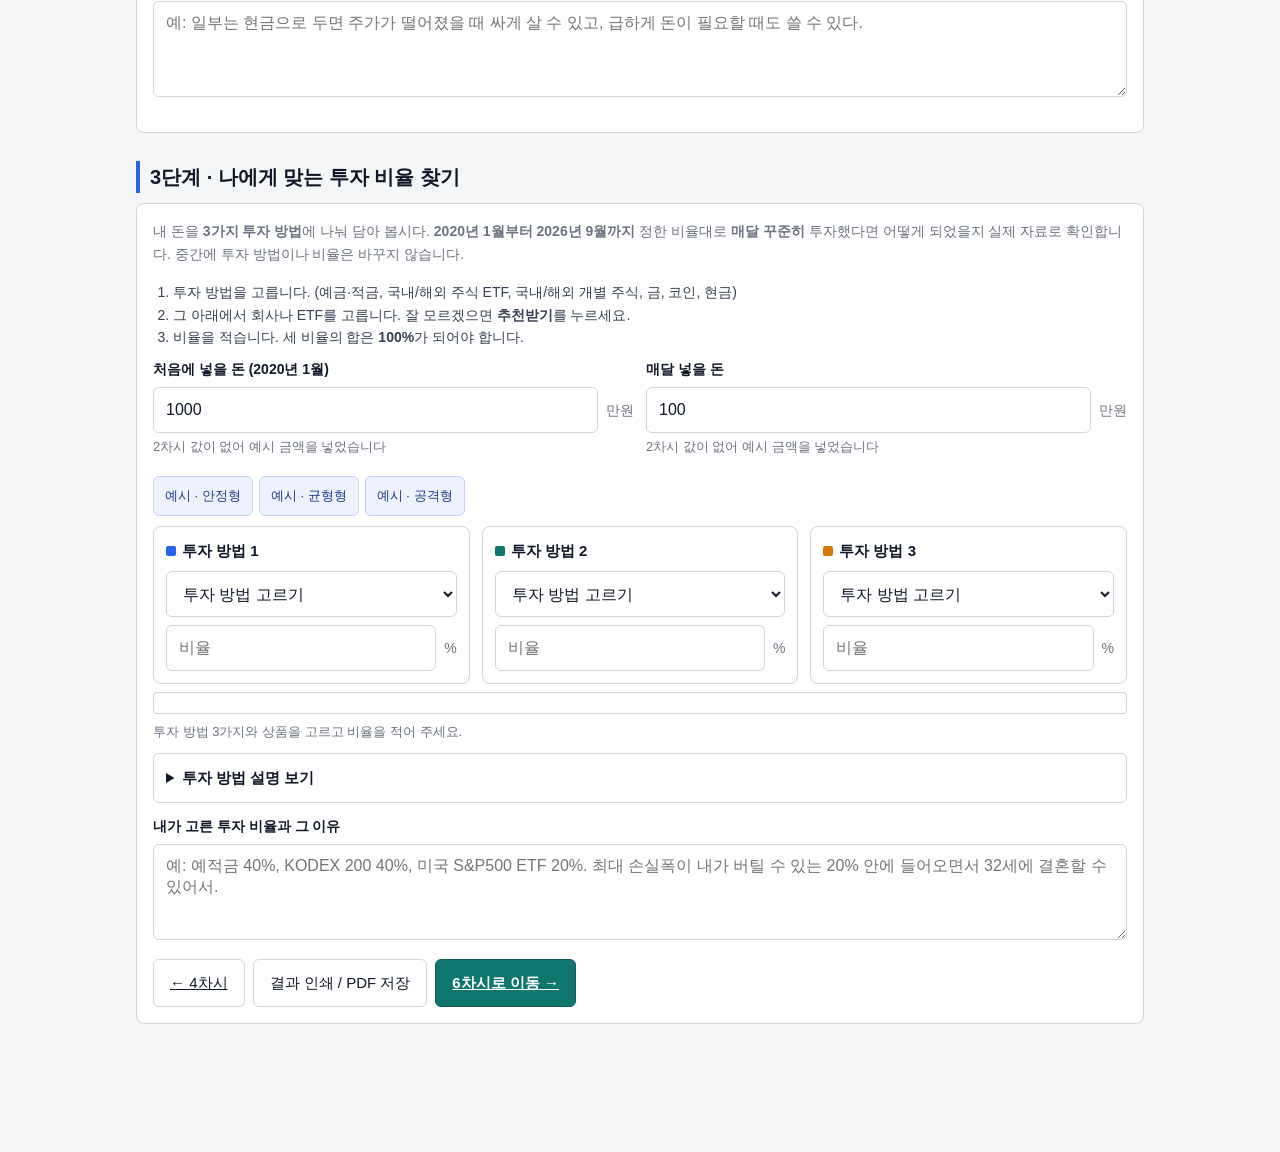
<file: lesson5.html>
<!DOCTYPE html>
<html lang="ko">
<head>
<meta charset="utf-8">
<meta name="viewport" content="width=device-width, initial-scale=1, viewport-fit=cover">
<title>5차시 · 안정적인 투자 계획 세우기</title>
<link rel="stylesheet" href="css/style.css">
<style>
  .tw{overflow-x:auto}
  .know{display:grid;grid-template-columns:repeat(2,1fr);gap:12px}
  @media(max-width:700px){.know{grid-template-columns:1fr}}
  .know .k{border:1px solid var(--line);border-radius:var(--radius);padding:12px 14px;background:#fff}
  .know .k h4{margin:0 0 4px;font-size:16px}
  .know .k p{margin:4px 0;font-size:14px}
  .tag{display:inline-block;font-size:12px;font-weight:700;color:#1e3a8a;background:#eef2ff;border:1px solid #c7d2fe;border-radius:4px;padding:1px 6px;margin-right:4px}
  .dot{display:inline-block;width:10px;height:10px;border-radius:2px;margin-right:6px;vertical-align:baseline}
  .up{color:#15803d}.down{color:#b91c1c}
  table.t td .sub{display:block;font-size:12px;color:var(--muted);margin-top:2px}
  .cmp4{display:grid;grid-template-columns:repeat(4,1fr);gap:10px}
  @media(max-width:860px){.cmp4{grid-template-columns:1fr 1fr}}
  .cmp4 .metric .v{font-size:22px}
  .bowl{display:flex;gap:6px;flex-wrap:wrap;align-items:center;min-height:44px;border:1px dashed #93c5fd;background:#f8fbff;border-radius:6px;padding:8px}
  .bowl.cmp{border-color:#fdba74;background:#fffaf5}
  .pill{display:inline-flex;align-items:center;gap:4px;font-size:13px;background:#fff;border:1px solid var(--line);border-radius:999px;padding:4px 4px 4px 10px}
  .pill button{border:0;background:#f3f4f6;border-radius:999px;width:28px;height:28px;font-size:15px;line-height:1;color:#374151}
  .pill .kind{font-size:11px;font-weight:700;color:#0f766e}
  .empty{font-size:13px;color:var(--muted)}
  .sec-sub{font-size:16px;margin:22px 0 8px;padding-left:8px;border-left:3px solid #93c5fd}
  .news{display:grid;grid-template-columns:repeat(3,1fr);gap:8px}
  @media(max-width:700px){.news{grid-template-columns:1fr}}
  .news button{text-align:left;border:1px solid var(--line);background:#fff;border-radius:6px;padding:10px 12px;font-size:14px;min-height:56px}
  .news button:active{background:#f3f4f6}
  .news button b{display:block;font-size:12px;color:var(--muted);font-weight:600}
  .slot{border:1px solid var(--line);border-radius:var(--radius);padding:12px;background:#fff}
  .slot h4{margin:0 0 8px;font-size:15px}
  .mix{display:flex;height:22px;border-radius:4px;overflow:hidden;border:1px solid var(--line);margin:8px 0}
  .mix i{display:block;height:100%}
  input[type=range]{width:100%;min-height:36px}
</style>
<script>
  document.write('<script src="js/'+(location.search.indexOf('demo=1')>=0?'stocks-demo.js':'stocks-data.js')+'"><\/script>');
</script>
<script src="js/etf-data.js" onerror="window.ETF_DATA=null"></script>
<script src="js/us-data.js" onerror="window.US_DATA=null"></script>
</head>
<body>
<header class="top"><div class="inner">
  <a class="home" href="index.html">← 홈</a><h1>5차시 · 안정적인 투자 계획 세우기</h1><span class="step">5 / 6</span>
</div></header>
<div class="wrap">

<div class="card">
  <h3 style="margin-top:0">오늘의 목표</h3>
  <p class="lead" style="margin-bottom:0">수익이 크면 위험도 큽니다. 오늘은 <b>레버리지, 빚내서 투자하기, 코인</b>이 왜 위험한지 직접 계산해 보고,
  <b>투자하지 않고 현금을 들고 있는 것</b>도 하나의 선택이라는 것을 코로나19 때 자료로 확인합니다.
  마지막으로 내 돈을 3가지 투자 방법에 나눠 <b>2020년부터 꾸준히 투자했다면</b> 몇 살에 결혼할 수 있었을지 알아봅니다.</p>
</div>

<!-- ================= 1단계 ================= -->
<h2>1단계 · 위험한 투자 방법 알아보기</h2>

<h3 class="sec-sub">① 레버리지 : 2배로 움직이는 투자</h3>
<div class="card">
  <p class="lead" style="margin-top:0"><b>레버리지 ETF</b>는 주가가 하루에 1% 오르면 2%, 1% 내리면 2% 움직이도록 만든 상품입니다. 오를 때는 좋아 보이지만,
  <b>매일 다시 2배</b>를 하기 때문에 오르락내리락할 때 생각보다 돈이 줄어듭니다. 아래 상황을 골라 일반 투자와 비교해 보세요.</p>
  <div class="chips">
    <button type="button" class="chip" data-lev="up">상황 1 · 10일 동안 매일 +2%</button>
    <button type="button" class="chip" data-lev="down">상황 2 · 10일 동안 매일 −2%</button>
    <button type="button" class="chip" data-lev="zigzag">상황 3 · +10%, −10%를 5번 반복</button>
    <button type="button" class="chip" data-lev="crash">상황 4 · 잘 오르다가 하루 −35% 폭락</button>
  </div>
  <p class="help" style="margin:6px 0 0"><b>왜 정확히 2배가 아닐까?</b> 레버리지 ETF는 <b>'하루'</b> 수익률만 2배로 맞추고, 다음 날은 바뀐 금액에서 다시 시작합니다.
  그래서 여러 날을 모은 수익률은 일반 투자 수익률의 2배보다 많을 수도, 적을 수도 있습니다. (실제 상품은 수수료도 있어 조금 더 적습니다.)</p>
  <div class="grid2" style="margin-top:10px">
    <label class="f"><span class="t">하루 주가 변화 (%, 쉼표로 구분 · 직접 고쳐도 됩니다)</span>
      <input type="text" id="levDays" data-store="l5_lev_days" value="10,-10,10,-10,10,-10,10,-10,10,-10"></label>
    <label class="f"><span class="t">레버리지 배수</span>
      <select id="levX" data-store="l5_lev_x"><option value="2">2배</option><option value="3">3배</option></select></label>
  </div>
  <div class="grid3">
    <div class="metric"><div class="l">주가(일반 투자) 100만원 →</div><div class="v" id="levA">-</div><div class="s" id="levAs"></div></div>
    <div class="metric"><div class="l"><span id="levXt">2</span>배 레버리지 100만원 →</div><div class="v" id="levB">-</div><div class="s" id="levBs"></div></div>
    <div class="metric"><div class="l">일반 투자 수익률의 <span id="levXt2">2</span>배와 비교하면?</div><div class="v" id="levC">-</div><div class="s" id="levCs"></div></div>
  </div>
  <div id="levChart" style="margin-top:10px"></div>
  <div class="tw"><table class="t" id="levTable" style="margin-top:8px"></table></div>
  <div id="levJudge" style="margin-top:10px"></div>
  <div id="levReal" style="margin-top:10px"></div>
</div>

<h3 class="sec-sub">② 빚내서 투자하기</h3>
<div class="card">
  <p class="lead" style="margin-top:0">돈을 빌려서 투자하면 수익이 났을 때 더 많이 벌 수 있을 것 같습니다. 하지만 빌린 돈에는 <b>이자</b>가 붙고,
  이자는 <b>투자 결과와 상관없이 꼭 갚아야</b> 합니다. 이자를 갚고 나면 실제 수익률은 얼마일까요?</p>
  <div class="grid4">
    <label class="f"><span class="t">내 돈</span><div class="unit"><input type="number" id="dbMine" data-store="l5_db_mine" value="1000"><span class="u">만원</span></div></label>
    <label class="f"><span class="t">빌린 돈</span><div class="unit"><input type="number" id="dbLoan" data-store="l5_db_loan" value="1000"><span class="u">만원</span></div></label>
    <label class="f"><span class="t">대출 이자율 (1년)</span><div class="unit"><input type="number" id="dbRate" data-store="l5_db_rate" value="8" step="0.1"><span class="u">%</span></div></label>
    <label class="f"><span class="t">투자 수익률 (1년)</span><div class="unit"><input type="number" id="dbRet" data-store="l5_db_ret" value="10" step="0.1"><span class="u">%</span></div></label>
  </div>
  <div class="chips">
    <button type="button" class="chip" data-db="30">수익률 +30% (대박)</button>
    <button type="button" class="chip" data-db="10">+10% (좋은 해)</button>
    <button type="button" class="chip" data-db="5">+5% (이자보다 낮음)</button>
    <button type="button" class="chip" data-db="-20">−20% (나쁜 해)</button>
    <span class="chip note">참고 · 주식 투자용 대출 이자는 보통 연 5~10%</span>
  </div>
  <div class="tw"><table class="t" id="dbTable" style="margin-top:10px"></table></div>
  <div id="dbJudge" style="margin-top:10px"></div>
</div>

<h3 class="sec-sub">③ 코인 : 무엇이 가격을 정할까?</h3>
<div class="card">
  <p class="lead" style="margin-top:0">회사는 <b>재무제표</b>라는 성적표를 냅니다. 얼마를 팔았고, 얼마를 남겼고, 재산이 얼마인지 적혀 있어서 "이 회사는 이 정도 가치가 있다"를 따져 볼 수 있습니다.
  코인의 성적표는 어떨까요?</p>
  <div class="tw"><table class="t">
    <thead><tr><th>성적표 항목</th><th>삼성전자 (주식)</th><th>비트코인 (코인)</th></tr></thead>
    <tbody>
      <tr><td>일하는 회사·직원이 있나요?</td><td>있음 (전 세계 직원 수십만 명)</td><td><b>없음</b> (컴퓨터 프로그램과 참여자들)</td></tr>
      <tr><td>1년 동안 판 물건 (매출)</td><td>약 300조원</td><td><b>없음</b></td></tr>
      <tr><td>1년 동안 남긴 돈 (영업이익)</td><td>약 33조원</td><td><b>없음</b></td></tr>
      <tr><td>가진 재산 (공장·기술·현금)</td><td>약 500조원 이상</td><td><b>없음</b></td></tr>
      <tr><td>주인(주주)에게 나눠 주는 돈</td><td>배당금 (1주당 1년에 1,400원 정도)</td><td><b>없음</b></td></tr>
      <tr><td>가격을 정하는 근거</td><td>회사가 앞으로 벌 돈 + 사람들의 기대</td><td><b>사람들의 기대와 믿음</b> (사려는 사람과 팔려는 사람)</td></tr>
    </tbody>
  </table></div>
  <p class="help">삼성전자 숫자는 2024년 연결 재무제표 기준 어림값입니다.</p>
  <div class="box plain" style="margin-top:10px">회사는 돈을 벌어 오기 때문에 주가가 떨어져도 <b>"이 회사가 버는 돈에 비해 너무 싸다"</b>며 사려는 사람이 생깁니다.
  코인은 스스로 돈을 벌지 않아서 이런 기준이 없습니다. 그래서 가격이 <b>사람들의 마음(기대·공포·유행)</b>에 따라 크게 움직입니다.</div>

  <p style="margin:14px 0 6px;font-weight:600;font-size:15px">뉴스 카드를 눌러 보세요. 주식과 코인 가격이 어떻게 반응할까요? (가상의 연습)</p>
  <div class="news">
    <button type="button" data-news="earn"><b>회사 소식</b>회사가 올해 이익이 20% 늘었다고 발표</button>
    <button type="button" data-news="celeb"><b>SNS</b>유명인이 "이 코인이 미래다!"라고 글을 올림</button>
    <button type="button" data-news="ban"><b>정부</b>어떤 나라가 코인 거래를 금지한다는 소문</button>
    <button type="button" data-news="hack"><b>사고</b>코인 거래소가 해킹당했다는 뉴스</button>
    <button type="button" data-news="fomo"><b>유행</b>"친구들이 다 코인으로 돈 벌었대" 소문</button>
    <button type="button" data-news="loss"><b>회사 소식</b>공장 사고로 회사 이익이 줄어들 것이라는 발표</button>
  </div>
  <div class="grid2" style="margin-top:10px">
    <div class="metric"><div class="l">주식 가격 (처음 100)</div><div class="v" id="nwS">100</div><div class="s" id="nwSs">회사의 성적표가 바뀔 때 주로 움직임</div></div>
    <div class="metric"><div class="l">코인 가격 (처음 100)</div><div class="v" id="nwC">100</div><div class="s" id="nwCs">사람들의 마음이 바뀔 때 움직임</div></div>
  </div>
  <div id="nwChart" style="margin-top:8px"></div>
  <div id="nwLog" class="help"></div>
  <div class="btnrow"><button type="button" class="btn ghost sm" id="nwReset">처음부터 다시</button></div>
  <div class="box" style="margin-top:12px"><b>실제로 있었던 일</b> : 비트코인은 2021년 11월 약 6만 9천 달러였다가 1년 뒤인 2022년 11월 약 1만 5천 달러까지,
  <b>약 −77%</b> 떨어졌습니다. 이름이 덜 알려진 코인 중에는 거의 0원이 되어 사라진 것도 많습니다.
  국내 코인 거래소는 <b>만 19세 이상</b>만 가입할 수 있습니다.</div>
  <label class="f" style="margin-top:12px"><span class="t">주식과 코인의 가격이 정해지는 방법은 어떻게 다른가요?</span>
    <textarea data-store="l5_risk_memo" placeholder="예: 주식은 회사가 버는 돈이 있어서 가치를 따져 볼 수 있지만, 코인은 버는 돈이 없어 사람들의 기대만으로 가격이 정해진다."></textarea></label>
</div>

<!-- ================= 2단계 ================= -->
<h2>2단계 · 투자하지 않기 : 현금도 하나의 선택</h2>
<div class="card">
  <p class="lead" style="margin-top:0">2020년 초 <b>코로나19</b>가 전 세계로 퍼지자 주가가 크게 떨어졌습니다. 코스피는 1월 2,200 근처에서 3월 19일 1,457까지 <b>약 35%</b> 떨어졌습니다.
  이때 <b>돈을 모두 투자한 사람</b>과 <b>현금으로 들고 기다린 사람</b>은 어떻게 달랐을까요?</p>
  <div class="grid2">
    <label class="f"><span class="t">무엇에 투자할까?</span><select id="cvItem" data-store="l5_cv_item"></select></label>
    <label class="f"><span class="t">현금으로 들고 기다리다 투자한 달 : <b id="cvWaitTxt">-</b></span>
      <input type="range" id="cvWait" min="0" max="23" step="1" value="2" aria-label="투자를 시작한 달"></label>
  </div>
  <div class="grid3">
    <div class="metric"><div class="l">A · <span class="startTxt">2020년 1월</span>에 모두 투자</div><div class="v" id="cvA">-</div><div class="s" id="cvAs"></div></div>
    <div class="metric"><div class="l">B · 현금으로 기다렸다가 투자</div><div class="v" id="cvB">-</div><div class="s" id="cvBs"></div></div>
    <div class="metric"><div class="l">B − A</div><div class="v" id="cvD">-</div><div class="s">처음 100만원 기준, 지금 가치</div></div>
  </div>
  <div id="cvChart" style="margin-top:10px"></div>
  <div id="cvJudge" style="margin-top:6px"></div>
  <div class="know" style="margin-top:12px">
    <div class="k"><h4>현금을 들고 있으면 좋은 점</h4><p>① 주가가 크게 떨어졌을 때 <b>싸게 살 기회</b>가 생깁니다. ② 갑자기 돈이 필요할 때(비상금) 손해 보고 팔지 않아도 됩니다. ③ 마음이 덜 불안합니다.</p></div>
    <div class="k"><h4>하지만 기억할 점</h4><p>폭락이 <b>언제 올지는 아무도 모릅니다.</b> 위 막대그래프처럼 너무 오래 기다리면 오히려 손해일 수 있고, 현금은 <b>물가가 오르는 만큼 가치가 줄어듭니다</b>(1년 3.1%).</p></div>
  </div>
  <label class="f" style="margin-top:12px"><span class="t">모든 돈을 항상 투자해야 할까요? 내 생각을 써 보세요.</span>
    <textarea data-store="l5_cash_memo" placeholder="예: 일부는 현금으로 두면 주가가 떨어졌을 때 싸게 살 수 있고, 급하게 돈이 필요할 때도 쓸 수 있다."></textarea></label>
</div>

<!-- ================= 3단계 ================= -->
<h2>3단계 · 나에게 맞는 투자 비율 찾기</h2>
<div class="card">
  <p class="lead" style="margin-top:0">내 돈을 <b>3가지 투자 방법</b>에 나눠 담아 봅시다. <b><span class="startTxt">2020년 1월</span>부터 <span class="endTxt">2026년 9월</span>까지</b>
  정한 비율대로 <b>매달 꾸준히</b> 투자했다면 어떻게 되었을지 실제 자료로 확인합니다. 중간에 투자 방법이나 비율은 바꾸지 않습니다.</p>
  <ol class="help" style="margin:0 0 10px;padding-left:20px;font-size:14px;color:#374151">
    <li>투자 방법을 고릅니다. (예금·적금, 국내/해외 주식 ETF, 국내/해외 개별 주식, 금, 코인, 현금)</li>
    <li>그 아래에서 회사나 ETF를 고릅니다. 잘 모르겠으면 <b>추천받기</b>를 누르세요.</li>
    <li>비율을 적습니다. 세 비율의 합은 <b>100%</b>가 되어야 합니다.</li>
  </ol>
  <div class="grid2">
    <label class="f"><span class="t">처음에 넣을 돈 (2020년 1월)</span><div class="unit"><input type="number" id="pfPre" data-store="l5_pf_pre" min="0" step="100"><span class="u">만원</span></div>
      <span class="help" id="pfPreH">2차시 4단계의 '취직 전 저축'</span></label>
    <label class="f"><span class="t">매달 넣을 돈</span><div class="unit"><input type="number" id="pfMon" data-store="l5_pf_mon" min="0" step="10"><span class="u">만원</span></div>
      <span class="help" id="pfMonH">2차시 4단계의 '월 저축'</span></label>
  </div>
  <div class="chips">
    <button type="button" class="chip" data-pf="deposit:50,krEtf:30,gold:20">예시 · 안정형</button>
    <button type="button" class="chip" data-pf="deposit:30,krEtf:40,usEtf:30">예시 · 균형형</button>
    <button type="button" class="chip" data-pf="krEtf:30,usEtf:40,krStock:30">예시 · 공격형</button>
  </div>
  <div class="grid3" style="margin-top:10px">
    <div class="slot"><h4><span class="dot" style="background:#2563eb"></span>투자 방법 1</h4><div id="slot1"></div></div>
    <div class="slot"><h4><span class="dot" style="background:#0f766e"></span>투자 방법 2</h4><div id="slot2"></div></div>
    <div class="slot"><h4><span class="dot" style="background:#d97706"></span>투자 방법 3</h4><div id="slot3"></div></div>
  </div>
  <div class="mix" id="pfMix"></div>
  <div id="pfSum" class="help"></div>
  <div id="pfOut"></div>
  <details>
    <summary>투자 방법 설명 보기</summary>
    <div class="inner"><div class="tw"><table class="t" id="typeTable"></table></div>
    <p class="help">예금·적금은 연 3% 월 복리로 계산합니다. 해외 상품과 코인은 그 달 말 환율로 원화로 바꿔 계산합니다. 모든 가격은 월말 종가이며 배당금은 넣지 않았습니다.</p></div>
  </details>
  <label class="f" style="margin-top:12px"><span class="t">내가 고른 투자 비율과 그 이유</span>
    <textarea data-store="l5_memo" placeholder="예: 예적금 40%, KODEX 200 40%, 미국 S&P500 ETF 20%. 최대 손실폭이 내가 버틸 수 있는 20% 안에 들어오면서 32세에 결혼할 수 있어서."></textarea></label>
  <div class="btnrow">
    <a class="btn ghost" href="lesson4.html">← 4차시</a>
    <button type="button" class="btn ghost" onclick="window.print()">결과 인쇄 / PDF 저장</button>
    <a class="btn teal" href="lesson6.html">6차시로 이동 →</a>
  </div>
</div>
</div>
</div>
<div class="sticky"><span>입력 내용은 이 기기(브라우저)에 자동 저장됩니다.</span><span id="savedFlag" class="saved"></span>
<a href="index.html" style="margin-left:auto">홈으로</a></div>

<script src="js/store.js"></script>
<script src="js/calc.js"></script>
<script src="js/invest.js"></script>
<script src="js/market.js"></script>
<script>
(function(){
  var $=function(id){return document.getElementById(id);};
  var num=function(id){var v=parseFloat($(id).value);return isFinite(v)?v:null;};
  var esc=function(s){return String(s).replace(/[&<>"]/g,function(c){return {'&':'&amp;','<':'&lt;','>':'&gt;','"':'&quot;'}[c];});};
  var pct=INVEST.pct, won=CALC.won, n1=CALC.n1, ym=INVEST.mLabel;
  function setField(id,v){ var el=$(id); el.value=v; if(el.getAttribute('data-store')) STORE.set(el.getAttribute('data-store'),String(v)); }
  /* 공통 시장 자료 (js/market.js) */
  var M=window.MKT, SD=M.SD, ED=M.ED, UD=M.UD, ITEMS=M.ITEMS, RANK=M.RANK, URANK=M.URANK, IDS=M.IDS, UIDS=M.UIDS,
      HAS=M.HAS, HAS_ETF=M.HAS_ETF, FX=M.FX, HAS_US=M.HAS_US, DSTART=M.DSTART, DEND=M.DEND,
      krw=M.krw, common=M.common, cut=M.cut, bowl=M.bowl, isFull=M.isFull, fullItems=M.fullItems, topIds=M.topIds,
      norm=M.norm, byName=M.byName, KTAG=M.KTAG, label=M.label, uLabel=M.uLabel, COLORS=M.COLORS;
  /* ============ 3단계 ① 레버리지 ============ */
  var LEV={up:'2,2,2,2,2,2,2,2,2,2',down:'-2,-2,-2,-2,-2,-2,-2,-2,-2,-2',zigzag:'10,-10,10,-10,10,-10,10,-10,10,-10',crash:'5,5,5,5,-35,5,5,5,5,5'};
  function miniChart(labels,series,unit){
    var W=720,H=220,L=50,R=12,T=12,B=26,n=labels.length,lo=Infinity,hi=-Infinity;
    series.forEach(function(s){ s.values.forEach(function(v){ lo=Math.min(lo,v); hi=Math.max(hi,v); }); });
    lo=Math.min(lo,0); var pad=(hi-lo)*0.08||1; hi+=pad;
    var X=function(i){return L+i*(W-L-R)/Math.max(1,n-1);}, Y=function(v){return T+(hi-v)*(H-T-B)/(hi-lo);};
    var g='', st=(hi-lo)/4;
    for(var k=0;k<=4;k++){ var v=lo+st*k; g+='<line x1="'+L+'" x2="'+(W-R)+'" y1="'+Y(v).toFixed(1)+'" y2="'+Y(v).toFixed(1)+'" stroke="#e5e7eb"/><text x="'+(L-6)+'" y="'+(Y(v)+4).toFixed(1)+'" text-anchor="end" font-size="12" fill="#6b7280">'+Math.round(v)+unit+'</text>'; }
    labels.forEach(function(lb,i){ g+='<text x="'+X(i).toFixed(1)+'" y="'+(H-8)+'" text-anchor="middle" font-size="12" fill="#6b7280">'+lb+'</text>'; });
    series.forEach(function(s){ var d=''; s.values.forEach(function(v,i){ d+=(i?'L':'M')+X(i).toFixed(1)+' '+Y(v).toFixed(1)+' '; });
      g+='<path d="'+d+'" fill="none" stroke="'+s.color+'" stroke-width="'+(s.width||2.5)+'" stroke-linejoin="round"/>'; });
    return '<svg viewBox="0 0 '+W+' '+H+'" width="100%" role="img" aria-label="'+(series.label||'그래프')+'" style="display:block">'+g+'</svg>';
  }
  function lev(){
    var x=parseFloat($('levX').value)||2;
    $('levXt').textContent=x; $('levXt2').textContent=x;
    var days=String($('levDays').value).split(/[,\s]+/).map(parseFloat).filter(function(v){return isFinite(v);}).slice(0,40);
    if(!days.length){ $('levA').textContent='-'; return; }
    var a=[100],b=[100],rows='<tr><th>날</th><th class="num">주가 변화</th><th class="num">일반 투자</th><th class="num">'+x+'배 레버리지 변화</th><th class="num">'+x+'배 레버리지</th></tr>', zero=null, bigDrop=null;
    rows+='<tr><td>시작</td><td class="num">-</td><td class="num">100만원</td><td class="num">-</td><td class="num">100만원</td></tr>';
    days.forEach(function(d,i){
      var na=a[i]*(1+d/100), lb=Math.max(-100,d*x), nb=Math.max(0,b[i]*(1+lb/100));
      if(nb===0&&zero===null) zero=i+1;
      if(d<=-20&&bigDrop===null) bigDrop={day:i+1,d:d,lb:lb};
      a.push(na); b.push(nb);
      rows+='<tr><td>'+(i+1)+'일</td><td class="num '+(d>=0?'up':'down')+'">'+(d>0?'+':'')+d+'%</td><td class="num">'+n1(na)+'만원</td>'
        +'<td class="num '+(lb>=0?'up':'down')+'">'+(lb>0?'+':'')+n1(lb)+'%</td><td class="num"><b>'+n1(nb)+'만원</b></td></tr>';
    });
    var A=a[a.length-1], Bv=b[b.length-1], ra=A/100-1, rb=Bv/100-1, E=ra*x, tol=0.005;
    var hasUp=days.some(function(d){return d>0;}), hasDown=days.some(function(d){return d<0;});
    $('levA').innerHTML='<span class="'+(ra>=0?'up':'down')+'">'+n1(A)+'만원</span>'; $('levAs').textContent='수익률 '+pct(ra);
    $('levB').innerHTML='<span class="'+(rb>=0?'up':'down')+'">'+n1(Bv)+'만원</span>'; $('levBs').textContent='수익률 '+pct(rb);
    /* 일반 투자 수익률의 x배(E)와 실제 레버리지 수익률(rb) 비교 */
    var verdict;
    if(zero!==null) verdict='모두 잃었어요';
    else if(Math.abs(rb-E)<tol) verdict='거의 '+x+'배';
    else if(ra>=0) verdict=(rb>E)?x+'배보다 더 벌었어요':(rb<0?'오히려 잃었어요':x+'배보다 덜 벌었어요');
    else verdict=(rb<E)?x+'배보다 더 잃었어요':x+'배보다는 덜 잃었어요';
    $('levC').textContent=verdict;
    $('levCs').innerHTML='일반 투자 '+pct(ra)+' × '+x+' = <b>'+pct(E)+'</b> (단순 '+x+'배)<br>실제 레버리지 <b>'+pct(rb)+'</b>';
    $('levTable').innerHTML=rows;
    $('levChart').innerHTML='<div style="font-size:13px"><span class="dot" style="background:#2563eb"></span>일반 투자 &nbsp; <span class="dot" style="background:#b91c1c"></span>'+x+'배 레버리지</div>'
      +miniChart(['시작'].concat(days.map(function(d,i){return (i+1)+'일';})),[{color:'#2563eb',values:a},{color:'#b91c1c',values:b}],'만');
    var ex='(+10% 다음 −10%이면 일반 투자는 100 → 110 → 99로 <b>−1%</b>, '+x+'배 레버리지는 100 → '+n1(100*(1+0.1*x))+' → '+n1(100*(1+0.1*x)*(1-0.1*x))+'로 <b>'+pct((1+0.1*x)*(1-0.1*x)-1,0)+'</b>입니다. −1%의 '+x+'배인 −'+x+'%보다 더 많이 잃습니다.)';
    var j;
    if(zero!==null) j='<div class="box bad"><b>'+zero+'일째에 레버리지에 넣은 돈이 0원이 되었습니다.</b> 주가가 하루에 '+n1(100/x)+'% 이상 떨어지면 '+x+'배 레버리지는 그날 100%를 잃습니다. 그 뒤에 주가가 다시 올라도 0원은 돌아오지 않습니다. 일반 투자는 같은 날 '+pct(ra)+'로 끝났습니다.</div>';
    else if(hasUp&&!hasDown) j='<div class="box good">매일 오르기만 하면 레버리지는 <b>오른 돈 위에서 또 '+x+'배씩</b> 불어나서, 일반 투자 수익률의 '+x+'배('+pct(E)+')보다도 많은 <b>'+pct(rb)+'</b>를 벌었습니다. 하지만 현실의 주가는 이렇게 매일 오르기만 하지 않습니다. 다른 상황도 눌러 보세요.</div>';
    else if(hasDown&&!hasUp) j='<div class="box bad">주가가 '+pct(ra)+' 떨어지는 동안 레버리지는 <b>'+pct(rb)+'</b> 떨어져, 일반 투자보다 약 <b>'+n1(rb/ra)+'배</b> 많이 잃었습니다. '
      +'단순 '+x+'배('+pct(E)+')보다 조금 덜 잃은 것은, 매일 <b>줄어든 돈을 기준으로</b> 다시 '+x+'배씩 잃기 때문입니다. 남은 돈이 작아지면 잃는 금액도 조금씩 작아질 뿐, 손실이 훨씬 큰 것은 변하지 않습니다.</div>';
    else if(bigDrop&&rb<E-tol) j='<div class="box bad">일반 투자는 <b>'+pct(ra)+'</b>'+(Math.abs(ra)<0.05?'로 거의 제자리인데':'인데')+', 레버리지는 <b>'+pct(rb)+'</b>입니다. '
      +bigDrop.day+'일째 주가가 하루에 '+Math.abs(bigDrop.d)+'% 떨어진 날 레버리지는 그날 <b>'+Math.abs(bigDrop.lb)+'%</b>를 잃었습니다. '
      +'그 뒤 주가가 다시 올라 일반 투자는 회복했지만, 레버리지는 크게 줄어든 돈에서 다시 시작해야 해서 회복하지 못했습니다. '
      +'(100만원이 '+Math.abs(bigDrop.lb)+'% 줄면 '+n1(100*(1+bigDrop.lb/100))+'만원이 되고, 다시 100만원이 되려면 <b>'+n1((100/(100+bigDrop.lb)-1)*100)+'%</b>나 올라야 합니다.)</div>';
    else if(rb<E-tol) j='<div class="box bad">일반 투자는 오르락내리락한 끝에 <b>'+pct(ra)+'</b>였지만, 레버리지는 <b>'+pct(rb)+'</b>였습니다. 일반 투자 수익률의 '+x+'배('+pct(E)+')보다도 훨씬 나쁩니다. '
      +'오르락내리락할 때마다 레버리지는 돈이 조금씩 새어 나갑니다. '+ex
      +'</div>';
    else j='<div class="box">레버리지 수익률은 '+pct(rb)+', 일반 투자 수익률의 '+x+'배는 '+pct(E)+'입니다. 날마다 주가가 어떻게 움직였느냐에 따라 '+x+'배보다 많아지기도, 적어지기도 합니다.</div>';
    $('levJudge').innerHTML=j;
  }
  $('levDays').addEventListener('input',lev); $('levX').addEventListener('change',lev);
  document.querySelectorAll('[data-lev]').forEach(function(b){ b.addEventListener('click',function(){ setField('levDays',LEV[b.getAttribute('data-lev')]); lev(); }); });
  function levReal(){
    var base=null, lv=null;
    IDS.forEach(function(id){ var n=norm(ITEMS[id].name); if(ITEMS[id].kind!=='ETF') return; if(n==='kodex200') base=ITEMS[id]; if(n==='kodex레버리지') lv=ITEMS[id]; });
    if(!base||!lv){ $('levReal').innerHTML=''; return; }
    var p=common([base,lv]), s1=cut(base,p.start,p.end), s2=cut(lv,p.start,p.end); if(!s1||!s2) return;
    var a1=INVEST.analyze(s1,null), a2=INVEST.analyze(s2,null);
    $('levReal').innerHTML='<div class="box plain"><b>실제 자료</b> : '+ym(p.start)+'~'+ym(p.end)+' 동안 KODEX 200은 '+pct(a1.total,0)+'(최대 손실폭 '+pct(a1.mdd,0)+'), '
      +'KODEX 레버리지는 '+pct(a2.total,0)+'(최대 손실폭 '+pct(a2.mdd,0)+')였습니다. 오른 만큼 떨어질 때도 훨씬 크게 떨어졌습니다.</div>'
      +'<div style="font-size:13px;margin-top:8px"><span class="dot" style="background:#2563eb"></span>KODEX 200 &nbsp; <span class="dot" style="background:#b91c1c"></span>KODEX 레버리지</div>'
      +INVEST.lineChart({months:s1.months,series:[{color:'#2563eb',values:s1.prices.map(function(v){return 100*v/s1.prices[0];})},{color:'#b91c1c',values:s2.prices.map(function(v){return 100*v/s2.prices[0];})}],yMin:0,unit:'만',height:220,label:'KODEX 200과 KODEX 레버리지'});
  }

  /* ============ 3단계 ② 빚내서 투자 ============ */
  function db(){
    var mine=num('dbMine'),loan=num('dbLoan'),ir=num('dbRate'),r=num('dbRet');
    if([mine,loan,ir,r].some(function(v){return v===null;})||mine<=0||loan<0){ $('dbTable').innerHTML=''; return; }
    function sc(ret){
      var tot=mine+loan, gain=tot*ret/100, interest=loan*ir/100, net=gain-interest;
      return {tot:tot,gain:gain,interest:interest,net:net,onTot:net/tot,onMine:net/mine,alone:mine*ret/100};
    }
    var a=sc(r), bRet=(r>0?-r:r), b=sc(bRet);
    function cell(v,f){ return '<td class="num '+(v>=0?'up':'down')+'">'+f+'</td>'; }
    function col(s,ret){ return [ret,s]; }
    var rows='<tr><th></th><th class="num">수익률 '+(r>0?'+':'')+r+'%일 때</th>'+(r>0?'<th class="num">반대로 '+bRet+'%였다면</th>':'')+'</tr>';
    function line(t,fa,fb,va,vb){ rows+='<tr><td>'+t+'</td>'+cell(va,fa)+(r>0?cell(vb,fb):'')+'</tr>'; }
    rows+='<tr><td>투자한 돈 (내 돈 + 빌린 돈)</td><td class="num">'+won(a.tot)+'</td>'+(r>0?'<td class="num">'+won(b.tot)+'</td>':'')+'</tr>';
    line('투자로 번 돈',won(a.gain),won(b.gain),a.gain,b.gain);
    line('갚아야 할 이자 ('+ir+'%)','−'+won(a.interest),'−'+won(b.interest),-1,-1);
    line('<b>이자를 갚고 남은 진짜 이익</b>','<b>'+won(a.net)+'</b>','<b>'+won(b.net)+'</b>',a.net,b.net);
    line('투자한 돈 전체 기준 실제 수익률',pct(a.onTot),pct(b.onTot),a.onTot,b.onTot);
    line('내 돈 기준 수익률',pct(a.onMine),pct(b.onMine),a.onMine,b.onMine);
    line('빚 없이 내 돈만 투자했다면',won(a.alone)+' ('+pct(r/100)+')',won(b.alone)+' ('+pct(bRet/100)+')',a.alone,b.alone);
    $('dbTable').innerHTML=rows;
    var j='';
    if(r<=ir&&r>0) j='<div class="box bad">투자 수익률('+r+'%)이 이자율('+ir+'%)보다 낮아서, <b>돈을 빌린 것이 오히려 손해</b>입니다. 빚 없이 했다면 '+won(a.alone)+'을 벌었을 텐데, 빌린 뒤에는 '+won(a.net)+'입니다.</div>';
    else if(r>0) j='<div class="box">수익률이 '+r+'%여도 이자를 빼면 투자한 돈 전체 기준 실제 수익률은 <b>'+pct(a.onTot)+'</b>입니다. '
      +'그런데 같은 투자가 '+bRet+'%가 되면 이자까지 더해져 <b>내 돈의 '+pct(b.onMine)+'</b>를 잃습니다. 빚 없이 했다면 '+pct(bRet/100)+'였을 손실이 훨씬 커집니다.</div>';
    else j='<div class="box bad">손실이 난 데다 이자까지 갚아야 해서 <b>내 돈의 '+pct(a.onMine)+'</b>를 잃습니다. 빚 없이 했다면 '+pct(r/100)+'였습니다.</div>';
    if(a.net<-mine) j+='<div class="box bad" style="margin-top:8px">잃은 돈이 내 돈보다 많습니다. <b>내 돈을 모두 잃고도 빚이 남습니다.</b></div>';
    $('dbJudge').innerHTML=j;
  }
  ['dbMine','dbLoan','dbRate','dbRet'].forEach(function(id){ $(id).addEventListener('input',db); });
  document.querySelectorAll('[data-db]').forEach(function(b){ b.addEventListener('click',function(){ setField('dbRet',b.getAttribute('data-db')); db(); }); });

  /* ============ 3단계 ③ 뉴스 카드 ============ */
  var NEWS={
    earn:{s:8,c:0,t:'회사 이익 20% 증가 → 주식 +8%, 코인 변화 없음 (코인과는 상관없는 소식)'},
    celeb:{s:0,c:35,t:'유명인의 SNS 글 → 코인 +35%, 주식 변화 없음 (코인의 성적표는 그대로인데 기대만 커짐)'},
    ban:{s:-1,c:-30,t:'거래 금지 소문 → 코인 −30% (사실이 아니어도 무서워서 팔기 시작)'},
    hack:{s:0,c:-20,t:'거래소 해킹 → 코인 −20% (믿음이 흔들림)'},
    fomo:{s:2,c:25,t:'"다들 벌었대" 소문 → 코인 +25% (늦을까 봐 사려는 사람이 몰림)'},
    loss:{s:-12,c:0,t:'공장 사고로 이익 감소 → 주식 −12% (회사의 성적표가 나빠짐)'}
  };
  var NW={s:[100],c:[100],log:[]};
  function nwDraw(){
    var s=NW.s[NW.s.length-1], c=NW.c[NW.c.length-1];
    $('nwS').textContent=n1(s); $('nwC').textContent=n1(c);
    var lb=NW.s.map(function(v,i){ return i===0?'시작':String(i); });
    $('nwChart').innerHTML=NW.s.length>1?'<div style="font-size:13px"><span class="dot" style="background:#2563eb"></span>주식 &nbsp; <span class="dot" style="background:#d97706"></span>코인</div>'
      +miniChart(lb,[{color:'#2563eb',values:NW.s},{color:'#d97706',values:NW.c}],''):'';
    $('nwLog').innerHTML=NW.log.map(function(t,i){ return (i+1)+'. '+t; }).join('<br>');
  }
  document.querySelectorAll('[data-news]').forEach(function(b){ b.addEventListener('click',function(){
    var n=NEWS[b.getAttribute('data-news')];
    NW.s.push(NW.s[NW.s.length-1]*(1+n.s/100)); NW.c.push(NW.c[NW.c.length-1]*(1+n.c/100)); NW.log.push(n.t); nwDraw(); }); });
  $('nwReset').addEventListener('click',function(){ NW={s:[100],c:[100],log:[]}; nwDraw(); });

  /* ============ 4단계 : 코로나 ============ */
  function cvFill(){
    var h='', tf=topIds().filter(isFull), all=fullItems('주식');
    if(tf.length>1) h+='<option value="bowlTop">시가총액 TOP10 중 '+tf.length+'곳을 담은 그릇</option>';
    if(all.length>tf.length) h+='<option value="bowlAll">'+(SD&&SD.all?'코스피·코스닥 ':'')+all.length.toLocaleString()+'개 회사를 모두 담은 그릇</option>';
    IDS.filter(function(id){ return ITEMS[id].kind==='ETF'&&ITEMS[id].months[0]===DSTART; }).forEach(function(id){ h+='<option value="'+id+'">'+esc(label(ITEMS[id]))+'</option>'; });
    var list=(SD&&SD.all)?topIds():topIds().concat(IDS.filter(function(id){ return ITEMS[id].kind==='주식'&&!RANK[id]; }));
    list.forEach(function(id){ if(ITEMS[id].months[0]===DSTART) h+='<option value="'+id+'">'+esc(label(ITEMS[id]))+'</option>'; });
    $('cvItem').innerHTML=h;
  }
  function cvSeries(){
    var v=$('cvItem').value;
    if(v==='bowlTop') return bowl(topIds().filter(isFull).map(function(id){return ITEMS[id];}),DSTART,DEND);
    if(v==='bowlAll') return bowl(fullItems('주식').map(function(id){return ITEMS[id];}),DSTART,DEND);
    var it=ITEMS[v]; return it?{months:it.months,prices:it.prices}:null;
  }
  function cv(){
    var s=cvSeries(); if(!s){ $('cvA').textContent='-'; return; }
    var n=s.prices.length, maxW=Math.min(23,n-13);
    $('cvWait').max=maxW;
    var w=Math.min(parseInt($('cvWait').value,10)||0,maxW);
    var p=s.prices, last=p[n-1];
    var A=100*last/p[0], B=100*last/p[w];
    $('cvWaitTxt').textContent=ym(s.months[w])+(w===0?' (기다리지 않음)':' ('+w+'개월 기다림)');
    $('cvA').textContent=Math.round(A).toLocaleString()+'만원'; $('cvAs').textContent=ym(s.months[0])+' → '+ym(s.months[n-1]);
    $('cvB').textContent=Math.round(B).toLocaleString()+'만원'; $('cvBs').textContent=ym(s.months[w])+'에 투자 → '+ym(s.months[n-1]);
    var d=B-A; $('cvD').innerHTML='<span class="'+(d>=0?'up':'down')+'">'+(d>=0?'+':'')+Math.round(d).toLocaleString()+'만원</span>';
    /* 기다린 달마다 지금 가치 막대 */
    var W=720,H=200,L=50,R=10,T=14,B2=30,k=maxW+1,mx=0,i;
    var vals=[]; for(i=0;i<k;i++){ vals.push(100*last/p[i]); mx=Math.max(mx,vals[i]); }
    var bw=(W-L-R)/k, g='', Y=function(v){return T+(1-v/mx)*(H-T-B2);};
    g+='<line x1="'+L+'" x2="'+(W-R)+'" y1="'+Y(A)+'" y2="'+Y(A)+'" stroke="#111827" stroke-dasharray="5 4"/><text x="'+(W-R)+'" y="'+(Y(A)-5)+'" text-anchor="end" font-size="12" fill="#111827">A · 바로 투자 '+Math.round(A)+'만원</text>';
    for(i=0;i<k;i++){
      var x=L+i*bw+2, y=Y(vals[i]), sel=(i===w);
      g+='<rect x="'+x.toFixed(1)+'" y="'+y.toFixed(1)+'" width="'+(bw-4).toFixed(1)+'" height="'+(H-B2-y).toFixed(1)+'" fill="'+(sel?'#2563eb':(vals[i]>=A?'#93c5fd':'#fca5a5'))+'"/>';
      if(i%3===0) g+='<text x="'+(x+(bw-4)/2).toFixed(1)+'" y="'+(H-12)+'" text-anchor="middle" font-size="11" fill="#6b7280">'+s.months[i].slice(2,4)+'.'+s.months[i].slice(5)+'</text>';
    }
    $('cvChart').innerHTML='<div style="font-size:13px;font-weight:600">투자를 시작한 달에 따라 지금 얼마가 되었을까? (파랑: 바로 투자보다 이득, 빨강: 손해)</div>'
      +'<svg viewBox="0 0 '+W+' '+H+'" width="100%" role="img" aria-label="투자 시작 달별 지금 가치" style="display:block">'+g+'</svg>';
    var best=0; for(i=1;i<k;i++) if(vals[i]>vals[best]) best=i;
    var j=(d>0)
      ?'<div class="box good">현금으로 들고 있다가 <b>'+ym(s.months[w])+'</b>에 투자했다면 바로 투자한 사람보다 <b>'+Math.round(d).toLocaleString()+'만원</b> 더 많습니다. 주가가 떨어졌을 때 쓸 현금이 있었기 때문입니다.</div>'
      :'<div class="box bad">'+ym(s.months[w])+'까지 기다렸다면 오히려 <b>'+Math.round(-d).toLocaleString()+'만원</b> 손해입니다. 너무 오래 기다리면 오르는 기회를 놓칩니다.</div>';
    j+='<p class="help">이 자료에서 가장 좋았던 투자 시작 달은 '+ym(s.months[best])+'입니다. 하지만 그때는 그날이 가장 싼 날인지 아무도 몰랐습니다.</p>';
    $('cvJudge').innerHTML=j;
  }
  $('cvItem').addEventListener('change',cv); $('cvWait').addEventListener('input',function(){ STORE.set('l5_cv_wait',$('cvWait').value); cv(); });

  /* ============ 5단계 : 투자 비율 (2020년부터 매달 꾸준히 투자했다면) ============ */
  var DEPOSIT_RATE=3, REAL_LIMIT=10;
  var GOLD_RE=/골드|금현물|금선물|gold/i, OVERSEA_RE=/미국|나스닥|S&P|중국|차이나|일본|인도|베트남|글로벌|선진국|유로|MSCI/i;
  var TYPES=[
    {k:'deposit',n:'예금·적금',fixed:DEPOSIT_RATE,d:'원금 보장, 연 3% 이자 (예금자보호)'},
    {k:'cash',n:'현금',fixed:0,d:'이자 없음, 언제든 꺼내 쓸 수 있음'},
    {k:'krEtf',n:'국내 주식 ETF',d:'국내 여러 회사를 한 그릇에 담은 상품',rec:['KODEX 200','TIGER 200','KODEX 코스닥150']},
    {k:'usEtf',n:'해외 주식 ETF',d:'미국 등 해외 여러 회사를 담은 상품 (환율 반영)',rec:['uSPY','TIGER 미국S&P500','uQQQ','TIGER 미국나스닥100']},
    {k:'krStock',n:'국내 개별 주식',d:'국내 회사 한 곳',rec:['#krtop']},
    {k:'usStock',n:'해외 개별 주식',d:'미국 회사 한 곳 (환율 반영)',rec:['uAAPL','uMSFT','#ustop']},
    {k:'gold',n:'금',d:'금 가격을 따라가는 상품',rec:['KODEX 골드선물(H)','uGC=F']},
    {k:'coin',n:'코인',d:'비트코인 같은 가상자산 (환율 반영)',rec:['uBTC-USD','uETH-USD']}
  ];
  var TM={}; TYPES.forEach(function(t){ TM[t.k]=t; });
  var SLOTC=['#2563eb','#0f766e','#d97706'];
  function typeOf(it){
    if(it.kind==='주식') return 'krStock';
    if(it.kind==='ETF') return GOLD_RE.test(it.name)?'gold':(OVERSEA_RE.test(it.name)?'usEtf':'krEtf');
    return {'미국주식':'usStock','미국ETF':'usEtf','코인':'coin','금':'gold','그릇':'krEtf'}[it.kind]||null;
  }
  var TYPEITEMS={};
  function buildTypes(){
    if(!HAS_ETF&&HAS){   /* ETF 자료가 없으면 '시가총액 TOP10 그릇'을 국내 주식 ETF 대신 씀 */
      var tf=topIds().filter(isFull), b=tf.length?bowl(tf.map(function(id){return ITEMS[id];}),DSTART,DEND):null;
      if(b) ITEMS.bowlTop={id:'bowlTop',code:'',name:'시가총액 TOP10 그릇 (직접 만든 ETF)',kind:'그릇',cur:'KRW',months:b.months,prices:b.prices};
    }
    TYPES.forEach(function(t){ TYPEITEMS[t.k]=[]; });
    Object.keys(ITEMS).forEach(function(id){ var k=typeOf(ITEMS[id]); if(k&&TYPEITEMS[k]) TYPEITEMS[k].push(id); });
    TYPEITEMS.krStock.sort(function(a,b){ return (RANK[a]||9999)-(RANK[b]||9999); });
    TYPEITEMS.usStock.sort(function(a,b){ return (URANK[a]||99)-(URANK[b]||99); });
  }
  function avail(k){ return TM[k].fixed!==undefined||TYPEITEMS[k].length>0; }
  function recommend(k){
    var t=TM[k], list=TYPEITEMS[k]||[];
    for(var i=0;t.rec&&i<t.rec.length;i++){
      var r=t.rec[i], id=null;
      if(r==='#krtop') id=topIds()[0]; else if(r==='#ustop') id=TYPEITEMS.usStock[0];
      else if(r.charAt(0)==='u'&&ITEMS[r]) id=r; else id=byName(r);
      if(id&&list.indexOf(id)>=0) return id;
    }
    return list[0]||null;
  }
  function slotHtml(i){
    var opts='<option value="">투자 방법 고르기</option>'+TYPES.map(function(t){ return '<option value="'+t.k+'"'+(avail(t.k)?'':' disabled')+'>'+t.n+(avail(t.k)?'':' (자료 없음)')+'</option>'; }).join('');
    return '<select id="pf'+i+'" data-store="l5_pf'+i+'" aria-label="투자 방법 '+i+'">'+opts+'</select>'
      +'<div id="pf'+i+'pick" style="margin-top:8px" hidden><div style="display:flex;gap:6px">'
      +'<input type="text" id="pf'+i+'q" list="pf'+i+'list" placeholder="회사·ETF 이름" autocomplete="off" aria-label="투자 방법 '+i+' 상품">'
      +'<button type="button" class="btn ghost sm" id="pf'+i+'rec" style="white-space:nowrap">추천받기</button></div><datalist id="pf'+i+'list"></datalist></div>'
      +'<div class="help" id="pf'+i+'i"></div>'
      +'<div class="unit" style="margin-top:8px"><input type="number" id="pf'+i+'w" data-store="l5_pf'+i+'w" min="0" max="100" step="5" placeholder="비율" aria-label="투자 방법 '+i+' 비율"><span class="u">%</span></div>';
  }
  function slotType(i){ return $('pf'+i).value; }
  function slotItem(i){ var v=STORE.get('l5_pf'+i+'_item',''); var k=slotType(i); return (v&&ITEMS[v]&&(TYPEITEMS[k]||[]).indexOf(v)>=0)?v:null; }
  function setItem(i,id){ STORE.set('l5_pf'+i+'_item',id||''); $('pf'+i+'q').value=id?uLabel(ITEMS[id]):''; }
  function slotUi(i){
    var k=slotType(i), t=TM[k];
    $('pf'+i+'pick').hidden=!(t&&t.fixed===undefined);
    if(t&&t.fixed===undefined){
      $('pf'+i+'list').innerHTML=TYPEITEMS[k].map(function(id){ return '<option value="'+esc(uLabel(ITEMS[id]))+'">'; }).join('');
      var it=slotItem(i); $('pf'+i+'q').value=it?uLabel(ITEMS[it]):'';
    }
    var it2=slotItem(i);
    $('pf'+i+'i').innerHTML=!t?'':(t.fixed!==undefined?t.d:(it2?esc(ITEMS[it2].name)+' · 자료 '+ym(krw(ITEMS[it2]).months[0])+'부터':'<span class="down">상품을 골라 주세요 (추천받기 가능)</span>'));
  }
  function wireSlot(i){
    $('pf'+i).addEventListener('change',function(){ setItem(i,null); slotUi(i); pf(); });
    $('pf'+i+'rec').addEventListener('click',function(){ var id=recommend(slotType(i)); if(id){ setItem(i,id); slotUi(i); pf(); } });
    $('pf'+i+'q').addEventListener('change',function(){
      var q=$('pf'+i+'q').value.trim(), k=slotType(i), list=TYPEITEMS[k]||[], id=null, n=norm(q);
      list.forEach(function(x){ if(!id&&(uLabel(ITEMS[x])===q||norm(ITEMS[x].name)===n||norm(ITEMS[x].code)===n)) id=x; });
      if(!id) list.forEach(function(x){ if(!id&&n&&norm(ITEMS[x].name).indexOf(n)>=0) id=x; });
      if(id){ setItem(i,id); } else if(q){ $('pf'+i+'i').innerHTML='<span class="down">"'+esc(q)+'" 은(는) '+TM[k].n+' 목록에 없습니다.</span>'; return; }
      slotUi(i); pf();
    });
    $('pf'+i+'w').addEventListener('input',pf);
  }
  /* 매달 꾸준히 투자한 결과 계산 */
  function backtest(slots,pre,mon){
    var ser=slots.map(function(s){ return s.fixed!==undefined?null:krw(ITEMS[s.item]); });
    var withS=ser.filter(Boolean), p=withS.length?common(withS):{start:DSTART,end:DEND};
    if(p.start<DSTART) p.start=DSTART;
    var months=INVEST.monthRange([[p.start,p.end]]);
    if(months.length<13) return null;
    var px=ser.map(function(s){ if(!s) return null; var map={},out=[],prev=null; s.months.forEach(function(m,i){ map[m]=s.prices[i]; });
      months.forEach(function(m){ prev=(map[m]!==undefined)?map[m]:prev; out.push(prev); }); return out; });
    var units=slots.map(function(){return 0;}), bal=units.slice(), paid=units.slice();
    var V=[],P=[],C=[],I=[1],idx=1,prevV=0,principal=0;
    months.forEach(function(m,t){
      var c=(t===0?pre:0)+mon;
      slots.forEach(function(s,i){
        var add=c*s.w/100;
        if(s.fixed!==undefined){ var r=Math.pow(1+s.fixed/100,1/12)-1; bal[i]=(t===0?0:bal[i]*(1+r))+add; }
        else units[i]+=add/px[i][t];
        paid[i]+=add;
      });
      var v=0; slots.forEach(function(s,i){ v+=(s.fixed!==undefined)?bal[i]:units[i]*px[i][t]; });
      principal+=c;
      if(t>0){ idx*=(prevV>0?(v-c)/prevV:1); I.push(idx); }
      V.push(v); P.push(principal); C.push(c); prevV=v;
    });
    var n=months.length, Vend=V[n-1];
    var f=function(r){ var s=0; for(var t=0;t<n;t++) s+=C[t]*Math.pow(1+r,n-1-t); return s-Vend; };
    var lo=-0.3,hi=0.3; for(var k=0;k<80;k++){ var mid=(lo+hi)/2; if(f(mid)<0) lo=mid; else hi=mid; }
    var irr=Math.pow(1+(lo+hi)/2,12)-1;
    var pk=0,mdd=0,mp=0,mt=0; for(var q=0;q<I.length;q++){ if(I[q]>I[pk]) pk=q; var d=I[q]/I[pk]-1; if(d<mdd){ mdd=d; mp=pk; mt=q; } }
    var parts=slots.map(function(s,i){ return {paid:paid[i],val:(s.fixed!==undefined)?bal[i]:units[i]*px[i][n-1]}; });
    return {months:months,V:V,P:P,irr:irr,mdd:mdd,peakM:months[mp],troughM:months[mt],parts:parts,principal:principal,value:Vend};
  }
  function gv(adj,l1,dv){ var v=STORE.num(adj); if(v===null) v=STORE.num(l1); return (v===null||v===undefined)?dv:v; }
  function cond(){
    return { jobAge:gv('l2_adj_jobAge','l1_jobAge',null), preSave:gv('l2_adj_preSave','l1_preSave',null),
      monthlySave:gv('l2_adj_monthlySave','l1_monthlySave',null), weddingCost:gv('l2_adj_weddingCost','l1_weddingCost',null),
      share:gv('l2_adj_share','l1_share',50), wishAge:gv('l2_adj_wishAge','l1_wishAge',null),
      infl:STORE.num('l2_infl',3.1), nowAge:15 };
  }
  function pf(){
    var slots=[1,2,3].map(function(i){ var k=slotType(i), t=TM[k]; return {i:i,k:k,t:t,w:num('pf'+i+'w'),item:slotItem(i),fixed:t?t.fixed:undefined}; });
    slots.forEach(function(s){ slotUi(s.i); });
    $('pfMix').innerHTML=slots.map(function(s,i){ return (s.k&&s.w>0)?'<i style="width:'+Math.min(100,s.w)+'%;background:'+SLOTC[i]+'"></i>':''; }).join('');
    var out=$('pfOut'), sum=0, ok=true, keys={}, dup=false;
    slots.forEach(function(s){ if(!s.k||s.w===null||(s.fixed===undefined&&!s.item)) ok=false; else { sum+=s.w; var key=s.k+':'+(s.item||''); if(keys[key]) dup=true; keys[key]=1; } });
    if(!ok){ $('pfSum').textContent='투자 방법 3가지와 상품을 고르고 비율을 적어 주세요.'; out.innerHTML=''; return; }
    if(dup){ $('pfSum').innerHTML='<span class="down">같은 투자 방법·상품이 두 번 들어 있습니다. 서로 다르게 골라 주세요.</span>'; out.innerHTML=''; return; }
    if(Math.abs(sum-100)>0.01){ $('pfSum').innerHTML='<span class="down">비율의 합이 '+n1(sum)+'%입니다. 100%가 되도록 맞춰 주세요. ('+(sum<100?n1(100-sum)+'% 더 필요':n1(sum-100)+'% 넘음')+')</span>'; out.innerHTML=''; return; }
    function sname(s){ return s.fixed!==undefined?s.t.n:ITEMS[s.item].name; }
    $('pfSum').textContent=slots.map(function(s){ return sname(s)+' '+n1(s.w)+'%'; }).join(' + ')+' = 100%';
    var pre=num('pfPre')||0, mon=num('pfMon')||0;
    if(pre<=0&&mon<=0){ out.innerHTML='<div class="box bad">처음에 넣을 돈이나 매달 넣을 돈을 적어 주세요.</div>'; return; }
    var r=backtest(slots,pre,mon);
    if(!r){ out.innerHTML='<div class="box bad">고른 상품들이 함께 자료가 있는 기간이 1년보다 짧습니다. 다른 상품을 골라 주세요.</div>'; return; }
    var dep=backtest([{w:100,fixed:DEPOSIT_RATE}],pre,mon);
    var gain=r.value-r.principal, irr=r.irr*100, n=r.months.length;
    STORE.set('l5_pf_rate',String(Math.round(irr*100)/100)); STORE.set('l5_pf_mdd',String(Math.round(-r.mdd*1000)/10));
    var h='<p class="help" style="margin:10px 0 6px">계산 기간 : '+ym(r.months[0])+' ~ '+ym(r.months[n-1])+' ('+n+'개월) · 처음 '+won(pre)+' + 매달 '+won(mon)+'</p>'
      +'<div class="grid4">'
      +'<div class="metric"><div class="l">넣은 돈 (원금)</div><div class="v">'+won(r.principal)+'</div><div class="s">'+n+'개월 동안</div></div>'
      +'<div class="metric"><div class="l">'+ym(r.months[n-1])+' 지금 가치</div><div class="v">'+won(r.value)+'</div><div class="s '+(gain>=0?'up':'down')+'">'+(gain>=0?'+':'')+won(gain)+' ('+pct(r.value/r.principal-1)+')</div></div>'
      +'<div class="metric"><div class="l">1년 평균 수익률</div><div class="v '+(irr>=0?'up':'down')+'">연 '+n1(irr)+'%</div><div class="s">매달 넣은 돈까지 고려한 값</div></div>'
      +'<div class="metric"><div class="l">최대 손실폭</div><div class="v down">'+pct(r.mdd,0)+'</div><div class="s">'+ym(r.peakM)+' → '+ym(r.troughM)+'</div></div>'
      +'</div>';
    h+='<div style="font-size:13px;margin:10px 0 4px"><span class="dot" style="background:#2563eb"></span>내 투자 가치 &nbsp; <span class="dot" style="background:#9ca3af"></span>넣은 돈(원금)</div>'
      +INVEST.lineChart({months:r.months,series:[{color:'#9ca3af',dash:'6 4',values:r.P},{color:'#2563eb',width:3,values:r.V}],yMin:0,unit:'만',height:250,label:'내 투자 가치와 원금'});
    h+='<div class="tw"><table class="t" style="margin-top:8px"><tr><th>투자 방법</th><th>상품</th><th class="num">비율</th><th class="num">넣은 돈</th><th class="num">지금 가치</th><th class="num">수익률</th></tr>'
      +slots.map(function(s,i){ var pt=r.parts[i], rr=pt.paid>0?pt.val/pt.paid-1:0;
        return '<tr><td><span class="dot" style="background:'+SLOTC[i]+'"></span>'+s.t.n+'</td><td>'+(s.fixed!==undefined?'연 '+s.fixed+'%':esc(ITEMS[s.item].name))+'</td><td class="num">'+n1(s.w)+'%</td><td class="num">'+won(pt.paid)+'</td><td class="num">'+won(pt.val)+'</td><td class="num '+(rr>=0?'up':'down')+'">'+pct(rr)+'</td></tr>'; }).join('')
      +'</table></div>';
    h+='<div class="box plain" style="margin-top:10px">같은 돈을 <b>모두 예금·적금(연 3%)</b>에 넣었다면 '+won(dep.value)+'입니다. 내 투자 비율은 그보다 <b>'+(r.value>=dep.value?won(r.value-dep.value)+' 더 많습니다':won(dep.value-r.value)+' 적습니다')+'</b>.</div>';
    /* 결혼 나이 */
    var o=cond(), ready=['jobAge','preSave','monthlySave','weddingCost'].every(function(k){ return o[k]!==null; });
    if(ready){
      var useR=irr, sim=CALC.simulate(Object.assign({},o,{rate:useR})), base=CALC.simulate(Object.assign({},o,{rate:DEPOSIT_RATE}));
      var cap=(irr>REAL_LIMIT)?CALC.simulate(Object.assign({},o,{rate:REAL_LIMIT})):null;
      h+='<h3 style="margin:18px 0 8px">이 수익률이 앞으로도 계속된다면, 나는 몇 살에 결혼할까?</h3><div class="grid3">'
        +'<div class="metric"><div class="l">연 '+n1(irr)+'%일 때 결혼 가능 나이</div><div class="v">'+CALC.ageText(sim.age)+'</div><div class="s">'+((o.wishAge!==null&&sim.age!==null)?'희망 '+n1(o.wishAge)+'세보다 '+(sim.age<=o.wishAge?n1(o.wishAge-sim.age)+'년 빠름':n1(sim.age-o.wishAge)+'년 늦음'):'')+'</div></div>'
        +'<div class="metric"><div class="l">모두 예금·적금(3%)이라면</div><div class="v">'+CALC.ageText(base.age)+'</div><div class="s">'+((base.age!==null&&sim.age!==null)?(base.age>=sim.age?n1(base.age-sim.age)+'년 차이':''):'')+'</div></div>'
        +'<div class="metric"><div class="l">'+(cap?'현실적 한계 10%로 계산하면':'3차시 목표 수익률')+'</div><div class="v">'+(cap?CALC.ageText(cap.age):(function(){ var tr=STORE.num('l3_targetRate'); if(tr===null) tr=STORE.num('l2_adj_rate'); return tr===null?'-':'연 '+n1(tr)+'%'; })())+'</div><div class="s">'+(cap?'과거 수익률이 계속된다는 보장은 없음':(irr>=(STORE.num('l3_targetRate')||STORE.num('l2_adj_rate')||0)?'목표를 넘음':'목표보다 낮음'))+'</div></div>'
        +'</div>'
        +'<div class="formula">계산 조건 (2차시 4단계) · 취직 '+n1(o.jobAge)+'세, 취직 전 저축 '+won(o.preSave)+', 매달 저축 '+won(o.monthlySave)+', 결혼 비용 '+won(o.weddingCost)+' × 내 비율 '+n1(o.share)+'%, 물가 '+n1(o.infl)+'%</div>';
      if(irr>REAL_LIMIT) h+='<div class="box" style="margin-top:8px">이 기간의 수익률(연 '+n1(irr)+'%)은 3차시에서 본 <b>현실적 한계 10%</b>보다 높습니다. 주가가 크게 오른 시기였기 때문이며, 앞으로도 그렇다는 보장은 없습니다. 6차시 게임에서는 최대 10%까지만 씁니다.</div>';
    } else h+='<div class="box bad" style="margin-top:10px">결혼 나이를 계산하려면 1·2차시 값(취직 나이, 취직 전 저축, 월 저축, 결혼 비용)이 필요합니다. 같은 기기에서 <a href="lesson2.html">2차시</a>를 먼저 진행해 주세요.</div>';
    var ml=STORE.num('l3_maxLoss');
    if(ml!==null) h+=(-r.mdd*100>ml)
      ?'<div class="box bad" style="margin-top:8px">투자하는 동안 가장 크게 떨어졌을 때 <b>'+pct(r.mdd,0)+'</b>였습니다. 3차시에서 정한 내 한도 <b>'+n1(ml)+'%</b>를 넘으므로, 그때 겁이 나서 팔아 버렸을 수도 있습니다. 위험한 투자의 비율을 줄여 보세요.</div>'
      :'<div class="box good" style="margin-top:8px">가장 크게 떨어졌을 때도 '+pct(r.mdd,0)+'로, 3차시에서 정한 내 한도 '+n1(ml)+'% 안에 들어옵니다. 끝까지 버틸 수 있는 비율입니다.</div>';
    out.innerHTML=h;
  }
  function pfInit(){
    buildTypes();
    [1,2,3].forEach(function(i){ $('slot'+i).innerHTML=slotHtml(i); });
    /* 예전 방식 값 정리 (채권 삭제, stock → 국내 개별 주식) */
    [1,2,3].forEach(function(i){ var v=STORE.get('l5_pf'+i,''); if(v==='stock') STORE.set('l5_pf'+i,'krStock'); else if(v&&!TM[v]) STORE.set('l5_pf'+i,''); });
    var o=cond();
    if(!STORE.has('l5_pf_pre')&&o.preSave!==null) $('pfPre').value=o.preSave; else if(!STORE.has('l5_pf_pre')) $('pfPre').value=1000;
    if(!STORE.has('l5_pf_mon')&&o.monthlySave!==null) $('pfMon').value=o.monthlySave; else if(!STORE.has('l5_pf_mon')) $('pfMon').value=100;
    if(o.preSave===null) $('pfPreH').textContent='2차시 값이 없어 예시 금액을 넣었습니다';
    if(o.monthlySave===null) $('pfMonH').textContent='2차시 값이 없어 예시 금액을 넣었습니다';
    $('typeTable').innerHTML='<tr><th>투자 방법</th><th>설명</th><th>추천 상품</th><th class="num">고를 수 있는 상품</th></tr>'
      +TYPES.map(function(t){ var rid=t.fixed===undefined?recommend(t.k):null;
        return '<tr><td>'+t.n+'</td><td>'+t.d+'</td><td>'+(t.fixed!==undefined?'-':(rid?esc(ITEMS[rid].name):'자료 없음'))+'</td><td class="num">'+(t.fixed!==undefined?'-':TYPEITEMS[t.k].length+'개')+'</td></tr>'; }).join('');
    document.querySelectorAll('[data-pf]').forEach(function(b){ b.addEventListener('click',function(){
      var used=[], parts=b.getAttribute('data-pf').split(',');
      parts.forEach(function(x){ var k=x.split(':')[0]; if(avail(k)) used.push(k); });
      parts.forEach(function(x,j){ var t=x.split(':'), i=j+1, k=t[0];
        if(!avail(k)){ k=['deposit','krEtf','krStock','cash'].filter(function(f){ return used.indexOf(f)<0&&avail(f); })[0]||'cash'; used.push(k); }   /* 자료가 없는 투자 방법은 다른 것으로 바꿈 */
        setField('pf'+i,k); setField('pf'+i+'w',t[1]); setItem(i,TM[k].fixed===undefined?recommend(k):null); });
      pf(); }); });
    $('pfPre').addEventListener('input',pf); $('pfMon').addEventListener('input',pf);
  }
  /* ============ 시작 ============ */
  cvFill(); pfInit(); [1,2,3].forEach(wireSlot);
  STORE.bind(document);
  var w0=STORE.num('l5_cv_wait'); if(w0!==null) $('cvWait').value=w0;
  lev(); levReal(); db(); nwDraw(); if(HAS) cv(); pf();
})();
</script>
</body></html>
</file>
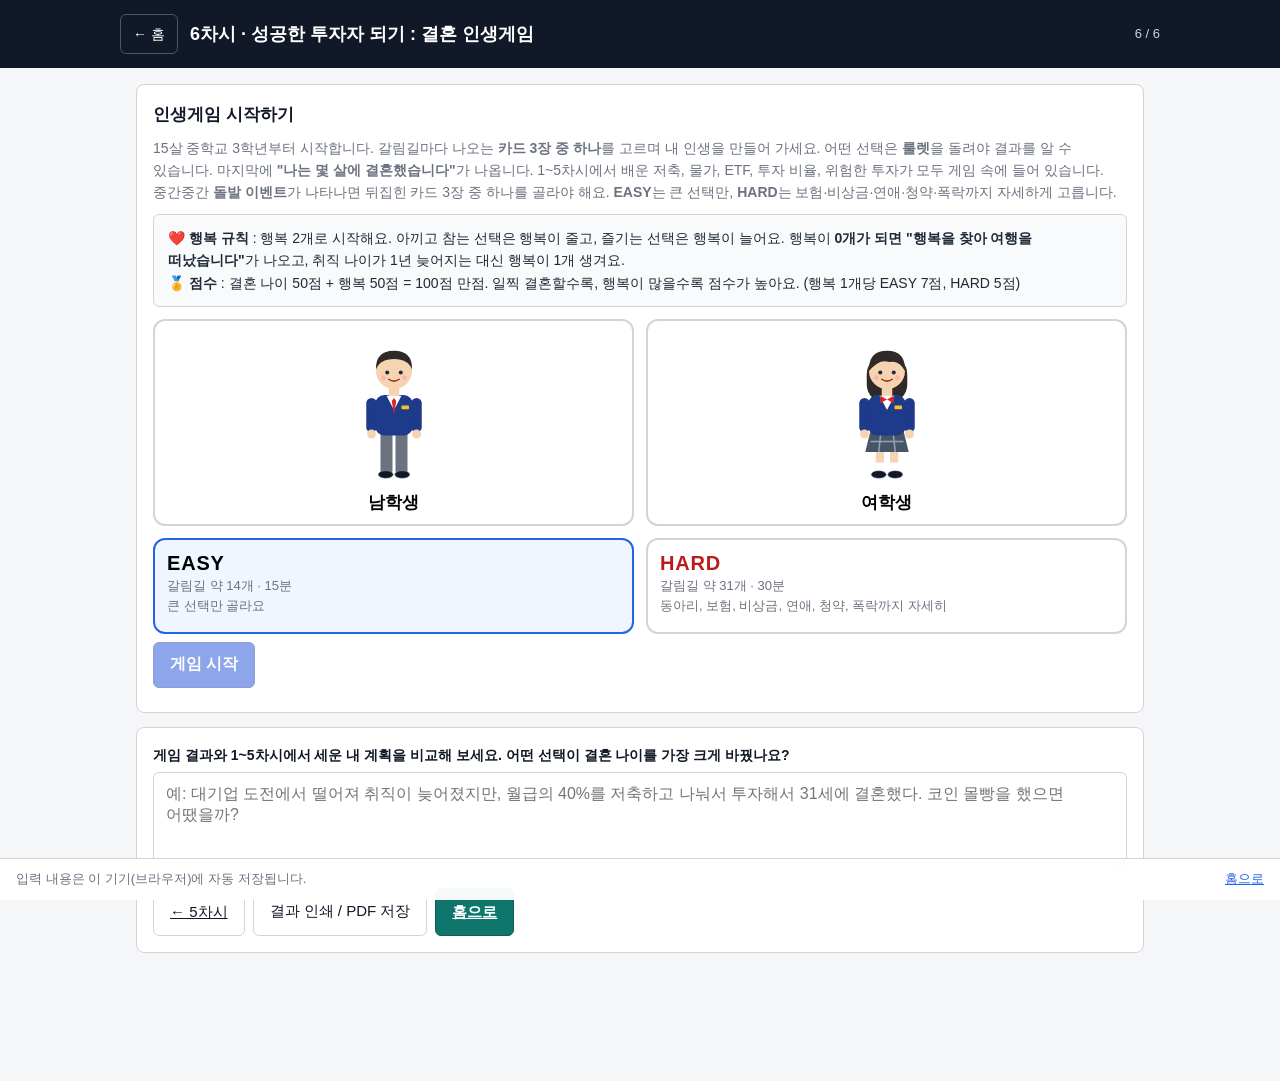
<file: lesson6.html>
<!DOCTYPE html>
<html lang="ko">
<head>
<meta charset="utf-8">
<meta name="viewport" content="width=device-width, initial-scale=1, viewport-fit=cover">
<title>6차시 · 성공한 투자자 되기 : 결혼 인생게임</title>
<link rel="stylesheet" href="css/style.css">
<style>
  body{word-break:keep-all}
  .g-start{display:grid;grid-template-columns:1fr 1fr;gap:12px;margin-top:12px}
  .pick{border:2px solid var(--line);border-radius:12px;background:#fff;padding:14px 10px 10px;text-align:center;font-size:17px;font-weight:700;min-height:200px}
  .pick[aria-pressed="true"]{border-color:var(--primary);background:#eff6ff}
  .g-mode{display:grid;grid-template-columns:1fr 1fr;gap:12px;margin-top:12px}
  .mode{border:2px solid var(--line);border-radius:12px;background:#fff;padding:12px;text-align:left;display:flex;flex-direction:column;gap:2px;min-height:96px}
  .mode b{font-size:20px;letter-spacing:.04em}
  .mode span{font-size:13px;color:var(--muted)}
  .mode[data-m="hard"] b{color:#b91c1c}
  .mode[aria-pressed="true"]{border-color:var(--primary);background:#eff6ff}
  .pick svg{display:block;margin:0 auto 6px}
  /* 인생 길 */
  .road{display:flex;gap:0;overflow-x:auto;padding:6px 2px 4px;scrollbar-width:thin}
  .road .st{flex:0 0 auto;display:flex;flex-direction:column;align-items:center;min-width:64px;position:relative}
  .road .st:before{content:"";position:absolute;top:13px;left:-50%;width:100%;height:4px;background:#d1d5db;z-index:0}
  .road .st:first-child:before{display:none}
  .road .st.done:before,.road .st.now:before{background:#60a5fa}
  .road .c{width:30px;height:30px;border-radius:50%;background:#fff;border:3px solid #d1d5db;z-index:1;display:flex;align-items:center;justify-content:center;font-size:12px;font-weight:700;color:#6b7280}
  .road .done .c{border-color:#60a5fa;background:#dbeafe;color:#1d4ed8}
  .road .now .c{border-color:#1d4ed8;background:#1d4ed8;color:#fff}
  .road .lb{font-size:11px;color:var(--muted);margin-top:4px;white-space:nowrap}
  .road .now .lb{color:#1d4ed8;font-weight:700}
  /* 상태 */
  .stat{display:grid;grid-template-columns:repeat(6,1fr);gap:8px}
  @media(max-width:860px){.stat{grid-template-columns:repeat(3,1fr)}}
  .stat>div{border:1px solid var(--line);border-radius:8px;background:#fff;padding:8px 10px}
  .stat .l{font-size:12px;color:var(--muted)}
  .stat .v{font-size:18px;font-weight:700;font-variant-numeric:tabular-nums}
  .stat .v.flash{animation:fl 1s ease}
  @keyframes fl{0%{background:#fef08a}100%{background:transparent}}
  /* 사건 */
  .ev{background:#fff;border:1px solid var(--line);border-radius:12px;padding:16px;margin-top:12px}
  .ev .age{display:inline-block;background:#111827;color:#fff;border-radius:999px;padding:3px 12px;font-size:14px;font-weight:700}
  .ev h3{font-size:21px;margin:10px 0 4px}
  .ev .desc{color:#374151;font-size:15px;margin:0 0 12px}
  .cards{display:grid;grid-template-columns:repeat(3,1fr);gap:12px}
  @media(max-width:700px){.cards{grid-template-columns:1fr}}
  .lc{position:relative;text-align:left;border:2px solid var(--line);border-radius:12px;background:#fff;padding:14px;min-height:180px;display:flex;flex-direction:column;gap:6px;transition:transform .15s,border-color .15s}
  .lc:not(:disabled):active{transform:scale(.98)}
  .lc .ic{font-size:34px;line-height:1}
  .lc .tt{font-size:17px;font-weight:700;color:var(--fg)}
  .lc .dd{font-size:14px;color:#4b5563}
  .lc .tg{display:flex;flex-wrap:wrap;gap:4px;margin-top:auto}
  .lc .tg span{font-size:12px;border-radius:4px;padding:1px 6px;background:#f3f4f6;color:#374151}
  .lc.sel{border-color:var(--primary);box-shadow:0 0 0 3px #bfdbfe}
  .lc:disabled{cursor:default}
  .lc.dim{opacity:.45}
  .lc.back{background:repeating-linear-gradient(45deg,#1e3a8a,#1e3a8a 10px,#1d4ed8 10px,#1d4ed8 20px);border-color:#1e3a8a;align-items:center;justify-content:center;color:#fff}
  .lc.back .ic{font-size:44px}
  .lc.back .tt{color:#fff}
  .res{margin-top:12px}
  /* 룰렛 */
  .wheelwrap{display:flex;gap:16px;align-items:center;flex-wrap:wrap;margin-top:12px;border:1px dashed #93c5fd;border-radius:10px;padding:12px;background:#f8fbff}
  .wheel{position:relative;width:180px;height:180px}
  .wheel svg.w{transition:transform 2.4s cubic-bezier(.17,.67,.2,1)}
  .wheel .pin{position:absolute;left:50%;top:-6px;transform:translateX(-50%);width:0;height:0;border-left:11px solid transparent;border-right:11px solid transparent;border-top:20px solid #111827;z-index:2}
  @media (prefers-reduced-motion:reduce){.wheel svg.w{transition:none}.stat .v.flash{animation:none}}
  /* 아바타 */
  .life{background:#fff;border:1px solid var(--line);border-radius:12px;padding:12px 14px;margin-top:14px}
  .life h4{margin:0 0 6px;font-size:15px}
  .album{display:flex;align-items:flex-end;gap:14px;overflow-x:auto;padding-bottom:4px}
  .album figure{margin:0;text-align:center;flex:0 0 auto}
  .album figcaption{font-size:12px;color:var(--muted)}
  .album figure.cur figcaption{color:#1d4ed8;font-weight:700;font-size:13px}
  .album button.av{border:2px solid transparent;border-radius:10px;background:#f8fafc;padding:4px 6px 2px;cursor:zoom-in}
  .album button.av:hover,.album button.av:focus-visible{border-color:#93c5fd}
  .zoom-bg{position:fixed;inset:0;background:rgba(17,24,39,.6);display:flex;align-items:center;justify-content:center;z-index:60;
    padding:16px;padding-top:max(16px,env(safe-area-inset-top));padding-bottom:max(16px,env(safe-area-inset-bottom))}
  .zoom-bg[hidden]{display:none}
  .zoom{background:#fff;border-radius:14px;max-width:420px;width:100%;max-height:100%;overflow-y:auto;text-align:center;padding:18px 16px 14px}
  .zoom svg{width:auto;height:min(52vh,380px)}
  .zoom h3{margin:8px 0 4px;font-size:20px}
  .zoom p{margin:0 0 12px;color:#4b5563;font-size:15px}
  .zoom .nav{display:flex;justify-content:space-between;gap:8px}
  /* 결말 */
  .end{text-align:center;padding:22px 14px;background:linear-gradient(#fff,#fff7ed);border:1px solid #fed7aa;border-radius:12px;position:relative;overflow:hidden}
  .end .big{font-size:34px;font-weight:800;margin:6px 0}
  .confetti i{position:absolute;top:-12px;width:8px;height:14px;opacity:.9;animation:fall 2.6s ease-in forwards}
  @keyframes fall{to{transform:translateY(520px) rotate(540deg);opacity:0}}
  @media (prefers-reduced-motion:reduce){.confetti{display:none}}
</style>
</head>
<body>
<header class="top"><div class="inner">
  <a class="home" href="index.html">← 홈</a><h1>6차시 · 성공한 투자자 되기 : 결혼 인생게임</h1><span class="step">6 / 6</span>
</div></header>
<div class="wrap">

<div class="card" id="intro">
  <h3 style="margin-top:0">인생게임 시작하기</h3>
  <p class="lead" style="margin-bottom:0">15살 중학교 3학년부터 시작합니다. 갈림길마다 나오는 <b>카드 3장 중 하나</b>를 고르며 내 인생을 만들어 가세요.
  어떤 선택은 <b>룰렛</b>을 돌려야 결과를 알 수 있습니다. 마지막에 <b>"나는 몇 살에 결혼했습니다"</b>가 나옵니다.
  1~5차시에서 배운 저축, 물가, ETF, 투자 비율, 위험한 투자가 모두 게임 속에 들어 있습니다.
  중간중간 <b>돌발 이벤트</b>가 나타나면 뒤집힌 카드 3장 중 하나를 골라야 해요. <b>EASY</b>는 큰 선택만, <b>HARD</b>는 보험·비상금·연애·청약·폭락까지 자세하게 고릅니다.</p>
  <div class="box plain" style="margin-top:10px;font-size:14px"><b>❤️ 행복 규칙</b> : 행복 2개로 시작해요. 아끼고 참는 선택은 행복이 줄고, 즐기는 선택은 행복이 늘어요.
  행복이 <b>0개가 되면 "행복을 찾아 여행을 떠났습니다"</b>가 나오고, 취직 나이가 1년 늦어지는 대신 행복이 1개 생겨요.<br>
  <b>🏅 점수</b> : 결혼 나이 50점 + 행복 50점 = 100점 만점. 일찍 결혼할수록, 행복이 많을수록 점수가 높아요. (행복 1개당 EASY 7점, HARD 5점)</div>
  <div class="g-start" role="group" aria-label="성별 선택">
    <button type="button" class="pick" data-g="m" aria-pressed="false"></button>
    <button type="button" class="pick" data-g="f" aria-pressed="false"></button>
  </div>
  <div class="g-mode" role="group" aria-label="난이도 선택">
    <button type="button" class="mode" data-m="easy" aria-pressed="true"><b>EASY</b><span>갈림길 약 14개 · 15분</span><span>큰 선택만 골라요</span></button>
    <button type="button" class="mode" data-m="hard" aria-pressed="false"><b>HARD</b><span>갈림길 약 31개 · 30분</span><span>동아리, 보험, 비상금, 연애, 청약, 폭락까지 자세히</span></button>
  </div>
  <div class="btnrow"><button type="button" class="btn strong" id="startBtn" disabled>게임 시작</button></div>
  <div id="lastBox" class="help" style="margin-top:8px"></div>
</div>

<div id="game" hidden>
  <div class="card" style="padding:10px 12px">
    <div class="road" id="road" aria-label="인생 길"></div>
  </div>
  <div class="stat" id="stat">
    <div><div class="l">나이</div><div class="v" id="sAge">15세</div></div>
    <div><div class="l">모은 돈</div><div class="v" id="sPre">0원</div></div>
    <div><div class="l">월급 (세후)</div><div class="v" id="sPay">-</div></div>
    <div><div class="l">매달 저축</div><div class="v" id="sSave">-</div></div>
    <div><div class="l">투자 수익률</div><div class="v" id="sRate">-</div></div>
    <div><div class="l">행복</div><div class="v" id="sHappy">❤️❤️❤️</div></div>
  </div>
  <div class="ev" id="ev" aria-live="polite"></div>
</div>

<div class="life" id="lifeBox" hidden>
  <h4>나의 인생 앨범 <span class="help" style="font-weight:400">· 아바타를 누르면 크게 볼 수 있어요 🔍</span></h4>
  <div class="album" id="album"></div>
</div>

<div class="zoom-bg" id="zoomBg" hidden>
  <div class="zoom" role="dialog" aria-modal="true" aria-labelledby="zoomTitle">
    <div id="zoomImg"></div>
    <h3 id="zoomTitle"></h3>
    <p id="zoomDesc"></p>
    <div class="nav">
      <button type="button" class="btn ghost sm" id="zoomPrev">← 이전</button>
      <button type="button" class="btn strong sm" id="zoomClose">닫기</button>
      <button type="button" class="btn ghost sm" id="zoomNext">다음 →</button>
    </div>
  </div>
</div>

<div class="card" id="memoCard" style="margin-top:14px">
  <label class="f"><span class="t">게임 결과와 1~5차시에서 세운 내 계획을 비교해 보세요. 어떤 선택이 결혼 나이를 가장 크게 바꿨나요?</span>
    <textarea data-store="l6_memo" placeholder="예: 대기업 도전에서 떨어져 취직이 늦어졌지만, 월급의 40%를 저축하고 나눠서 투자해서 31세에 결혼했다. 코인 몰빵을 했으면 어땠을까?"></textarea></label>
  <div class="btnrow">
    <a class="btn ghost" href="lesson5.html">← 5차시</a>
    <button type="button" class="btn ghost" onclick="window.print()">결과 인쇄 / PDF 저장</button>
    <a class="btn teal" href="index.html">홈으로</a>
  </div>
</div>

</div>
<div class="sticky"><span>입력 내용은 이 기기(브라우저)에 자동 저장됩니다.</span><span id="savedFlag" class="saved"></span>
<a href="index.html" style="margin-left:auto">홈으로</a></div>

<script src="js/store.js"></script>
<script src="js/calc.js"></script>
<script>
(function(){
  var $=function(id){return document.getElementById(id);};
  var won=CALC.won, n1=CALC.n1;
  var REDUCED=window.matchMedia&&window.matchMedia('(prefers-reduced-motion: reduce)').matches;

  /* ================= 아바타 (SVG로 직접 그림) ================= */
  var SKIN='#f6d3b3', HAIR='#2f2a27';
  var STAGE_NAME={school:'중·고등학생',college:'대학생',army:'군인',work:'직장인',wedding:'결혼식'};
  function avatar(g,stage,h){
    h=h||170; var w=Math.round(h*0.6), f=(g==='f'), s='';
    var C={school:{top:'#1e3a8a',bot:'#6b7280',shoe:'#111827'},college:{top:f?'#7c3aed':'#0f766e',bot:'#3b5b8c',shoe:'#f9fafb'},
           army:{top:'#4d5d32',bot:'#4d5d32',shoe:'#1f2937'},work:{top:'#1f2937',bot:'#1f2937',shoe:'#111827'},wedding:{top:f?'#ffffff':'#111827',bot:f?'#ffffff':'#111827',shoe:'#111827'}}[stage];
    var skirt=f&&(stage==='school'||stage==='work');
    /* 뒷머리 (여) */
    if(f&&stage!=='wedding') s+='<rect x="33" y="26" width="54" height="'+(stage==='army'?44:62)+'" rx="24" fill="'+HAIR+'"/>';
    if(f&&stage==='wedding') s+='<path d="M36 30 Q60 10 84 30 L100 176 Q60 190 20 176Z" fill="#ffffff" opacity=".6" stroke="#e5e7eb"/>';
    /* 다리 */
    if(stage==='wedding'&&f){
      s+='<path d="M41 112 L79 112 Q98 150 104 192 L16 192 Q22 150 41 112Z" fill="#fff" stroke="#d1d5db"/>'
        +'<path d="M30 160 Q60 170 90 160" fill="none" stroke="#e5e7eb"/><path d="M24 178 Q60 188 96 178" fill="none" stroke="#e5e7eb"/>';
    } else if(skirt){
      s+='<rect x="45" y="146" width="11" height="36" fill="'+SKIN+'"/><rect x="64" y="146" width="11" height="36" fill="'+SKIN+'"/>';
      if(stage==='school') s+='<rect x="45" y="168" width="11" height="14" fill="#fff"/><rect x="64" y="168" width="11" height="14" fill="#fff"/>';
      s+='<path d="M38 126 L82 126 L89 154 L31 154Z" fill="'+(stage==='school'?'#475569':C.bot)+'"/>';
      if(stage==='school') s+='<path d="M38 140 L82 140" stroke="#94a3b8" stroke-width="2"/><path d="M52 126 L49 154 M68 126 L71 154" stroke="#94a3b8" stroke-width="2"/>';
    } else {
      s+='<rect x="42" y="128" width="16" height="54" rx="3" fill="'+C.bot+'"/><rect x="62" y="128" width="16" height="54" rx="3" fill="'+C.bot+'"/>';
      if(stage==='army') s+='<circle cx="48" cy="150" r="3" fill="#3a4725"/><circle cx="71" cy="140" r="3" fill="#6b7a48"/><circle cx="68" cy="165" r="3" fill="#3a4725"/>';
    }
    if(!(stage==='wedding'&&f)) s+='<ellipse cx="49" cy="184" rx="10" ry="5" fill="'+C.shoe+'" stroke="#9ca3af" stroke-width=".6"/><ellipse cx="71" cy="184" rx="10" ry="5" fill="'+C.shoe+'" stroke="#9ca3af" stroke-width=".6"/>';
    /* 팔 · 손 */
    var arm=(stage==='wedding'&&f)?SKIN:C.top;
    s+='<rect x="23" y="82" width="14" height="46" rx="7" fill="'+arm+'"'+(arm==='#ffffff'?' stroke="#d1d5db"':'')+'/><rect x="83" y="82" width="14" height="46" rx="7" fill="'+arm+'"'+(arm==='#ffffff'?' stroke="#d1d5db"':'')+'/>';
    s+='<circle cx="30" cy="130" r="6" fill="'+SKIN+'"/><circle cx="90" cy="130" r="6" fill="'+SKIN+'"/>';
    /* 몸통 */
    if(stage==='wedding'&&f){
      s+='<path d="M42 80 Q60 74 78 80 L80 116 L40 116Z" fill="#fff" stroke="#d1d5db"/><path d="M42 98 Q60 104 78 98" fill="none" stroke="#e5e7eb"/>';
    } else {
      s+='<rect x="35" y="78" width="50" height="54" rx="12" fill="'+C.top+'"/>';
    }
    s+='<rect x="53" y="66" width="14" height="14" fill="'+SKIN+'"/>';
    if(stage==='school'){
      s+='<path d="M50 79 L60 98 L70 79Z" fill="#fff"/>';
      s+=f?'<path d="M60 84 L51 79 L51 89Z M60 84 L69 79 L69 89Z" fill="#dc2626"/>':'<path d="M60 82 L57 86 L60 104 L63 86Z" fill="#dc2626"/>';
      s+='<rect x="70" y="92" width="10" height="5" rx="1" fill="#fbbf24"/>';
    } else if(stage==='college'){
      s+='<path d="M46 78 Q60 92 74 78" fill="none" stroke="rgba(0,0,0,.25)" stroke-width="5"/><rect x="47" y="108" width="26" height="12" rx="3" fill="rgba(0,0,0,.15)"/>'
        +'<path d="M40 80 L44 128 M80 80 L76 128" stroke="#374151" stroke-width="4"/>';
    } else if(stage==='army'){
      s+='<circle cx="45" cy="95" r="4" fill="#3a4725"/><circle cx="73" cy="110" r="5" fill="#6b7a48"/><circle cx="52" cy="118" r="4" fill="#3a4725"/>'
        +'<rect x="40" y="88" width="13" height="10" rx="2" fill="none" stroke="#2f3a1e"/><rect x="67" y="88" width="13" height="10" rx="2" fill="none" stroke="#2f3a1e"/>';
    } else if(stage==='work'){
      s+='<path d="M50 79 L60 100 L70 79Z" fill="#fff"/>';
      if(!f) s+='<path d="M60 82 L57 86 L60 106 L63 86Z" fill="#2563eb"/>';
      s+='<path d="M44 80 L56 106 M76 80 L64 106" stroke="#4b5563" stroke-width="2"/><rect x="66" y="108" width="12" height="15" rx="2" fill="#fff" stroke="#93c5fd"/><rect x="68" y="111" width="8" height="3" fill="#2563eb"/>';
    } else if(stage==='wedding'&&!f){
      s+='<path d="M50 79 L60 104 L70 79Z" fill="#fff"/><path d="M60 84 L52 80 L52 88Z M60 84 L68 80 L68 88Z" fill="#111827"/>'
        +'<path d="M44 80 L57 110 M76 80 L63 110" stroke="#374151" stroke-width="2"/><circle cx="76" cy="92" r="4" fill="#f43f5e"/><circle cx="76" cy="92" r="1.6" fill="#fde68a"/>';
    }
    if(stage==='wedding'&&f) s+='<circle cx="54" cy="116" r="6" fill="#f9a8d4"/><circle cx="64" cy="114" r="6" fill="#fda4af"/><circle cx="59" cy="122" r="6" fill="#fbcfe8"/><circle cx="66" cy="122" r="5" fill="#f9a8d4"/><path d="M60 126 L58 140 M62 126 L63 140" stroke="#16a34a" stroke-width="2"/>';
    /* 머리 */
    s+='<circle cx="60" cy="46" r="24" fill="'+SKIN+'"/>';
    s+='<circle cx="51" cy="48" r="2.7" fill="#1f2937"/><circle cx="69" cy="48" r="2.7" fill="#1f2937"/>'
      +'<path d="M53 57 Q60 62 67 57" fill="none" stroke="#9a3412" stroke-width="2" stroke-linecap="round"/>'
      +'<circle cx="46" cy="55" r="3.2" fill="#fca5a5" opacity=".6"/><circle cx="74" cy="55" r="3.2" fill="#fca5a5" opacity=".6"/>';
    if(stage==='army'){
      s+='<path d="M35 40 Q35 17 60 17 Q85 17 85 40Z" fill="#4d5d32"/><rect x="33" y="37" width="54" height="5" rx="2" fill="#3a4725"/>';
    } else if(f){
      s+='<path d="M36 46 Q35 19 60 19 Q85 19 84 46 Q76 31 63 34 Q50 29 36 46Z" fill="'+HAIR+'"/>';
      if(stage==='wedding') s+='<circle cx="60" cy="19" r="9" fill="'+HAIR+'"/><path d="M48 22 Q60 14 72 22" stroke="#fde68a" stroke-width="3" fill="none"/>';
    } else {
      s+='<path d="M36 44 Q35 19 60 19 Q85 19 84 44 Q79 30 60 30 Q41 30 36 44Z" fill="'+HAIR+'"/>';
    }
    return '<svg viewBox="0 0 120 196" width="'+w+'" height="'+h+'" role="img" aria-label="'+(f?'여학생':'남학생')+' 아바타 · '+STAGE_NAME[stage]+'">'+s+'</svg>';
  }

  /* ================= 게임 상태 ================= */
  var S;
  function fresh(g,mode){
    return {g:g,mode:mode||'easy',insured:false,efund:false,credit:false,cy:0,houseMul:1,costAdd:0,usedFate:[],age:15,track:null,edu:null,pre:0,payMul:1,pay:null,jobAge:null,grad:null,saveRate:null,adj:0,rate:null,
            cost:null,costMul:1,parent:0,happy:2,travels:0,lastTravel:-9,stage:'school',album:['school'],albumAge:[15],log:[]};
  }
  function addPre(v){ S.pre=Math.round(S.pre+v); }
  function monthly(){ return (S.pay===null||S.saveRate===null)?null:Math.max(0,Math.round(S.pay*S.saveRate/100+S.adj)); }
  function setStage(st){ if(S.stage!==st){ S.stage=st; if(S.album[S.album.length-1]!==st){ S.album.push(st); S.albumAge.push(S.age); } } }
  function basePay(){ var b={univ:300,college:265,work:235}[S.edu]||250; if(S.track==='voc'&&S.edu==='work') b+=25; return b*S.payMul; }
  function gradAge(){
    if(S.edu==='work') return S.g==='m'?21.5:19;
    return ({univ:24,college:21}[S.edu])+(S.g==='m'?1.5:0);
  }
  /* 5차시 3단계 결과(과거 수익률). 게임에서는 3차시의 '현실적 한계' 10%를 넘지 않게 씀 */
  function pfRateRaw(){ return STORE.num('l5_pf_rate'); }
  function pfRate(){ var v=pfRateRaw(); return (v===null)?null:Math.min(v,10); }
  function money(v){ return v<0?'−'+won(-v):won(v); }

  /* ================= 사건(갈림길) ================= */
  /* ================= 돌발 이벤트 : 아래에서 3장을 뽑아 뒤집어 보여 줌 (job:true = 취직한 뒤에만) ================= */
  function cost(v){ return S.credit?Math.round(v*1.2):v; }          /* 신용카드 할부를 고르면 나쁜 일의 비용 +20% */
  function costNote(){ return S.credit?' (카드 할부 이자 포함)':''; }
  var FATE=[
    {ic:'💰',t:'성과급',job:true,d:'회사 실적이 좋아 성과급을 받았어요.',go:function(){ addPre(500); return '모은 돈 +500만원'; }},
    {ic:'📈',t:'승진',job:true,d:'일을 잘해서 승진했어요.',go:function(){ S.pay=Math.round(S.pay*1.1); return '월급 +10%'; }},
    {ic:'🔀',t:'이직 성공',job:true,d:'더 좋은 조건의 회사로 옮겼어요.',go:function(){ S.pay=Math.round(S.pay*1.15); S.happy+=1; return '월급 +15%, 행복 +1'; }},
    {ic:'🏢',t:'회사 사정 악화',job:true,d:'회사가 어려워져 월급이 깎였어요.',go:function(){ S.pay=Math.round(S.pay*0.92); S.happy-=1; return '월급 −8%, 행복 −1'; }},
    {ic:'📜',t:'자격증 수당',job:true,d:'따 둔 자격증 덕분에 수당이 생겼어요.',go:function(){ S.pay=Math.round(S.pay*1.05); return '월급 +5%'; }},
    {ic:'🏠',t:'월세 인상',job:true,d:'집주인이 월세를 올렸어요.',go:function(){ S.adj-=10; return '매달 저축 −10만원'; }},
    {ic:'📉',t:'경기 침체',job:true,d:'주가가 떨어져 투자한 돈이 줄었어요.',go:function(){
      var inv=S.rate>3, r=inv?(S.efund?0.07:0.15):0.02, l=Math.round(Math.max(0,S.pre)*r); addPre(-l); if(inv&&!S.efund) S.happy-=1;
      return '모은 돈 −'+won(l)+(inv?(S.efund?' (비상금 덕분에 싸게 팔지 않아 손실이 절반)':' (급하게 팔아야 해서 손실이 큼), 행복 −1'):' (예적금 위주라 손실이 작음)'); }},
    {ic:'💒',t:'친구 결혼식',d:'친한 친구들이 줄줄이 결혼해요. 축의금!',go:function(){ var c=cost(100); addPre(-c); S.happy+=1; return '모은 돈 −'+won(c)+costNote()+', 행복 +1'; }},
    {ic:'📱',t:'스마트폰 고장',d:'떨어뜨려서 화면이 깨졌어요.',go:function(){ var c=cost(150); addPre(-c); return '모은 돈 −'+won(c)+costNote(); }},
    {ic:'🏥',t:'병원비',d:'다쳐서 한동안 치료를 받았어요.',go:function(){ var c=S.insured?20:cost(200); addPre(-c); S.happy-=1; return '모은 돈 −'+won(c)+(S.insured?' (보험 덕분에 조금만 냄)':costNote())+', 행복 −1'; }},
    {ic:'👪',t:'가족 경조사',d:'가족 행사로 갑자기 돈이 필요해요.',go:function(){ var c=cost(150); addPre(-c); return '모은 돈 −'+won(c)+costNote(); }},
    {ic:'🎁',t:'이벤트 당첨',d:'응모한 이벤트에 당첨됐어요!',go:function(){ addPre(50); S.happy+=1; return '모은 돈 +50만원, 행복 +1'; }},
    {ic:'♻️',t:'중고거래 부수입',d:'안 쓰는 물건을 팔았어요.',go:function(){ addPre(100); S.happy+=1; return '모은 돈 +100만원, 행복 +1'; }},
    {ic:'🏆',t:'공모전 상금',d:'친구들과 낸 아이디어가 상을 받았어요.',go:function(){ addPre(200); S.happy+=1; return '모은 돈 +200만원, 행복 +1'; }}
  ];
  function fateCards(){
    var pool=FATE.filter(function(f){ return (!f.job||S.pay!==null)&&S.usedFate.indexOf(f.t)<0; });
    if(pool.length<3) pool=FATE.filter(function(f){ return !f.job||S.pay!==null; });
    var out=[]; for(var i=0;i<3;i++) out.push(pool.splice(Math.floor(Math.random()*pool.length),1)[0]);
    out.forEach(function(f){ S.usedFate.push(f.t); });
    return out;
  }
  function T(){ return true; }
  var EV=[
    {stop:'고등학교',when:function(){return true;},age:function(){return 15;},title:'중학교 3학년, 어떤 고등학교에 갈까?',desc:'첫 번째 갈림길입니다. 고등학교에 따라 졸업 후의 길이 달라져요.',cards:function(){ return [
      {ic:'📚',t:'일반고',d:'대학 진학을 준비해요. 공부할 게 많지만 선택지가 넓어져요.',tg:['대학 준비'],go:function(){ S.track='acad'; return '일반고에 입학했어요. 다양한 진로를 열어 둡니다.'; }},
      {ic:'🔧',t:'특성화고·마이스터고',d:'기술을 배워 졸업하면 바로 취업할 수 있어요.',tg:['빠른 취업','바로 취업 시 월급 ↑'],go:function(){ S.track='voc'; return '기술을 배우는 고등학교에 입학했어요. 바로 취업하면 월급을 더 받을 수 있어요.'; }},
      {ic:'🎨',t:'예술·체육고',d:'좋아하는 일에 마음껏 도전해요.',tg:['행복 +1'],go:function(){ S.track='art'; S.happy+=1; return '좋아하는 일을 하니 매일이 즐거워요! 행복 +1'; }}
    ];}},
    {stop:'동아리',hard:true,when:T,age:function(){return 15.5;},title:'고등학교 1학년, 어떤 동아리에 들어갈까?',desc:'동아리 활동은 진로와 친구 관계에 영향을 줘요.',cards:function(){ return [
      {ic:'🧭',t:'진로 탐색 동아리',d:'관심 직업을 미리 체험해요.',tg:['월급 +3%'],go:function(){ S.payMul*=1.03; return '하고 싶은 일이 더 분명해졌어요. 나중 월급 +3%'; }},
      {ic:'🎸',t:'밴드·운동 동아리',d:'친구들과 신나게 활동해요.',tg:['행복 +1'],go:function(){ S.happy+=1; return '좋은 친구들이 생겼어요! 행복 +1'; }},
      {ic:'📝',t:'동아리 대신 공부',d:'남는 시간에 공부를 더 해요.',tg:['월급 +5%','행복 −1'],go:function(){ S.payMul*=1.05; S.happy-=1; return '성적은 올랐지만 조금 외로웠어요. 월급 +5%, 행복 −1'; }}
    ];}},
    {stop:'용돈',when:function(){return true;},age:function(){return 16;},title:'고등학교 3년, 용돈은 어떻게 쓸까?',desc:'매달 용돈 20만원, 3년 동안 모두 720만원을 받아요.',cards:function(){ return [
      {ic:'🍔',t:'다 쓴다',d:'친구들과 맛있는 것 먹고 놀러 다녀요.',tg:['행복 +1','저축 0원'],go:function(){ S.happy+=1; return '추억은 많지만 남은 돈은 0원이에요. 행복 +1'; }},
      {ic:'🐷',t:'절반은 저축',d:'매달 10만원씩 통장에 모아요.',tg:['+360만원'],go:function(){ addPre(360); return '3년 동안 360만원을 모았어요.'; }},
      {ic:'🧺',t:'절반은 ETF에 투자',d:'부모님과 함께 매달 10만원씩 여러 회사를 담은 ETF를 사요.',tg:['+약 420만원','4차시'],go:function(){ addPre(420); return 'ETF 가격이 조금 올라 360만원이 약 420만원이 되었어요.'; }}
    ];}},
    {stop:'학원',hard:true,when:T,age:function(){return 17;},title:'고등학교 2학년, 학원을 다닐까?',desc:'학원비는 부모님이 내 주시지만, 내 시간과 마음이 달라져요.',cards:function(){ return [
      {ic:'🏫',t:'학원 여러 개',d:'밤늦게까지 공부해요.',tg:['월급 +5%','행복 −1'],go:function(){ S.payMul*=1.05; S.happy-=1; return '실력은 늘었지만 많이 지쳤어요. 월급 +5%, 행복 −1'; }},
      {ic:'💻',t:'인강으로 혼자',d:'필요한 과목만 골라 들어요.',tg:['월급 +2%'],go:function(){ S.payMul*=1.02; return '스스로 공부하는 힘이 생겼어요. 월급 +2%'; }},
      {ic:'🌿',t:'학원 없이 여유롭게',d:'좋아하는 것을 하며 지내요.',tg:['행복 +1'],go:function(){ S.happy+=1; return '여유로운 고등학교 생활! 행복 +1'; }}
    ];}},
    {stop:'스마트폰',hard:true,when:T,age:function(){return 18;},title:'고3, 스마트폰이 오래됐어요',desc:'친구들은 최신 폰을 샀어요. 나는?',cards:function(){ return [
      {ic:'📲',t:'최신 폰 할부',d:'2년 할부로 최신 폰을 사요.',tg:['−150만원','행복 +1'],go:function(){ addPre(-150); S.happy+=1; return '최신 폰! 할부금으로 −150만원, 행복 +1'; }},
      {ic:'📱',t:'쓰던 폰 계속',d:'아직 쓸 만해요.',tg:['돈 그대로'],go:function(){ return '쓰던 폰을 계속 써요. 돈이 그대로예요.'; }},
      {ic:'♻️',t:'중고폰 + 알뜰 요금제',d:'통신비를 확 줄여요.',tg:['+100만원'],go:function(){ addPre(100); return '3년 동안 통신비를 아껴 +100만원'; }}
    ];}},
    {stop:'진로',when:function(){return true;},age:function(){return 19;},title:'고등학교 졸업! 다음 길은?',desc:'어떤 길을 고르느냐에 따라 취직 나이와 월급이 달라져요.',cards:function(){ return [
      {ic:'🎓',t:'4년제 대학',d:'4년 동안 공부해요. 월급은 높은 편이지만 시간이 오래 걸리고 등록금이 들어요.',tg:['월급 ↑','취직 늦음','학자금 −800만원'],go:function(){ S.edu='univ'; addPre(-800); setStage('college'); return '대학생이 되었어요! 등록금 일부를 학자금 대출로 내서 −800만원.'; }},
      {ic:'🛠️',t:'전문대·자격증 (2년)',d:'2년 동안 실무 기술을 배우고 자격증을 따요.',tg:['월급 보통','−300만원'],go:function(){ S.edu='college'; addPre(-300); setStage('college'); return '전문대에 입학했어요. 등록금 −300만원.'; }},
      {ic:'🏭',t:'바로 취업',d:'졸업하자마자 일을 시작해요. 돈을 가장 일찍 모을 수 있어요.',tg:['취직 빠름',(S.track==='voc'?'특성화고 덕분에 월급 ↑':'월급 낮은 편')],go:function(){ S.edu='work'; return S.track==='voc'?'배운 기술 덕분에 좋은 회사에 들어갈 수 있을 것 같아요!':'바로 일을 시작하기로 했어요.'; }}
    ];}},
    {stop:'첫 알바',hard:true,when:T,age:function(){return 19;},title:'졸업 후 첫 아르바이트',desc:'시급 12,000원! 어떻게 일해 볼까요?',cards:function(){ return [
      {ic:'🏪',t:'편의점 주말 알바',d:'주말에만 일해요.',tg:['+200만원'],go:function(){ addPre(200); return '주말 알바로 +200만원'; }},
      {ic:'☕',t:'카페 매일 알바',d:'매일 일해서 많이 모아요.',tg:['+400만원','행복 −1'],go:function(){ addPre(400); S.happy-=1; return '+400만원을 모았지만 쉴 틈이 없었어요. 행복 −1'; }},
      {ic:'😴',t:'알바 대신 쉬기',d:'고생한 나에게 휴식을 줘요.',tg:['행복 +1'],go:function(){ S.happy+=1; return '푹 쉬며 충전했어요. 행복 +1'; }}
    ];}},
    {stop:'군대',when:function(){return S.g==='m';},age:function(){return 20;},title:'군대 18개월, 월급은 어떻게 할까?',desc:'군인도 월급을 받아요. 나라에서 저축하면 같은 금액을 더 얹어 주는 적금(장병내일준비적금)도 있어요.',cards:function(){ setStage('army'); return [
      {ic:'💪',t:'최대한 저축',d:'월급 대부분을 적금에 넣어요.',tg:['+2,000만원','행복 −1'],go:function(){ addPre(2000); S.happy-=1; return '전역할 때 2,000만원을 모았어요! 대신 아끼느라 조금 힘들었어요.'; }},
      {ic:'🙂',t:'절반 저축',d:'반은 모으고 반은 휴가 때 써요.',tg:['+1,000만원'],go:function(){ addPre(1000); return '전역할 때 1,000만원을 모았어요.'; }},
      {ic:'🎮',t:'대부분 쓴다',d:'휴가와 간식에 거의 다 써요.',tg:['+300만원','행복 +1'],go:function(){ addPre(300); S.happy+=1; return '300만원을 모았어요. 즐거운 휴가를 보냈어요.'; }}
    ];}},
    {stop:'자기계발',when:function(){return S.g==='f'&&S.edu!=='work';},age:function(){return 20;},title:'스무 살, 나에게 무엇을 투자할까?',desc:'방학과 시간을 어떻게 쓰느냐에 따라 나중이 달라져요.',cards:function(){ return [
      {ic:'✈️',t:'어학연수',d:'외국에서 6개월 동안 언어를 배워요.',tg:['−800만원','월급 +5%','행복 +1'],go:function(){ addPre(-800); S.payMul*=1.05; S.happy+=1; return '외국어 실력이 늘었어요. 월급 +5%, 하지만 −800만원.'; }},
      {ic:'🏢',t:'인턴·대외활동',d:'회사에서 일을 미리 경험해요.',tg:['월급 +5%','+200만원'],go:function(){ S.payMul*=1.05; addPre(200); return '경력이 생겼어요. 월급 +5%, 인턴 월급으로 +200만원.'; }},
      {ic:'☕',t:'아르바이트',d:'방학마다 쉬지 않고 일해요.',tg:['+600만원','행복 −1'],go:function(){ addPre(600); S.happy-=1; return '아르바이트로 600만원을 모았어요. 쉬지 못해서 조금 지쳤어요. 행복 −1'; }}
    ];}},
    {stop:'학교생활',when:function(){return S.edu==='univ'||S.edu==='college';},age:function(){return S.g==='m'?22:21;},title:'학교 다니는 동안 아르바이트는?',desc:'공부와 아르바이트, 어디에 시간을 더 쓸까요?',cards:function(){ setStage('college'); var y=(S.edu==='univ')?3:1.5; return [
      {ic:'📖',t:'공부에 집중',d:'장학금을 받고 실력을 쌓아요.',tg:['+400만원','월급 +5%'],go:function(){ addPre(400); S.payMul*=1.05; return '장학금 400만원을 받고 실력도 쌓았어요. 월급 +5%'; }},
      {ic:'🧋',t:'주말 아르바이트',d:'주말에만 일해요.',tg:['+'+won(300*y)],go:function(){ addPre(300*y); return '주말 아르바이트로 '+won(300*y)+'을 모았어요.'; }},
      {ic:'🌙',t:'아르바이트 많이',d:'매일 일해서 돈을 많이 모아요. 공부할 시간은 줄어요.',tg:['+'+won(700*y),'취직 0.5년 늦음','행복 −1'],go:function(){ addPre(700*y); S.grad=(S.grad||0)+0.5; S.happy-=1; return won(700*y)+'을 모았지만 취업 준비가 조금 늦어졌어요.'; }}
    ];}},
    {stop:'여행',hard:true,when:T,age:function(){return Math.max(19,gradAge()-1);},title:'20대, 여행을 떠날까?',desc:'여행은 추억이 되지만 돈이 들어요.',cards:function(){ return [
      {ic:'🌍',t:'해외 배낭여행',d:'한 달 동안 여러 나라를 돌아요.',tg:['−300만원','행복 +2'],go:function(){ addPre(-300); S.happy+=2; return '평생 남을 추억! −300만원, 행복 +2'; }},
      {ic:'🚆',t:'국내 기차 여행',d:'가까운 곳을 알뜰하게 돌아요.',tg:['−80만원','행복 +1'],go:function(){ addPre(-80); S.happy+=1; return '알찬 여행이었어요. −80만원, 행복 +1'; }},
      {ic:'🏦',t:'여행 대신 저축',d:'여행은 나중에 가요.',tg:['돈 그대로'],go:function(){ return '여행은 다음에! 돈이 그대로예요.'; }}
    ];}},
    {stop:'자격증',hard:true,when:T,age:function(){return Math.max(19,gradAge()-0.5);},title:'취업 준비, 자격증을 딸까?',desc:'자격증은 돈과 시간이 들지만 월급에 도움이 될 수 있어요.',cards:function(){ return [
      {ic:'📚',t:'어학·컴퓨터 자격증',d:'시험 준비에 몇 달을 써요.',tg:['−100만원','월급 +5%'],go:function(){ addPre(-100); S.payMul*=1.05; return '자격증 2개 합격! −100만원, 월급 +5%'; }},
      {ic:'🚗',t:'운전면허만',d:'꼭 필요한 것만 따요.',tg:['−80만원'],go:function(){ addPre(-80); return '운전면허를 땄어요. −80만원'; }},
      {ic:'🙅',t:'자격증 없이 도전',d:'지금 실력으로 승부해요.',tg:['돈 그대로'],go:function(){ return '자격증 없이 취업에 도전해요.'; }}
    ];}},
    {stop:'돌발 이벤트',hard:true,when:T,age:function(){return Math.max(19,gradAge()-0.3);},fate:true,title:'돌발 이벤트!',desc:'뒤집힌 카드 3장 중 하나를 고르세요. 무슨 일이 일어날지 아무도 몰라요.',cards:function(){ return fateCards(); }},
    {stop:'취업',when:function(){return true;},age:function(){ return gradAge()+(S.grad||0); },title:'드디어 취업 준비! 어떤 회사에 도전할까?',desc:'어떤 회사는 룰렛을 돌려야 합격 여부를 알 수 있어요.',cards:function(){ var g=gradAge()+(S.grad||0), b=basePay(); return [
      {ic:'🏙️',t:'대기업 도전',d:'월급이 많지만 합격하기 어려워요.',tg:['룰렛','합격하면 월급 ↑↑','합격 행복 +1 / 불합격 −1'],spin:[
        {w:40,label:'합격!',c:'#16a34a',go:function(){ S.pay=Math.round(b*1.35); S.jobAge=g+0.5; S.happy+=1; return '대기업에 합격했어요! 월 '+won(S.pay)+'을 받아요. 행복 +1'; }},
        {w:60,label:'불합격',c:'#dc2626',go:function(){ S.pay=Math.round(b*1.05); S.jobAge=g+1.5; S.happy-=1; return '1년 더 준비했지만 떨어져서 중견기업에 들어갔어요. 월 '+won(S.pay)+'. 행복 −1'; }}]},
      {ic:'🏛️',t:'공무원·공기업 시험',d:'안정적이고 오래 다닐 수 있어요.',tg:['룰렛','안정','1년 합격 행복 +1 / 2년 −1'],spin:[
        {w:50,label:'1년 만에 합격',c:'#2563eb',go:function(){ S.pay=Math.round(b*0.95); S.jobAge=g+1; S.happy+=1; return '1년 공부해서 합격했어요! 월 '+won(S.pay)+'. 행복 +1'; }},
        {w:50,label:'2년 만에 합격',c:'#d97706',go:function(){ S.pay=Math.round(b*0.95); S.jobAge=g+2; S.happy-=1; return '2년 공부한 끝에 합격했어요. 월 '+won(S.pay)+'. 오랜 수험 생활에 지쳤어요. 행복 −1'; }}]},
      {ic:'🚀',t:'중소기업 바로 입사',d:'바로 일을 시작해서 경력을 쌓아요.',tg:['취직 빠름','월급 조금 낮음'],go:function(){ S.pay=Math.round(b*0.92); S.jobAge=g+0.3; return '바로 입사했어요! 월 '+won(S.pay)+'. 일찍 시작한 만큼 돈을 더 오래 모을 수 있어요.'; }}
    ];},after:function(){ S.age=S.jobAge; setStage('work'); }},
    {stop:'첫 월급',when:function(){return true;},age:function(){return S.jobAge;},title:'첫 월급! 얼마를 저축할까?',desc:function(){ return '월급 '+won(S.pay)+' 중에서 매달 저축할 비율을 정해요. (1차시 참고 · 1인 가구 평균 저축률 8.2%)'; },cards:function(){ return [
      {ic:'🛍️',t:'20% 저축',d:'월 '+won(Math.round(S.pay*0.2))+' 저축. 사고 싶은 것도 사요.',tg:['행복 +1'],go:function(){ S.saveRate=20; S.happy+=1; return '매달 '+won(Math.round(S.pay*0.2))+'을 저축해요.'; }},
      {ic:'⚖️',t:'40% 저축',d:'월 '+won(Math.round(S.pay*0.4))+' 저축. 쓰는 것과 모으는 것의 균형.',tg:['균형'],go:function(){ S.saveRate=40; return '매달 '+won(Math.round(S.pay*0.4))+'을 저축해요.'; }},
      {ic:'🔒',t:'60% 저축',d:'월 '+won(Math.round(S.pay*0.6))+' 저축. 꼭 필요한 것만 사요.',tg:['행복 −1'],go:function(){ S.saveRate=60; S.happy-=1; return '매달 '+won(Math.round(S.pay*0.6))+'을 저축해요. 조금 빠듯해요.'; }}
    ];}},
    {stop:'첫 월급 기념',hard:true,when:T,age:function(){return S.jobAge;},title:'첫 월급 기념으로 무엇을 할까?',desc:'첫 월급은 한 번뿐! 어떻게 기념할까요?',cards:function(){ return [
      {ic:'💝',t:'부모님 선물',d:'키워 주신 부모님께 감사 선물을 드려요.',tg:['−50만원','행복 +1'],go:function(){ addPre(-50); S.happy+=1; return '부모님이 정말 기뻐하셨어요. −50만원, 행복 +1'; }},
      {ic:'🛍️',t:'나를 위한 선물',d:'갖고 싶던 것을 사요.',tg:['−150만원','행복 +1'],go:function(){ addPre(-150); S.happy+=1; return '수고한 나에게 선물! −150만원, 행복 +1'; }},
      {ic:'🐷',t:'바로 저축',d:'첫 월급부터 차곡차곡.',tg:['돈 그대로'],go:function(){ return '첫 월급부터 저축 습관을 들였어요.'; }}
    ];}},
    {stop:'사는 곳',when:function(){return true;},age:function(){return S.jobAge;},title:'어디에서 살까?',desc:'사는 곳에 따라 매달 나가는 돈이 달라져요.',cards:function(){ return [
      {ic:'🏠',t:'부모님 집',d:'생활비가 적게 들어요. 자유는 조금 줄어요.',tg:['저축 +20만원/월','행복 −1'],go:function(){ S.adj+=20; S.happy-=1; return '아낀 생활비로 매달 20만원을 더 저축해요.'; }},
      {ic:'🏢',t:'원룸 월세',d:'독립해서 혼자 살아요. 월세가 들어요.',tg:['저축 −35만원/월','행복 +1'],go:function(){ S.adj-=35; S.happy+=1; return '혼자 사는 자유! 하지만 월세로 매달 35만원이 나가요.'; }},
      {ic:'🎟️',t:'청년 임대주택 신청',d:'싸게 살 수 있지만 당첨되어야 해요.',tg:['룰렛'],spin:[
        {w:50,label:'당첨!',c:'#16a34a',go:function(){ S.adj-=10; S.happy+=1; return '당첨! 매달 10만원만 내고 독립했어요.'; }},
        {w:50,label:'떨어짐',c:'#dc2626',go:function(){ S.adj-=35; return '떨어져서 원룸 월세로 살아요. 매달 35만원.'; }}]}
    ];}},
    {stop:'보험',hard:true,when:T,age:function(){return S.jobAge+0.5;},title:'보험에 가입할까?',desc:'보험은 아플 때를 대비해 매달 조금씩 내는 돈이에요.',cards:function(){ return [
      {ic:'🩺',t:'실손보험 하나',d:'병원비를 돌려받을 수 있어요.',tg:['저축 −5만원/월','병원비 대비'],go:function(){ S.adj-=5; S.insured=true; return '아플 때 병원비 걱정을 덜었어요. 매달 −5만원'; }},
      {ic:'🙅',t:'보험 없이',d:'건강하니까 괜찮겠지?',tg:['돈 그대로','위험!'],go:function(){ S.insured=false; return '보험 없이 지내요. 아프면 병원비를 모두 내야 해요.'; }},
      {ic:'🛡️',t:'종합보험 여러 개',d:'이것저것 다 대비해요.',tg:['저축 −15만원/월','행복 +1'],go:function(){ S.adj-=15; S.insured=true; S.happy+=1; return '마음은 든든하지만 매달 −15만원이 나가요. 행복 +1'; }}
    ];}},
    {stop:'비상금',hard:true,when:T,age:function(){return S.jobAge+0.5;},title:'비상금을 따로 모아 둘까?',desc:'5차시에서 배운 것처럼, 현금도 하나의 선택이에요.',cards:function(){ return [
      {ic:'🧰',t:'월급 3개월치 비상금',d:'급한 일이 생겨도 투자금을 팔지 않아도 돼요.',tg:['폭락·경기 침체 대비'],go:function(){ S.efund=true; S.credit=false; return '비상금 통장을 만들었어요. 급할 때 든든해요.'; }},
      {ic:'📈',t:'비상금 없이 모두 투자',d:'돈이 놀지 않게 다 투자해요.',tg:['급할 때 손해 볼 수 있음'],go:function(){ S.efund=false; S.credit=false; return '모든 돈을 투자했어요. 급한 일이 생기면 싸게 팔아야 할 수도 있어요.'; }},
      {ic:'💳',t:'급하면 신용카드 할부',d:'비상금 대신 카드로 해결해요.',tg:['나쁜 일 비용 +20%'],go:function(){ S.efund=false; S.credit=true; return '급한 일이 생기면 할부 이자까지 내야 해요. (나쁜 일 비용 +20%)'; }}
    ];}},
    {stop:'투자',when:function(){return true;},age:function(){return S.jobAge+1;},title:'모은 돈을 어떻게 불릴까?',desc:function(){ return '지금까지 모은 돈 '+money(S.pre)+'과 앞으로 저축할 돈을 어디에 둘까요?'; },cards:function(){ var pr=pfRate(), amt=Math.max(S.pre,600); return [
      {ic:'🏦',t:'예금·적금만',d:'원금이 보장되고 안전해요.',tg:['연 3%','안전'],go:function(){ S.rate=3; return '모든 돈을 예금·적금에 넣었어요. 연 3%.'; }},
      {ic:'🧺',t:(pr!==null?'5차시 내 투자 비율로 나눠서':'여러 곳에 나눠서 투자'),d:(pr!==null?'5차시 3단계에서 정한 비율대로 투자해요.'+(pfRateRaw()>10?' (5차시 결과 연 '+n1(pfRateRaw())+'%는 너무 높아서 현실적 한계 10%로 계산)':''):'예적금과 국내·해외 ETF에 나눠 담아요.'),tg:['연 '+n1(pr!==null?pr:6)+'%','분산 투자'],go:function(){ S.rate=(pr!==null?pr:6); return '나눠서 투자했어요. 예상 수익률 연 '+n1(S.rate)+'%.'; }},
      {ic:'🎰',t:'코인·레버리지에 몰빵',d:'한 번에 크게 벌 수도, 크게 잃을 수도 있어요.',tg:['룰렛','위험!'],spin:[
        {w:20,label:'대박',c:'#16a34a',go:function(){ addPre(amt); S.rate=4; S.happy+=1; return '대박! '+won(amt)+'을 벌었어요. 무서워서 그 뒤로는 연 4% 상품에 넣었어요.'; }},
        {w:30,label:'본전',c:'#6b7280',go:function(){ S.rate=4; S.happy-=1; return '오르락내리락하다 본전이에요. 마음고생만 했어요. 그 뒤로는 연 4%.'; }},
        {w:50,label:'반토막',c:'#dc2626',go:function(){ addPre(-Math.round(amt/2)); S.rate=4; S.happy-=2; return '반토막! '+won(Math.round(amt/2))+'을 잃었어요. 그 뒤로는 연 4%.'; }}]}
    ];}},
    {stop:'자동차',when:function(){return true;},age:function(){return S.jobAge+1.5;},title:'자동차를 살까?',desc:'출퇴근도 편하고 여행도 갈 수 있지만 돈이 들어요.',cards:function(){ return [
      {ic:'🚘',t:'새 차 (할부)',d:'매달 할부금과 보험료를 내요.',tg:['저축 −40만원/월','행복 +1'],go:function(){ S.adj-=40; S.happy+=1; return '반짝이는 새 차! 매달 40만원이 나가요. 행복 +1'; }},
      {ic:'🚗',t:'중고차 (현금)',d:'모은 돈으로 한 번에 사요.',tg:['−1,000만원','행복 +1'],go:function(){ addPre(-1000); S.happy+=1; return '중고차를 샀어요. 모은 돈 −1,000만원.'; }},
      {ic:'🚌',t:'대중교통',d:'버스와 지하철을 타요.',tg:['돈 그대로'],go:function(){ return '차 없이 지내며 돈을 아꼈어요.'; }}
    ];}},
    {stop:'취미',hard:true,when:T,age:function(){return S.jobAge+2;},title:'어떤 취미를 가질까?',desc:'취미는 행복을 주지만 돈이 들기도 해요.',cards:function(){ return [
      {ic:'⛳',t:'비싼 취미',d:'골프, 명품 수집처럼 멋진 취미.',tg:['저축 −25만원/월','행복 +2'],go:function(){ S.adj-=25; S.happy+=2; return '즐겁지만 매달 25만원이 나가요. 행복 +2'; }},
      {ic:'🏃',t:'저렴한 취미',d:'운동, 독서, 산책.',tg:['저축 −10만원/월','행복 +1'],go:function(){ S.adj-=10; S.happy+=1; return '건강하고 알뜰한 취미! 매달 −10만원, 행복 +1'; }},
      {ic:'🛋️',t:'취미 없이 집콕',d:'돈은 안 들지만 심심해요.',tg:['행복 −1'],go:function(){ S.happy-=1; return '돈은 아꼈지만 조금 심심해요. 행복 −1'; }}
    ];}},
    {stop:'돌발 이벤트',when:T,age:function(){return S.jobAge+2;},fate:true,title:'돌발 이벤트!',desc:'뒤집힌 카드 3장 중 하나를 고르세요. 무슨 일이 일어날지 아무도 몰라요.',cards:function(){ return fateCards(); }},
    {stop:'자기계발',hard:true,when:T,age:function(){return S.jobAge+3;},title:'회사 3년 차, 더 성장하고 싶다면?',desc:'지금 투자하면 월급이 오를 수 있어요.',cards:function(){ return [
      {ic:'🎓',t:'대학원 진학',d:'퇴근 후 2년 동안 공부해요.',tg:['−1,500만원','월급 +15%','행복 −1'],go:function(){ addPre(-1500); S.pay=Math.round(S.pay*1.15); S.happy-=1; return '학위를 받았어요! −1,500만원, 월급 +15%, 행복 −1'; }},
      {ic:'🧑‍🏫',t:'회사 교육·자격증',d:'회사에서 지원해 주는 교육을 들어요.',tg:['월급 +5%'],go:function(){ S.pay=Math.round(S.pay*1.05); return '실력을 인정받았어요. 월급 +5%'; }},
      {ic:'😌',t:'지금 회사에 만족',d:'일과 생활의 균형을 지켜요.',tg:['행복 +1'],go:function(){ S.happy+=1; return '퇴근 후 여유로운 저녁! 행복 +1'; }}
    ];}},
    {stop:'연애',hard:true,when:T,age:function(){return S.jobAge+3;},title:'연애를 시작했어요! 데이트는 어떻게?',desc:'사랑하는 사람과 보내는 시간, 돈도 함께 들어요.',cards:function(){ return [
      {ic:'🍝',t:'매주 맛집·여행',d:'특별한 데이트를 자주 해요.',tg:['저축 −25만원/월','행복 +2'],go:function(){ S.adj-=25; S.happy+=2; return '행복한 연애! 매달 −25만원, 행복 +2'; }},
      {ic:'🎬',t:'가끔 영화·카페',d:'적당히 즐겨요.',tg:['저축 −15만원/월','행복 +1'],go:function(){ S.adj-=15; S.happy+=1; return '알콩달콩 연애! 매달 −15만원, 행복 +1'; }},
      {ic:'🌳',t:'집·공원 데이트',d:'돈 안 드는 데이트를 찾아요.',tg:['저축 −5만원/월'],go:function(){ S.adj-=5; return '함께라면 어디든 좋아요. 매달 −5만원'; }}
    ];}},
    {stop:'청약통장',hard:true,when:T,age:function(){return S.jobAge+3.5;},title:'주택청약통장에 가입할까?',desc:'매달 돈을 넣어 두면 새 아파트를 싸게 분양받는 청약에 신청할 수 있어요. 대신 그 돈은 이자가 낮아요.',cards:function(){ return [
      {ic:'🏗️',t:'매달 10만원씩 꾸준히',d:'당첨 확률을 높여요.',tg:['수익률 −0.2%p','청약 당첨 40%'],go:function(){ S.cy=2; S.rate=Math.max(0,(S.rate||0)-0.2); return '청약통장에 꾸준히 넣어요. 신혼집 청약 당첨 확률 40%'; }},
      {ic:'🪙',t:'매달 2만원만',d:'통장만 만들어 둬요.',tg:['청약 당첨 15%'],go:function(){ S.cy=1; return '최소 금액만 넣어요. 신혼집 청약 당첨 확률 15%'; }},
      {ic:'🙅',t:'가입 안 함',d:'그 돈도 투자해요.',tg:['청약 신청 불가'],go:function(){ S.cy=0; return '청약통장 없이 모두 투자해요.'; }}
    ];}},
    {stop:'폭락',hard:true,when:T,age:function(){return S.jobAge+4;},title:'주식시장이 30% 폭락했어요!',desc:function(){ return S.rate>3?'내가 투자한 돈도 크게 떨어졌어요. 어떻게 할까요?':'나는 예금·적금 위주라 영향이 작아요. 그래도 어떻게 할까요?'; },cards:function(){ var x=S.rate>3?1:0.1; return [
      {ic:'🧘',t:'그대로 들고 있기',d:'언젠가 회복할 거라 믿어요.',tg:['돈 그대로', S.efund?'비상금 덕분에 버팀':'행복 −1'],go:function(){ if(!S.efund&&x===1) S.happy-=1; return x===1?(S.efund?'비상금이 있어서 마음 편히 기다렸고, 시장이 회복했어요.':'불안했지만 버텼고, 시장이 회복했어요. 행복 −1'):'예적금이라 큰 변화가 없었어요.'; }},
      {ic:'😱',t:'무서워서 모두 팔기',d:'더 떨어지기 전에 팔아요.',tg:['손실 확정','이후 연 3%'],go:function(){ var l=Math.round(Math.max(0,S.pre)*0.15*x); addPre(-l); S.rate=3; return '떨어진 가격에 팔아서 −'+won(l)+'. 그 뒤로는 예적금(연 3%)만 해요.'; }},
      {ic:'🛒',t:'오히려 더 사기',d:'싸졌을 때가 기회!',tg:['룰렛'],spin:[
        {w:60,label:'회복!',c:'#16a34a',go:function(){ var g=Math.round(Math.max(0,S.pre)*0.12*x+100); addPre(g); S.happy+=1; return '시장이 회복해서 싸게 산 만큼 벌었어요! +'+won(g)+', 행복 +1'; }},
        {w:40,label:'더 하락',c:'#dc2626',go:function(){ var l=Math.round(Math.max(0,S.pre)*0.1*x+100); addPre(-l); S.happy-=1; return '더 떨어졌어요. −'+won(l)+', 행복 −1'; }}]}
    ];}},
    {stop:'돌발 이벤트',hard:true,when:T,age:function(){return S.jobAge+5;},fate:true,title:'돌발 이벤트!',desc:'뒤집힌 카드 3장 중 하나를 고르세요. 무슨 일이 일어날지 아무도 몰라요.',cards:function(){ return fateCards(); }},
    {stop:'지역',when:function(){return true;},age:function(){return null;},title:'결혼하면 어디에서 살까?',desc:'지역에 따라 결혼 비용(집 포함)이 크게 달라져요. 이 중 절반(50%)을 내가 준비해요.',cards:function(){ return [
      {ic:'🌆',t:'서울',d:'결혼 비용 약 4억원',tg:['4억'],go:function(){ S.cost=40000; return '서울에서 시작해요. 결혼 비용 4억원.'; }},
      {ic:'🏘️',t:'수도권 신도시',d:'결혼 비용 약 3억 5천만원',tg:['3.5억'],go:function(){ S.cost=35000; return '수도권 신도시에서 시작해요. 결혼 비용 3억 5천만원.'; }},
      {ic:'🌳',t:'지방',d:'결혼 비용 약 3억원',tg:['3억'],go:function(){ S.cost=30000; return '지방에서 시작해요. 결혼 비용 3억원.'; }}
    ];}},
    {stop:'신혼집',hard:true,when:T,age:function(){return null;},title:'신혼집은 어떻게 마련할까?',desc:'집을 어떻게 구하느냐에 따라 결혼 비용이 크게 달라져요.',cards:function(){ var c=[
      {ic:'🏡',t:'집을 사서 시작',d:'대출을 끼고 집을 사요.',tg:['비용 그대로','행복 +1'],go:function(){ S.houseMul=1; S.happy+=1; return '우리 집이 생겼어요! 행복 +1'; }},
      {ic:'🔑',t:'전세로 시작',d:'목돈을 맡기고 2년씩 살아요.',tg:['비용 −15%'],go:function(){ S.houseMul=0.85; return '전세로 시작해요. 결혼 비용 −15%'; }}];
      if(S.cy>0) c.push({ic:'🎫',t:'청약 도전',d:'새 아파트 분양에 신청해요.',tg:['룰렛','당첨되면 비용 −30%'],spin:[
        {w:S.cy===2?40:15,label:'당첨!',c:'#16a34a',go:function(){ S.houseMul=0.7; S.happy+=2; return '청약 당첨! 새 아파트를 싸게 분양받았어요. 결혼 비용 −30%, 행복 +2'; }},
        {w:S.cy===2?60:85,label:'탈락',c:'#dc2626',go:function(){ S.houseMul=0.85; return '아쉽게 떨어져서 전세로 시작해요. 결혼 비용 −15%'; }}]});
      else c.push({ic:'🏢',t:'월세로 시작',d:'목돈 없이 시작하지만 매달 월세를 내요.',tg:['비용 −25%','행복 −1'],go:function(){ S.houseMul=0.75; S.happy-=1; return '월세로 시작해요. 결혼 비용 −25%, 하지만 매달 월세가 나가고 내 집이 없어 불안해요. 행복 −1'; }});
      return c; }},
    {stop:'결혼식',when:function(){return true;},age:function(){return null;},title:'결혼식은 어떻게 할까?',desc:'결혼식, 신혼여행, 혼수에 쓰는 돈이 달라져요.',cards:function(){ return [
      {ic:'🌼',t:'스몰 웨딩',d:'가까운 사람들만 모여 소박하게.',tg:['비용 −10%'],go:function(){ S.costMul=0.9; return '소박하지만 따뜻한 결혼식을 준비해요. 비용 −10%'; }},
      {ic:'💐',t:'보통 결혼식',d:'예식장에서 평범하게.',tg:['비용 그대로'],go:function(){ S.costMul=1; return '평범한 결혼식을 준비해요.'; }},
      {ic:'🏰',t:'호텔 결혼식',d:'화려하게! 대신 비싸요.',tg:['비용 +15%','행복 +1'],go:function(){ S.costMul=1.15; S.happy+=1; return '화려한 호텔 결혼식을 준비해요. 비용 +15%'; }}
    ];}},
    {stop:'신혼여행',hard:true,when:T,age:function(){return null;},title:'신혼여행은 어디로 갈까?',desc:'평생 한 번뿐인 여행!',cards:function(){ return [
      {ic:'🗼',t:'유럽 2주',d:'꿈꾸던 곳으로 길게 떠나요.',tg:['비용 +1,000만원','행복 +2'],go:function(){ S.costAdd+=1000; S.happy+=2; return '최고의 신혼여행! 결혼 비용 +1,000만원, 행복 +2'; }},
      {ic:'🏝️',t:'동남아 휴양지',d:'따뜻한 바다에서 쉬어요.',tg:['비용 +400만원','행복 +1'],go:function(){ S.costAdd+=400; S.happy+=1; return '행복한 휴양! 결혼 비용 +400만원, 행복 +1'; }},
      {ic:'⛰️',t:'국내 여행',d:'가까운 곳에서 알뜰하게.',tg:['비용 +150만원'],go:function(){ S.costAdd+=150; return '알뜰한 국내 신혼여행. 결혼 비용 +150만원'; }}
    ];}},
    {stop:'부모님',when:function(){return true;},age:function(){return null;},title:'부모님께 도움을 받을까?',desc:'2차시에서 배운 것처럼 결혼할 때 부모님께 한 사람당 1억 5천만원까지 세금 없이 받을 수 있어요. 신랑·신부 모두 같은 금액을 받는다고 생각해요.',cards:function(){ return [
      {ic:'💪',t:'스스로 마련',d:'부모님 노후 자금은 지켜 드려요.',tg:['행복 +1'],go:function(){ S.parent=0; S.happy+=1; return '스스로 마련하기로 했어요. 뿌듯해요!'; }},
      {ic:'🤝',t:'조금 도움받기',d:'신랑·신부 각각 3,000만원',tg:['비용 −6,000만원'],go:function(){ S.parent=3000; return '양가에서 3,000만원씩 도와주셔서 결혼 비용이 6,000만원 줄었어요.'; }},
      {ic:'🎁',t:'많이 도움받기',d:'신랑·신부 각각 1억원',tg:['비용 −2억원','행복 −1'],go:function(){ S.parent=10000; S.happy-=1; return '양가에서 1억원씩 도와주셔서 결혼 비용이 2억원 줄었어요. 부모님 노후가 조금 걱정돼요.'; }}
    ];}}
  ];

  /* ================= 화면 그리기 ================= */
  var cur=-1, done=[], curCards=null;
  function on(e){ return (!e.hard||S.mode==='hard')&&e.when(); }
  function active(){ var a=[]; EV.forEach(function(e,i){ if(done.indexOf(i)>=0||i===cur||(i>cur&&on(e))) a.push(i); }); return a; }
  function drawRoad(){
    var a=active(), h='';
    a.forEach(function(i,k){ var cls=(i===cur)?'now':(done.indexOf(i)>=0?'done':'');
      h+='<div class="st '+cls+'"><div class="c">'+(k+1)+'</div><div class="lb">'+EV[i].stop+'</div></div>'; });
    h+='<div class="st'+(cur>=EV.length?' now':'')+'"><div class="c">💍</div><div class="lb">결혼!</div></div>';
    $('road').innerHTML=h;
    var nw=$('road').querySelector('.now'); if(nw) $('road').scrollLeft=nw.offsetLeft-$('road').clientWidth/2;
  }
  var prevStat={};
  function drawStat(){
    var m=monthly();
    var v={sAge:n1(S.age)+'세',sPre:money(S.pre),sPay:S.pay===null?'-':won(S.pay),sSave:m===null?'-':won(m),
           sRate:S.rate===null?'-':'연 '+n1(S.rate)+'%',sHappy:S.happy>0?new Array(Math.min(S.happy,10)+1).join('❤️'):'🤍 0'};
    Object.keys(v).forEach(function(k){ var el=$(k); if(prevStat[k]!==undefined&&prevStat[k]!==v[k]){ el.classList.remove('flash'); void el.offsetWidth; el.classList.add('flash'); } el.textContent=v[k]; prevStat[k]=v[k]; });
  }
  var STAGE_DESC={school:'교복을 입고 학교에 다니는 시절',college:'후드티를 입고 가방을 멘 대학생',army:'군복을 입고 나라를 지키는 중',
    work:'정장을 입고 출근하는 직장인. 사원증도 생겼어요!',wedding:{m:'턱시도와 나비넥타이, 가슴에는 꽃 장식',f:'하얀 웨딩드레스와 면사포, 손에는 부케'}};
  function drawAlbum(){
    var h='';
    S.album.forEach(function(st,i){ var last=(i===S.album.length-1);
      h+='<figure class="'+(last?'cur':'')+'"><button type="button" class="av" data-z="'+i+'" aria-label="'+STAGE_NAME[st]+' 아바타 크게 보기">'+avatar(S.g,st,last?170:96)+'</button><figcaption>'+STAGE_NAME[st]+'</figcaption></figure>'; });
    $('album').innerHTML=h;
  }
  var zi=0, zFrom=null;
  function zoomShow(i){
    zi=Math.max(0,Math.min(S.album.length-1,i));
    var st=S.album[zi], d=STAGE_DESC[st];
    $('zoomImg').innerHTML=avatar(S.g,st,380);
    $('zoomTitle').textContent=STAGE_NAME[st]+(S.albumAge[zi]!==undefined?' · '+n1(S.albumAge[zi])+'세':'');
    $('zoomDesc').textContent=(typeof d==='object')?d[S.g]:d;
    $('zoomPrev').disabled=(zi===0); $('zoomNext').disabled=(zi===S.album.length-1);
  }
  function zoomOpen(i){ zFrom=document.activeElement; zoomShow(i); $('zoomBg').hidden=false; $('zoomClose').focus(); }
  function zoomClose(){ $('zoomBg').hidden=true; if(zFrom&&document.body.contains(zFrom)) zFrom.focus(); }
  $('album').addEventListener('click',function(e){ var b=e.target.closest('button[data-z]'); if(b) zoomOpen(parseInt(b.getAttribute('data-z'),10)); });
  $('zoomClose').addEventListener('click',zoomClose);
  $('zoomPrev').addEventListener('click',function(){ zoomShow(zi-1); });
  $('zoomNext').addEventListener('click',function(){ zoomShow(zi+1); });
  $('zoomBg').addEventListener('click',function(e){ if(e.target===$('zoomBg')) zoomClose(); });
  document.addEventListener('keydown',function(e){ if($('zoomBg').hidden) return;
    if(e.key==='Escape') zoomClose(); else if(e.key==='ArrowLeft') zoomShow(zi-1); else if(e.key==='ArrowRight') zoomShow(zi+1); });
  /* 행복이 0 이하가 되면 : 여행을 떠나 1년 쉬고(취직 나이 +1년) 행복 +1 */
  function travel(){
    var pre=(S.jobAge===null);
    if(pre) S.grad=(S.grad||0)+1; else S.jobAge+=1;
    S.age+=1; S.happy+=1; S.travels+=1;
    var res=(pre?'취직 나이가 1년 늦어졌어요.':'회사를 1년 쉬어서 돈을 모으기 시작한 나이가 1년 늦어진 것으로 계산해요.')+' 행복 +1';
    S.log.push({age:n1(S.age-1)+'세',stop:'✈️ 여행',pick:'행복을 찾아 여행을 떠났습니다.',res:res});
    $('ev').innerHTML='<span class="age">'+n1(S.age-1)+'세</span><h3>✈️ 행복을 찾아 여행을 떠났습니다.</h3>'
      +'<p class="desc">행복(❤️)이 하나도 남지 않았어요. 돈만 모으느라 너무 지쳤거든요. 1년 동안 쉬면서 여행을 다녀왔어요.</p>'
      +'<div class="box">'+res+'</div>'
      +'<div class="btnrow"><button type="button" class="btn strong" id="nextBtn">다시 힘내서 출발! →</button></div>';
    $('nextBtn').addEventListener('click',next); $('nextBtn').focus({preventScroll:true});
    drawStat();
  }
  function next(){
    if(S.happy<=0&&S.lastTravel!==cur){ S.lastTravel=cur; travel(); return; }
    if(cur>=0&&done.indexOf(cur)<0) done.push(cur);
    var i=cur+1; while(i<EV.length&&!on(EV[i])) i++;
    cur=i;
    if(cur>=EV.length){ finish(); return; }
    var e=EV[cur], ag=e.age(); if(ag!==null&&ag!==undefined) S.age=ag;
    curCards=e.cards();
    var desc=(typeof e.desc==='function')?e.desc():e.desc;
    var h='<span class="age">'+(ag===null||ag===undefined?'결혼 준비':n1(ag)+'세')+'</span><h3>'+e.title+'</h3><p class="desc">'+desc+'</p><div class="cards">';
    curCards.forEach(function(c,k){
      if(e.fate) h+='<button type="button" class="lc back" data-k="'+k+'"><span class="ic">❓</span><span class="tt">카드 '+(k+1)+'</span></button>';
      else h+='<button type="button" class="lc" data-k="'+k+'"><span class="ic">'+c.ic+'</span><span class="tt">'+c.t+'</span><span class="dd">'+c.d+'</span><span class="tg">'+(c.tg||[]).map(function(t){return '<span>'+t+'</span>';}).join('')+'</span></button>';
    });
    h+='</div><div id="spinBox"></div><div class="res" id="resBox"></div>';
    $('ev').innerHTML=h;
    $('ev').querySelectorAll('.lc').forEach(function(b){ b.addEventListener('click',function(){ choose(parseInt(b.getAttribute('data-k'),10)); }); });
    drawRoad(); drawStat(); drawAlbum();
    $('game').scrollIntoView({behavior:REDUCED?'auto':'smooth',block:'start'});
  }
  function choose(k){
    var e=EV[cur], c=curCards[k];
    var btns=$('ev').querySelectorAll('.lc');
    btns.forEach(function(b,i){ b.disabled=true; if(i===k) b.classList.add('sel'); else b.classList.add('dim'); });
    if(e.fate){
      btns.forEach(function(b,i){ var f=curCards[i]; b.classList.remove('back');
        b.innerHTML='<span class="ic">'+f.ic+'</span><span class="tt">'+f.t+(i===k?' (내 카드)':'')+'</span><span class="dd">'+f.d+'</span>'; });
    }
    if(c.spin) spin(c,function(o){ settle(e,c,o.label,o.go()); });
    else settle(e,c,null,c.go());
  }
  function settle(e,c,spinLabel,text){
    if(e.after) e.after();
    S.log.push({age:(e.age()===null||e.age()===undefined)?'결혼 준비':n1(e.age())+'세',stop:e.stop,pick:c.t+(spinLabel?' → '+spinLabel:''),res:text});
    var last=(function(){ var i=cur+1; while(i<EV.length&&!on(EV[i])) i++; return i>=EV.length; })();
    $('resBox').innerHTML='<div class="box plain"><b>'+c.t+(spinLabel?' · '+spinLabel:'')+'</b><br>'+text+'</div>'
      +'<div class="btnrow"><button type="button" class="btn strong" id="nextBtn">'+(last?'결혼식장으로! 💍':'다음 갈림길로 →')+'</button></div>';
    $('nextBtn').addEventListener('click',next); $('nextBtn').focus({preventScroll:true});
    drawStat(); drawAlbum();
  }
  function spin(c,cb){
    var tot=0; c.spin.forEach(function(o){ tot+=o.w; });
    var r=Math.random()*tot, acc=0, pick=c.spin[0], start=0, mid=0;
    c.spin.forEach(function(o){ if(r>=acc&&r<acc+o.w){ pick=o; mid=(acc+o.w/2)/tot*360; } acc+=o.w; });
    var R=86, cx=90, cy=90, a0=0, seg='';
    c.spin.forEach(function(o){
      var a1=a0+o.w/tot*360, la=(a1-a0)>180?1:0;
      var p=function(a){ var t=(a-90)*Math.PI/180; return (cx+R*Math.cos(t)).toFixed(1)+' '+(cy+R*Math.sin(t)).toFixed(1); };
      seg+='<path d="M'+cx+' '+cy+' L'+p(a0)+' A'+R+' '+R+' 0 '+la+' 1 '+p(a1)+'Z" fill="'+o.c+'" stroke="#fff" stroke-width="2"/>';
      var am=(a0+a1)/2, t=(am-90)*Math.PI/180;
      seg+='<text x="'+(cx+R*0.58*Math.cos(t)).toFixed(1)+'" y="'+(cy+R*0.58*Math.sin(t)+5).toFixed(1)+'" text-anchor="middle" font-size="14" font-weight="700" fill="#fff">'+o.label+'</text>';
      a0=a1;
    });
    $('spinBox').innerHTML='<div class="wheelwrap"><div class="wheel"><div class="pin"></div><svg class="w" id="wheelSvg" viewBox="0 0 180 180" width="180" height="180">'+seg+'<circle cx="90" cy="90" r="10" fill="#111827"/></svg></div>'
      +'<div><p style="margin:0 0 8px;font-weight:600">'+c.t+' : 룰렛을 돌려 결과를 확인하세요!</p>'
      +'<p class="help" style="margin:0 0 8px">'+c.spin.map(function(o){ return o.label+' '+Math.round(o.w/tot*100)+'%'; }).join(' · ')+'</p>'
      +'<button type="button" class="btn strong" id="spinBtn">룰렛 돌리기 🎡</button></div></div>';
    $('spinBtn').focus({preventScroll:true});
    $('spinBtn').addEventListener('click',function(){
      $('spinBtn').disabled=true;
      var jitter=(Math.random()-0.5)*(c.spin.length>2?20:40);
      var deg=360*5+(360-mid)+jitter;
      var w=$('wheelSvg'); w.style.transform='rotate('+deg+'deg)';
      var fired=false, fin=function(){ if(fired) return; fired=true; cb(pick); };
      if(REDUCED) fin(); else { w.addEventListener('transitionend',fin); setTimeout(fin,2700); }
    });
  }

  /* ================= 점수 : 결혼 나이 50점 + 행복 50점 ================= */
  var SCORE_AGE_FULL=28, SCORE_AGE_ZERO=48, HAPPY_PER=7;   /* 28세 이하 50점 → 48세 이상 0점 / 행복 1개당 7점(최대 50점) */
  function hp(){ return (S&&S.mode==='hard')?5:HAPPY_PER; }   /* HARD는 선택이 2배라 하트 1개당 5점 */
  function scoreOf(age,happy){
    var a=(age===null)?0:Math.max(0,Math.min(50,50*(SCORE_AGE_ZERO-age)/(SCORE_AGE_ZERO-SCORE_AGE_FULL)));
    var h=Math.max(0,Math.min(50,happy*hp()));
    return {age:Math.round(a),happy:Math.round(h),total:Math.round(a)+Math.round(h)};
  }
  function grade(t){ return t>=85?'🏆 인생게임 마스터':t>=70?'🥇 돈과 행복을 모두 챙긴 인생':t>=50?'🙂 무난하게 균형 잡힌 인생':'💪 다음 판에는 더 잘할 수 있어요'; }

  /* ================= 결말 ================= */
  function finish(){
    var before=S.cost*S.costMul*S.houseMul+S.costAdd;   /* 부모님 도움으로도 결혼 비용의 25%는 스스로 준비 */
    var cost=Math.max(Math.round(before*0.25),Math.round(before-2*S.parent));
    var o={nowAge:15,jobAge:S.jobAge,preSave:S.pre,monthlySave:monthly()||0,rate:S.rate||0,weddingCost:cost,share:50,infl:3.1,maxAge:70};
    var sim=CALC.simulate(o);
    var age=sim.age;
    S.age=(age===null)?70:age;
    setStage('wedding');
    drawRoad(); drawStat(); drawAlbum();
    var sc=scoreOf(age,S.happy);
    STORE.set('l6_result',(S.mode==='hard'?'HARD':'EASY')+' · '+(age===null?'70세까지 못 모음':n1(age)+'세')+' · 행복 '+Math.max(0,S.happy)+' · '+sc.total+'점');
    STORE.set('l6_score',String(sc.total));
    STORE.set('l6_log',JSON.stringify(S.log));
    var my=STORE.num('l2_adj_wishAge')||STORE.num('l1_wishAge');
    var conf=''; if(age!==null&&!REDUCED){ var cs=['#f43f5e','#fbbf24','#34d399','#60a5fa','#a78bfa','#fb923c'];
      for(var i=0;i<36;i++) conf+='<i style="left:'+Math.round(Math.random()*100)+'%;background:'+cs[i%cs.length]+';animation-delay:'+(Math.random()*0.8).toFixed(2)+'s"></i>'; }
    var head=(age===null)
      ?'<div class="big">70세까지 결혼 비용을 모으지 못했어요</div><p>저축률, 사는 곳, 투자 방법을 바꿔 다시 도전해 보세요.</p>'
      :'<div style="font-size:16px;color:#9a3412;font-weight:700">'+esc(STORE.get('name')||'나')+'의 인생게임 결과 · '+(S.mode==='hard'?'HARD':'EASY')+' 모드</div><div class="big">나는 '+n1(age)+'세에 결혼했습니다! 💍</div>'
        +'<p style="margin:0">'+(S.happy>=7?'행복도 가득한 인생이었어요!':S.happy>=3?'적당히 즐기며 차근차근 모았어요.':'돈을 모으느라 조금 힘든 시간도 있었어요.')+(S.travels?' (여행 '+S.travels+'번)':'')+'</p>'
        +(my?'<p style="margin:4px 0 0">내가 희망한 나이는 <b>'+n1(my)+'세</b> → '+(age<=my+0.05?'희망보다 '+n1(Math.max(0,my-age))+'년 빨리 결혼했어요!':'희망보다 <b>'+n1(age-my)+'년</b> 늦었어요. 아래에서 어떤 선택이 나이를 늦췄는지 찾아봅시다.')+'</p>':'');
    var rows=S.log.map(function(l){ return '<tr><td>'+l.age+'</td><td>'+l.stop+'</td><td><b>'+l.pick+'</b><span style="display:block;font-size:12px;color:#6b7280">'+l.res+'</span></td></tr>'; }).join('');
    function bar(v,c){ return '<div class="bar" style="height:14px;margin-top:6px"><i style="width:'+(v*2)+'%;background:'+c+'"></i></div>'; }
    var scoreHtml='<div class="card" style="margin:12px 0 0;text-align:center"><div style="font-size:15px;color:#6b7280">나의 인생 점수</div>'
      +'<div style="font-size:40px;font-weight:800;line-height:1.2">'+sc.total+'<span style="font-size:20px">점</span></div><div style="font-weight:700;margin-bottom:10px">'+grade(sc.total)+'</div>'
      +'<div class="grid2" style="text-align:left">'
      +'<div class="metric"><div class="l">💍 결혼 나이 점수</div><div class="v">'+sc.age+' / 50</div>'+bar(sc.age,'#2563eb')+'<div class="s">'+(age===null?'결혼 비용을 못 모아 0점':n1(age)+'세')+' · '+SCORE_AGE_FULL+'세 이하 50점, 1년 늦을 때마다 2.5점씩 줄어 '+SCORE_AGE_ZERO+'세 이상 0점</div></div>'
      +'<div class="metric"><div class="l">❤️ 행복 점수</div><div class="v">'+sc.happy+' / 50</div>'+bar(sc.happy,'#e11d48')+'<div class="s">행복 '+Math.max(0,S.happy)+'개 · 1개당 '+hp()+'점, '+Math.ceil(50/hp())+'개 이상이면 50점</div></div>'
      +'</div><p class="help" style="margin:8px 0 0">빨리 결혼해도 행복이 적으면, 행복해도 너무 늦게 결혼하면 점수가 낮아져요. 두 가지의 균형을 찾아보세요!</p></div>';
    $('ev').innerHTML='<div class="end"><div class="confetti">'+conf+'</div>'+avatar(S.g,'wedding',190)+head+'</div>'+scoreHtml
      +'<div class="grid4" style="margin-top:12px">'
      +'<div class="metric"><div class="l">취직한 나이</div><div class="v">'+n1(S.jobAge)+'세</div><div class="s">월급 '+won(S.pay)+'</div></div>'
      +'<div class="metric"><div class="l">매달 저축</div><div class="v">'+won(o.monthlySave)+'</div><div class="s">월급의 '+S.saveRate+'%'+(S.adj?(S.adj>0?' +':' ')+won(S.adj).replace('-','−'):'')+'</div></div>'
      +'<div class="metric"><div class="l">투자 수익률</div><div class="v">연 '+n1(o.rate)+'%</div><div class="s">직장 생활 초기에 모은 돈 '+money(S.pre)+'</div></div>'
      +'<div class="metric"><div class="l">결혼 비용 중 내 몫</div><div class="v">'+won(cost/2)+'</div><div class="s">오늘 기준, 결혼 비용 '+won(cost)+' × 50% · 물가 3.1% 반영</div></div>'
      +'</div>'
      +'<details open><summary>내가 고른 길 돌아보기</summary><div class="inner"><div style="overflow-x:auto"><table class="t"><tr><th>나이</th><th>갈림길</th><th>나의 선택과 결과</th></tr>'+rows+'</table></div></div></details>'
      +'<div class="btnrow"><button type="button" class="btn strong" id="again">같은 성별로 다시 하기</button><button type="button" class="btn ghost" id="toStart">처음 화면으로</button></div>';
    $('again').addEventListener('click',function(){ start(S.g); });
    $('toStart').addEventListener('click',function(){ $('game').hidden=true; $('lifeBox').hidden=true; $('intro').hidden=false; showLast(); $('intro').scrollIntoView(); });
    $('ev').scrollIntoView({behavior:REDUCED?'auto':'smooth',block:'start'});
  }
  var esc=function(s){return String(s).replace(/[&<>"]/g,function(c){return {'&':'&amp;','<':'&lt;','>':'&gt;','"':'&quot;'}[c];});};

  /* ================= 시작 ================= */
  var G=null;
  document.querySelectorAll('.pick').forEach(function(b){
    var g=b.getAttribute('data-g');
    b.innerHTML=avatar(g,'school',150)+(g==='m'?'남학생':'여학생');
    b.addEventListener('click',function(){
      G=g; STORE.set('l6_gender',g);
      document.querySelectorAll('.pick').forEach(function(x){ x.setAttribute('aria-pressed',x===b?'true':'false'); });
      $('startBtn').disabled=false;
    });
  });
  var MODE=STORE.get('l6_mode')||'easy';
  function setMode(m){ MODE=m; STORE.set('l6_mode',m); document.querySelectorAll('.mode').forEach(function(x){ x.setAttribute('aria-pressed',x.getAttribute('data-m')===m?'true':'false'); }); }
  document.querySelectorAll('.mode').forEach(function(b){ b.addEventListener('click',function(){ setMode(b.getAttribute('data-m')); }); });
  setMode(MODE);
  function start(g){
    S=fresh(g,MODE); cur=-1; done=[]; prevStat={};
    $('intro').hidden=true; $('game').hidden=false; $('lifeBox').hidden=false;
    next();
  }
  $('startBtn').addEventListener('click',function(){ if(G) start(G); });
  function showLast(){ var r=STORE.get('l6_result'); $('lastBox').textContent=r?('지난 게임 결과 : '+r):''; }
  STORE.bind(document);
  var g0=STORE.get('l6_gender'); if(g0){ var pb=document.querySelector('.pick[data-g="'+g0+'"]'); if(pb) pb.click(); }
  showLast();
})();
</script>
</body></html>
</file>
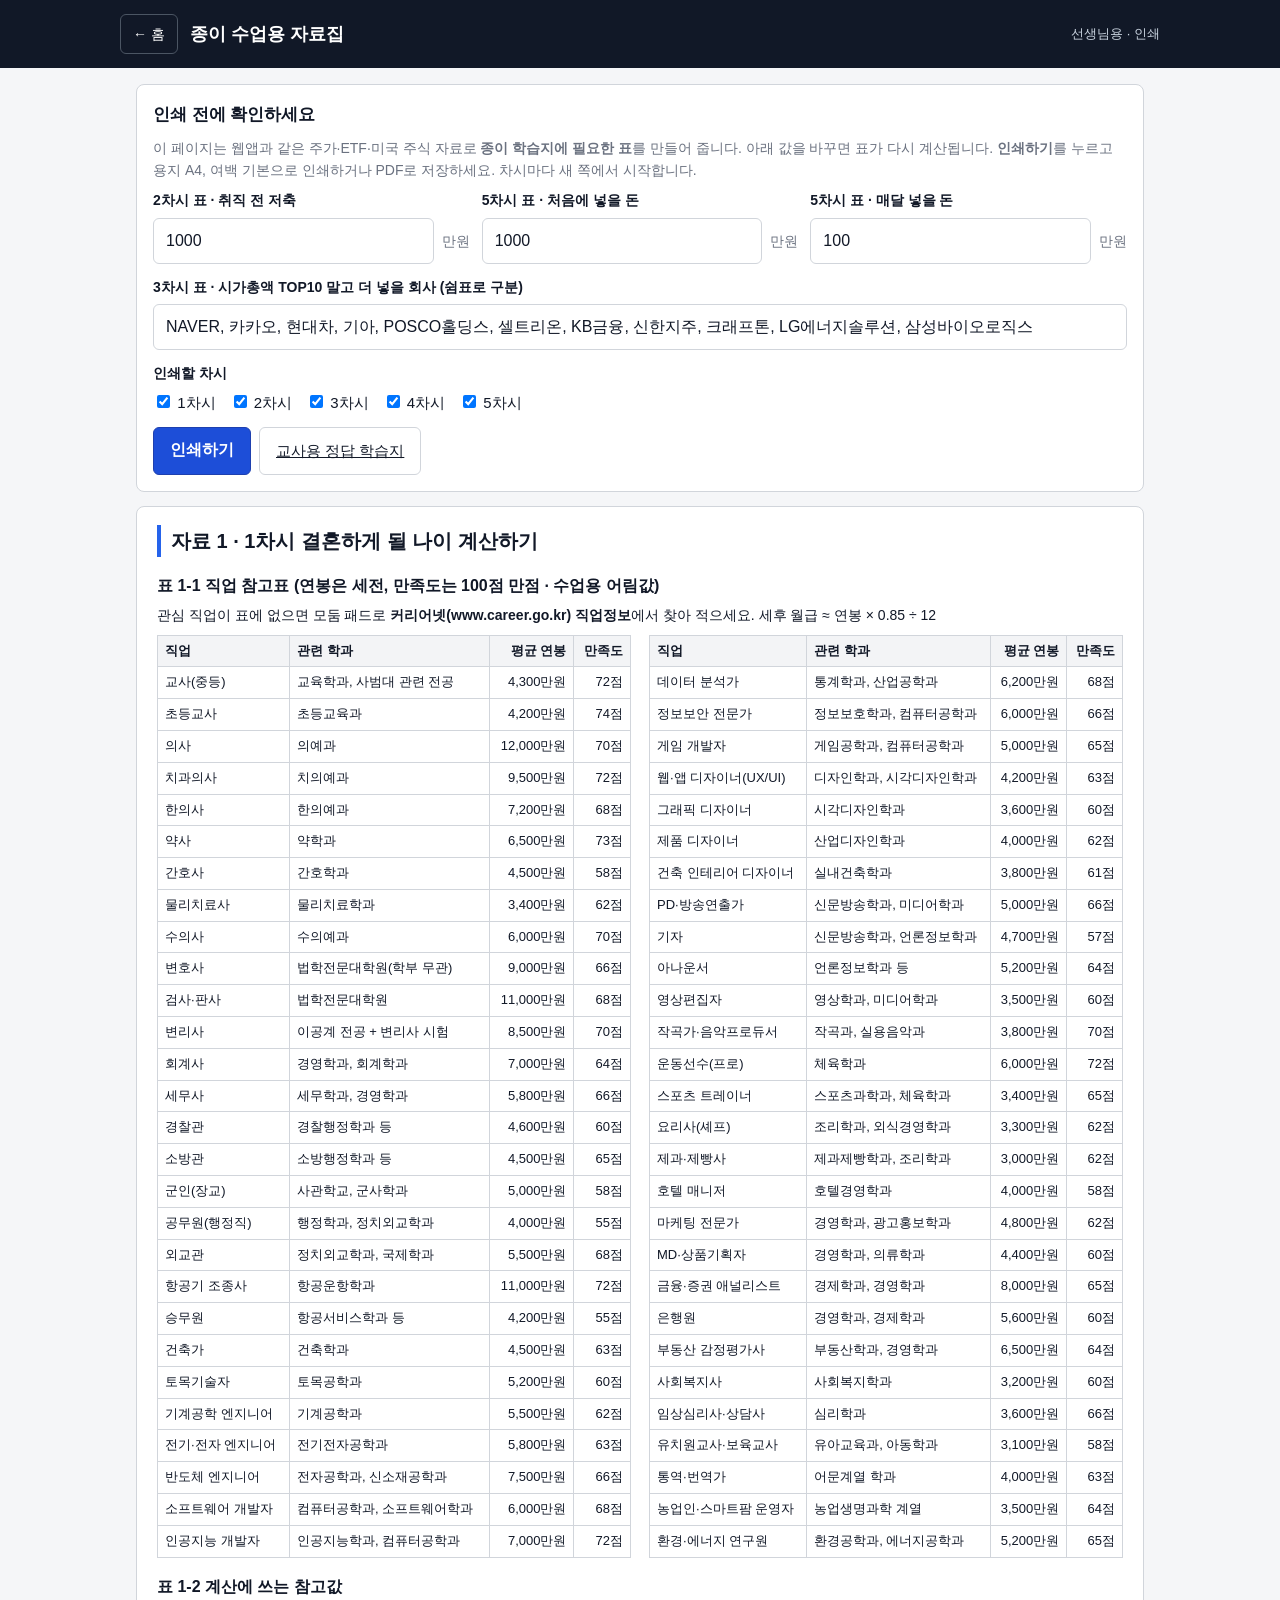
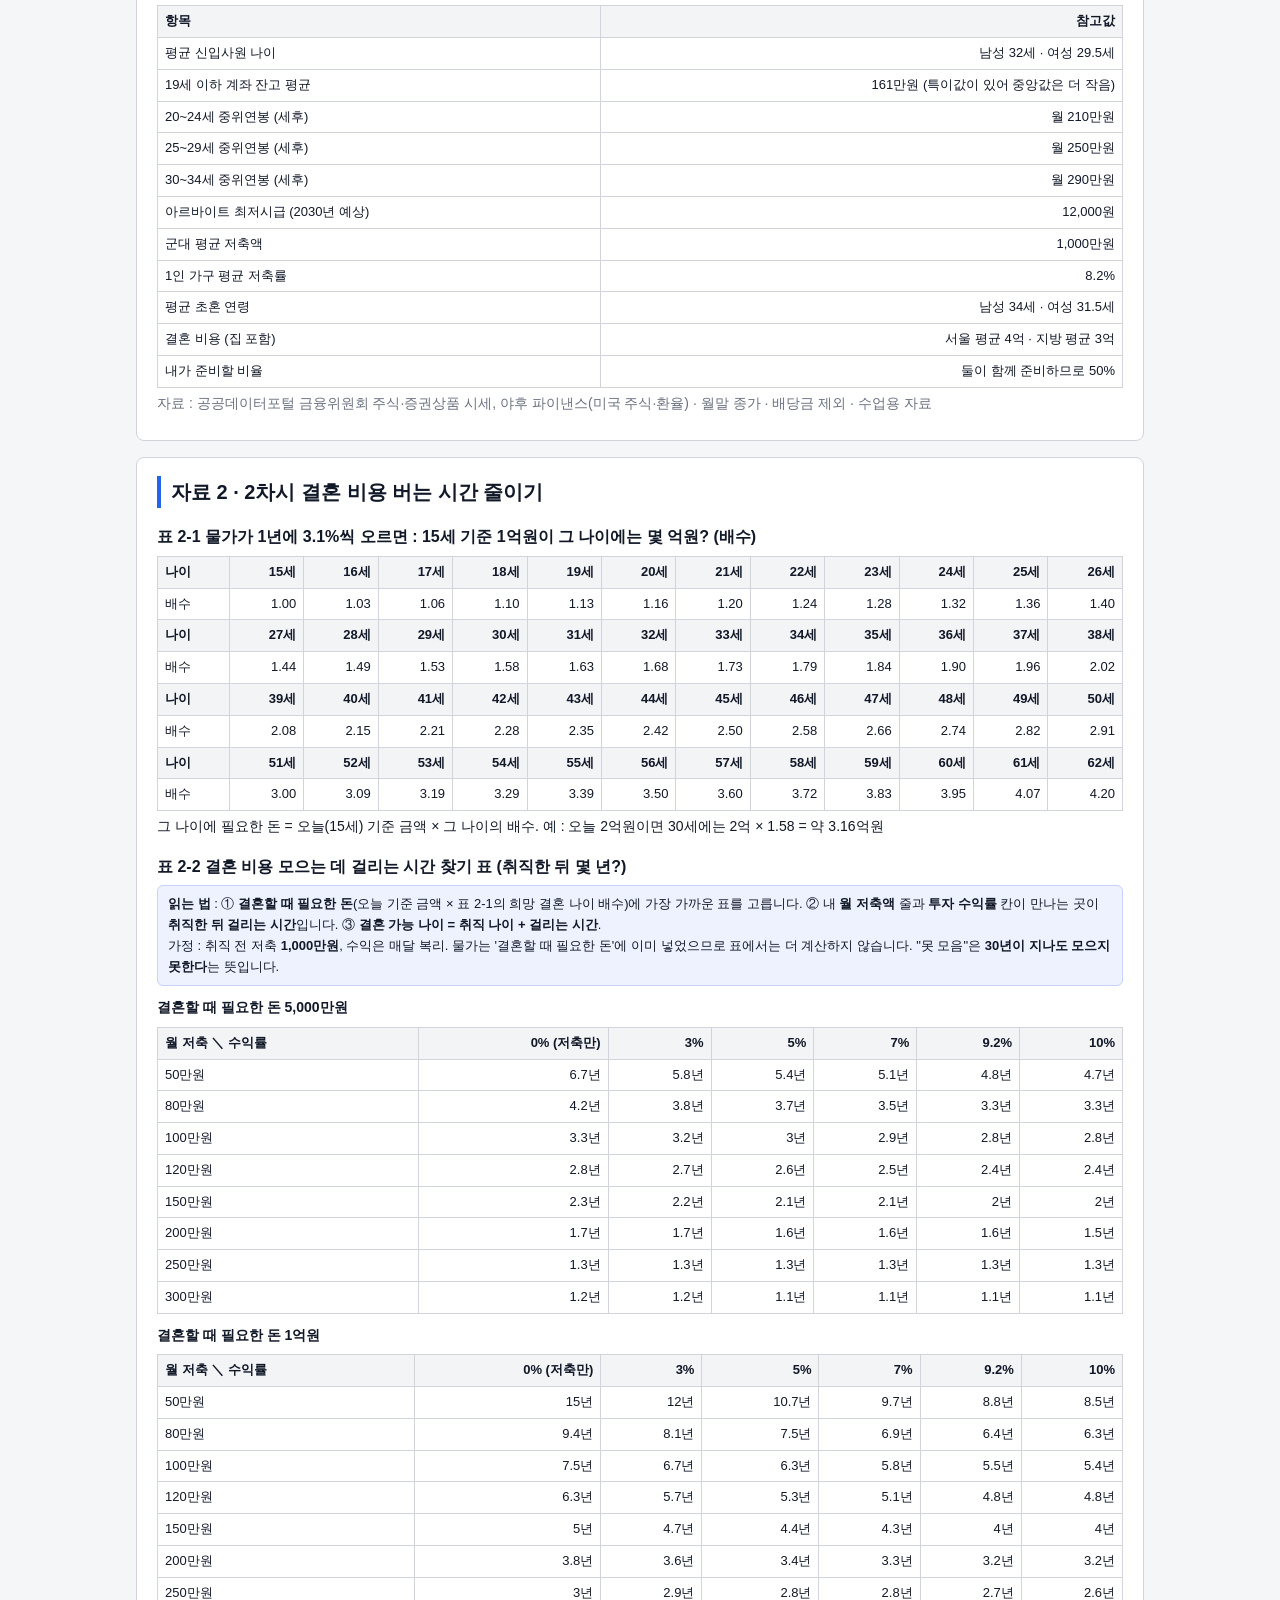
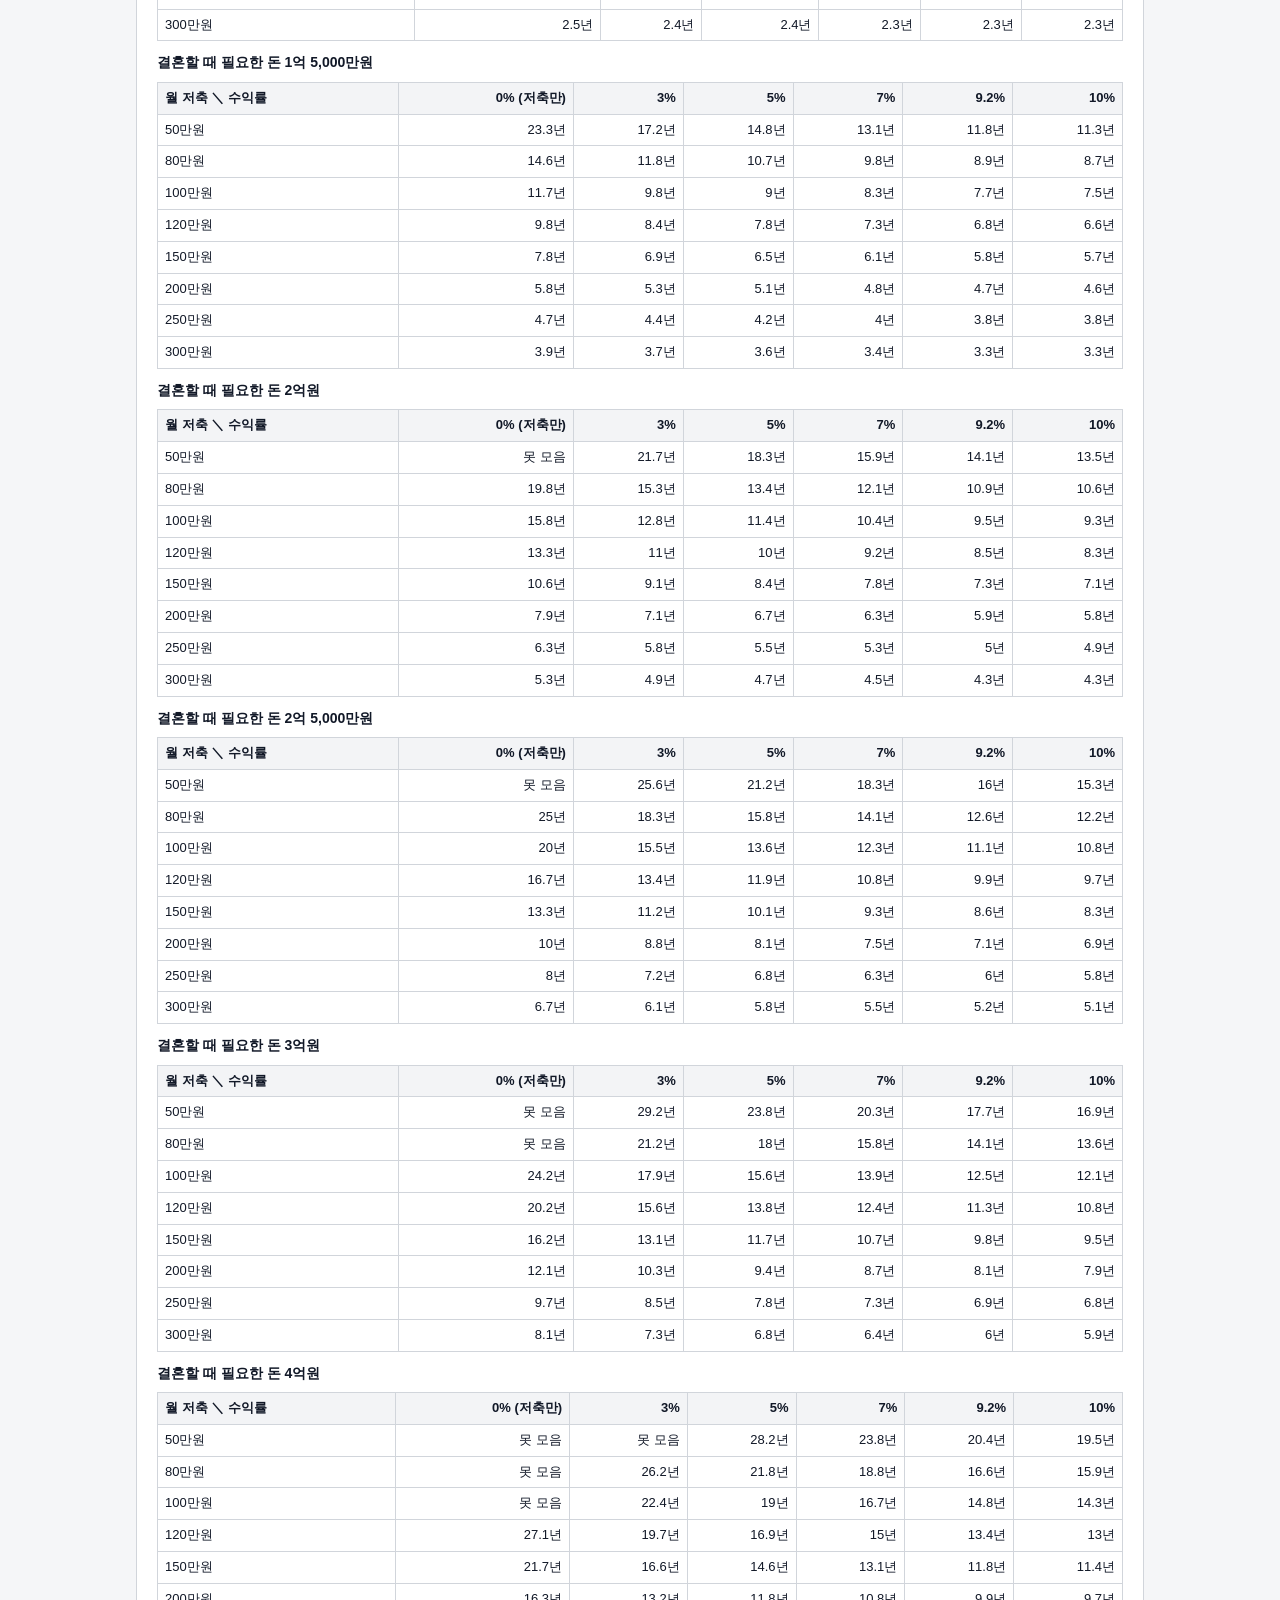
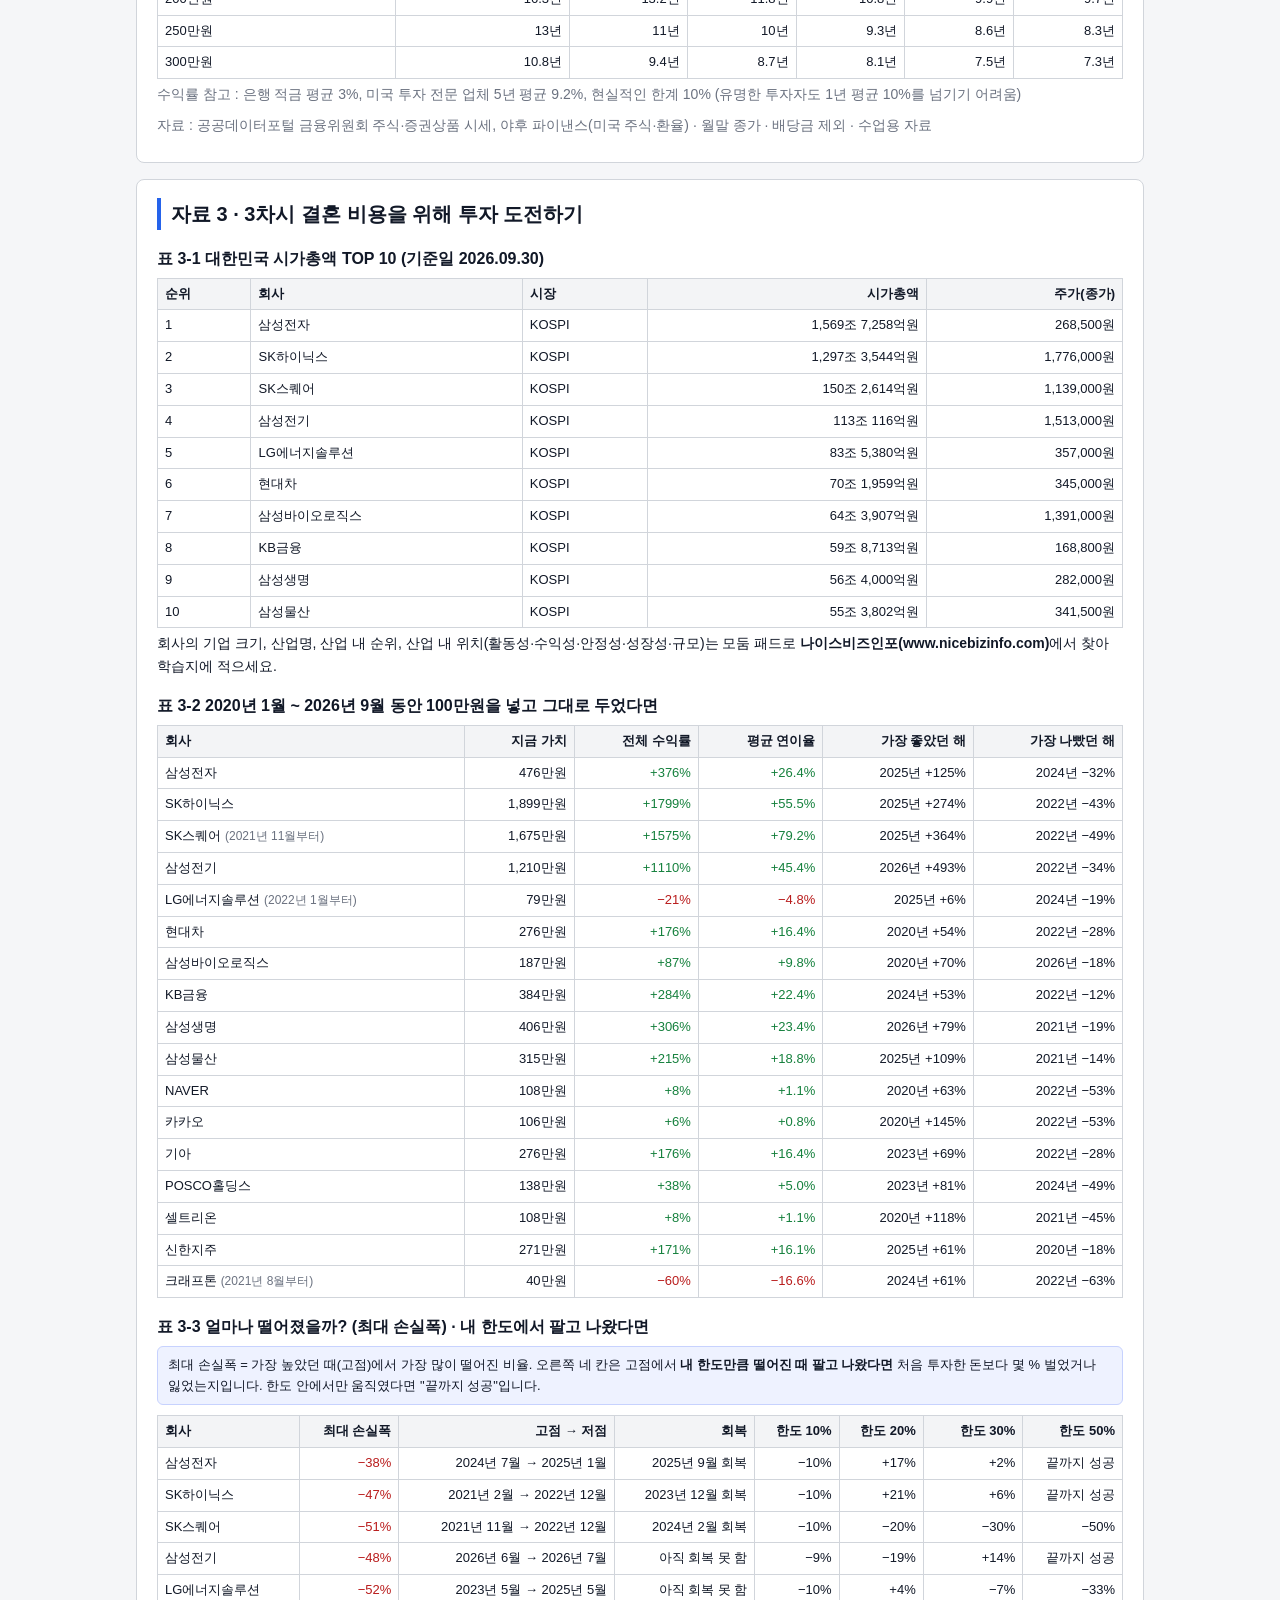
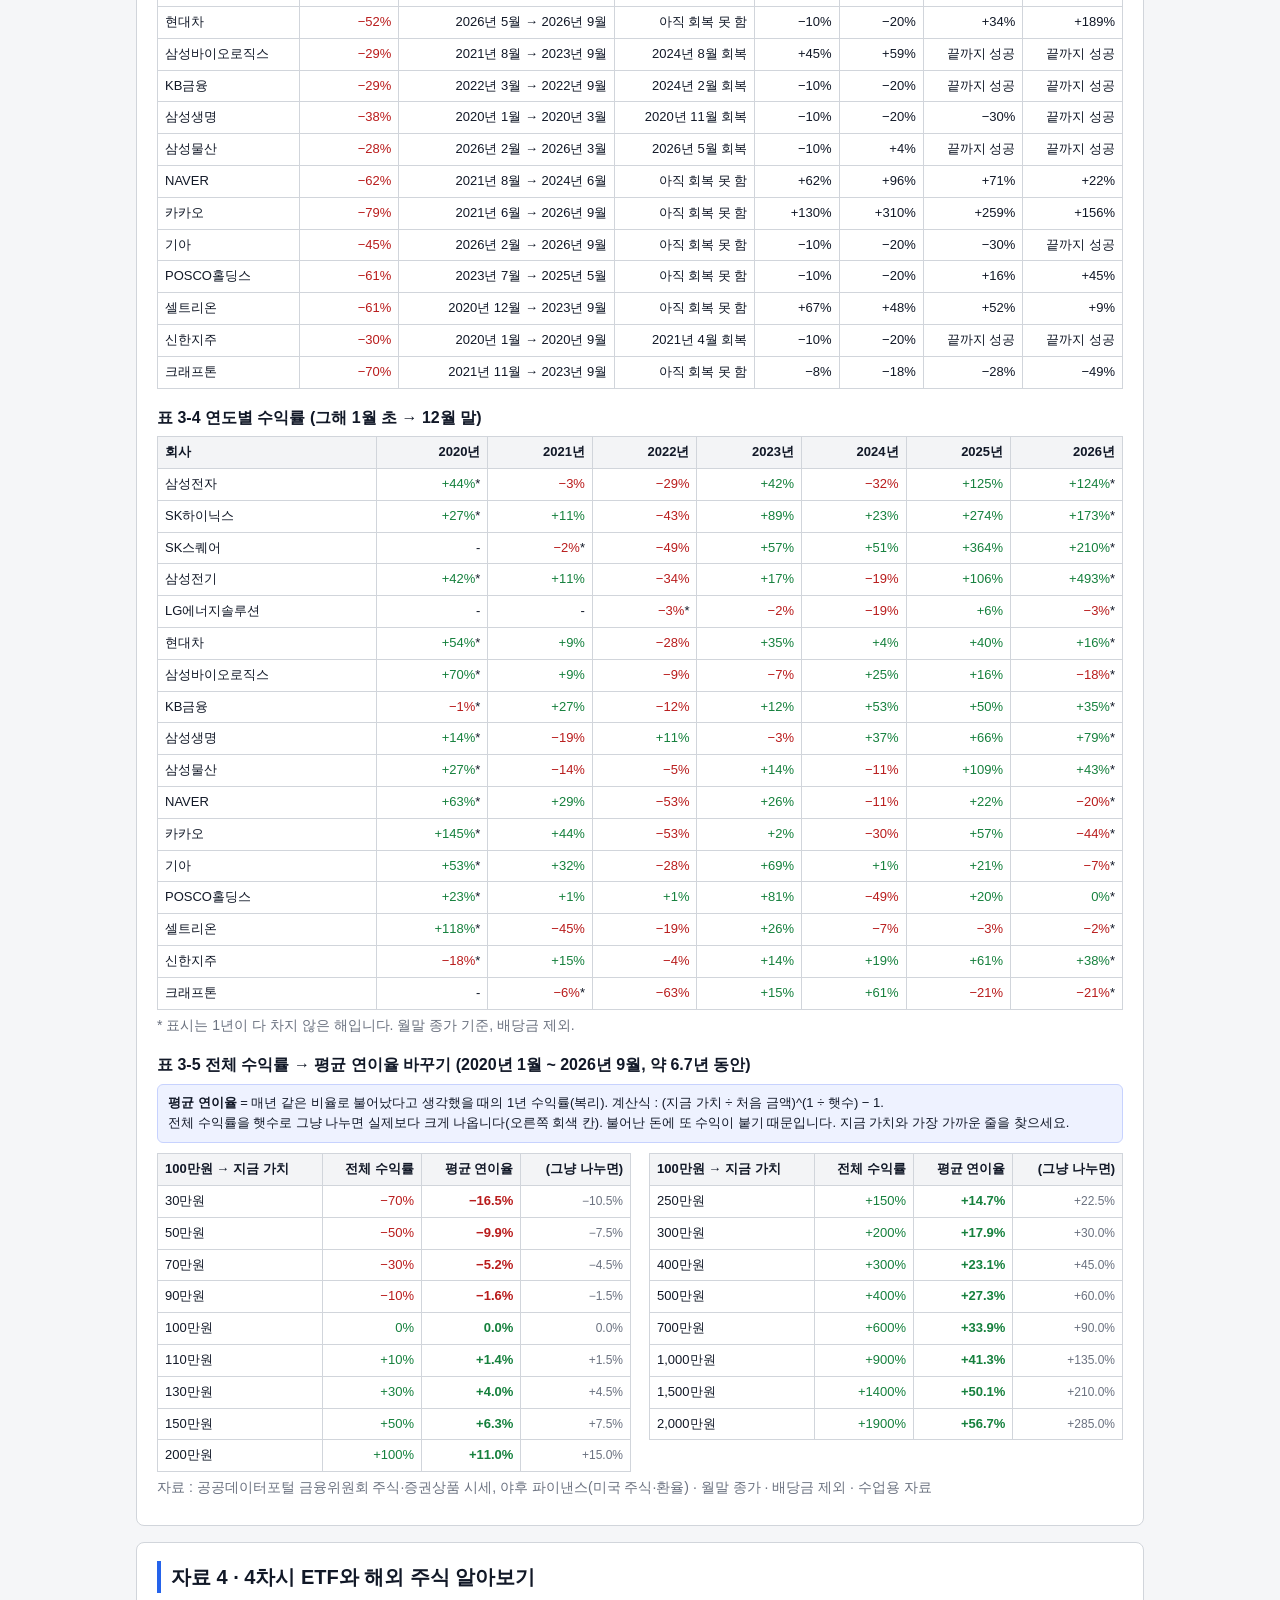
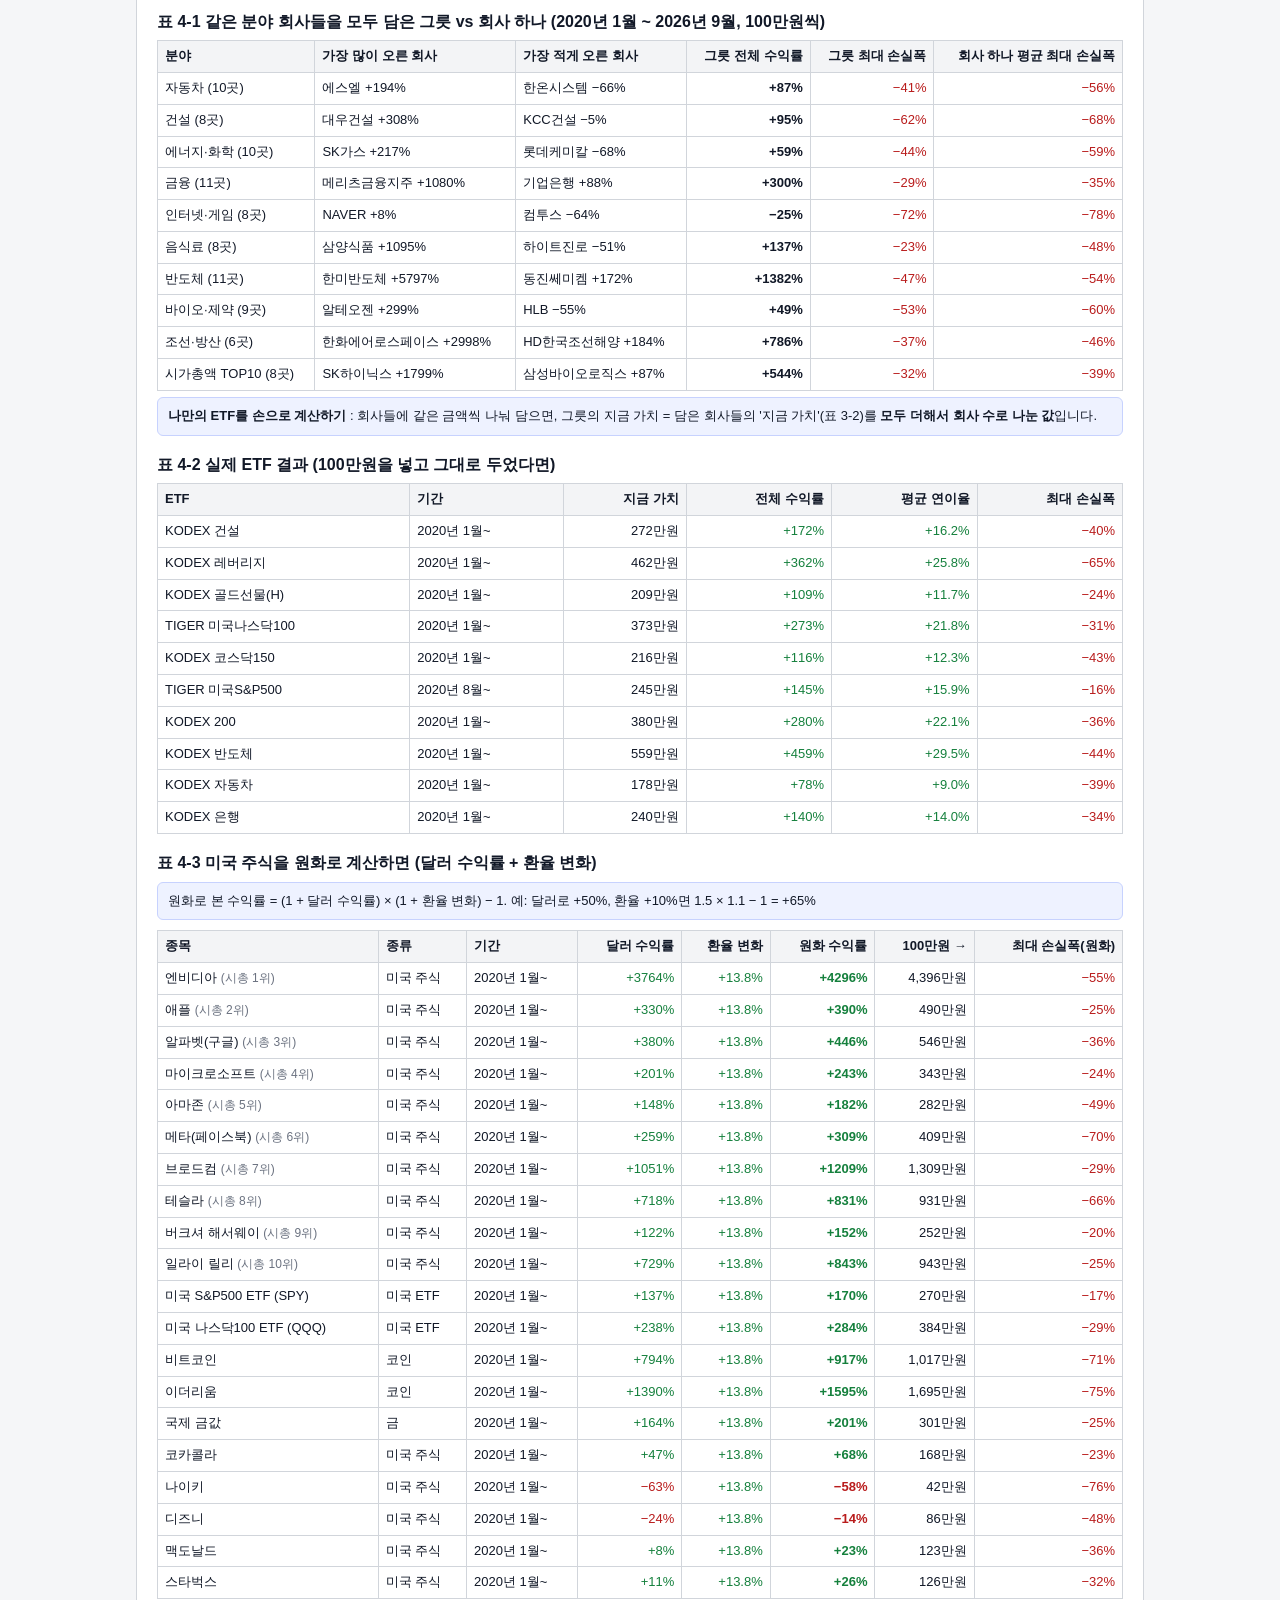
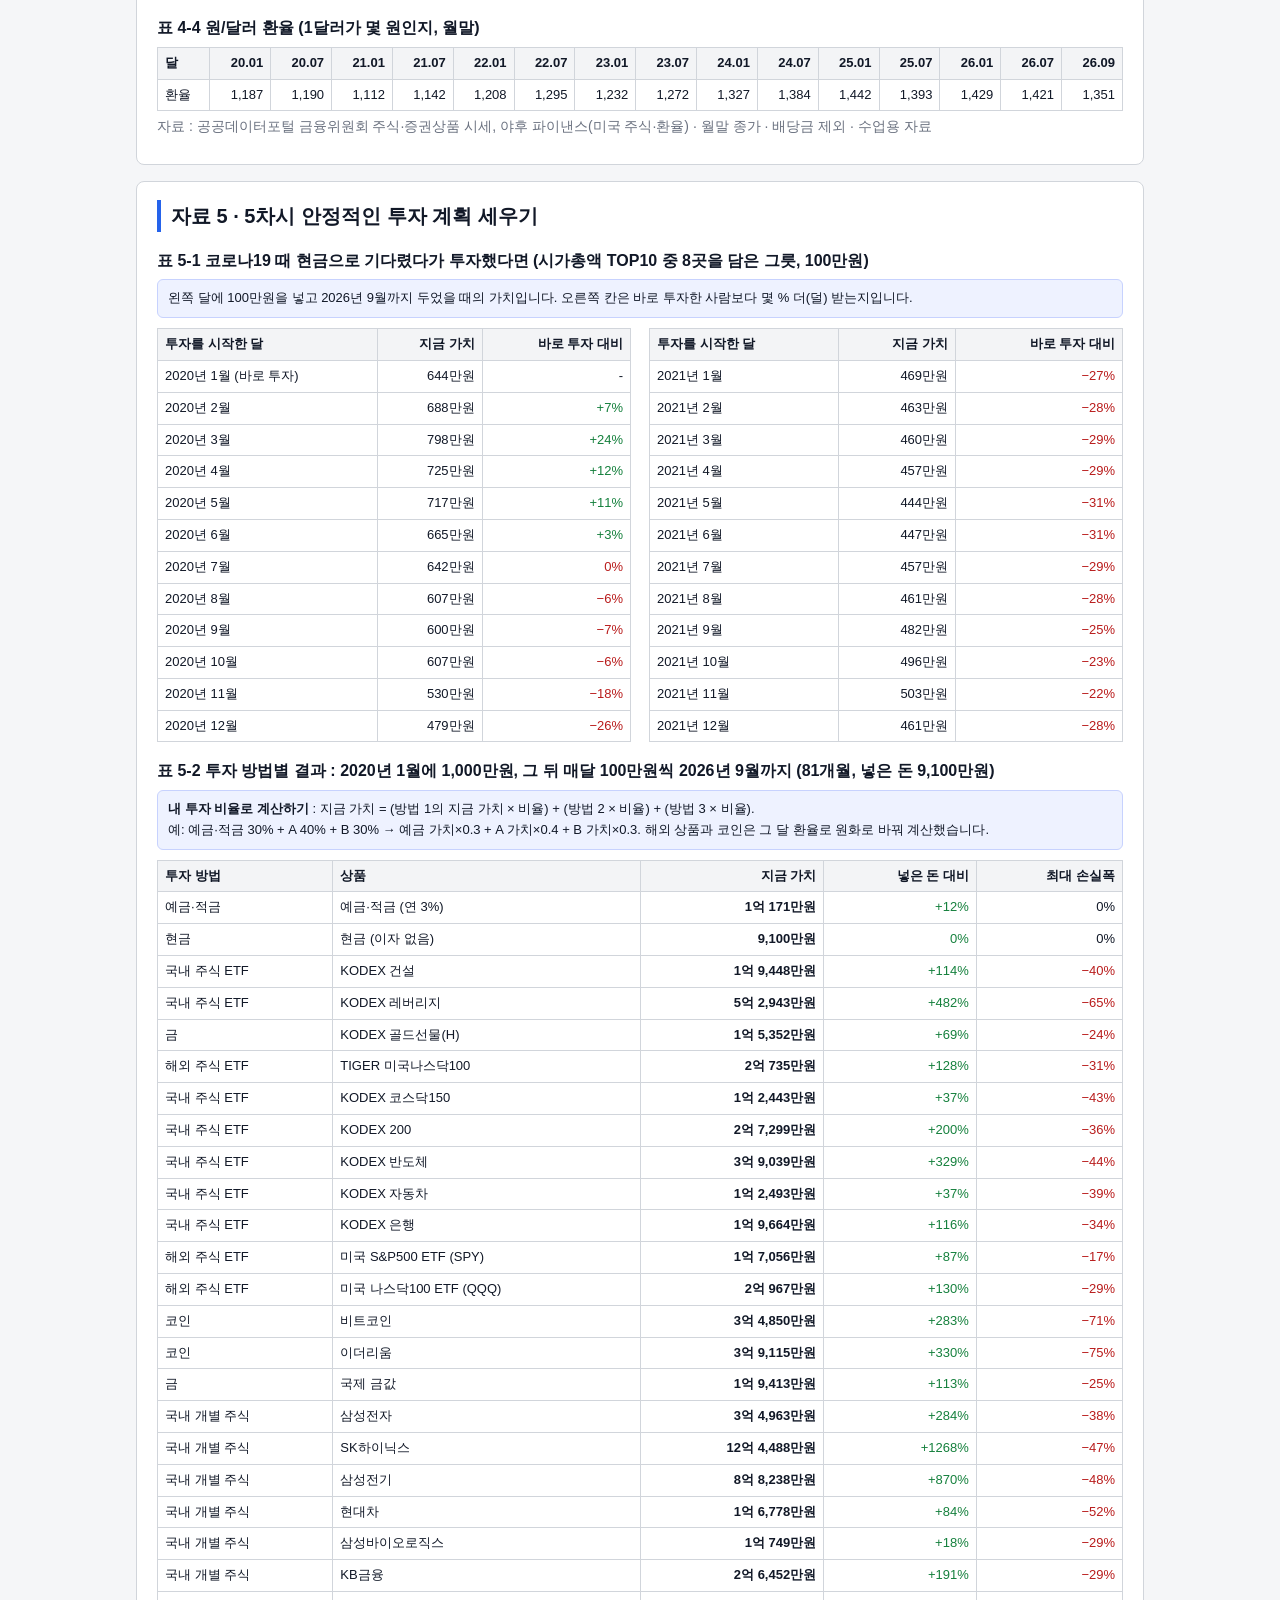
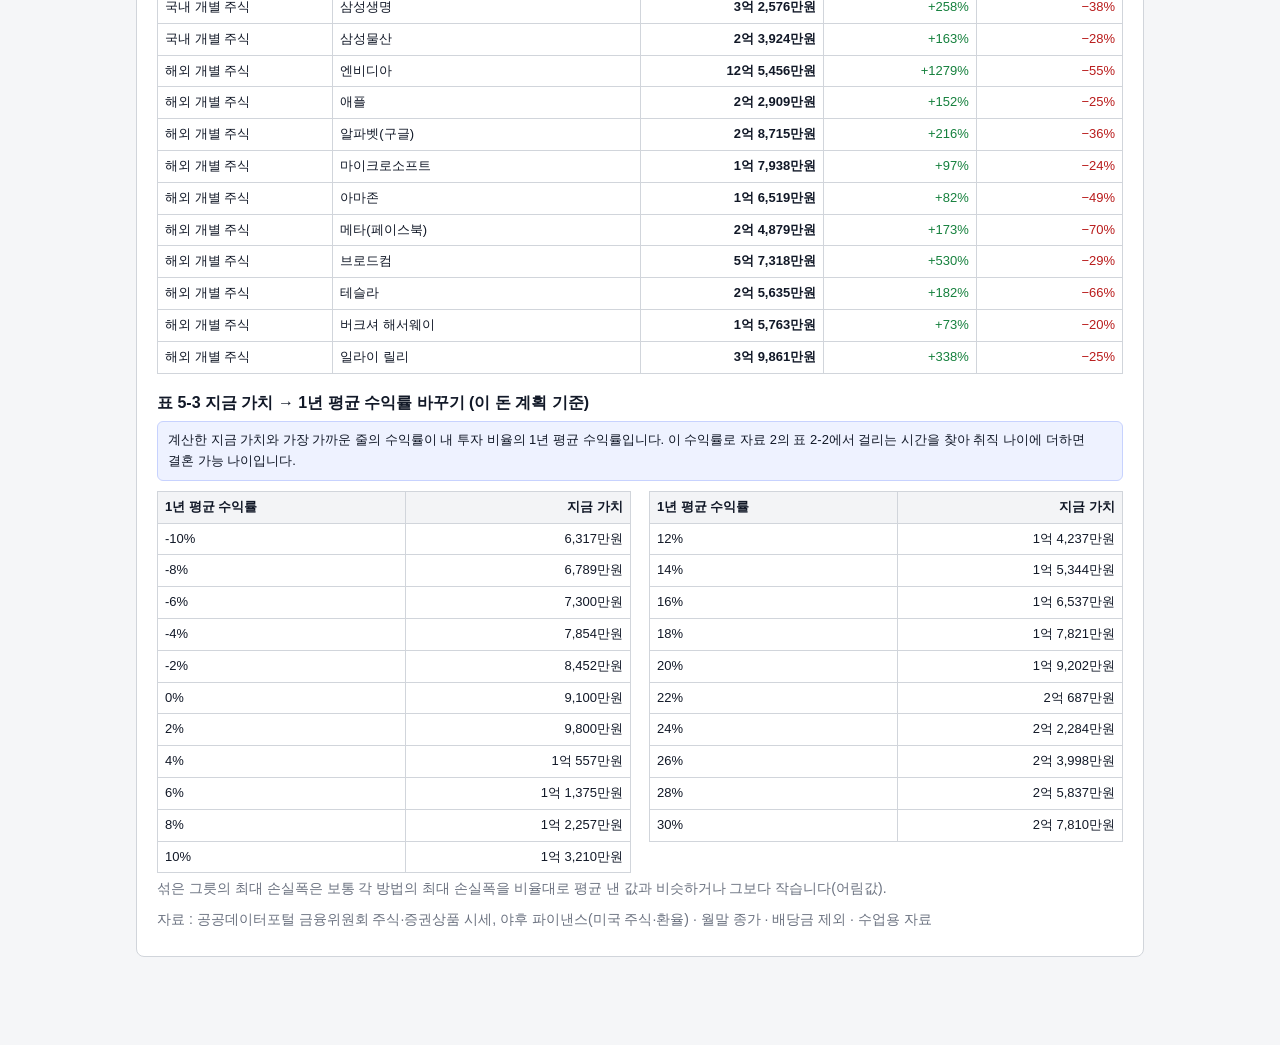
<file: print.html>
<!DOCTYPE html>
<html lang="ko">
<head>
<meta charset="utf-8">
<meta name="viewport" content="width=device-width, initial-scale=1, viewport-fit=cover">
<title>종이 수업용 자료집 · 결혼 나이를 바꾸는 투자 프로젝트</title>
<link rel="stylesheet" href="css/style.css">
<style>
  body{word-break:keep-all}
  .sheet{background:#fff;border:1px solid var(--line);border-radius:8px;padding:18px 20px;margin-bottom:16px}
  .sheet h2{margin-top:0}
  .sheet h3{margin:16px 0 6px;font-size:16px}
  .sheet p{margin:4px 0 8px;font-size:14px}
  table.t{font-size:13px}
  table.t th,table.t td{padding:5px 7px}
  table.t td.num,table.t th.num{text-align:right}
  .up{color:#15803d}.down{color:#b91c1c}
  .tw{overflow-x:auto}
  .cols2{columns:2;column-gap:18px}
  .cols2 table{break-inside:avoid}
  .src{font-size:12px;color:var(--muted)}
  .how{border:1px solid #c7d2fe;background:#eef2ff;border-radius:6px;padding:8px 10px;font-size:13px;margin:6px 0 10px}
  @media(max-width:700px){.cols2{columns:1}}
  @media print{
    @page{size:A4;margin:12mm 11mm}
    body{background:#fff;font-size:12px}
    .noprint,header.top,.sticky{display:none!important}
    .wrap{max-width:none;padding:0}
    .sheet{border:0;padding:0;margin:0;break-before:page}
    .sheet.first{break-before:auto}
    table.t{font-size:10.5px}
    table.t th,table.t td{padding:3px 5px}
    h3{break-after:avoid}
    tr{break-inside:avoid}
  }
</style>
<script>
  document.write('<script src="js/'+(location.search.indexOf('demo=1')>=0?'stocks-demo.js':'stocks-data.js')+'"><\/script>');
</script>
<script src="js/etf-data.js" onerror="window.ETF_DATA=null"></script>
<script src="js/us-data.js" onerror="window.US_DATA=null"></script>
</head>
<body>
<header class="top"><div class="inner">
  <a class="home" href="index.html">← 홈</a><h1>종이 수업용 자료집</h1><span class="step">선생님용 · 인쇄</span>
</div></header>
<div class="wrap">

<div class="card noprint">
  <h3 style="margin-top:0">인쇄 전에 확인하세요</h3>
  <p class="lead" style="margin-bottom:8px">이 페이지는 웹앱과 같은 주가·ETF·미국 주식 자료로 <b>종이 학습지에 필요한 표</b>를 만들어 줍니다. 아래 값을 바꾸면 표가 다시 계산됩니다.
  <b>인쇄하기</b>를 누르고 용지 A4, 여백 기본으로 인쇄하거나 PDF로 저장하세요. 차시마다 새 쪽에서 시작합니다.</p>
  <div class="grid3">
    <label class="f"><span class="t">2차시 표 · 취직 전 저축</span><div class="unit"><input type="number" id="pPre" value="1000"><span class="u">만원</span></div></label>
    <label class="f"><span class="t">5차시 표 · 처음에 넣을 돈</span><div class="unit"><input type="number" id="pX" value="1000"><span class="u">만원</span></div></label>
    <label class="f"><span class="t">5차시 표 · 매달 넣을 돈</span><div class="unit"><input type="number" id="pY" value="100"><span class="u">만원</span></div></label>
  </div>
  <label class="f"><span class="t">3차시 표 · 시가총액 TOP10 말고 더 넣을 회사 (쉼표로 구분)</span>
    <input type="text" id="pExtra" value="NAVER, 카카오, 현대차, 기아, POSCO홀딩스, 셀트리온, KB금융, 신한지주, 크래프톤, LG에너지솔루션, 삼성바이오로직스"></label>
  <label class="f"><span class="t">인쇄할 차시</span>
    <span style="display:flex;gap:14px;flex-wrap:wrap;font-size:15px">
      <label><input type="checkbox" class="pick" value="1" checked> 1차시</label><label><input type="checkbox" class="pick" value="2" checked> 2차시</label>
      <label><input type="checkbox" class="pick" value="3" checked> 3차시</label><label><input type="checkbox" class="pick" value="4" checked> 4차시</label>
      <label><input type="checkbox" class="pick" value="5" checked> 5차시</label></span></label>
  <div class="btnrow"><button type="button" class="btn strong" onclick="window.print()">인쇄하기</button><a class="btn ghost" href="answers.html">교사용 정답 학습지</a></div>
  <div id="warn"></div>
</div>

<div id="out"></div>
</div>

<script src="js/jobs-data.js"></script>
<script src="js/calc.js"></script>
<script src="js/invest.js"></script>
<script src="js/market.js"></script>
<script>
(function(){
  var $=function(id){return document.getElementById(id);};
  var esc=function(s){return String(s).replace(/[&<>"]/g,function(c){return {'&':'&amp;','<':'&lt;','>':'&gt;','"':'&quot;'}[c];});};
  var M=window.MKT, ITEMS=M.ITEMS, pct=INVEST.pct, ym=INVEST.mLabel, won=CALC.won, n1=CALC.n1;
  function cls(v){ return v>=0?'up':'down'; }
  function P(v,d){ return '<span class="'+cls(v)+'">'+pct(v,d===undefined?0:d)+'</span>'; }
  function man(v){ return Math.round(v).toLocaleString()+'만원'; }
  function val(id){ var v=parseFloat($(id).value); return isFinite(v)?v:0; }
  function table(head,rows,numFrom){
    numFrom=(numFrom===undefined)?1:numFrom;
    return '<div class="tw"><table class="t"><tr>'+head.map(function(h,i){ return '<th'+(i>=numFrom?' class="num"':'')+'>'+h+'</th>'; }).join('')+'</tr>'
      +rows.map(function(r){ return '<tr>'+r.map(function(c,i){ return '<td'+(i>=numFrom?' class="num"':'')+'>'+c+'</td>'; }).join('')+'</tr>'; }).join('')+'</table></div>';
  }
  var PERIOD=ym(M.DSTART)+' ~ '+ym(M.DEND);
  function full(id){ return M.isFull(id); }

  /* ---------------- 자료 1 : 1차시 ---------------- */
  function s1(){
    var J=(window.JOBS||[]).slice();
    var half=Math.ceil(J.length/2);
    function tb(list){ return table(['직업','관련 학과','평균 연봉','만족도'],list.map(function(j){ return [esc(j.name),esc(j.major),j.salary.toLocaleString()+'만원',j.satisfaction+'점']; }),2); }
    return '<h2>자료 1 · 1차시 결혼하게 될 나이 계산하기</h2>'
      +'<h3>표 1-1 직업 참고표 (연봉은 세전, 만족도는 100점 만점 · 수업용 어림값)</h3>'
      +'<p>관심 직업이 표에 없으면 모둠 패드로 <b>커리어넷(www.career.go.kr) 직업정보</b>에서 찾아 적으세요. 세후 월급 ≈ 연봉 × 0.85 ÷ 12</p>'
      +'<div class="cols2">'+tb(J.slice(0,half))+tb(J.slice(half))+'</div>'
      +'<h3>표 1-2 계산에 쓰는 참고값</h3>'
      +table(['항목','참고값'],[
        ['평균 신입사원 나이','남성 32세 · 여성 29.5세'],['19세 이하 계좌 잔고 평균','161만원 (특이값이 있어 중앙값은 더 작음)'],
        ['20~24세 중위연봉 (세후)','월 210만원'],['25~29세 중위연봉 (세후)','월 250만원'],['30~34세 중위연봉 (세후)','월 290만원'],
        ['아르바이트 최저시급 (2030년 예상)','12,000원'],['군대 평균 저축액','1,000만원'],['1인 가구 평균 저축률','8.2%'],
        ['평균 초혼 연령','남성 34세 · 여성 31.5세'],['결혼 비용 (집 포함)','서울 평균 4억 · 지방 평균 3억'],['내가 준비할 비율','둘이 함께 준비하므로 50%']],1);
  }

  /* ---------------- 자료 2 : 2차시 ---------------- */
  function s2(){
    var pre=val('pPre');
    /* 표 2-1 : 15~62세 물가 배수 (12살씩 한 줄) */
    var rows21=[], a;
    for(a=15;a<=62;a+=12){
      var ages=[], vals=[];
      for(var k=a;k<a+12;k++){ ages.push(k+'세'); vals.push((Math.pow(1.031,k-15)).toFixed(2)); }
      rows21.push(['<b>나이</b>'].concat(ages)); rows21.push(['배수'].concat(vals));
    }
    var t21='<div class="tw"><table class="t">'+rows21.map(function(r,ri){ return '<tr>'+r.map(function(c,ci){ return (ri%2===0?'<th':'<td')+(ci>0?' class="num"':'')+'>'+c+(ri%2===0?'</th>':'</td>'); }).join('')+'</tr>'; }).join('')+'</table></div>';
    var rates=[0,3,5,7,9.2,10], saves=[50,80,100,120,150,200,250,300], targets=[5000,10000,15000,20000,25000,30000,40000];
    var html='<h2>자료 2 · 2차시 결혼 비용 버는 시간 줄이기</h2>'
      +'<h3>표 2-1 물가가 1년에 3.1%씩 오르면 : 15세 기준 1억원이 그 나이에는 몇 억원? (배수)</h3>'+t21
      +'<p>그 나이에 필요한 돈 = 오늘(15세) 기준 금액 × 그 나이의 배수. 예 : 오늘 2억원이면 30세에는 2억 × '+(Math.pow(1.031,15)).toFixed(2)+' = 약 '+(2*Math.pow(1.031,15)).toFixed(2)+'억원</p>'
      +'<h3>표 2-2 결혼 비용 모으는 데 걸리는 시간 찾기 표 (취직한 뒤 몇 년?)</h3>'
      +'<div class="how"><b>읽는 법</b> : ① <b>결혼할 때 필요한 돈</b>(오늘 기준 금액 × 표 2-1의 희망 결혼 나이 배수)에 가장 가까운 표를 고릅니다. '
      +'② 내 <b>월 저축액</b> 줄과 <b>투자 수익률</b> 칸이 만나는 곳이 <b>취직한 뒤 걸리는 시간</b>입니다. ③ <b>결혼 가능 나이 = 취직 나이 + 걸리는 시간</b>.<br>'
      +'가정 : 취직 전 저축 <b>'+man(pre)+'</b>, 수익은 매달 복리. 물가는 \'결혼할 때 필요한 돈\'에 이미 넣었으므로 표에서는 더 계산하지 않습니다. "못 모음"은 <b>30년이 지나도 모으지 못한다</b>는 뜻입니다.</div>';
    targets.forEach(function(tg){
      var rows=saves.map(function(sv){ return [sv+'만원'].concat(rates.map(function(r){
        var s=CALC.simulate({nowAge:0,jobAge:0,preSave:pre,monthlySave:sv,rate:r,weddingCost:tg,share:100,infl:0,maxAge:30});
        return s.age===null?'못 모음':n1(s.age)+'년'; })); });
      html+='<p style="margin-top:10px"><b>결혼할 때 필요한 돈 '+won(tg)+'</b></p>'
        +table(['월 저축 ＼ 수익률'].concat(rates.map(function(r){ return r===0?'0% (저축만)':r+'%'; })),rows,1);
    });
    html+='<p class="src">수익률 참고 : 은행 적금 평균 3%, 미국 투자 전문 업체 5년 평균 9.2%, 현실적인 한계 10% (유명한 투자자도 1년 평균 10%를 넘기기 어려움)</p>';
    return html;
  }

  /* ---------------- 자료 3 : 3차시 ---------------- */
  function companyIds(){
    var ids=M.topIds().slice(), ex=String($('pExtra').value).split(/[,，\n]/);
    ex.forEach(function(n){ n=n.trim(); if(!n) return; var id=M.byName(n); if(id&&ITEMS[id].kind==='주식'&&ids.indexOf(id)<0) ids.push(id); });
    return ids;
  }
  function s3(){
    var SD=M.SD, html='<h2>자료 3 · 3차시 결혼 비용을 위해 투자 도전하기</h2>';
    if(!SD||!SD.ranking){ return html+'<p class="down">주가 자료(js/stocks-data.js)가 없습니다.</p>'; }
    html+='<h3>표 3-1 대한민국 시가총액 TOP 10 (기준일 '+esc(String(SD.asof||'').replace(/(\d{4})(\d{2})(\d{2})/,'$1.$2.$3'))+')</h3>'
      +table(['순위','회사','시장','시가총액','주가(종가)'],SD.ranking.map(function(r){
        var eok=Math.round((r.cap||r.mcap||0)/1e8), jo=Math.floor(eok/10000), rest=eok%10000;
        return [r.rank,esc(r.name),esc(r.market||''),(jo?jo.toLocaleString()+'조 ':'')+(rest?rest.toLocaleString()+'억':'')+'원',(r.close||0).toLocaleString()+'원']; }),3)
      +'<p>회사의 기업 크기, 산업명, 산업 내 순위, 산업 내 위치(활동성·수익성·안정성·성장성·규모)는 모둠 패드로 <b>나이스비즈인포(www.nicebizinfo.com)</b>에서 찾아 학습지에 적으세요.</p>';
    var ids=companyIds(), A=[], B=[], years={};
    ids.forEach(function(id){
      var it=ITEMS[id], a=INVEST.analyze({months:it.months,prices:it.prices},null); if(!a) return;
      var late=it.months[0]>M.DSTART?' <span class="src">('+ym(it.months[0])+'부터)</span>':'';
      A.push([esc(it.name)+late,man(100*(1+a.total)),P(a.total),P(a.cagr,1),a.best.year+'년 '+pct(a.best.ret,0),a.worst.year+'년 '+pct(a.worst.ret,0)]);
      var ex=[10,20,30,50].map(function(L){ var b=INVEST.analyze({months:it.months,prices:it.prices},L); return b.success?'끝까지 성공':pct(b.exitRet,0); });
      B.push([esc(it.name),'<span class="down">'+pct(a.mdd,0)+'</span>',ym(a.peakM)+' → '+ym(a.troughM),a.recoverM?ym(a.recoverM)+' 회복':'아직 회복 못 함'].concat(ex));
      a.yearly.forEach(function(y){ years[y.year]=1; });
      it._a=a;
    });
    var ys=Object.keys(years).sort();
    html+='<h3>표 3-2 '+PERIOD+' 동안 100만원을 넣고 그대로 두었다면</h3>'
      +table(['회사','지금 가치','전체 수익률','평균 연이율','가장 좋았던 해','가장 나빴던 해'],A,1)
      +'<h3>표 3-3 얼마나 떨어졌을까? (최대 손실폭) · 내 한도에서 팔고 나왔다면</h3>'
      +'<div class="how">최대 손실폭 = 가장 높았던 때(고점)에서 가장 많이 떨어진 비율. 오른쪽 네 칸은 고점에서 <b>내 한도만큼 떨어진 때 팔고 나왔다면</b> 처음 투자한 돈보다 몇 % 벌었거나 잃었는지입니다. 한도 안에서만 움직였다면 "끝까지 성공"입니다.</div>'
      +table(['회사','최대 손실폭','고점 → 저점','회복','한도 10%','한도 20%','한도 30%','한도 50%'],B,1)
      +'<h3>표 3-4 연도별 수익률 (그해 1월 초 → 12월 말)</h3>'
      +table(['회사'].concat(ys.map(function(y){return y+'년';})),ids.filter(function(id){return ITEMS[id]._a;}).map(function(id){
        var a=ITEMS[id]._a, m={}; a.yearly.forEach(function(y){ m[y.year]=y; });
        return [esc(ITEMS[id].name)].concat(ys.map(function(y){ return m[y]?P(m[y].ret)+(m[y].partial?'*':''):'-'; })); }),1)
      +'<p class="src">* 표시는 1년이 다 차지 않은 해입니다. 월말 종가 기준, 배당금 제외.</p>';
    var yrs=(INVEST.monthRange([[M.DSTART,M.DEND]]).length-1)/12, vals=[30,50,70,90,100,110,130,150,200,250,300,400,500,700,1000,1500,2000];
    var r35=vals.map(function(v){ var t=v/100-1, c=Math.pow(v/100,1/yrs)-1; return [man(v),P(t),'<b>'+P(c,1)+'</b>','<span class="src">'+pct(t/yrs,1)+'</span>']; });
    var hf=Math.ceil(r35.length/2), hd=['100만원 → 지금 가치','전체 수익률','평균 연이율','(그냥 나누면)'];
    html+='<h3>표 3-5 전체 수익률 → 평균 연이율 바꾸기 ('+PERIOD+', 약 '+n1(yrs)+'년 동안)</h3>'
      +'<div class="how"><b>평균 연이율</b> = 매년 같은 비율로 불어났다고 생각했을 때의 1년 수익률(복리). 계산식 : (지금 가치 ÷ 처음 금액)^(1 ÷ 햇수) − 1.<br>'
      +'전체 수익률을 햇수로 그냥 나누면 실제보다 크게 나옵니다(오른쪽 회색 칸). 불어난 돈에 또 수익이 붙기 때문입니다. 지금 가치와 가장 가까운 줄을 찾으세요.</div>'
      +'<div class="cols2">'+table(hd,r35.slice(0,hf),1)+table(hd,r35.slice(hf),1)+'</div>';
    return html;
  }

  /* ---------------- 자료 4 : 4차시 ---------------- */
  function s4(){
    var html='<h2>자료 4 · 4차시 ETF와 해외 주식 알아보기</h2>';
    var rows=[];
    M.SECTORS.forEach(function(sec){ if(sec.all) return; var st=M.secStats(sec); if(st.n<3) return;
      rows.push([esc(sec.n)+' ('+st.n+'곳)',esc(st.best.it.name)+' '+pct(st.best.a.total,0),esc(st.worst.it.name)+' '+pct(st.worst.a.total,0),
        '<b>'+pct(st.ba.total,0)+'</b>','<span class="down">'+pct(st.ba.mdd,0)+'</span>','<span class="down">'+pct(st.avgMdd,0)+'</span>']); });
    html+='<h3>표 4-1 같은 분야 회사들을 모두 담은 그릇 vs 회사 하나 ('+PERIOD+', 100만원씩)</h3>'
      +table(['분야','가장 많이 오른 회사','가장 적게 오른 회사','그릇 전체 수익률','그릇 최대 손실폭','회사 하나 평균 최대 손실폭'],rows,3)
      +'<div class="how"><b>나만의 ETF를 손으로 계산하기</b> : 회사들에 같은 금액씩 나눠 담으면, 그릇의 지금 가치 = 담은 회사들의 \'지금 가치\'(표 3-2)를 <b>모두 더해서 회사 수로 나눈 값</b>입니다.</div>';
    var E=M.IDS.filter(function(id){ return ITEMS[id].kind==='ETF'; });
    if(E.length){
      html+='<h3>표 4-2 실제 ETF 결과 (100만원을 넣고 그대로 두었다면)</h3>'
        +table(['ETF','기간','지금 가치','전체 수익률','평균 연이율','최대 손실폭'],E.map(function(id){ var it=ITEMS[id], a=INVEST.analyze({months:it.months,prices:it.prices},null);
          return [esc(it.name),ym(it.months[0])+'~',man(100*(1+a.total)),P(a.total),P(a.cagr,1),'<span class="down">'+pct(a.mdd,0)+'</span>']; }),2);
    } else html+='<p class="src">ETF 자료(js/etf-data.js)가 없어 실제 ETF 표는 빠졌습니다.</p>';
    if(M.HAS_US){
      var U=M.UIDS.slice().sort(function(a,b){ return (M.URANK[a]||99)-(M.URANK[b]||99); });
      html+='<h3>표 4-3 미국 주식을 원화로 계산하면 (달러 수익률 + 환율 변화)</h3>'
        +'<div class="how">원화로 본 수익률 = (1 + 달러 수익률) × (1 + 환율 변화) − 1. 예: 달러로 +50%, 환율 +10%면 1.5 × 1.1 − 1 = +65%</div>'
        +table(['종목','종류','기간','달러 수익률','환율 변화','원화 수익률','100만원 →','최대 손실폭(원화)'],U.map(function(id){
          var it=ITEMS[id], k=M.krw(it), a=INVEST.analyze({months:k.months,prices:k.prices},null), s=k.months[0], e=k.months[k.months.length-1];
          var iu=it.months.indexOf(s), ie=it.months.indexOf(e), loc=it.prices[ie]/it.prices[iu]-1, fx=M.FX[e]/M.FX[s]-1;
          return [esc(it.name)+(M.URANK[id]?' <span class="src">(시총 '+M.URANK[id]+'위)</span>':''),M.KTAG[it.kind],ym(s)+'~',P(loc),P(fx,1),'<b>'+P(a.total)+'</b>',man(100*(1+a.total)),'<span class="down">'+pct(a.mdd,0)+'</span>']; }),3);
      var fm=Object.keys(M.FX).sort(), pick=fm.filter(function(m,i){ return m.slice(5)==='01'||m.slice(5)==='07'||i===fm.length-1; });
      html+='<h3>표 4-4 원/달러 환율 (1달러가 몇 원인지, 월말)</h3>'
        +table(['달'].concat(pick.map(function(m){ return m.slice(2,4)+'.'+m.slice(5); })),[['환율'].concat(pick.map(function(m){ return Math.round(M.FX[m]).toLocaleString(); }))],1);
    } else html+='<p class="src">미국 주식·환율 자료(js/us-data.js)가 없어 표 4-3, 4-4는 빠졌습니다.</p>';
    return html;
  }

  /* ---------------- 자료 5 : 5차시 ---------------- */
  function plan(it,X,Y,fixed){
    var n=INVEST.monthRange([[M.DSTART,M.DEND]]).length, v=0, units=0, i;
    if(fixed!==undefined){ var r=Math.pow(1+fixed/100,1/12)-1; for(i=0;i<n;i++) v=(i===0?0:v*(1+r))+(i===0?X:0)+Y; return {v:v,n:n,mdd:0}; }
    var k=M.krw(it); for(i=0;i<n;i++) units+=((i===0?X:0)+Y)/k.prices[i];
    return {v:units*k.prices[n-1],n:n,mdd:INVEST.analyze({months:k.months,prices:k.prices},null).mdd};
  }
  function s5(){
    var html='<h2>자료 5 · 5차시 안정적인 투자 계획 세우기</h2>', X=val('pX'), Y=val('pY');
    var tf=M.topIds().filter(full);
    if(tf.length>1){
      var b=M.bowl(tf.map(function(id){return ITEMS[id];}),M.DSTART,M.DEND), last=b.prices[b.prices.length-1], rows=[];
      for(var w=0;w<24&&w<b.prices.length-12;w++) rows.push([ym(b.months[w])+(w===0?' (바로 투자)':''),man(100*last/b.prices[w]),(w===0?'-':P((b.prices[0]/b.prices[w])-1))]);
      html+='<h3>표 5-1 코로나19 때 현금으로 기다렸다가 투자했다면 (시가총액 TOP10 중 '+tf.length+'곳을 담은 그릇, 100만원)</h3>'
        +'<div class="how">왼쪽 달에 100만원을 넣고 '+ym(M.DEND)+'까지 두었을 때의 가치입니다. 오른쪽 칸은 바로 투자한 사람보다 몇 % 더(덜) 받는지입니다.</div>'
        +'<div class="cols2">'+table(['투자를 시작한 달','지금 가치','바로 투자 대비'],rows.slice(0,12),1)+table(['투자를 시작한 달','지금 가치','바로 투자 대비'],rows.slice(12),1)+'</div>';
    }
    var list=[{n:'예금·적금 (연 3%)',t:'예금·적금',fixed:3},{n:'현금 (이자 없음)',t:'현금',fixed:0}];
    function add(id,t){ if(ITEMS[id]&&full(id)||(ITEMS[id]&&ITEMS[id].cur==='USD'&&M.krw(ITEMS[id]).months[0]===M.DSTART)) list.push({id:id,n:ITEMS[id].name,t:t}); }
    M.IDS.filter(function(id){ return ITEMS[id].kind==='ETF'; }).forEach(function(id){ add(id,/미국|나스닥|S&P/.test(ITEMS[id].name)?'해외 주식 ETF':(/골드|금/.test(ITEMS[id].name)?'금':'국내 주식 ETF')); });
    M.UIDS.forEach(function(id){ var k=ITEMS[id].kind; if(k!=='미국주식') add(id,k==='미국ETF'?'해외 주식 ETF':k); });
    M.topIds().forEach(function(id){ add(id,'국내 개별 주식'); });
    M.UIDS.filter(function(id){ return M.URANK[id]; }).sort(function(a,b){ return M.URANK[a]-M.URANK[b]; }).forEach(function(id){ add(id,'해외 개별 주식'); });
    var n=INVEST.monthRange([[M.DSTART,M.DEND]]).length, principal=X+Y*n;
    html+='<h3>표 5-2 투자 방법별 결과 : '+ym(M.DSTART)+'에 '+man(X)+', 그 뒤 매달 '+man(Y)+'씩 '+ym(M.DEND)+'까지 ('+n+'개월, 넣은 돈 '+won(principal)+')</h3>'
      +'<div class="how"><b>내 투자 비율로 계산하기</b> : 지금 가치 = (방법 1의 지금 가치 × 비율) + (방법 2 × 비율) + (방법 3 × 비율).<br>예: 예금·적금 30% + A 40% + B 30% → 예금 가치×0.3 + A 가치×0.4 + B 가치×0.3. 해외 상품과 코인은 그 달 환율로 원화로 바꿔 계산했습니다.</div>'
      +table(['투자 방법','상품','지금 가치','넣은 돈 대비','최대 손실폭'],list.map(function(o){
        var r=o.fixed!==undefined?plan(null,X,Y,o.fixed):plan(ITEMS[o.id],X,Y);
        return [o.t,esc(o.n),'<b>'+won(r.v)+'</b>',P(r.v/principal-1),r.mdd?'<span class="down">'+pct(r.mdd,0)+'</span>':'0%']; }),2);
    var rs=[]; for(var R=-10;R<=30;R+=2) rs.push(R);
    function V(R){ var m=Math.pow(1+R/100,1/12)-1, v=0; for(var t=0;t<n;t++) v+=((t===0?X:0)+Y)*Math.pow(1+m,n-1-t); return v; }
    var half=Math.ceil(rs.length/2);
    html+='<h3>표 5-3 지금 가치 → 1년 평균 수익률 바꾸기 (이 돈 계획 기준)</h3>'
      +'<div class="how">계산한 지금 가치와 가장 가까운 줄의 수익률이 내 투자 비율의 1년 평균 수익률입니다. 이 수익률로 자료 2의 표 2-2에서 걸리는 시간을 찾아 취직 나이에 더하면 결혼 가능 나이입니다.</div>'
      +'<div class="cols2">'+table(['1년 평균 수익률','지금 가치'],rs.slice(0,half).map(function(R){ return [R+'%',won(V(R))]; }),1)
      +table(['1년 평균 수익률','지금 가치'],rs.slice(half).map(function(R){ return [R+'%',won(V(R))]; }),1)+'</div>'
      +'<p class="src">섞은 그릇의 최대 손실폭은 보통 각 방법의 최대 손실폭을 비율대로 평균 낸 값과 비슷하거나 그보다 작습니다(어림값).</p>';
    return html;
  }

  function render(){
    var picks=[].slice.call(document.querySelectorAll('.pick')).filter(function(c){return c.checked;}).map(function(c){return c.value;});
    var F={'1':s1,'2':s2,'3':s3,'4':s4,'5':s5}, html='', first=true;
    picks.forEach(function(k){ html+='<section class="sheet'+(first?' first':'')+'">'+F[k]()+'<p class="src">자료 : 공공데이터포털 금융위원회 주식·증권상품 시세, 야후 파이낸스(미국 주식·환율) · 월말 종가 · 배당금 제외 · 수업용 자료</p></section>'; first=false; });
    $('out').innerHTML=html;
    var w=[]; if(!M.HAS) w.push('주가 자료'); if(!M.HAS_ETF) w.push('ETF 자료'); if(!M.HAS_US) w.push('미국 주식·환율 자료');
    $('warn').innerHTML=w.length?'<div class="box" style="margin-top:10px">'+w.join(', ')+'가 없어 일부 표가 빠집니다.</div>':'';
  }
  ['pPre','pX','pY','pExtra'].forEach(function(id){ $(id).addEventListener('change',render); });
  document.querySelectorAll('.pick').forEach(function(c){ c.addEventListener('change',render); });
  render();
})();
</script>
</body></html>
</file>
<file: css/style.css>
:root{
  --bg:#f5f6f8; --card:#ffffff; --fg:#111827; --muted:#6b7280; --line:#d1d5db;
  --primary:#2563eb; --primary-dark:#1d4ed8; --accent:#0f766e;
  --warn:#b45309; --warnbg:#fffbeb; --bad:#b91c1c; --badbg:#fef2f2;
  --good:#15803d; --goodbg:#f0fdf4; --radius:8px;
  --f:Pretendard,-apple-system,BlinkMacSystemFont,"Segoe UI",sans-serif;
}
*{box-sizing:border-box;-webkit-tap-highlight-color:transparent}
html,body{margin:0;padding:0}
body{font-family:var(--f);background:var(--bg);color:var(--fg);font-size:16px;line-height:1.6}
.wrap{max-width:1040px;margin:0 auto;padding:16px 16px 72px}
a{color:var(--primary)}
header.top{background:#111827;color:#fff;padding:14px 16px}
header.top .inner{max-width:1040px;margin:0 auto;display:flex;align-items:center;gap:12px;flex-wrap:wrap}
header.top .home{color:#fff;text-decoration:none;border:1px solid #4b5563;border-radius:6px;padding:8px 12px;font-size:14px;min-height:40px;display:inline-flex;align-items:center}
header.top h1{font-size:18px;margin:0;font-weight:700}
header.top .step{font-size:13px;color:#cbd5e1;margin-left:auto}
h2{font-size:20px;margin:28px 0 10px;border-left:4px solid var(--primary);padding-left:10px}
h3{font-size:17px;margin:20px 0 8px}
p.lead{color:var(--muted);font-size:14px;margin:4px 0 16px}
.card{background:var(--card);border:1px solid var(--line);border-radius:var(--radius);padding:16px;margin-bottom:14px}
.grid2{display:grid;grid-template-columns:repeat(2,1fr);gap:12px}
.grid3{display:grid;grid-template-columns:repeat(3,1fr);gap:12px}
.grid4{display:grid;grid-template-columns:repeat(4,1fr);gap:12px}
@media(max-width:860px){.grid3,.grid4{grid-template-columns:1fr 1fr}}
@media(max-width:600px){.grid2,.grid3,.grid4{grid-template-columns:1fr}}
label.f{display:block;margin-bottom:12px}
label.f>span.t{display:block;font-size:14px;font-weight:600;margin-bottom:6px}
label.f>span.t .no{color:var(--primary);font-weight:700;margin-right:4px}
input[type=text],input[type=number],select,textarea{
  width:100%;font-family:var(--f);font-size:16px;padding:11px 12px;border:1px solid var(--line);
  border-radius:6px;background:#fff;color:var(--fg);min-height:46px}
textarea{min-height:96px;resize:vertical}
input:focus,select:focus,textarea:focus{outline:2px solid var(--primary);outline-offset:1px;border-color:var(--primary)}
input[readonly],input:disabled{background:#f3f4f6;color:#374151}
.unit{display:flex;align-items:center;gap:8px}
.unit span.u{font-size:14px;color:var(--muted);white-space:nowrap}
.chips{display:flex;flex-wrap:wrap;gap:6px;margin:6px 0 2px}
button{font-family:var(--f);cursor:pointer}
.chip{background:#eef2ff;border:1px solid #c7d2fe;color:#1e3a8a;border-radius:6px;
  padding:9px 11px;font-size:13px;min-height:40px;text-align:left}
.chip:active{background:#e0e7ff}
.chip.note{background:var(--warnbg);border-color:#fde68a;color:var(--warn);cursor:default}
.btn{background:var(--primary);color:#fff;border:1px solid var(--primary-dark);border-radius:6px;
  padding:11px 16px;font-size:15px;font-weight:600;min-height:46px}
.btn.strong{background:var(--primary-dark);border-color:#1e40af;font-size:16px}
.btn.ghost{background:#fff;color:var(--fg);border-color:var(--line);font-weight:500}
.btn.teal{background:var(--accent);border-color:#115e59;color:#fff}
.btn.sm{padding:8px 11px;font-size:13px;min-height:40px}
.btn:disabled{opacity:.5}
.btnrow{display:flex;flex-wrap:wrap;gap:8px;margin-top:8px}
.help{font-size:13px;color:var(--muted);margin-top:4px}
.formula{font-size:14px;background:#f8fafc;border:1px solid var(--line);border-radius:6px;
  padding:10px 12px;margin-top:8px;font-variant-numeric:tabular-nums;color:#1f2937}
.box{border:1px solid #fde68a;background:var(--warnbg);border-radius:6px;padding:12px 14px;font-size:14px;color:#78350f}
.box.good{border-color:#bbf7d0;background:var(--goodbg);color:#14532d}
.box.bad{border-color:#fecaca;background:var(--badbg);color:#7f1d1d}
.box.plain{border-color:var(--line);background:#f8fafc;color:#1f2937}
.metric{border:1px solid var(--line);border-radius:var(--radius);background:#fff;padding:12px}
.metric .l{font-size:13px;color:var(--muted)}
.metric .v{font-size:26px;font-weight:700;font-variant-numeric:tabular-nums;margin-top:2px}
.metric .s{font-size:12px;color:var(--muted)}
table.t{width:100%;border-collapse:collapse;font-size:14px;background:#fff}
table.t th,table.t td{border:1px solid var(--line);padding:9px 10px;text-align:left}
table.t th{background:#f3f4f6;font-weight:600}
table.t td.num,table.t th.num{text-align:right;font-variant-numeric:tabular-nums}
.badge{display:inline-block;font-size:12px;font-weight:600;border-radius:5px;padding:2px 7px;border:1px solid}
.badge.g{color:var(--good);border-color:#bbf7d0;background:var(--goodbg)}
.badge.w{color:var(--warn);border-color:#fde68a;background:var(--warnbg)}
.badge.b{color:var(--bad);border-color:#fecaca;background:var(--badbg)}
.bar{height:16px;background:#e5e7eb;border-radius:3px;overflow:hidden}
.bar>i{display:block;height:100%;background:var(--primary)}
.bar>i.w{background:#d97706}.bar>i.b{background:#dc2626}.bar>i.g{background:#16a34a}
details{border:1px solid var(--line);border-radius:6px;background:#fff;padding:0 12px;margin-top:10px}
details>summary{cursor:pointer;padding:12px 0;font-weight:600;font-size:15px}
details[open]>summary{border-bottom:1px solid var(--line);margin-bottom:12px}
details .inner{padding-bottom:14px}
.sticky{position:sticky;bottom:0;background:rgba(255,255,255,.96);border-top:1px solid var(--line);
  padding:10px 16px;display:flex;gap:10px;align-items:center;flex-wrap:wrap;font-size:13px;color:var(--muted)}
.scen{border:1px solid var(--line);border-radius:var(--radius);background:#fff;padding:14px}
.scen.sel{border-color:var(--primary);box-shadow:inset 0 0 0 1px var(--primary)}
.scen h4{margin:0 0 10px;font-size:16px}
.scen .res{margin-top:10px;border-top:1px dashed var(--line);padding-top:10px;font-size:14px}
.scen .big{font-size:24px;font-weight:700;font-variant-numeric:tabular-nums}
.saved{font-size:12px;color:var(--good)}
.homecard{display:block;text-decoration:none;color:inherit;border:1px solid var(--line);background:#fff;
  border-radius:var(--radius);padding:16px;margin-bottom:12px}
.homecard .n{font-size:13px;color:var(--primary);font-weight:700}
.homecard .ti{font-size:18px;font-weight:700;margin:4px 0}
.homecard .d{font-size:14px;color:var(--muted)}
.sr-only{position:absolute;width:1px;height:1px;margin:-1px;overflow:hidden;clip:rect(0,0,0,0)}
@media print{header.top,.sticky,.btnrow,.chips{display:none}body{background:#fff}.card{break-inside:avoid}}
</file>
